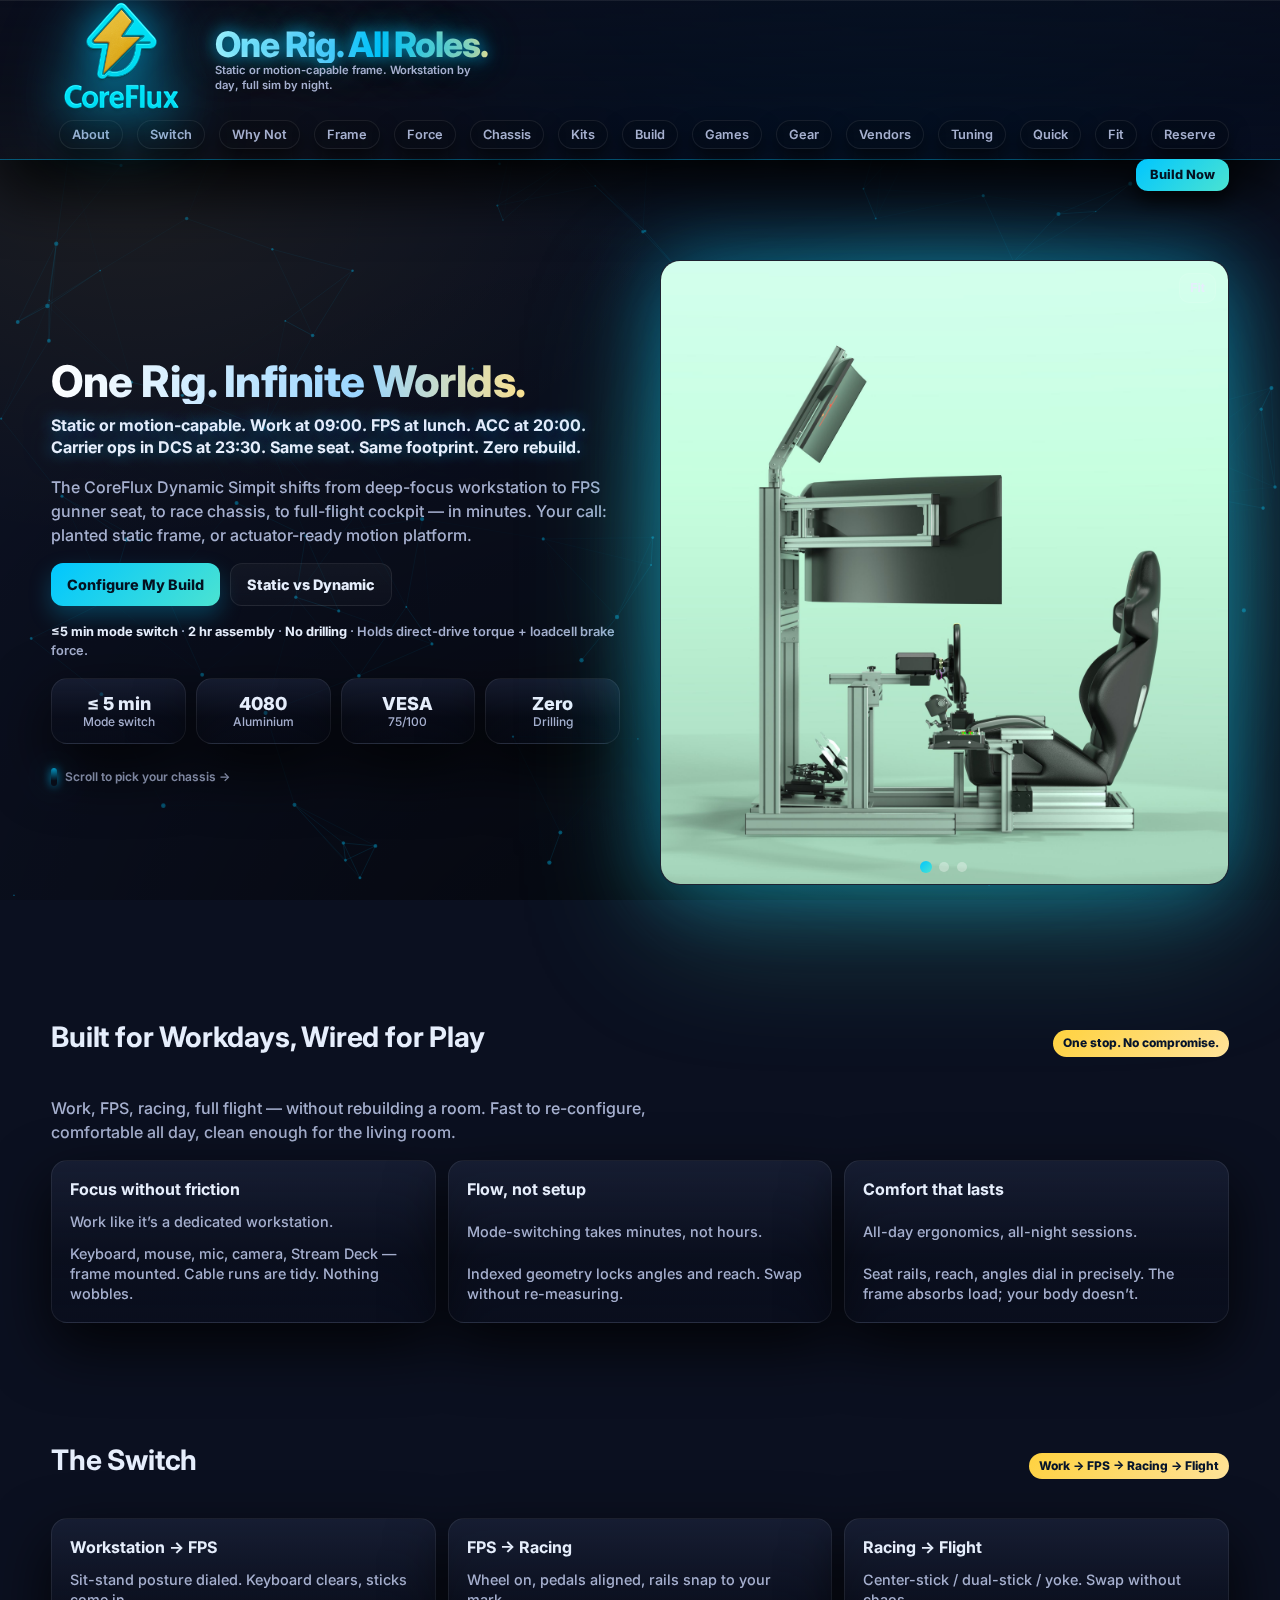
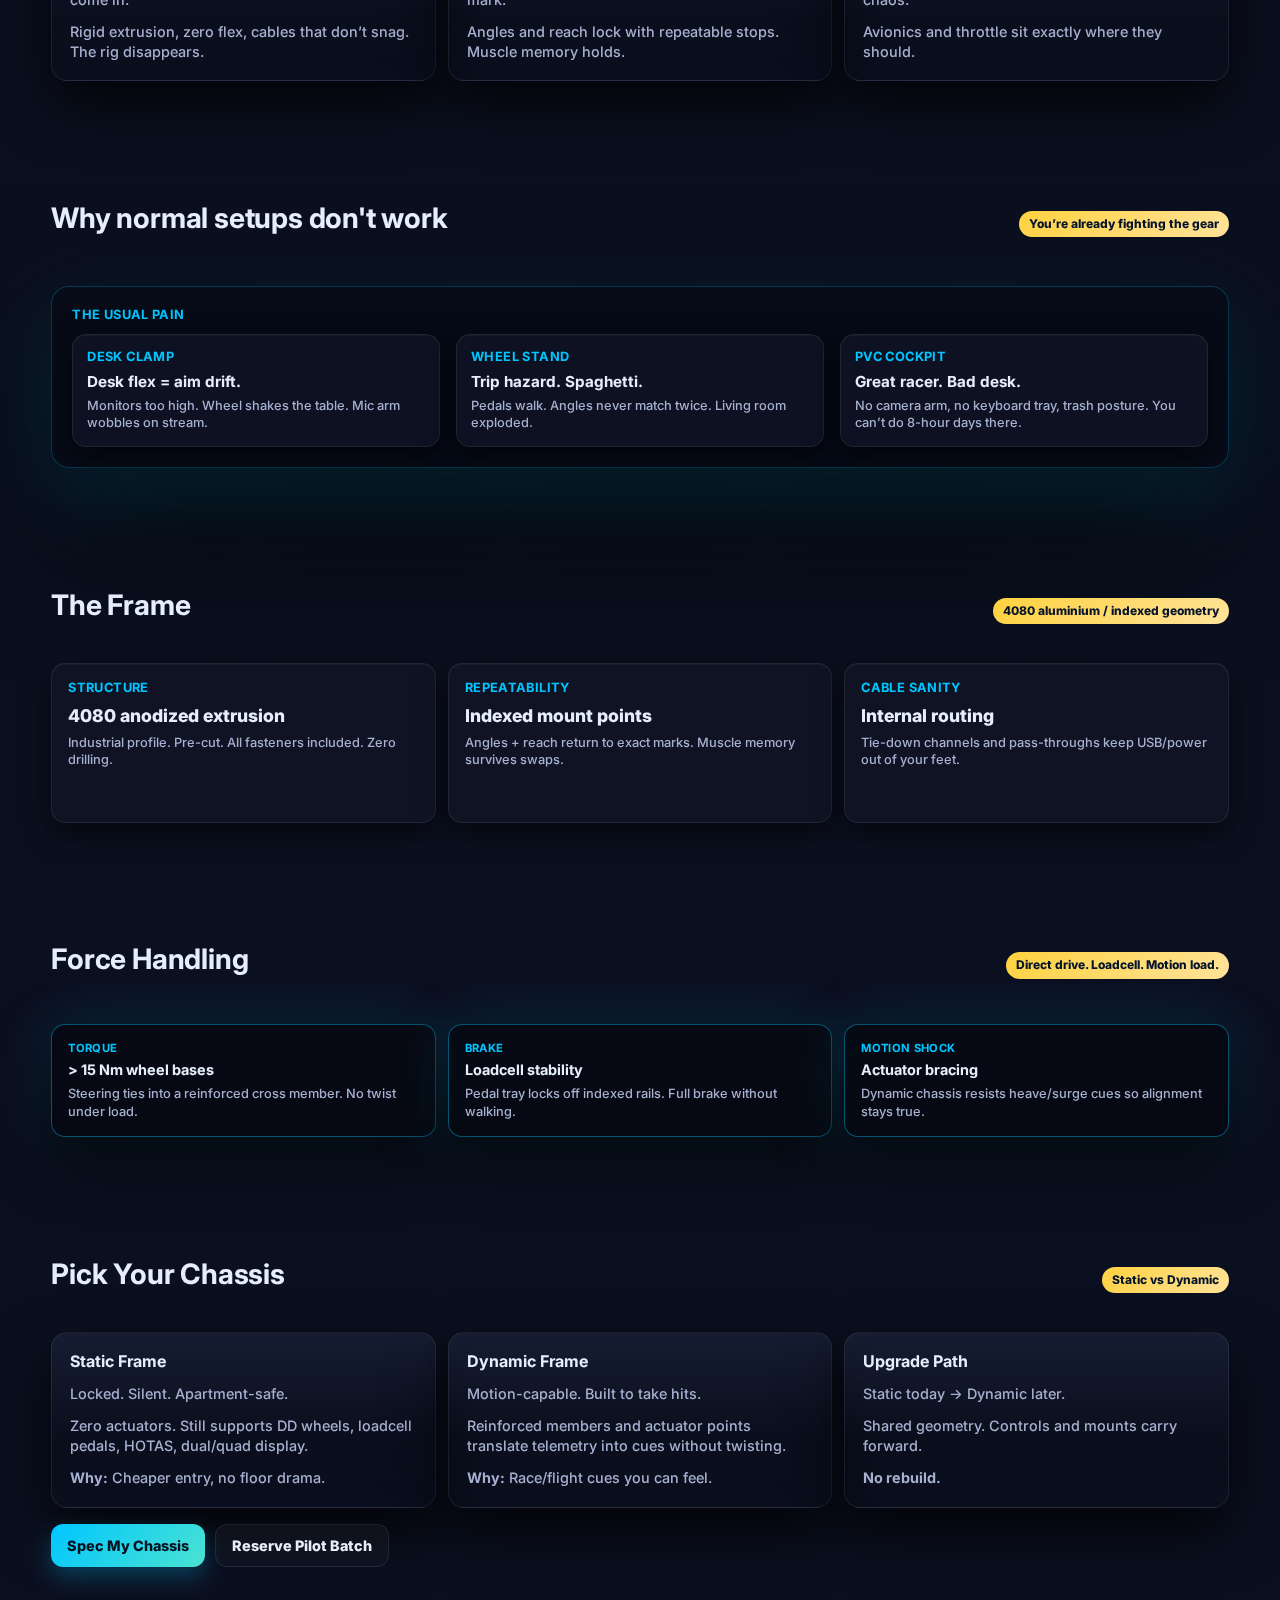
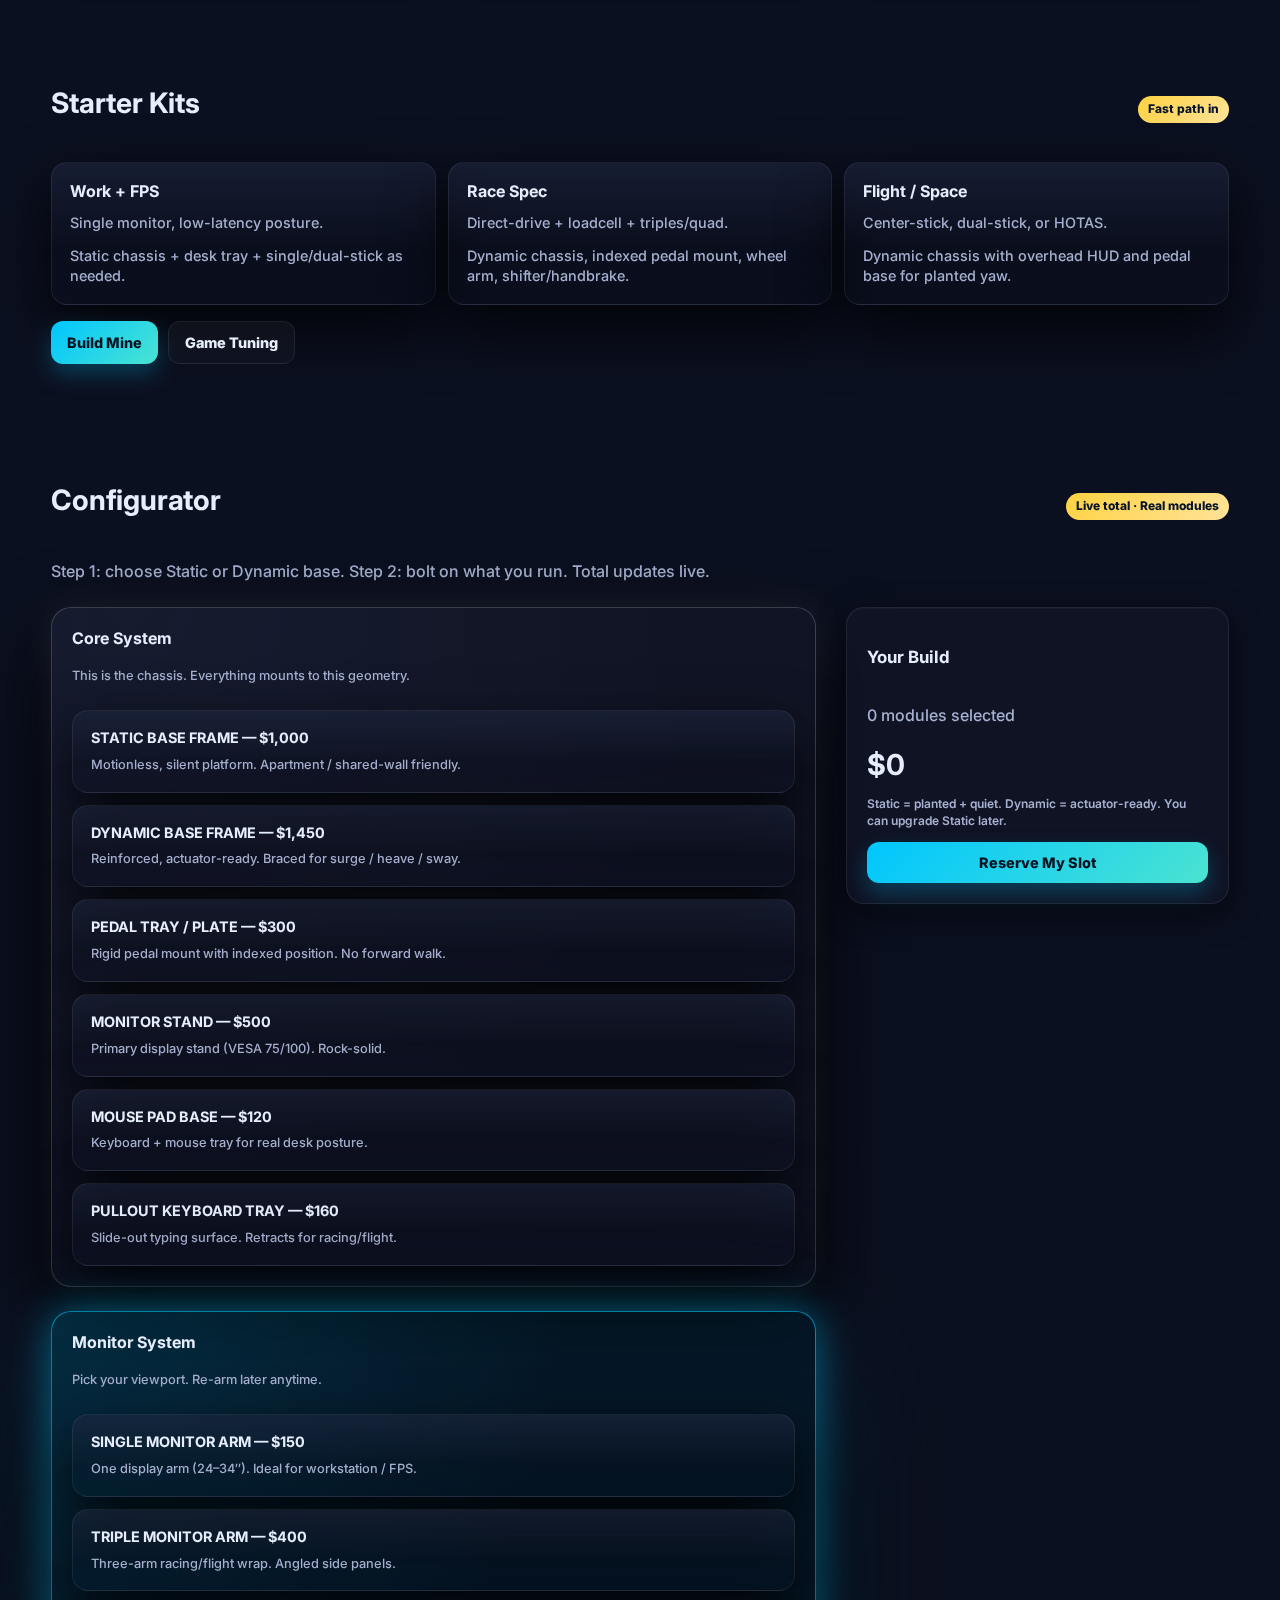
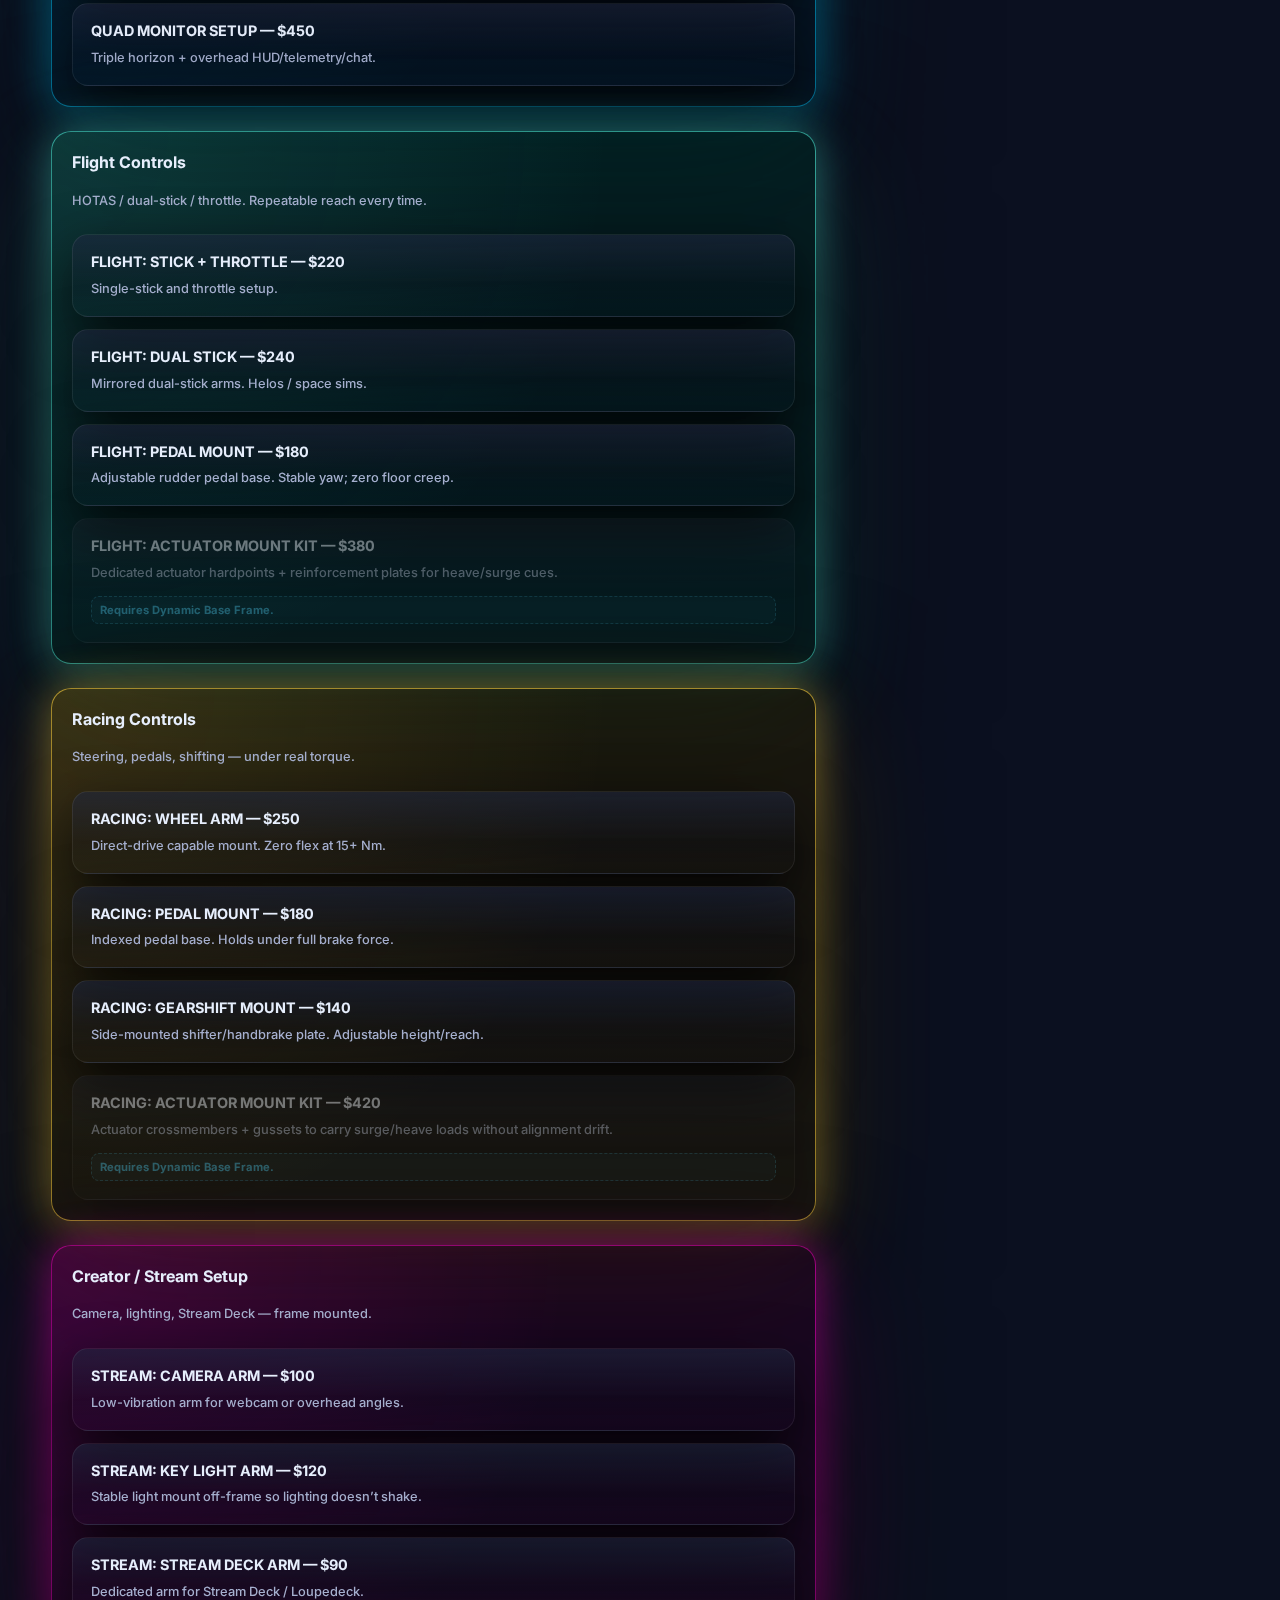
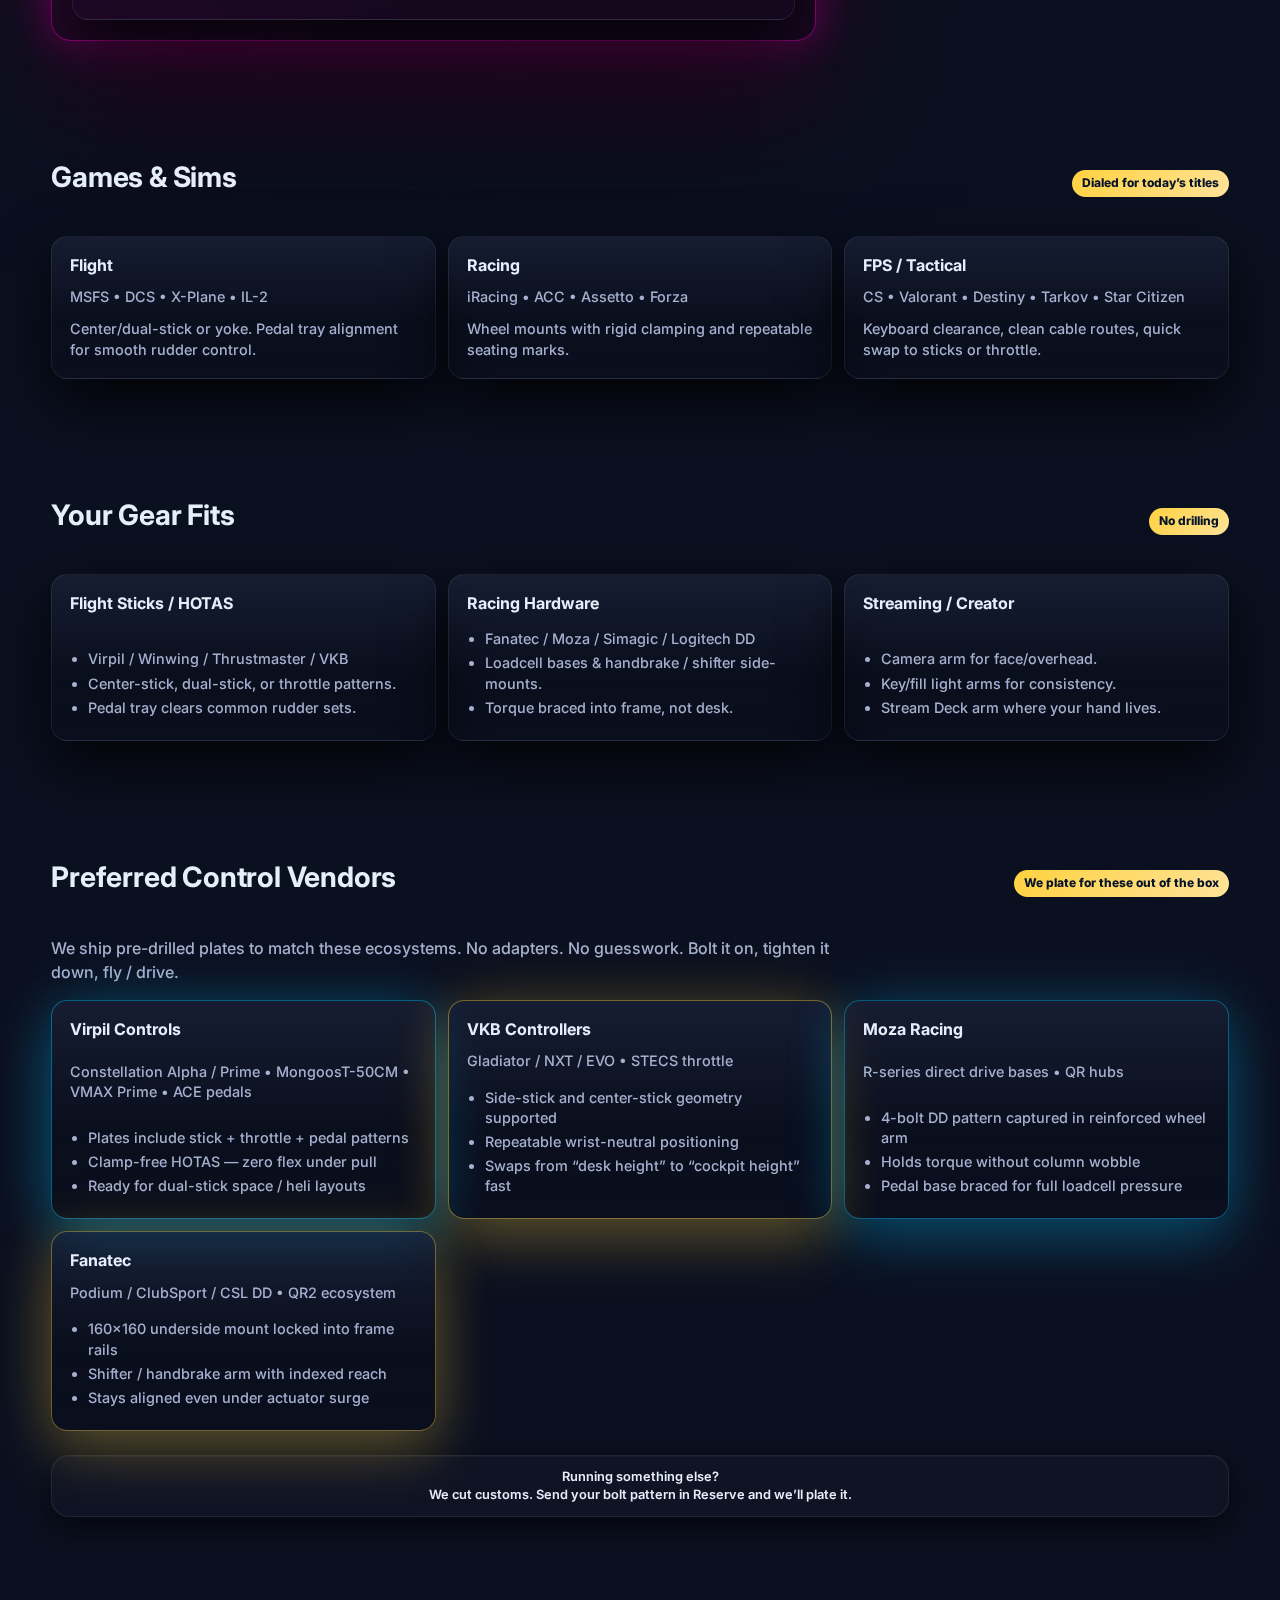
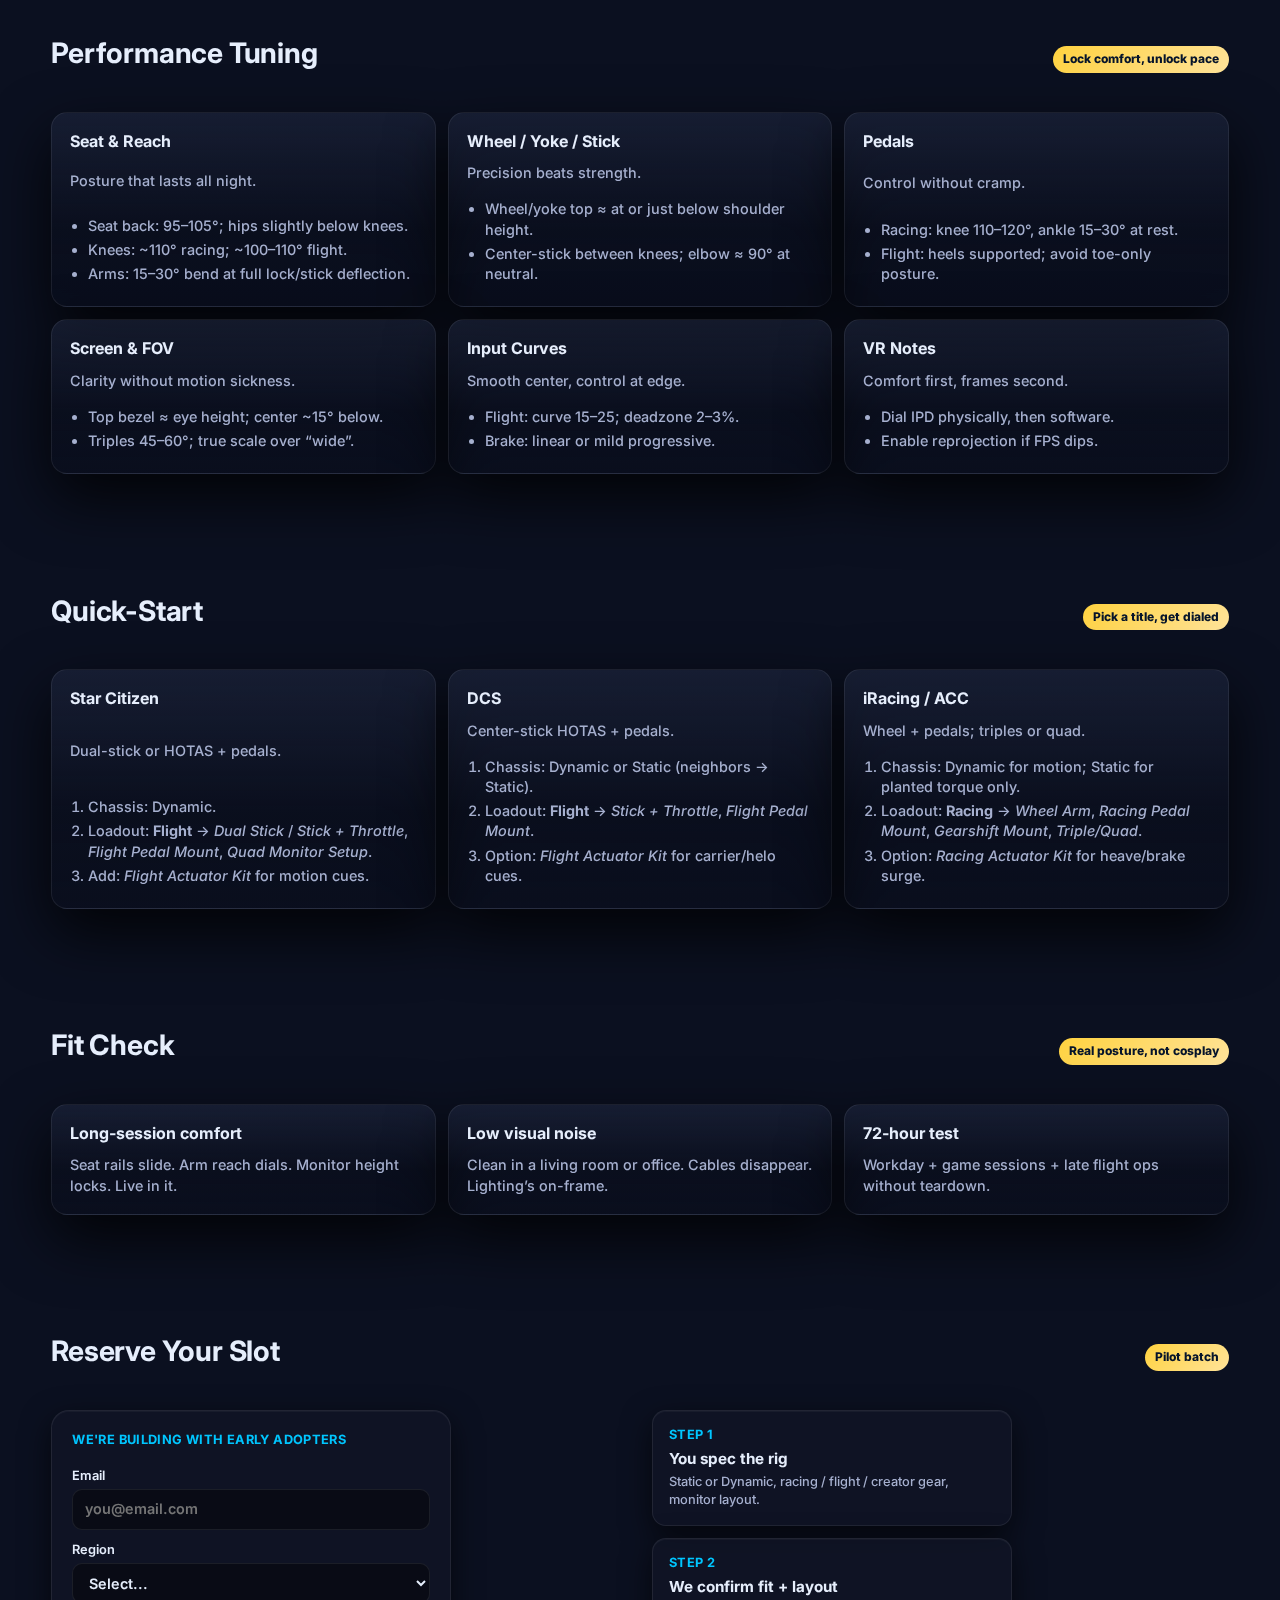
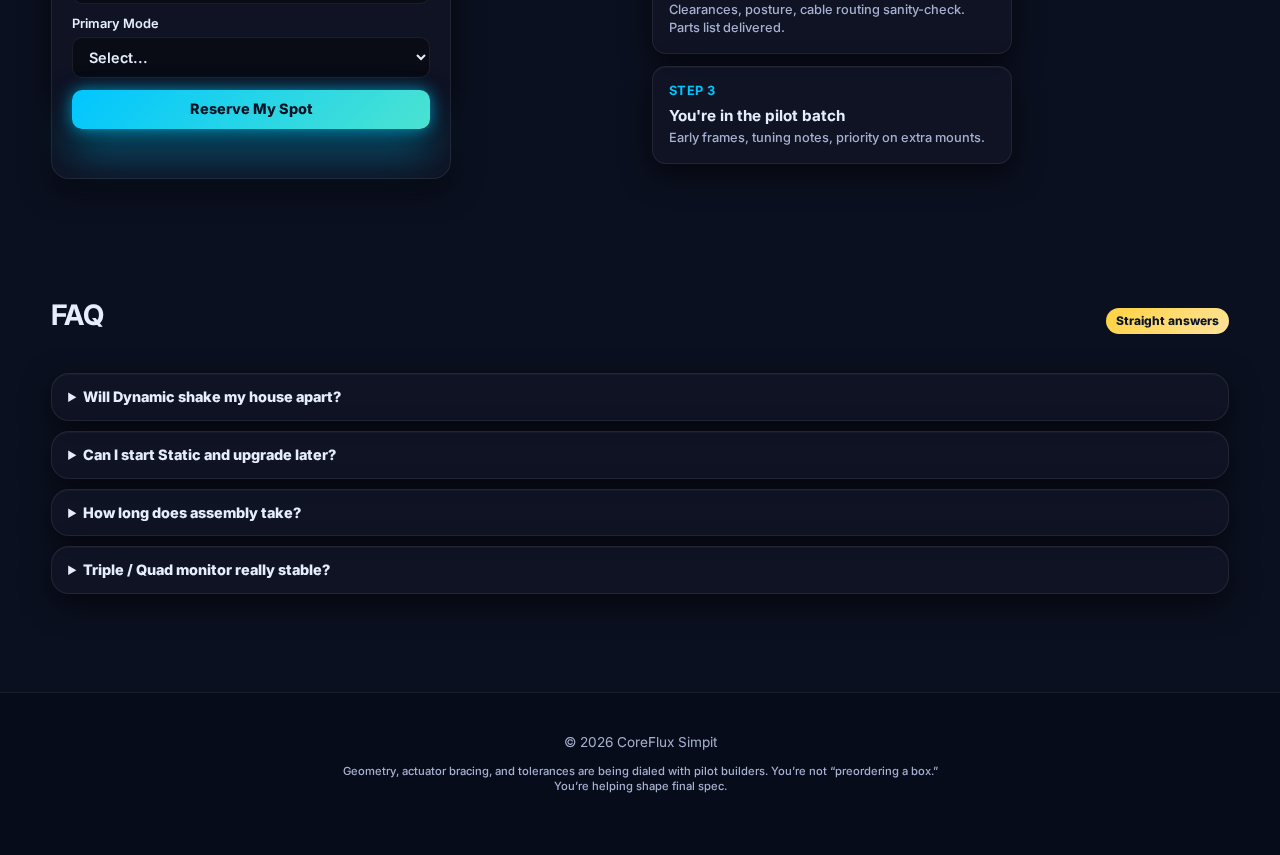
<file: index-best.html>
<!DOCTYPE html>
<html lang="en">
<head>
<meta charset="UTF-8" />
<meta name="viewport" content="width=device-width,initial-scale=1" />
<title>CoreFlux Simpit — One Rig. Infinite Worlds.</title>
<meta name="description" content="One Rig. All Roles. Transform in minutes from workstation to FPS, racing sim, or full-flight cockpit. Motion-capable or silent static. No drilling. Apartment safe." />
<link rel="icon" href="assets/images/coreflux-logo.png" />
<link rel="canonical" href="https://access-mark.github.io/CoreFlux-Simpits/" />
<meta property="og:type" content="website" />
<meta property="og:title" content="CoreFlux Simpit — One Rig. Infinite Worlds." />
<meta property="og:description" content="Transform in minutes from workstation to FPS, racing sim, or full-flight cockpit. Motion-capable or silent static. Precision aluminium. No drilling. Living-room ready." />
<meta property="og:image" content="assets/images/frame-left.png" />
<link href="https://fonts.googleapis.com/css2?family=Inter:wght@400;600;700;900&display=swap" rel="stylesheet">

<style>
/* ===== CoreFlux Simpit — v19 (auto-upgrade to Dynamic) ===== */

/* ---- Tokens ---- */
:root{
  --bg:#0b1020; --bg-2:#0a0f1e; --bg-3:#090e1a;
  --panel:#11131f; --panel-soft:#0f1526;
  --text:#e6eefc; --muted:#a6b0cf;
  --accent:#00c6ff; --accent-2:#ffd23f;
  --border:rgba(255,255,255,.08);

  --blur:14px;
  --shadow:0 10px 30px rgba(0,0,0,.6), inset 0 1px 0 rgba(255,255,255,.04);
  --shadow-soft:0 24px 60px rgba(0,0,0,.8);

  --radius-xl:24px; --radius-lg:18px; --radius-md:14px;
  --logo-h:54px; --nav-h:160px;

  --glow-cyan-main: rgba(0,198,255,.45);
  --glow-cyan-soft: rgba(0,198,255,0);
  --steel-grad:linear-gradient(180deg,rgba(30,38,62,.6) 0%,rgba(9,12,24,.3) 60%,rgba(4,6,16,.15) 100%);
}

/* ---- Base ---- */
*{box-sizing:border-box}
html,body{height:100%}
body{
  margin:0;
  font-family:Inter,system-ui,-apple-system,Segoe UI,Roboto,Helvetica,Arial;
  color:var(--text);
  background-color:var(--bg);
  background-image:
    radial-gradient(1000px 700px at 70% -10%, rgba(0,198,255,.10) 0%, transparent 60%),
    radial-gradient(900px 600px at 10% 20%, rgba(255,210,63,.07) 0%, transparent 60%),
    radial-gradient(circle at 50% 120%, rgba(0,0,0,.6) 0%, rgba(0,0,0,0) 70%);
  background-repeat:no-repeat;
  background-attachment:fixed;
  overflow-x:hidden;
  scroll-behavior:smooth;
}
a{color:inherit;text-decoration:none}
img{max-width:100%;display:block}
.wrap{width:min(1200px,92vw);margin:0 auto}
.lede{color:var(--muted);font-size:clamp(15px,1.25vw,18px);line-height:1.5;font-weight:500;max-width:680px}
section{padding:48px 0;position:relative;z-index:1}

/* Global AI particles canvas – fixed brightness */
#aiCanvas{
  position:fixed;inset:0;z-index:-1;pointer-events:none;
  opacity:.55;transition:none
}

/* NAV */
.nav{
  position:sticky; top:0; z-index:40; height:var(--nav-h);
  background:linear-gradient(to bottom, rgba(8,12,26,.8) 0%, rgba(5,8,20,.6) 60%, rgba(4,6,16,.4) 100%);
  backdrop-filter:saturate(140%) blur(var(--blur));
  border-bottom:1px solid rgba(0,198,255,.4);
  box-shadow:0 1px 0 rgba(255,255,255,.08) inset, 0 30px 60px rgba(0,0,0,.9);
}
.nav__inner{
  display:grid;
  grid-template-rows:1fr auto;
  height:100%;
  padding:0 0 14px
}
.nav__top{
  display:flex;
  align-items:center;
  min-height:120px;
  padding:8px 0;
  justify-content:space-between;
  gap:20px
}
.brand{
  display:flex;
  align-items:center;
  gap:24px;
  min-width:0
}
.brand__logo-img{
  height:140px;
  width:auto;
  max-height:140px;
  object-fit:contain;
  flex-shrink:0;
  display:block;
  image-rendering:auto;
  filter:drop-shadow(0 20px 40px rgba(0,198,255,.4))
         drop-shadow(0 0 20px rgba(0,198,255,.6))
}
.brand__text{
  display:flex;
  flex-direction:column;
  line-height:1.05
}
.brand__tagline{
  font-weight:800;
  font-size:2.2rem;
  line-height:1.05;
  letter-spacing:-.03em;
  white-space:nowrap;
  background:linear-gradient(90deg,#cfffff 0%,#7fd3ff 40%,#00c6ff 60%,#ffe189 100%);
  -webkit-background-clip:text;
  background-clip:text;
  color:transparent;
  text-shadow:0 0 16px rgba(0,198,255,.7),
              0 0 36px rgba(0,198,255,.45),
              0 0 60px rgba(255,210,63,.28)
}
.brand__sub{
  font-size:.7rem;
  line-height:1.4;
  font-weight:600;
  color:var(--muted);
  max-width:260px
}

/* nav links */
.nav__links-row{
  display:flex;
  justify-content:flex-end;
  flex-wrap:wrap;
  row-gap:10px;
  column-gap:14px;
  font-size:.8rem;
  line-height:1.2;
  padding:0 0 14px;
  margin-top:0
}
.chip{
  padding:6px 12px;
  border:1px solid var(--border);
  border-radius:999px;
  color:var(--muted);
  background:rgba(0,0,0,.2);
  font-weight:600;
  font-size:.8rem;
  line-height:1.2;
  transition:120ms ease;
  box-shadow:0 10px 20px rgba(0,0,0,.6)
}
.chip:hover{
  color:var(--text);
  border-color:rgba(0,198,255,.6);
  box-shadow:
    0 0 16px rgba(0,198,255,.8),
    0 0 48px rgba(0,198,255,.45),
    0 12px 24px rgba(0,198,255,.35);
  text-shadow:0 0 8px rgba(0,198,255,.8)
}
.cta{
  padding:8px 14px;
  border-radius:12px;
  background:linear-gradient(135deg,var(--accent),#4be3d1);
  color:#041221;
  font-weight:800;
  font-size:.8rem;
  line-height:1.2;
  border:none;
  cursor:pointer;
  box-shadow:0 10px 20px rgba(0,0,0,.8);
  transition:120ms ease
}
.cta:hover{
  box-shadow:
    0 0 16px rgba(0,198,255,.9),
    0 0 60px rgba(0,198,255,.55),
    0 24px 40px rgba(0,198,255,.4),
    0 10px 30px rgba(0,0,0,.9);
  text-shadow:0 0 8px rgba(0,0,0,.8)
}

/* sticky bottom CTA */
#stickyCTA{
  position:fixed;
  right:16px;
  bottom:16px;
  z-index:50;
  display:none;
  background:linear-gradient(135deg,var(--accent),#4be3d1);
  color:#041221;
  font-weight:800;
  font-size:.8rem;
  line-height:1.2;
  padding:12px 16px;
  border-radius:12px;
  box-shadow:
    0 0 16px rgba(0,198,255,.7),
    0 24px 40px rgba(0,198,255,.4),
    0 10px 30px rgba(0,0,0,.9);
  border:none;
  cursor:pointer
}

/* HERO */
.hero{
  position:relative;
  padding:100px 0 64px;
  display:grid;
  grid-template-columns:1fr 1fr;
  gap:40px;
  align-items:center
}
.h1{
  font-size:clamp(32px,3.4vw,56px);
  line-height:1.04;
  margin:0 0 10px;
  letter-spacing:-.5px;
  background:linear-gradient(90deg,#fff,#9ad6ff 55%,#ffe189 85%);
  -webkit-background-clip:text;
  color:transparent;
  font-weight:800
}
.hero__claim{
  font-size:1rem;
  font-weight:700;
  line-height:1.4;
  color:var(--text);
  text-shadow:0 0 16px rgba(0,198,255,.6),
              0 0 42px rgba(0,198,255,.35);
  max-width:640px;
  margin:0 0 16px
}
.hero__trustline{
  margin-top:16px;
  font-size:.8rem;
  line-height:1.5;
  font-weight:600;
  color:var(--muted);
  max-width:640px
}
.hero__trustline b{
  color:var(--text);
  font-weight:700
}

/* scroll hint */
.scrollhint{
  display:flex;
  align-items:center;
  gap:8px;
  margin-top:24px;
  font-size:.75rem;
  font-weight:600;
  color:var(--muted);
  line-height:1.2;
  user-select:none;
  opacity:.75
}
.scrollhint__dot{
  width:6px;
  height:18px;
  border-radius:3px;
  background:radial-gradient(circle at 50% 0%,rgba(0,198,255,1) 0%,rgba(0,198,255,0) 70%);
  box-shadow:0 0 10px rgba(0,198,255,.9),
             0 0 40px rgba(0,198,255,.5);
  animation:scrollpulse 1.8s infinite
}
@keyframes scrollpulse{
  0%{opacity:1;transform:translateY(0)}
  50%{opacity:.2;transform:translateY(6px)}
  100%{opacity:1;transform:translateY(0)}
}

/* Buttons */
.btn{
  display:inline-flex;
  align-items:center;
  gap:10px;
  padding:12px 16px;
  border-radius:12px;
  border:1px solid var(--border);
  font-weight:800;
  font-size:.9rem;
  line-height:1.2;
  cursor:pointer
}
.btn--primary,.btn.primary{
  background:linear-gradient(135deg,var(--accent),#4be3d1);
  color:#041221;
  border:none;
  box-shadow:0 10px 22px rgba(0,198,255,.25)
}
.btn--ghost,.btn.ghost{
  background:linear-gradient(180deg,rgba(255,255,255,.04),rgba(255,255,255,.02));
  color:var(--text)
}

/* Stats */
.statbar{
  display:grid;
  grid-template-columns:repeat(4,1fr);
  gap:10px;
  margin-top:18px
}
.stat{
  background:var(--steel-grad);
  border:1px solid var(--border);
  border-radius:16px;
  padding:14px;
  text-align:center;
  box-shadow:0 24px 60px rgba(0,0,0,.8)
}
.stat .v{
  font-weight:800;
  font-size:18px;
  line-height:1.2;
  color:var(--text)
}
.stat .k{
  color:var(--muted);
  font-size:12px;
  line-height:1.2;
  font-weight:500
}

/* HERO MOCK */
.mock-wrap{position:relative}
#mockGlow.mock-glow{
  position:absolute;
  inset:-60px;
  z-index:0;
  pointer-events:none;
  filter:blur(40px);
  background:radial-gradient(circle at var(--gx,50%) var(--gy,50%), var(--glow-cyan-main) 0%, rgba(75,227,209,.22) 35%, var(--glow-cyan-soft) 70%)
}
.mock{
  position:relative;
  border:1px solid var(--border);
  border-radius:20px;
  overflow:hidden;
  background:#0b1020;
  height:625px;
  max-height:640px;
  box-shadow:0 0 80px rgba(0,198,255,.45),
             0 40px 140px rgba(75,227,209,.28);
  z-index:1
}
.mock__slide{
  position:absolute;
  inset:0;
  width:100%;
  height:100%;
  object-fit:cover;
  opacity:0;
  transform:scale(1.03);
  transition:opacity 1s ease, transform 9s ease
}
.mock__slide.active{
  opacity:1;
  transform:scale(1.08)
}
.mock__nav{
  position:absolute;
  bottom:12px;
  left:50%;
  transform:translateX(-50%);
  display:flex;
  gap:8px;
  z-index:2
}
.dot{
  width:10px;
  height:10px;
  border-radius:50%;
  background:rgba(255,255,255,.32);
  cursor:pointer;
  transition:transform .2s,background .2s
}
.dot.active{
  background:linear-gradient(135deg,var(--accent),#4be3d1);
  transform:scale(1.2)
}
.mock__toggle{
  position:absolute;
  top:12px;
  right:12px;
  z-index:2;
  padding:7px 10px;
  border-radius:10px;
  border:1px solid var(--border);
  background:rgba(255,255,255,.06);
  backdrop-filter:blur(8px);
  font-weight:900;
  font-size:12px;
  line-height:1.2;
  color:var(--text);
  cursor:pointer
}
.mock.fit .mock__slide{
  object-fit:contain;
  transform:scale(1)!important;
  background:#0b1020
}

/* Sections / Panels */
.section__head{
  display:flex;
  align-items:baseline;
  justify-content:space-between;
  flex-wrap:wrap;
  gap:12px;
  margin-bottom:18px
}
.section__title{
  font-size:clamp(22px,2.2vw,34px);
  letter-spacing:-.2px;
  font-weight:700;
  color:var(--text)
}
.pill{
  font-size:12px;
  color:#06142b;
  background:linear-gradient(135deg,var(--accent-2),#ffe39a);
  border-radius:999px;
  padding:6px 10px;
  font-weight:800;
  line-height:1.2
}
.panel{
  background:rgba(17,22,38,.7);
  border:1px solid var(--border);
  border-radius:var(--radius-lg);
  box-shadow:var(--shadow);
  padding:12px 16px;
  line-height:1.5;
  color:var(--text);
  font-size:.9rem;
  font-weight:500
}

/* Cards / blocks */
.cards{
  display:grid;
  grid-template-columns:repeat(3,1fr);
  gap:12px
}
.card{
  padding:18px;
  border-radius:16px;
  border:1px solid var(--border);
  background:var(--steel-grad);
  box-shadow:var(--shadow-soft);
  display:flex;
  flex-direction:column;
  gap:12px;
  align-items:flex-start;
  justify-content:space-between;
  min-height:100%;
  color:var(--text)
}
.card h3{
  margin:0;
  font-weight:700;
  color:var(--text);
  line-height:1.3;
  font-size:1rem
}
.card p{
  margin:0;
  color:var(--muted);
  font-size:.9rem;
  line-height:1.4;
  font-weight:500
}
.card ul,.card ol{
  margin:0 0 0 18px;
  padding:0;
  color:var(--muted);
  font-size:.9rem;
  line-height:1.4;
  font-weight:500
}
.card li{margin:4px 0}

/* band / timeline */
.band{
  background:rgba(4,8,18,.6);
  border:1px solid rgba(0,198,255,.25);
  box-shadow:0 30px 80px rgba(0,198,255,.15),
             0 60px 160px rgba(0,0,0,.9);
  border-radius:var(--radius-lg);
  padding:20px;
  margin-top:28px
}
.band__title{
  font-size:.8rem;
  font-weight:700;
  color:var(--accent);
  text-transform:uppercase;
  letter-spacing:.03em;
  line-height:1.3;
  margin-bottom:10px
}
.timeline-row{
  display:grid;
  grid-template-columns:repeat(auto-fit,minmax(220px,1fr));
  gap:16px
}
.timeline-col{
  background:rgba(17,22,38,.7);
  border:1px solid var(--border);
  border-radius:14px;
  padding:14px;
  box-shadow:var(--shadow)
}
.timeline-time{
  font-size:.8rem;
  font-weight:700;
  color:var(--accent);
  text-transform:uppercase;
  letter-spacing:.03em;
  margin-bottom:6px;
  line-height:1.3
}
.timeline-headline{
  color:var(--text);
  font-weight:700;
  font-size:.95rem;
  line-height:1.4;
  margin-bottom:4px
}
.timeline-copy{
  color:var(--muted);
  font-size:.8rem;
  line-height:1.4;
  font-weight:500
}

/* spec grid */
.specgrid{
  display:grid;
  grid-template-columns:repeat(auto-fit,minmax(260px,1fr));
  gap:12px
}
.specbox{
  background:rgba(17,22,38,.7);
  border:1px solid var(--border);
  border-radius:14px;
  box-shadow:var(--shadow);
  padding:16px;
  min-height:160px;
  display:flex;
  flex-direction:column;
  justify-content:space-between
}
.specbox__head{
  font-size:.8rem;
  font-weight:700;
  color:var(--accent);
  text-transform:uppercase;
  letter-spacing:.03em;
  line-height:1.3;
  margin-bottom:8px
}
.specbox__metric{
  font-size:1.1rem;
  font-weight:800;
  line-height:1.3;
  color:var(--text);
  margin-bottom:6px
}
.specbox__desc{
  font-size:.8rem;
  line-height:1.4;
  font-weight:500;
  color:var(--muted)
}

/* proof strip */
.proof-strip{
  margin-top:24px;
  display:grid;
  grid-template-columns:repeat(auto-fit,minmax(240px,1fr));
  gap:12px
}
.proof-cell{
  background:rgba(0,0,0,.4);
  border:1px solid rgba(0,198,255,.4);
  border-radius:14px;
  box-shadow:0 24px 60px rgba(0,0,0,.8),
             0 0 60px rgba(0,198,255,.18);
  padding:16px;
  font-size:.8rem;
  line-height:1.4;
  font-weight:500;
  color:var(--text)
}
.proof-head{
  font-size:.7rem;
  font-weight:700;
  text-transform:uppercase;
  letter-spacing:.03em;
  color:var(--accent);
  margin-bottom:4px
}
.proof-metric{
  font-size:.9rem;
  font-weight:700;
  color:var(--text);
  margin-bottom:4px
}
.proof-desc{
  color:var(--muted);
  font-size:.8rem;
  line-height:1.4;
  font-weight:500
}

/* Reserve */
.reserve-card{
  display:grid;
  gap:12px;
  background:rgba(17,22,38,.7);
  border:1px solid var(--border);
  border-radius:var(--radius-lg);
  box-shadow:var(--shadow);
  padding:20px;
  max-width:400px
}
.reserve-introline{
  font-size:.8rem;
  font-weight:700;
  line-height:1.4;
  color:var(--accent);
  text-transform:uppercase;
  letter-spacing:.03em;
  margin-bottom:8px
}
.reserve-card label{
  font-size:.8rem;
  font-weight:600;
  color:var(--text);
  display:flex;
  flex-direction:column;
  gap:6px
}
.reserve-card input,
.reserve-card select,
.reserve-card button{
  border-radius:10px;
  border:1px solid var(--border);
  background:rgba(0,0,0,.4);
  color:var(--text);
  font-family:inherit;
  font-size:.9rem;
  line-height:1.3;
  padding:10px 12px;
  font-weight:600;
  outline:none
}
.reserve-card button{
  background:linear-gradient(135deg,var(--accent),#4be3d1);
  color:#041221;
  font-weight:800;
  cursor:pointer;
  border:none;
  box-shadow:
    0 0 16px rgba(0,198,255,.7),
    0 24px 40px rgba(0,198,255,.4),
    0 10px 30px rgba(0,0,0,.9)
}
.reserve-steps{
  display:grid;
  gap:12px;
  max-width:360px
}
.stepbox{
  background:rgba(17,22,38,.7);
  border:1px solid var(--border);
  border-radius:14px;
  box-shadow:var(--shadow);
  padding:16px
}
.stepbox__num{
  font-size:.8rem;
  font-weight:700;
  color:var(--accent);
  text-transform:uppercase;
  letter-spacing:.03em;
  line-height:1.3;
  margin-bottom:6px
}
.stepbox__title{
  font-size:.95rem;
  line-height:1.3;
  font-weight:700;
  color:var(--text);
  margin-bottom:4px
}
.stepbox__copy{
  font-size:.8rem;
  line-height:1.4;
  color:var(--muted);
  font-weight:500
}

/* proof list */
.proof-list{
  list-style:none;
  padding:0;
  margin:24px auto 0;
  max-width:700px;
  display:grid;
  gap:12px
}
.proof-item{
  background:rgba(17,22,38,.7);
  border:1px solid var(--border);
  border-radius:12px;
  box-shadow:var(--shadow);
  padding:14px 16px;
  text-align:left;
  font-size:.9rem;
  line-height:1.4;
  color:var(--text);
  font-weight:500
}
.proof-item strong{
  display:block;
  font-size:.8rem;
  font-weight:700;
  color:var(--accent);
  margin-bottom:4px;
  text-transform:uppercase;
  letter-spacing:.03em
}

/* ================= CONFIGURATOR ================= */

#moduleList{
  display:grid;
  gap:24px;
  align-content:start
}

/* section labels */
.group-head{
  display:flex;
  flex-direction:column;
  gap:6px
}
.group-head h3{
  margin:0;
  font-size:1rem;
  font-weight:700;
  line-height:1.3;
  color:var(--text)
}
.group-head .lede{
  font-size:.8rem;
  line-height:1.4;
  max-width:none
}

/* group shells */
.config-group{
  border-radius:20px;
  padding:20px;
  background:rgba(10,14,30,.6);
  box-shadow:0 30px 80px rgba(0,0,0,.8);
  border:1px solid var(--border);
  display:grid;
  gap:12px;
  position:relative
}
.config-group--core{
  background:
    radial-gradient(circle at 10% 0%,rgba(90,110,170,.08) 0%,rgba(0,0,0,0) 60%),
    rgba(20,24,40,.6);
  border:1px solid rgba(255,255,255,.18);
  box-shadow:
    0 0 30px rgba(255,255,255,.08),
    0 30px 80px rgba(0,0,0,.9)
}
.config-group--monitor{
  background:
    radial-gradient(circle at 0% 0%,rgba(0,198,255,.12) 0%,rgba(0,0,0,0) 60%),
    rgba(0,30,45,.55);
  border:1px solid rgba(0,198,255,.6);
  box-shadow:
    0 0 40px rgba(0,198,255,.45),
    0 40px 120px rgba(0,198,255,.16),
    0 60px 160px rgba(0,0,0,.9)
}
.config-group--flight{
  background:
    radial-gradient(circle at 0% 0%,rgba(75,227,209,.14) 0%,rgba(0,0,0,0) 60%),
    rgba(0,40,35,.55);
  border:1px solid rgba(75,227,209,.6);
  box-shadow:
    0 0 40px rgba(75,227,209,.4),
    0 40px 120px rgba(75,227,209,.18),
    0 60px 160px rgba(0,0,0,.9)
}
.config-group--racing{
  background:
    radial-gradient(circle at 0% 0%,rgba(255,210,63,.14) 0%,rgba(0,0,0,0) 60%),
    rgba(40,30,0,.5);
  border:1px solid rgba(255,210,63,.6);
  box-shadow:
    0 0 40px rgba(255,210,63,.4),
    0 40px 120px rgba(255,210,63,.16),
    0 60px 160px rgba(0,0,0,.9)
}
.config-group--stream{
  background:
    radial-gradient(circle at 0% 0%,rgba(255,0,200,.16) 0%,rgba(0,0,0,0) 60%),
    rgba(40,0,35,.5);
  border:1px solid rgba(255,0,200,.5);
  box-shadow:
    0 0 40px rgba(255,0,200,.4),
    0 40px 120px rgba(255,0,200,.18),
    0 60px 160px rgba(0,0,0,.9)
}

/* choice cards */
.config-card{
  padding:18px;
  border-radius:16px;
  border:1px solid var(--border);
  background:var(--steel-grad);
  box-shadow:var(--shadow-soft);
  cursor:pointer;
  display:flex;
  flex-direction:column;
  gap:8px;
  color:var(--text);
  position:relative
}
.config-card strong{
  font-size:.9rem;
  font-weight:700;
  line-height:1.3;
  color:var(--text);
  display:block
}
.config-card p{
  margin:0;
  color:var(--muted);
  font-size:.8rem;
  line-height:1.4;
  font-weight:500
}
.config-card input{display:none}

/* motion requirement lock */
.requires-dynamic.locked{
  opacity:.45;
  filter:saturate(70%) grayscale(20%)
}
.req-note{
  display:none;
  margin-top:6px;
  font-size:.7rem;
  font-weight:700;
  color:var(--accent);
  background:rgba(0,198,255,.08);
  border:1px dashed rgba(0,198,255,.4);
  padding:6px 8px;
  border-radius:8px
}
.requires-dynamic.locked .req-note{display:block}

/* summary */
aside.panel{
  position:sticky;
  top:100px;
  padding:20px
}

/* Footer */
footer{
  padding:40px 0 60px;
  color:var(--muted);
  border-top:1px solid var(--border);
  background:rgba(6,10,24,.55);
  margin-top:40px;
  font-size:.85rem;
  line-height:1.4;
  text-align:center
}
.footer-note{
  font-size:.7rem;
  line-height:1.4;
  color:var(--muted);
  max-width:600px;
  margin:12px auto 0;
  font-weight:500
}

/* Responsive */
@media (max-width:1080px){
  .hero{grid-template-columns:1fr}
  .mock{height:480px}
}
@media (max-width:980px){
  .statbar{grid-template-columns:repeat(2,1fr)}
  .cards{grid-template-columns:1fr}
  .timeline-row{grid-template-columns:1fr 1fr}
  :root{--logo-h:46px}
  .brand{gap:16px}
  .brand__logo-img{height:110px;max-height:110px}
  .brand__tagline{font-size:1.8rem;line-height:1.1;white-space:nowrap}
  .brand__sub{font-size:.7rem;max-width:240px}
  .nav__links-row{justify-content:flex-start;column-gap:10px;font-size:.75rem}
  .chip{padding:6px 10px;font-size:.75rem}
  .cta{padding:8px 12px;font-size:.75rem}
}
@media (max-width:520px){
  .brand{flex-direction:column;align-items:flex-start;gap:8px}
  .brand__logo-img{height:90px;max-height:90px}
  .brand__tagline{font-size:1.4rem;line-height:1.15;white-space:normal}
  .brand__sub{font-size:.7rem;max-width:260px}
  .nav__links-row{justify-content:flex-start;column-gap:8px}
  :root{--logo-h:40px}
}
</style>
</head>

<body>
<canvas id="aiCanvas"></canvas>

<button id="stickyCTA" onclick="document.querySelector('#configurator').scrollIntoView({behavior:'smooth'})">Build Now</button>

<nav class="nav" aria-label="Primary">
  <div class="wrap nav__inner">
    <div class="nav__top">
      <div class="brand" aria-label="CoreFlux">
        <img class="brand__logo-img" src="assets/images/coreflux-logo.png" alt="CoreFlux logo">
        <div class="brand__text">
          <span class="brand__tagline">One Rig. All Roles.</span>
          <span class="brand__sub">Static or motion-capable frame. Workstation by day, full sim by night.</span>
        </div>
      </div>
    </div>

    <div class="nav__links-row">
      <a class="chip" href="#prologue">About</a>
      <a class="chip" href="#story">Switch</a>
      <a class="chip" href="#frame-pre">Why&nbsp;Not</a>
      <a class="chip" href="#frame">Frame</a>
      <a class="chip" href="#force">Force</a>
      <a class="chip" href="#chassis">Chassis</a>
      <a class="chip" href="#kits">Kits</a>
      <a class="chip" href="#configurator">Build</a>
      <a class="chip" href="#games">Games</a>
      <a class="chip" href="#compat">Gear</a>
      <a class="chip" href="#vendors">Vendors</a>
      <a class="chip" href="#tuning">Tuning</a>
      <a class="chip" href="#quickstart">Quick</a>
      <a class="chip" href="#fit">Fit</a>
      <a class="chip" href="#reserve">Reserve</a>
      <a class="cta"  href="#configurator">Build Now</a>
    </div>
  </div>
</nav>

<!-- HERO -->
<section class="hero wrap">
  <div>
    <h1 class="h1">One Rig. Infinite Worlds.</h1>
    <p class="hero__claim">Static or motion-capable. Work at 09:00. FPS at lunch. ACC at 20:00. Carrier ops in DCS at 23:30. Same seat. Same footprint. Zero rebuild.</p>
    <p class="lede">The CoreFlux Dynamic Simpit shifts from deep-focus workstation to FPS gunner seat, to race chassis, to full-flight cockpit — in minutes. Your call: planted static frame, or actuator-ready motion platform.</p>
    <div style="display:flex;gap:10px;flex-wrap:wrap;margin-top:10px">
      <a href="#configurator" class="btn btn--primary">Configure My Build</a>
      <a href="#chassis" class="btn btn--ghost">Static vs Dynamic</a>
    </div>
    <div class="hero__trustline"><b>≤5 min mode switch</b> · <b>2 hr assembly</b> · <b>No drilling</b> · Holds direct-drive torque + loadcell brake force.</div>
    <div class="statbar">
      <div class="stat"><div class="v">≤ 5 min</div><div class="k">Mode switch</div></div>
      <div class="stat"><div class="v">4080</div><div class="k">Aluminium</div></div>
      <div class="stat"><div class="v">VESA</div><div class="k">75/100</div></div>
      <div class="stat"><div class="v">Zero</div><div class="k">Drilling</div></div>
    </div>
    <div class="scrollhint"><div class="scrollhint__dot"></div><div>Scroll to pick your chassis →</div></div>
  </div>

  <div class="mock-wrap">
    <div class="mock-glow" id="mockGlow"></div>
    <div class="mock" id="mock" aria-label="Rig views">
      <button class="mock__toggle" id="fitToggle" type="button" aria-pressed="false">Fit</button>
      <img class="mock__slide active" src="assets/images/frame-left.png"  alt="Rig — left view">
      <img class="mock__slide" src="assets/images/frame-right.png" alt="Rig — right view">
      <img class="mock__slide" src="assets/images/top-view.png" alt="Rig — top view">
      <div class="mock__nav" role="tablist" aria-label="Rig images">
        <span class="dot active" role="tab" aria-selected="true" aria-label="Left view"></span>
        <span class="dot" role="tab" aria-selected="false" aria-label="Right view"></span>
        <span class="dot" role="tab" aria-selected="false" aria-label="Top view"></span>
      </div>
    </div>
  </div>
</section>

<!-- PROLOGUE -->
<section id="prologue" class="wrap">
  <div class="section__head">
    <h2 class="section__title">Built for Workdays, Wired for Play</h2>
    <span class="pill">One stop. No compromise.</span>
  </div>
  <p class="lede">
    Work, FPS, racing, full flight — without rebuilding a room. Fast to re-configure, comfortable all day, clean enough for the living room.
  </p>
  <div class="cards" style="margin-top:16px">
    <article class="card">
      <h3>Focus without friction</h3>
      <p class="lede">Work like it’s a dedicated workstation.</p>
      <p>Keyboard, mouse, mic, camera, Stream Deck — frame mounted. Cable runs are tidy. Nothing wobbles.</p>
    </article>
    <article class="card">
      <h3>Flow, not setup</h3>
      <p class="lede">Mode-switching takes minutes, not hours.</p>
      <p>Indexed geometry locks angles and reach. Swap without re-measuring.</p>
    </article>
    <article class="card">
      <h3>Comfort that lasts</h3>
      <p class="lede">All-day ergonomics, all-night sessions.</p>
      <p>Seat rails, reach, angles dial in precisely. The frame absorbs load; your body doesn’t.</p>
    </article>
  </div>
</section>

<!-- SWITCH STORY -->
<section id="story" class="wrap">
  <div class="section__head">
    <h2 class="section__title">The Switch</h2>
    <span class="pill">Work → FPS → Racing → Flight</span>
  </div>
  <div class="cards">
    <article class="card">
      <h3>Workstation → FPS</h3>
      <p class="lede">Sit-stand posture dialed. Keyboard clears, sticks come in.</p>
      <p>Rigid extrusion, zero flex, cables that don’t snag. The rig disappears.</p>
    </article>
    <article class="card">
      <h3>FPS → Racing</h3>
      <p class="lede">Wheel on, pedals aligned, rails snap to your mark.</p>
      <p>Angles and reach lock with repeatable stops. Muscle memory holds.</p>
    </article>
    <article class="card">
      <h3>Racing → Flight</h3>
      <p class="lede">Center-stick / dual-stick / yoke. Swap without chaos.</p>
      <p>Avionics and throttle sit exactly where they should.</p>
    </article>
  </div>
</section>

<!-- WHY NOT -->
<section id="frame-pre" class="wrap">
  <div class="section__head">
    <h2 class="section__title">Why normal setups don't work</h2>
    <span class="pill">You’re already fighting the gear</span>
  </div>
  <div class="band">
    <div class="band__title">The usual pain</div>
    <div class="timeline-row">
      <div class="timeline-col">
        <div class="timeline-time">Desk Clamp</div>
        <div class="timeline-headline">Desk flex = aim drift.</div>
        <div class="timeline-copy">Monitors too high. Wheel shakes the table. Mic arm wobbles on stream.</div>
      </div>
      <div class="timeline-col">
        <div class="timeline-time">Wheel Stand</div>
        <div class="timeline-headline">Trip hazard. Spaghetti.</div>
        <div class="timeline-copy">Pedals walk. Angles never match twice. Living room exploded.</div>
      </div>
      <div class="timeline-col">
        <div class="timeline-time">PVC Cockpit</div>
        <div class="timeline-headline">Great racer. Bad desk.</div>
        <div class="timeline-copy">No camera arm, no keyboard tray, trash posture. You can’t do 8-hour days there.</div>
      </div>
    </div>
  </div>
</section>

<!-- FRAME -->
<section id="frame" class="wrap">
  <div class="section__head">
    <h2 class="section__title">The Frame</h2>
    <span class="pill">4080 aluminium / indexed geometry</span>
  </div>
  <div class="specgrid">
    <div class="specbox">
      <div>
        <div class="specbox__head">Structure</div>
        <div class="specbox__metric">4080 anodized extrusion</div>
        <div class="specbox__desc">Industrial profile. Pre-cut. All fasteners included. Zero drilling.</div>
      </div>
    </div>
    <div class="specbox">
      <div>
        <div class="specbox__head">Repeatability</div>
        <div class="specbox__metric">Indexed mount points</div>
        <div class="specbox__desc">Angles + reach return to exact marks. Muscle memory survives swaps.</div>
      </div>
    </div>
    <div class="specbox">
      <div>
        <div class="specbox__head">Cable sanity</div>
        <div class="specbox__metric">Internal routing</div>
        <div class="specbox__desc">Tie-down channels and pass-throughs keep USB/power out of your feet.</div>
      </div>
    </div>
  </div>
</section>

<!-- FORCE -->
<section id="force" class="wrap">
  <div class="section__head">
    <h2 class="section__title">Force Handling</h2>
    <span class="pill">Direct drive. Loadcell. Motion load.</span>
  </div>
  <div class="proof-strip">
    <div class="proof-cell">
      <div class="proof-head">Torque</div>
      <div class="proof-metric">> 15 Nm wheel bases</div>
      <div class="proof-desc">Steering ties into a reinforced cross member. No twist under load.</div>
    </div>
    <div class="proof-cell">
      <div class="proof-head">Brake</div>
      <div class="proof-metric">Loadcell stability</div>
      <div class="proof-desc">Pedal tray locks off indexed rails. Full brake without walking.</div>
    </div>
    <div class="proof-cell">
      <div class="proof-head">Motion Shock</div>
      <div class="proof-metric">Actuator bracing</div>
      <div class="proof-desc">Dynamic chassis resists heave/surge cues so alignment stays true.</div>
    </div>
  </div>
</section>

<!-- CHASSIS -->
<section id="chassis" class="wrap">
  <div class="section__head">
    <h2 class="section__title">Pick Your Chassis</h2>
    <span class="pill">Static vs Dynamic</span>
  </div>
  <div class="cards" style="margin-top:14px">
    <article class="card">
      <h3>Static Frame</h3>
      <p class="lede">Locked. Silent. Apartment-safe.</p>
      <p>Zero actuators. Still supports DD wheels, loadcell pedals, HOTAS, dual/quad display.</p>
      <p><strong>Why:</strong> Cheaper entry, no floor drama.</p>
    </article>
    <article class="card">
      <h3>Dynamic Frame</h3>
      <p class="lede">Motion-capable. Built to take hits.</p>
      <p>Reinforced members and actuator points translate telemetry into cues without twisting.</p>
      <p><strong>Why:</strong> Race/flight cues you can feel.</p>
    </article>
    <article class="card">
      <h3>Upgrade Path</h3>
      <p class="lede">Static today → Dynamic later.</p>
      <p>Shared geometry. Controls and mounts carry forward.</p>
      <p><strong>No rebuild.</strong></p>
    </article>
  </div>
  <div style="display:flex;gap:10px;flex-wrap:wrap;margin-top:16px">
    <a href="#configurator" class="btn btn--primary">Spec My Chassis</a>
    <a href="#reserve" class="btn btn--ghost">Reserve Pilot Batch</a>
  </div>
</section>

<!-- KITS -->
<section id="kits" class="wrap">
  <div class="section__head">
    <h2 class="section__title">Starter Kits</h2>
    <span class="pill">Fast path in</span>
  </div>
  <div class="cards">
    <article class="card">
      <h3>Work + FPS</h3>
      <p class="lede">Single monitor, low-latency posture.</p>
      <p>Static chassis + desk tray + single/dual-stick as needed.</p>
    </article>
    <article class="card">
      <h3>Race Spec</h3>
      <p class="lede">Direct-drive + loadcell + triples/quad.</p>
      <p>Dynamic chassis, indexed pedal mount, wheel arm, shifter/handbrake.</p>
    </article>
    <article class="card">
      <h3>Flight / Space</h3>
      <p class="lede">Center-stick, dual-stick, or HOTAS.</p>
      <p>Dynamic chassis with overhead HUD and pedal base for planted yaw.</p>
    </article>
  </div>
  <div style="display:flex;gap:10px;flex-wrap:wrap;margin-top:16px">
    <a href="#configurator" class="btn btn--primary">Build Mine</a>
    <a href="#quickstart" class="btn btn--ghost">Game Tuning</a>
  </div>
</section>

<!-- CONFIGURATOR -->
<section id="configurator" class="wrap">
  <div class="section__head">
    <h2 class="section__title">Configurator</h2>
    <span class="pill">Live total · Real modules</span>
  </div>
  <p class="lede">Step 1: choose Static or Dynamic base. Step 2: bolt on what you run. Total updates live.</p>

  <div style="display:grid;grid-template-columns:2fr 1fr;gap:30px;align-items:start;margin-top:24px">
    <!-- LEFT -->
    <div id="moduleList">

      <!-- CORE SYSTEM -->
      <div class="config-group config-group--core">
        <div class="group-head" style="grid-column:1/-1">
          <h3>Core System</h3>
          <p class="lede">This is the chassis. Everything mounts to this geometry.</p>
        </div>

        <label class="config-card" data-group="baseframe" data-key="base-static">
          <input type="radio" name="baseframe" data-price="1000" data-label="STATIC BASE FRAME">
          <strong>STATIC BASE FRAME — $1,000</strong>
          <p>Motionless, silent platform. Apartment / shared-wall friendly.</p>
        </label>

        <label class="config-card" data-group="baseframe" data-key="base-dynamic">
          <input type="radio" name="baseframe" data-price="1450" data-label="DYNAMIC BASE FRAME">
          <strong>DYNAMIC BASE FRAME — $1,450</strong>
          <p>Reinforced, actuator-ready. Braced for surge / heave / sway.</p>
        </label>

        <label class="config-card" data-key="pedaltray">
          <input type="checkbox" data-price="300" data-label="PEDAL TRAY / PLATE">
          <strong>PEDAL TRAY / PLATE — $300</strong>
          <p>Rigid pedal mount with indexed position. No forward walk.</p>
        </label>

        <label class="config-card" data-key="stand">
          <input type="checkbox" data-price="500" data-label="MONITOR STAND">
          <strong>MONITOR STAND — $500</strong>
          <p>Primary display stand (VESA 75/100). Rock-solid.</p>
        </label>

        <label class="config-card" data-key="deskpad">
          <input type="checkbox" data-price="120" data-label="MOUSE PAD BASE">
          <strong>MOUSE PAD BASE — $120</strong>
          <p>Keyboard + mouse tray for real desk posture.</p>
        </label>

        <label class="config-card" data-key="pulloutkb">
          <input type="checkbox" data-price="160" data-label="PULLOUT KEYBOARD TRAY">
          <strong>PULLOUT KEYBOARD TRAY — $160</strong>
          <p>Slide-out typing surface. Retracts for racing/flight.</p>
        </label>
      </div>

      <!-- MONITOR SYSTEM -->
      <div class="config-group config-group--monitor">
        <div class="group-head" style="grid-column:1/-1">
          <h3>Monitor System</h3>
          <p class="lede">Pick your viewport. Re-arm later anytime.</p>
        </div>

        <label class="config-card" data-group="monitor" data-key="single">
          <input type="radio" name="monitor" data-price="150" data-label="SINGLE MONITOR ARM">
          <strong>SINGLE MONITOR ARM — $150</strong>
          <p>One display arm (24–34″). Ideal for workstation / FPS.</p>
        </label>

        <label class="config-card" data-group="monitor" data-key="triple">
          <input type="radio" name="monitor" data-price="400" data-label="TRIPLE MONITOR ARM">
          <strong>TRIPLE MONITOR ARM — $400</strong>
          <p>Three-arm racing/flight wrap. Angled side panels.</p>
        </label>

        <label class="config-card" data-group="monitor" data-key="quad">
          <input type="radio" name="monitor" data-price="450" data-label="QUAD MONITOR SETUP">
          <strong>QUAD MONITOR SETUP — $450</strong>
          <p>Triple horizon + overhead HUD/telemetry/chat.</p>
        </label>
      </div>

      <!-- FLIGHT CONTROLS -->
      <div class="config-group config-group--flight">
        <div class="group-head" style="grid-column:1/-1">
          <h3>Flight Controls</h3>
          <p class="lede">HOTAS / dual-stick / throttle. Repeatable reach every time.</p>
        </div>

        <label class="config-card" data-key="flight-single">
          <input type="checkbox" data-price="220" data-label="FLIGHT: STICK + THROTTLE">
          <strong>FLIGHT: STICK + THROTTLE — $220</strong>
          <p>Single-stick and throttle setup.</p>
        </label>

        <label class="config-card" data-key="flight-dual">
          <input type="checkbox" data-price="240" data-label="FLIGHT: DUAL STICK">
          <strong>FLIGHT: DUAL STICK — $240</strong>
          <p>Mirrored dual-stick arms. Helos / space sims.</p>
        </label>

        <label class="config-card" data-key="flight-pedal">
          <input type="checkbox" data-price="180" data-label="FLIGHT: PEDAL MOUNT">
          <strong>FLIGHT: PEDAL MOUNT — $180</strong>
          <p>Adjustable rudder pedal base. Stable yaw; zero floor creep.</p>
        </label>

        <label class="config-card requires-dynamic" data-key="flight-actuator">
          <input type="checkbox" data-price="380" data-label="FLIGHT: ACTUATOR MOUNT KIT" data-requires="dynamic">
          <strong>FLIGHT: ACTUATOR MOUNT KIT — $380</strong>
          <p>Dedicated actuator hardpoints + reinforcement plates for heave/surge cues.</p>
          <div class="req-note">Requires Dynamic Base Frame.</div>
        </label>
      </div>

      <!-- RACING CONTROLS -->
      <div class="config-group config-group--racing">
        <div class="group-head" style="grid-column:1/-1">
          <h3>Racing Controls</h3>
          <p class="lede">Steering, pedals, shifting — under real torque.</p>
        </div>

        <label class="config-card" data-key="race-wheel">
          <input type="checkbox" data-price="250" data-label="RACING: WHEEL ARM">
          <strong>RACING: WHEEL ARM — $250</strong>
          <p>Direct-drive capable mount. Zero flex at 15+ Nm.</p>
        </label>

        <label class="config-card" data-key="race-pedal">
          <input type="checkbox" data-price="180" data-label="RACING: PEDAL MOUNT">
          <strong>RACING: PEDAL MOUNT — $180</strong>
          <p>Indexed pedal base. Holds under full brake force.</p>
        </label>

        <label class="config-card" data-key="race-shifter">
          <input type="checkbox" data-price="140" data-label="RACING: GEARSHIFT MOUNT">
          <strong>RACING: GEARSHIFT MOUNT — $140</strong>
          <p>Side-mounted shifter/handbrake plate. Adjustable height/reach.</p>
        </label>

        <label class="config-card requires-dynamic" data-key="race-actuator">
          <input type="checkbox" data-price="420" data-label="RACING: ACTUATOR MOUNT KIT" data-requires="dynamic">
          <strong>RACING: ACTUATOR MOUNT KIT — $420</strong>
          <p>Actuator crossmembers + gussets to carry surge/heave loads without alignment drift.</p>
          <div class="req-note">Requires Dynamic Base Frame.</div>
        </label>
      </div>

      <!-- CREATOR / STREAM -->
      <div class="config-group config-group--stream">
        <div class="group-head" style="grid-column:1/-1">
          <h3>Creator / Stream Setup</h3>
          <p class="lede">Camera, lighting, Stream Deck — frame mounted.</p>
        </div>

        <label class="config-card" data-key="stream-cam">
          <input type="checkbox" data-price="100" data-label="STREAM: CAMERA ARM">
          <strong>STREAM: CAMERA ARM — $100</strong>
          <p>Low-vibration arm for webcam or overhead angles.</p>
        </label>

        <label class="config-card" data-key="stream-light">
          <input type="checkbox" data-price="120" data-label="STREAM: KEY LIGHT ARM">
          <strong>STREAM: KEY LIGHT ARM — $120</strong>
          <p>Stable light mount off-frame so lighting doesn’t shake.</p>
        </label>

        <label class="config-card" data-key="stream-deck">
          <input type="checkbox" data-price="90" data-label="STREAM: STREAM DECK ARM">
          <strong>STREAM: STREAM DECK ARM — $90</strong>
          <p>Dedicated arm for Stream Deck / Loupedeck.</p>
        </label>
      </div>

    </div>

    <!-- RIGHT: SUMMARY -->
    <aside class="panel">
      <h3>Your Build</h3>
      <ul id="buildLines" style="list-style:none;margin:10px 0 12px;padding:0;max-height:240px;overflow:auto"></ul>
      <p id="selectedCount" class="lede">0 modules selected</p>
      <h2 id="totalPrice" style="margin:10px 0;font-size:1.8rem">$0</h2>
      <div style="font-size:.75rem;line-height:1.4;font-weight:600;color:var(--muted);margin-bottom:12px">
        Static = planted + quiet. Dynamic = actuator-ready. You can upgrade Static later.
      </div>
      <a href="#reserve" class="btn btn--primary" style="width:100%;justify-content:center">Reserve My Slot</a>
    </aside>
  </div>
</section>

<!-- GAMES -->
<section id="games" class="wrap">
  <div class="section__head">
    <h2 class="section__title">Games & Sims</h2>
    <span class="pill">Dialed for today’s titles</span>
  </div>
  <div class="cards" style="margin-top:14px">
    <article class="card">
      <h3>Flight</h3>
      <p class="lede">MSFS • DCS • X-Plane • IL-2</p>
      <p>Center/dual-stick or yoke. Pedal tray alignment for smooth rudder control.</p>
    </article>
    <article class="card">
      <h3>Racing</h3>
      <p class="lede">iRacing • ACC • Assetto • Forza</p>
      <p>Wheel mounts with rigid clamping and repeatable seating marks.</p>
    </article>
    <article class="card">
      <h3>FPS / Tactical</h3>
      <p class="lede">CS • Valorant • Destiny • Tarkov • Star Citizen</p>
      <p>Keyboard clearance, clean cable routes, quick swap to sticks or throttle.</p>
    </article>
  </div>
</section>

<!-- COMPAT -->
<section id="compat" class="wrap">
  <div class="section__head">
    <h2 class="section__title">Your Gear Fits</h2>
    <span class="pill">No drilling</span>
  </div>
  <div class="cards" style="margin-top:14px">
    <article class="card">
      <h3>Flight Sticks / HOTAS</h3>
      <ul>
        <li>Virpil / Winwing / Thrustmaster / VKB</li>
        <li>Center-stick, dual-stick, or throttle patterns.</li>
        <li>Pedal tray clears common rudder sets.</li>
      </ul>
    </article>
    <article class="card">
      <h3>Racing Hardware</h3>
      <ul>
        <li>Fanatec / Moza / Simagic / Logitech DD</li>
        <li>Loadcell bases & handbrake / shifter side-mounts.</li>
        <li>Torque braced into frame, not desk.</li>
      </ul>
    </article>
    <article class="card">
      <h3>Streaming / Creator</h3>
      <ul>
        <li>Camera arm for face/overhead.</li>
        <li>Key/fill light arms for consistency.</li>
        <li>Stream Deck arm where your hand lives.</li>
      </ul>
    </article>
  </div>
</section>

<!-- VENDORS -->
<section id="vendors" class="wrap">
  <div class="section__head">
    <h2 class="section__title">Preferred Control Vendors</h2>
    <span class="pill">We plate for these out of the box</span>
  </div>

  <p class="lede" style="max-width:800px">
    We ship pre-drilled plates to match these ecosystems. No adapters. No guesswork. Bolt it on, tighten it down, fly / drive.
  </p>

  <div class="cards" style="margin-top:14px">
    <article class="card" style="border:1px solid rgba(0,198,255,.45);box-shadow:0 24px 60px rgba(0,198,255,.25),0 0 60px rgba(0,198,255,.2)">
      <h3>Virpil Controls</h3>
      <p class="lede">Constellation Alpha / Prime • MongoosT-50CM • VMAX Prime • ACE pedals</p>
      <ul>
        <li>Plates include stick + throttle + pedal patterns</li>
        <li>Clamp-free HOTAS — zero flex under pull</li>
        <li>Ready for dual-stick space / heli layouts</li>
      </ul>
    </article>

    <article class="card" style="border:1px solid rgba(255,210,63,.45);box-shadow:0 24px 60px rgba(255,210,63,.22),0 0 60px rgba(255,210,63,.18)">
      <h3>VKB Controllers</h3>
      <p class="lede">Gladiator / NXT / EVO • STECS throttle</p>
      <ul>
        <li>Side-stick and center-stick geometry supported</li>
        <li>Repeatable wrist-neutral positioning</li>
        <li>Swaps from “desk height” to “cockpit height” fast</li>
      </ul>
    </article>

    <article class="card" style="border:1px solid rgba(0,198,255,.4);box-shadow:0 24px 60px rgba(0,198,255,.22),0 0 60px rgba(0,198,255,.18)">
      <h3>Moza Racing</h3>
      <p class="lede">R-series direct drive bases • QR hubs</p>
      <ul>
        <li>4-bolt DD pattern captured in reinforced wheel arm</li>
        <li>Holds torque without column wobble</li>
        <li>Pedal base braced for full loadcell pressure</li>
      </ul>
    </article>

    <article class="card" style="border:1px solid rgba(255,210,63,.4);box-shadow:0 24px 60px rgba(255,210,63,.22),0 0 60px rgba(255,210,63,.18)">
      <h3>Fanatec</h3>
      <p class="lede">Podium / ClubSport / CSL DD • QR2 ecosystem</p>
      <ul>
        <li>160×160 underside mount locked into frame rails</li>
        <li>Shifter / handbrake arm with indexed reach</li>
        <li>Stays aligned even under actuator surge</li>
      </ul>
    </article>
  </div>

  <div class="panel" style="margin-top:24px;text-align:center">
    <div style="font-size:.8rem;line-height:1.4;font-weight:600;color:var(--text)">
      Running something else?<br>
      We cut customs. Send your bolt pattern in Reserve and we’ll plate it.
    </div>
  </div>
</section>

<!-- TUNING -->
<section id="tuning" class="wrap">
  <div class="section__head">
    <h2 class="section__title">Performance Tuning</h2>
    <span class="pill">Lock comfort, unlock pace</span>
  </div>
  <div class="cards" style="margin-top:14px">
    <article class="card">
      <h3>Seat & Reach</h3>
      <p class="lede">Posture that lasts all night.</p>
      <ul>
        <li>Seat back: 95–105°; hips slightly below knees.</li>
        <li>Knees: ~110° racing; ~100–110° flight.</li>
        <li>Arms: 15–30° bend at full lock/stick deflection.</li>
      </ul>
    </article>
    <article class="card">
      <h3>Wheel / Yoke / Stick</h3>
      <p class="lede">Precision beats strength.</p>
      <ul>
        <li>Wheel/yoke top ≈ at or just below shoulder height.</li>
        <li>Center-stick between knees; elbow ≈ 90° at neutral.</li>
      </ul>
    </article>
    <article class="card">
      <h3>Pedals</h3>
      <p class="lede">Control without cramp.</p>
      <ul>
        <li>Racing: knee 110–120°, ankle 15–30° at rest.</li>
        <li>Flight: heels supported; avoid toe-only posture.</li>
      </ul>
    </article>
    <article class="card">
      <h3>Screen & FOV</h3>
      <p class="lede">Clarity without motion sickness.</p>
      <ul>
        <li>Top bezel ≈ eye height; center ~15° below.</li>
        <li>Triples 45–60°; true scale over “wide”.</li>
      </ul>
    </article>
    <article class="card">
      <h3>Input Curves</h3>
      <p class="lede">Smooth center, control at edge.</p>
      <ul>
        <li>Flight: curve 15–25; deadzone 2–3%.</li>
        <li>Brake: linear or mild progressive.</li>
      </ul>
    </article>
    <article class="card">
      <h3>VR Notes</h3>
      <p class="lede">Comfort first, frames second.</p>
      <ul>
        <li>Dial IPD physically, then software.</li>
        <li>Enable reprojection if FPS dips.</li>
      </ul>
    </article>
  </div>
</section>

<!-- QUICK-START -->
<section id="quickstart" class="wrap">
  <div class="section__head">
    <h2 class="section__title">Quick-Start</h2>
    <span class="pill">Pick a title, get dialed</span>
  </div>
  <div class="cards" style="margin-top:14px">
    <article class="card">
      <h3>Star Citizen</h3>
      <p class="lede">Dual-stick or HOTAS + pedals.</p>
      <ol>
        <li>Chassis: Dynamic.</li>
        <li>Loadout: <strong>Flight</strong> → <em>Dual Stick</em> / <em>Stick + Throttle</em>, <em>Flight Pedal Mount</em>, <em>Quad Monitor Setup</em>.</li>
        <li>Add: <em>Flight Actuator Kit</em> for motion cues.</li>
      </ol>
    </article>
    <article class="card">
      <h3>DCS</h3>
      <p class="lede">Center-stick HOTAS + pedals.</p>
      <ol>
        <li>Chassis: Dynamic or Static (neighbors → Static).</li>
        <li>Loadout: <strong>Flight</strong> → <em>Stick + Throttle</em>, <em>Flight Pedal Mount</em>.</li>
        <li>Option: <em>Flight Actuator Kit</em> for carrier/helo cues.</li>
      </ol>
    </article>
    <article class="card">
      <h3>iRacing / ACC</h3>
      <p class="lede">Wheel + pedals; triples or quad.</p>
      <ol>
        <li>Chassis: Dynamic for motion; Static for planted torque only.</li>
        <li>Loadout: <strong>Racing</strong> → <em>Wheel Arm</em>, <em>Racing Pedal Mount</em>, <em>Gearshift Mount</em>, <em>Triple/Quad</em>.</li>
        <li>Option: <em>Racing Actuator Kit</em> for heave/brake surge.</li>
      </ol>
    </article>
  </div>
</section>

<!-- FIT -->
<section id="fit" class="wrap">
  <div class="section__head">
    <h2 class="section__title">Fit Check</h2>
    <span class="pill">Real posture, not cosplay</span>
  </div>
  <div class="cards" style="margin-top:14px">
    <article class="card">
      <h3>Long-session comfort</h3>
      <p>Seat rails slide. Arm reach dials. Monitor height locks. Live in it.</p>
    </article>
    <article class="card">
      <h3>Low visual noise</h3>
      <p>Clean in a living room or office. Cables disappear. Lighting’s on-frame.</p>
    </article>
    <article class="card">
      <h3>72-hour test</h3>
      <p>Workday + game sessions + late flight ops without teardown.</p>
    </article>
  </div>
</section>

<!-- RESERVE -->
<section id="reserve" class="wrap">
  <div class="section__head">
    <h2 class="section__title">Reserve Your Slot</h2>
    <span class="pill">Pilot batch</span>
  </div>
  <div style="display:grid;grid-template-columns:1fr 1fr;gap:24px;align-items:start">
    <div class="reserve-card">
      <div class="reserve-introline">We're building with early adopters</div>
      <label>Email
        <input id="rEmail" type="email" placeholder="you@email.com">
      </label>
      <label>Region
        <select id="rRegion">
          <option value="">Select...</option>
          <option>US / Canada</option>
          <option>EU / UK</option>
          <option>AU / NZ</option>
          <option>South Africa</option>
          <option>Other</option>
        </select>
      </label>
      <label>Primary Mode
        <select id="rMode">
          <option value="">Select...</option>
          <option>Racing / ACC / iRacing</option>
          <option>Flight / DCS / MSFS</option>
          <option>FPS / Space Sim / Star Citizen</option>
          <option>Creator / Stream Desk + Simpit</option>
        </select>
      </label>
      <button id="reserveBtn" type="button">Reserve My Spot</button>
      <div id="reserveNote" style="font-size:.75rem;line-height:1.4;font-weight:600;color:var(--muted);min-height:1.4em"></div>
    </div>
    <div class="reserve-steps">
      <div class="stepbox">
        <div class="stepbox__num">Step 1</div>
        <div class="stepbox__title">You spec the rig</div>
        <div class="stepbox__copy">Static or Dynamic, racing / flight / creator gear, monitor layout.</div>
      </div>
      <div class="stepbox">
        <div class="stepbox__num">Step 2</div>
        <div class="stepbox__title">We confirm fit + layout</div>
        <div class="stepbox__copy">Clearances, posture, cable routing sanity-check. Parts list delivered.</div>
      </div>
      <div class="stepbox">
        <div class="stepbox__num">Step 3</div>
        <div class="stepbox__title">You're in the pilot batch</div>
        <div class="stepbox__copy">Early frames, tuning notes, priority on extra mounts.</div>
      </div>
    </div>
  </div>
</section>

<!-- FAQ -->
<section id="faq" class="wrap">
  <div class="section__head">
    <h2 class="section__title">FAQ</h2>
    <span class="pill">Straight answers</span>
  </div>
  <details class="panel" style="margin:10px 0;">
    <summary style="font-weight:800;cursor:pointer;">Will Dynamic shake my house apart?</summary>
    <p>Dynamic is actuator-ready; travel is tuned for cues — heave, surge, yaw onset — not theme-park throw.</p>
  </details>
  <details class="panel" style="margin:10px 0;">
    <summary style="font-weight:800;cursor:pointer;">Can I start Static and upgrade later?</summary>
    <p>Yes. Static → Dynamic is supported. Controls, screens, mounts, Stream Deck arm all carry forward.</p>
  </details>
  <details class="panel" style="margin:10px 0;">
    <summary style="font-weight:800;cursor:pointer;">How long does assembly take?</summary>
    <p>About 2 hours with a hex set. Modules click in — no drilling.</p>
  </details>
  <details class="panel" style="margin:10px 0;">
    <summary style="font-weight:800;cursor:pointer;">Triple / Quad monitor really stable?</summary>
    <p>Yes — arms mount into frame structure, not a wobbly desk post.</p>
  </details>
</section>

<footer>
  © <span id="year"></span> CoreFlux Simpit
  <div class="footer-note">
    Geometry, actuator bracing, and tolerances are being dialed with pilot builders. You’re not “preordering a box.” You’re helping shape final spec.
  </div>
</footer>

<script>
// Footer year
document.getElementById('year').textContent = new Date().getFullYear();

/* Hero carousel */
document.addEventListener('DOMContentLoaded', ()=>{
  const slides=[...document.querySelectorAll('.mock__slide')];
  const dots=[...document.querySelectorAll('.dot')];
  const mock=document.getElementById('mock');
  const fitBtn=document.getElementById('fitToggle');
  let i=0,timer;
  function show(n){
    i=(n+slides.length)%slides.length;
    slides.forEach((s,k)=>s.classList.toggle('active',k===i));
    dots.forEach((d,k)=>d.classList.toggle('active',k===i));
  }
  function play(){ timer=setInterval(()=>show(i+1), 5200); }
  function stop(){ clearInterval(timer); }
  dots.forEach((d,idx)=>d.addEventListener('click',()=>{ stop(); show(idx); play(); }));
  if (mock){
    mock.addEventListener('mouseenter',stop);
    mock.addEventListener('mouseleave',play);
  }
  if (fitBtn && mock){
    fitBtn.addEventListener('click',()=>{
      mock.classList.toggle('fit');
      const pressed = mock.classList.contains('fit');
      fitBtn.textContent = pressed ? 'Fill' : 'Fit';
      fitBtn.setAttribute('aria-pressed', String(pressed));
    });
  }
  show(0); play();
});

/* Mock glow parallax */
(function(){
  const glow = document.getElementById('mockGlow');
  if(!glow) return;
  window.addEventListener('pointermove', e=>{
    const rect = glow.getBoundingClientRect();
    const cx = rect.left + rect.width/2, cy = rect.top + rect.height/2;
    const dx = (e.clientX - cx) / rect.width;
    const dy = (e.clientY - cy) / rect.height;
    glow.style.setProperty('--gx', (50 + dx*10)+'%');
    glow.style.setProperty('--gy', (50 + dy*10)+'%');
  });
})();

/* Configurator logic (auto-upgrade to Dynamic for motion kits) */
(function(){
  const root = document.getElementById('moduleList');
  if(!root) return;

  const totalEl = document.getElementById('totalPrice');
  const countEl = document.getElementById('selectedCount');
  const linesEl = document.getElementById('buildLines');

  const radioGroups = Array.from(new Set(
    [...root.querySelectorAll('input[type="radio"][name]')].map(i=>i.name)
  ));

  const $ = (sel, ctx=document) => ctx.querySelector(sel);
  const $$ = (sel, ctx=document) => Array.from(ctx.querySelectorAll(sel));

  const baseStatic  = $('input[name="baseframe"][data-label="STATIC BASE FRAME"]');
  const baseDynamic = $('input[name="baseframe"][data-label="DYNAMIC BASE FRAME"]');

  function isDynamic(){
    return baseDynamic && baseDynamic.checked;
  }

  function parsePrice(input){
    const card = input.closest('label') || input.closest('.config-card') || input.parentElement;
    if(!card) return 0;
    const strong = card.querySelector('strong');
    const src = (strong ? strong.textContent : card.textContent) || '';
    const matches = [...src.matchAll(/\$\s*([\d][\d,\s]*(?:\.\d+)?)/g)];
    if(!matches.length) return 0;
    const raw = matches[matches.length - 1][1].replace(/[,\s]/g,'');
    const n = Number(raw);
    return isNaN(n) ? 0 : n;
  }

  function labelFor(input){
    if (input.dataset.label) return input.dataset.label;
    const card = input.closest('label') || input.closest('.config-card') || input.parentElement;
    const strong = card ? card.querySelector('strong') : null;
    if (strong) return strong.textContent.replace(/\s*[–—-]\s*\$.*$/,'').trim();
    return input.name || 'Item';
  }

  function selectedRadios(){
    const sel=[];
    for(const g of radioGroups){
      const r = root.querySelector(`input[type="radio"][name="${g}"]:checked`);
      if(r) sel.push(r);
    }
    return sel;
  }

  function updateDynamicLocks(){
    const reqCards = $$('.requires-dynamic', root);
    const dynamic = isDynamic();
    reqCards.forEach(card=>{
      const input = $('input', card);
      if(!input) return;
      if(dynamic){
        card.classList.remove('locked');
        card.setAttribute('aria-disabled','false');
        input.disabled = false;
      }else{
        // uncheck and lock
        input.checked = false;
        input.disabled = true;
        card.classList.add('locked');
        card.setAttribute('aria-disabled','true');
      }
    });
  }

  function recalc(){
    let total = 0;
    const picked = [];

    // checkboxes
    $$('input[type="checkbox"]', root).forEach(ch=>{
      if(ch.disabled) return;
      if(ch.checked){
        const price = parsePrice(ch);
        total += price;
        picked.push(`${labelFor(ch)} — $${price}`);
      }
    });

    // radios
    selectedRadios().forEach(r=>{
      const price = parsePrice(r);
      total += price;
      picked.push(`${labelFor(r)} — $${price}`);
    });

    if(linesEl){
      linesEl.innerHTML = picked.map(t=>`<li style="padding:6px 0;border-bottom:1px solid var(--border)">${t}</li>`).join('');
    }
    if(countEl){
      countEl.textContent = `${picked.length} module${picked.length===1?'':'s'} selected`;
    }
    if(totalEl){
      totalEl.textContent = `$${total}`;
    }
  }

  // card click behavior w/ auto-upgrade
  $$('.config-card', root).forEach(card=>{
    card.addEventListener('click',(e)=>{
      const input = card.querySelector('input');
      if(!input) return;

      // if this card requires dynamic and we're not dynamic yet:
      if(card.classList.contains('requires-dynamic') && !isDynamic()){
        if(baseDynamic){
          // flip base to Dynamic
          baseDynamic.checked = true;
          baseDynamic.dispatchEvent(new Event('change',{bubbles:true}));
          // after flip, now it's unlocked, so continue and select it
        }
      }

      // after potential flip, re-eval lock state
      updateDynamicLocks();

      // now normal toggle logic
      if(input.disabled) {
        // still disabled? then do nothing.
        return;
      }

      if(e.target !== input){
        if(input.type==='checkbox'){
          input.checked = !input.checked;
          input.dispatchEvent(new Event('change',{bubbles:true}));
        }
        if(input.type==='radio'){
          input.checked = true;
          input.dispatchEvent(new Event('change',{bubbles:true}));
        }
      }
    });
  });

  // dataset sync once
  (function syncOnce(){
    $$('input', root).forEach(i=>{
      const p = parsePrice(i);
      if(p>0) i.dataset.price = String(p);
      if(!i.dataset.label) i.dataset.label = labelFor(i);
    });
  })();

  // listen for changes
  $$('input', root).forEach(i=> i.addEventListener('change', ()=>{
    updateDynamicLocks();
    recalc();
  }));

  // init
  updateDynamicLocks();
  recalc();
})();

/* Sticky CTA show/hide */
(function(){
  const cta = document.getElementById('stickyCTA');
  const hero = document.querySelector('.hero');
  if(!cta || !hero) return;
  const io = new IntersectionObserver((entries)=>{
    entries.forEach(entry=>{
      cta.style.display = entry.isIntersecting ? 'none' : 'block';
    });
  }, {threshold:0.2});
  io.observe(hero);
})();

/* Reserve form handling */
(function(){
  const email = document.getElementById('rEmail');
  const region = document.getElementById('rRegion');
  const mode = document.getElementById('rMode');
  const btn = document.getElementById('reserveBtn');
  const note = document.getElementById('reserveNote');
  if(!btn) return;

  btn.addEventListener('click',()=>{
    const e=email.value.trim(), rg=region.value.trim(), md=mode.value.trim();
    if(!e){
      note.textContent="Add an email so we can reach you.";
      note.style.color="var(--accent)";
      return;
    }
    if(!rg||!md){
      note.textContent="Tell us where you are and what you fly/drive.";
      note.style.color="var(--accent)";
      return;
    }
    note.textContent="Locked. We'll reach out with pilot batch details.";
    note.style.color="var(--text)";
    console.log("[RESERVE]", {email:e,region:rg,mode:md});
  });
})();

/* Background particles */
(function(){
  const c = document.getElementById('aiCanvas');
  if(!c) return;
  const ctx = c.getContext('2d');

  let w, h, pts = [];
  const DENSITY = 0.00012;
  const LINK_DIST = 140;
  const MAX_LINKS = 3;

  function resize(){
    w = c.width = window.innerWidth;
    h = c.height = window.innerHeight;
    const count = Math.max(90, Math.floor(w*h*DENSITY));
    pts = Array.from({length:count},()=>({
      x: Math.random()*w,
      y: Math.random()*h,
      vx: (Math.random()-.5)*0.35,
      vy: (Math.random()-.5)*0.35,
      r: Math.random()*1.6 + 0.7
    }));
  }
  resize();
  window.addEventListener('resize', resize);

  let pmx = 0, pmy = 0;
  window.addEventListener('pointermove', e=>{
    pmx = (e.clientX - w/2) * 0.02;
    pmy = (e.clientY - h/2) * 0.02;
    const glow = document.getElementById('mockGlow');
    if(glow){
      glow.style.setProperty('--gx', (50 + pmx*0.5)+'%');
      glow.style.setProperty('--gy', (50 + pmy*0.5)+'%');
    }
  });

  function tick(){
    ctx.clearRect(0,0,w,h);

    // fixed brightness
    c.style.opacity = '0.55';

    // move
    for(const p of pts){
      p.x += p.vx; p.y += p.vy;
      if(p.x<0||p.x>w) p.vx*=-1;
      if(p.y<0||p.y>h) p.vy*=-1;
    }

    // links
    for(let i=0;i<pts.length;i++){
      const a = pts[i]; let links = 0;
      for(let j=i+1;j<pts.length;j++){
        const b = pts[j];
        const dx = a.x - b.x, dy = a.y - b.y, d2 = dx*dx + dy*dy;
        if(d2 < LINK_DIST*LINK_DIST){
          const d = Math.sqrt(d2);
          const alpha = 1 - d / LINK_DIST;
          ctx.globalAlpha = alpha * 0.25;
          ctx.beginPath();
          ctx.moveTo(a.x+pmx*alpha, a.y+pmy*alpha);
          ctx.lineTo(b.x+pmx*alpha, b.y+pmy*alpha);
          ctx.strokeStyle = 'rgba(0,198,255,1)';
          ctx.lineWidth = 1;
          ctx.stroke();
          if(++links >= MAX_LINKS) break;
        }
      }
    }
    ctx.globalAlpha = 1;

    // dots (glow)
    for(const p of pts){
      const gx = p.x + pmx*0.3, gy = p.y + pmy*0.3;
      const g = ctx.createRadialGradient(gx,gy,0, gx,gy, p.r*6);
      g.addColorStop(0,'rgba(0,198,255,.75)');
      g.addColorStop(0.7,'rgba(0,198,255,.12)');
      g.addColorStop(1,'rgba(255,210,63,0)');
      ctx.fillStyle = g;
      ctx.beginPath();
      ctx.arc(p.x,p.y,p.r,0,Math.PI*2);
      ctx.fill();
    }
    requestAnimationFrame(tick);
  }
  requestAnimationFrame(tick);
})();
</script>

</body>
</html>
</file>
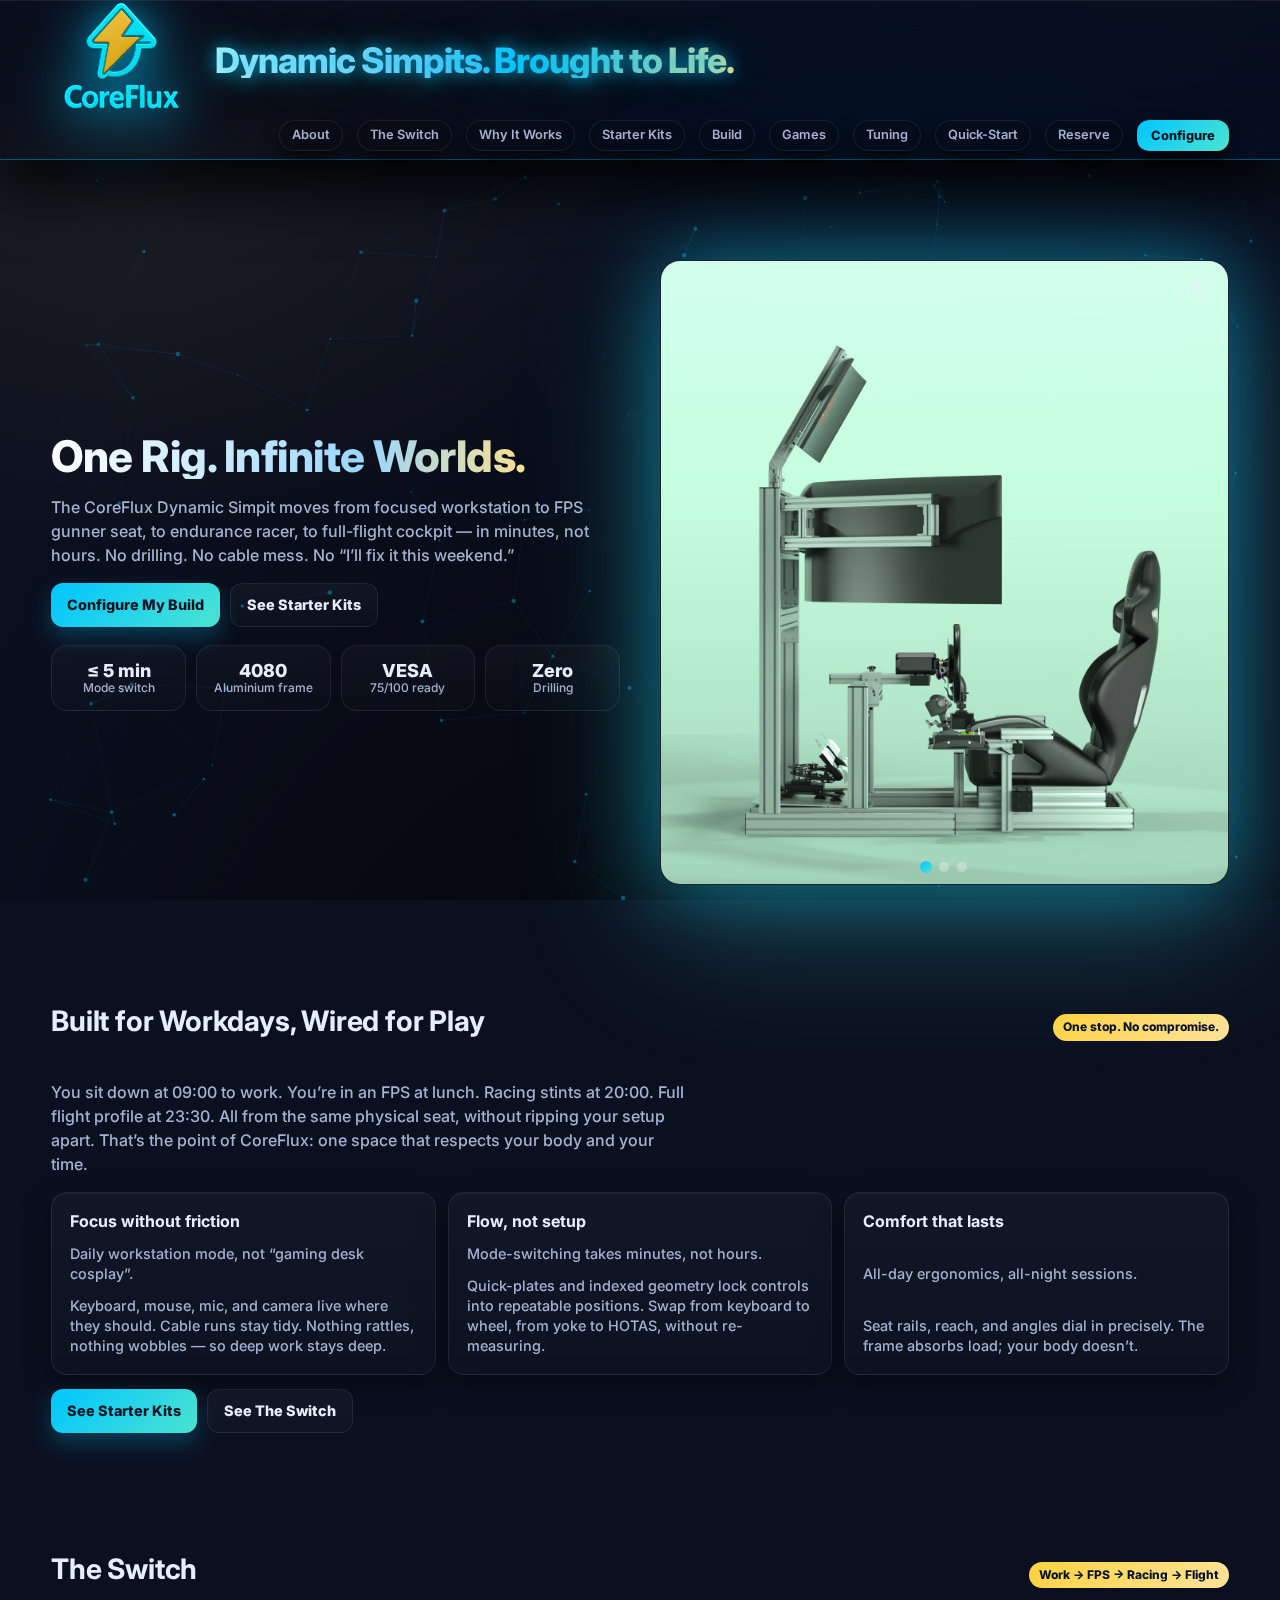
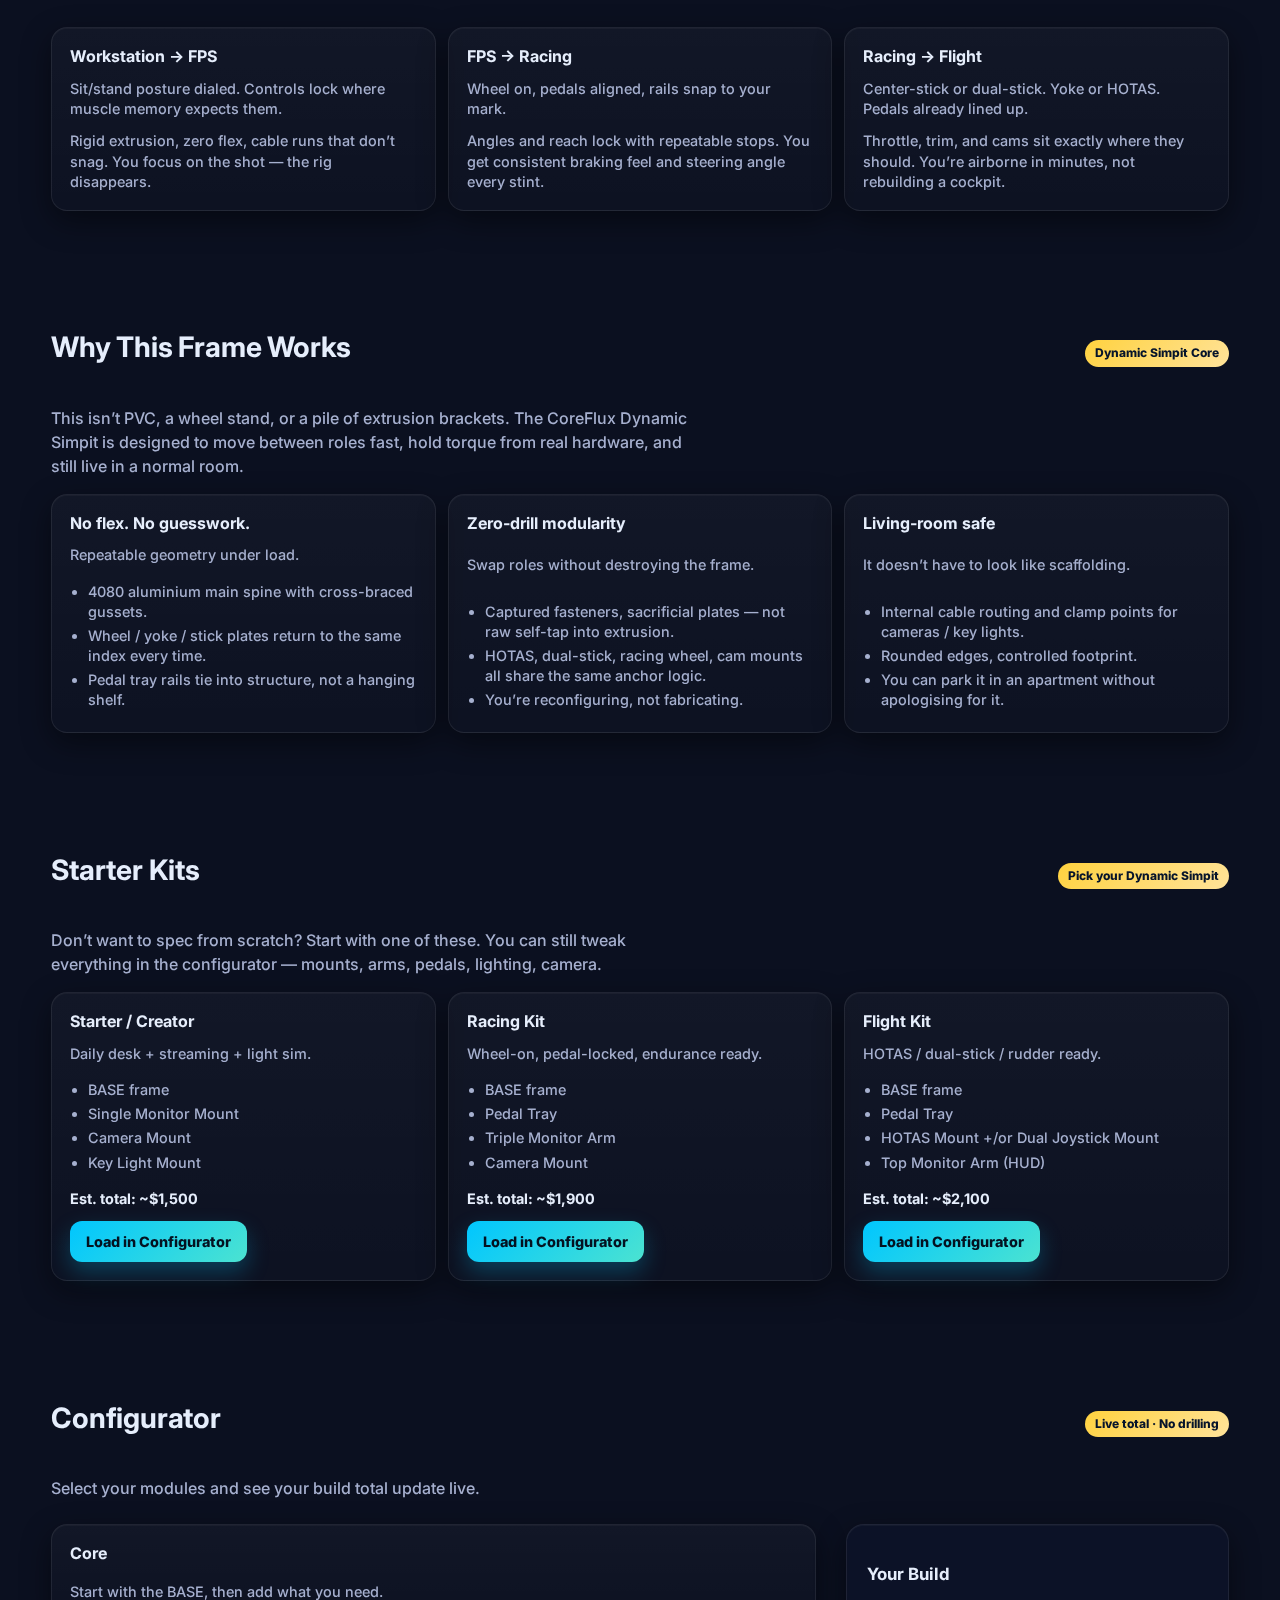
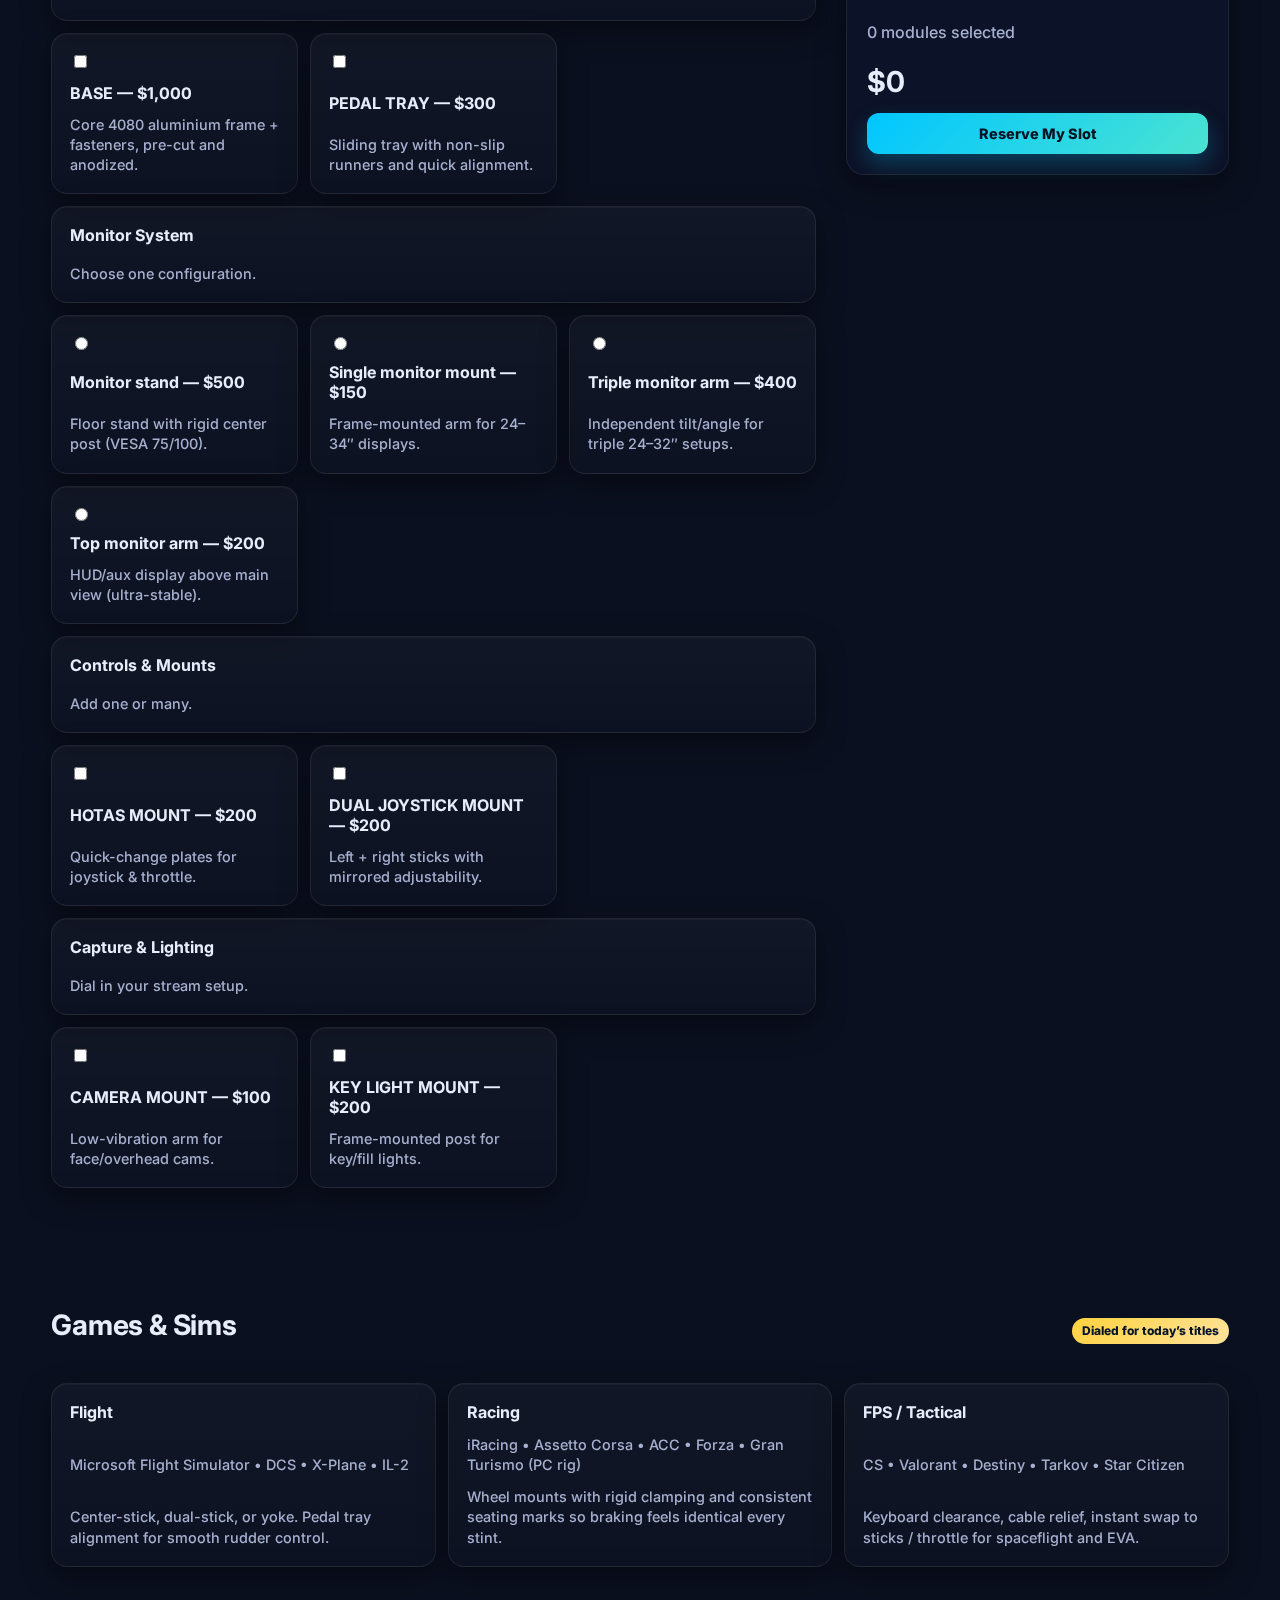
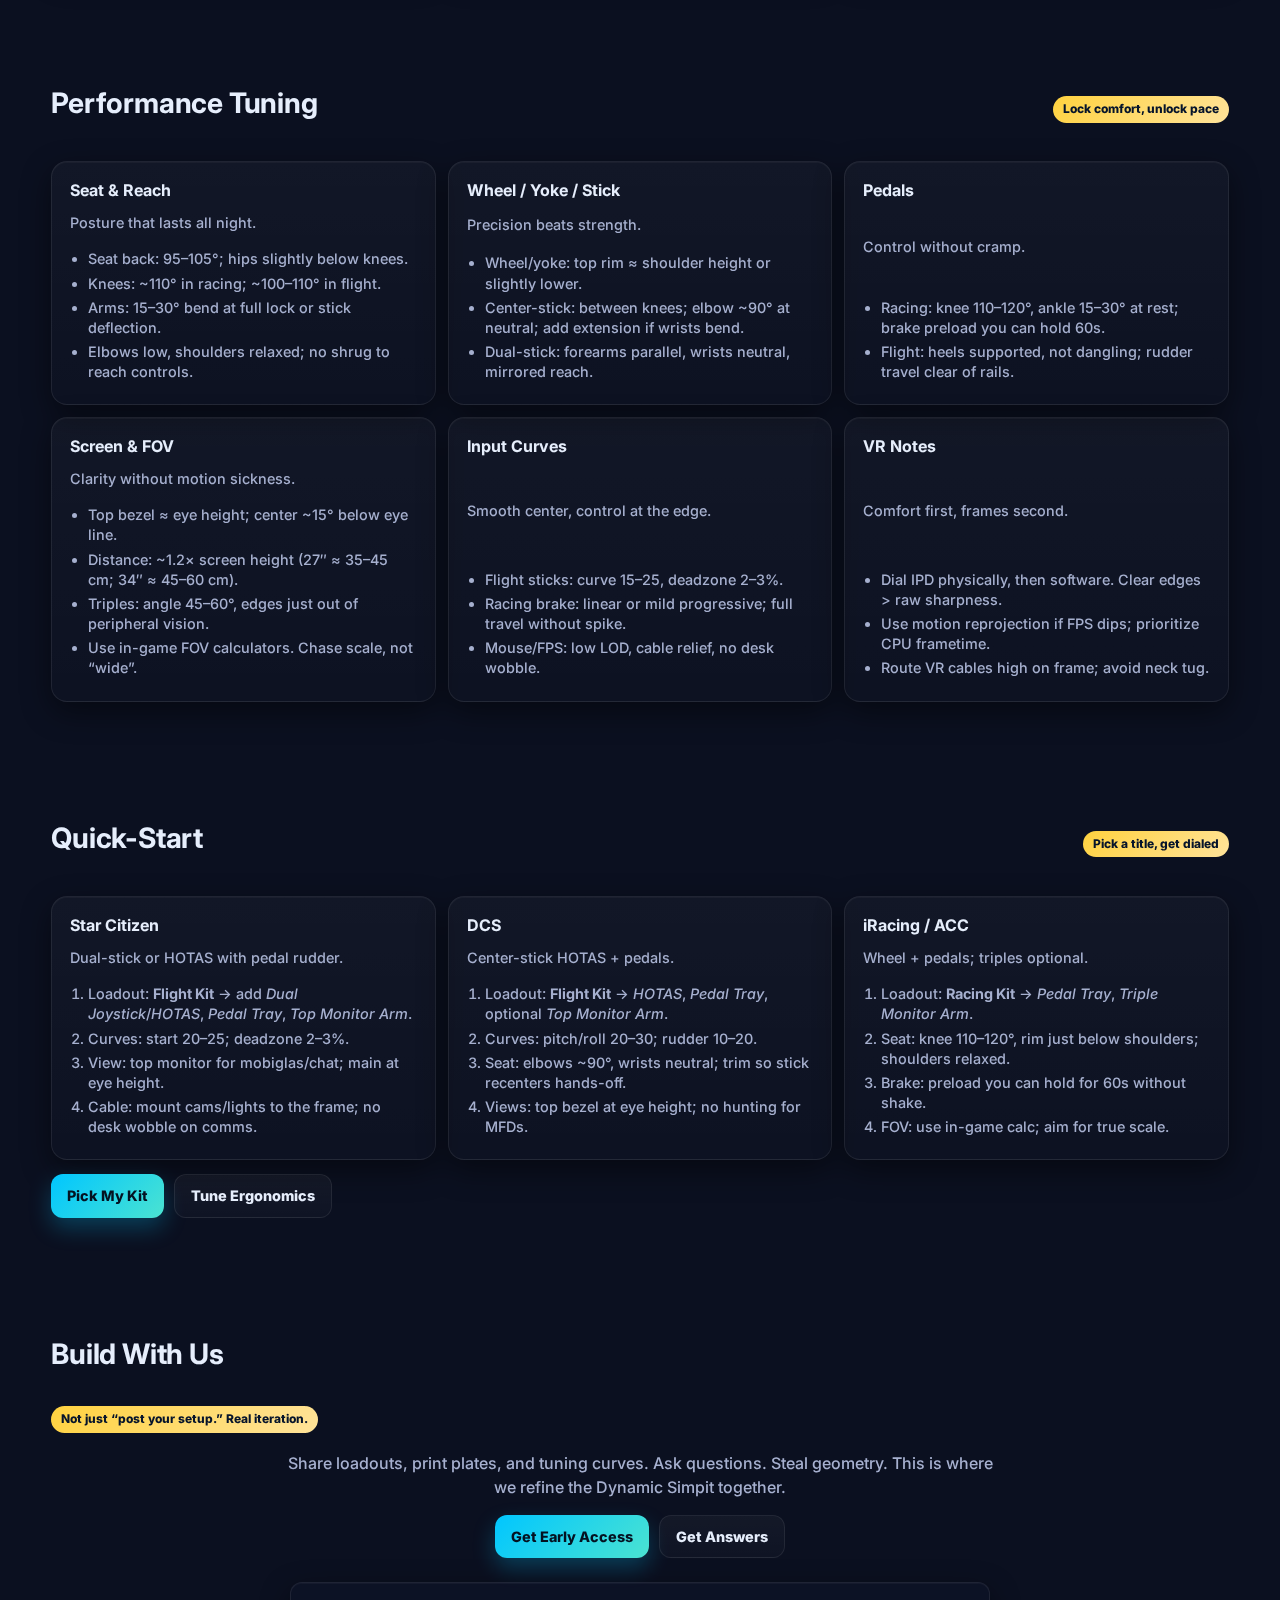
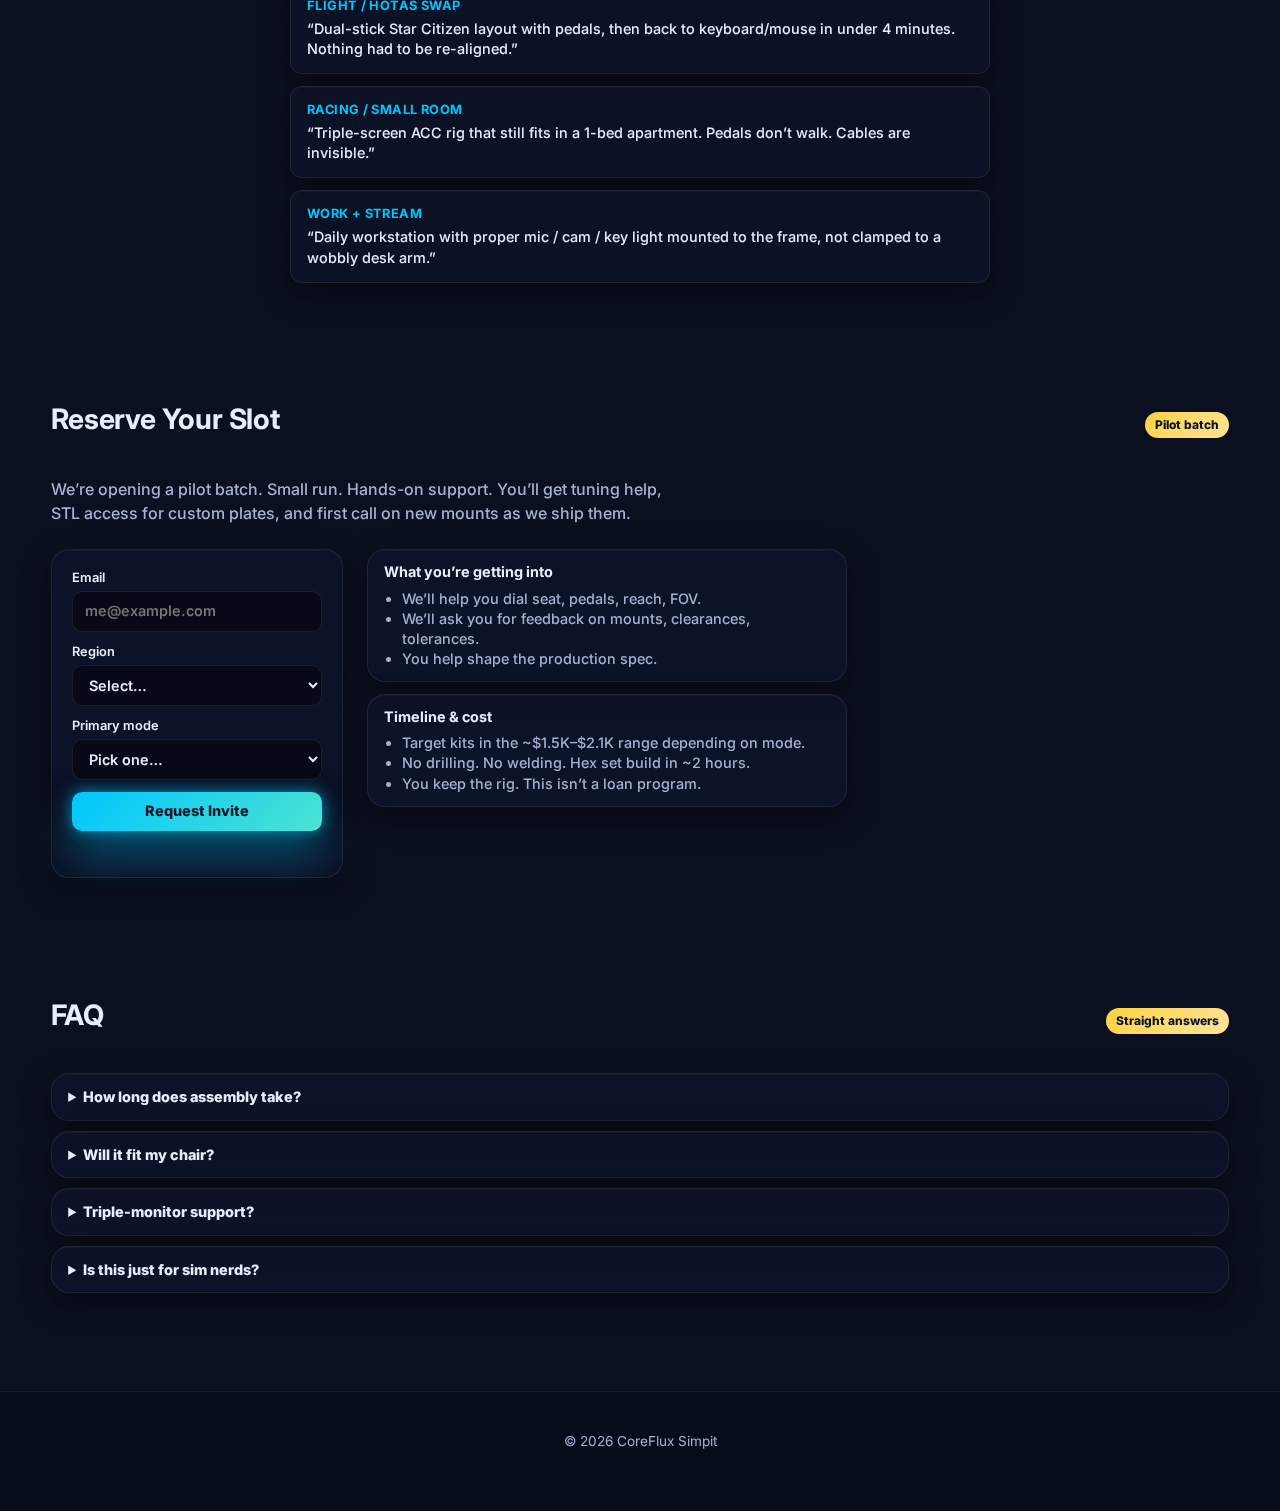
<file: index-epic.html>
<!DOCTYPE html>
<html lang="en">
<head>
<meta charset="UTF-8" />
<meta name="viewport" content="width=device-width,initial-scale=1" />
<title>CoreFlux Simpit — One Rig. Infinite Worlds.</title>
<meta name="description" content="Dynamic Simpit. Transform in minutes from workstation to FPS, racing sim, or full-flight cockpit. Living-room ready. No drilling." />
<link rel="icon" href="assets/images/coreflux-logo.png" />
<link rel="canonical" href="https://access-mark.github.io/CoreFlux-Simpits/" />
<meta property="og:type" content="website" />
<meta property="og:title" content="CoreFlux Simpit — One Rig. Infinite Worlds." />
<meta property="og:description" content="Transform in minutes from workstation to FPS, racing sim, or flight cockpit. Precision aluminium. No drilling. Living-room ready." />
<meta property="og:image" content="assets/images/frame-left.png" />
<link href="https://fonts.googleapis.com/css2?family=Inter:wght@400;600;700;900&display=swap" rel="stylesheet">

<style>
/* ===== CoreFlux Simpit — v9 Conversion Build ===== */

/* ---- Tokens ---- */
:root{
  --bg:#0b1020; --bg-2:#0a0f1e; --bg-3:#090e1a;
  --panel:#111831; --panel-2:#0f152b;
  --text:#e6eefc; --muted:#a6b0cf;
  --accent:#00c6ff;
  --accent-2:#ffd23f;
  --border:rgba(255,255,255,.08);
  --blur:14px;
  --shadow:0 10px 30px rgba(0,0,0,.45), inset 0 1px 0 rgba(255,255,255,.04);
  --radius-xl:24px; --radius-lg:18px; --radius-md:14px;
  --logo-h:54px;
  --nav-h:160px;

  --glow-cyan-main: rgba(0,198,255,.45);
  --glow-cyan-soft: rgba(0,198,255,0);
  --glow-teal-halo: rgba(75,227,209,.28);
}

/* ---- Base ---- */
*{box-sizing:border-box}
html,body{height:100%}
body{
  margin:0;
  font-family:Inter,system-ui,-apple-system,Segoe UI,Roboto,Helvetica,Arial;
  color:var(--text);

  background-color:var(--bg);
  background-image:
    radial-gradient(1000px 700px at 70% -10%, rgba(0,198,255,.10) 0%, transparent 60%),
    radial-gradient(900px 600px at 10% 20%, rgba(255,210,63,.07) 0%, transparent 60%),
    radial-gradient(circle at 50% 120%, rgba(0,0,0,.6) 0%, rgba(0,0,0,0) 70%);
  background-repeat:no-repeat;
  background-attachment:fixed;

  overflow-x:hidden;
  scroll-behavior:smooth;
}
a{color:inherit;text-decoration:none}
img{max-width:100%;display:block}
.wrap{width:min(1200px,92vw);margin:0 auto}
.lede{
  color:var(--muted);
  font-size:clamp(15px,1.25vw,18px);
  line-height:1.5;
  font-weight:500;
  max-width:640px
}
section{
  padding:48px 0;
  position:relative;
  z-index:1
}

/* Global AI particles canvas – fixed brightness */
#aiCanvas{
  position:fixed;
  inset:0;
  z-index:-1;
  pointer-events:none;
  opacity:.55;
  transition:none;
}

/* =========================================================
   NAV (flat banner, hover glow only)
   ========================================================= */
.nav{
  position:sticky;
  top:0;
  z-index:40;
  height:var(--nav-h);

  background:
    linear-gradient(
      to bottom,
      rgba(8,12,26,.8) 0%,
      rgba(5,8,20,.6) 60%,
      rgba(4,6,16,.4) 100%
    );
  backdrop-filter:saturate(140%) blur(var(--blur));

  border-bottom:1px solid rgba(0,198,255,.4);
  box-shadow:
    0 1px 0 rgba(255,255,255,.08) inset,
    0 30px 60px rgba(0,0,0,.9);
}

/* 2-row grid so we can center row 1 vertically */
.nav__inner{
  display:grid;
  grid-template-rows:1fr auto;
  height:100%;
  padding:0 0 14px;
}

.nav__top{
  display:flex;
  align-items:center;
  min-height:120px;
  padding-top:8px;
  padding-bottom:8px;
  justify-content:space-between;
  gap:20px;
}

/* brand */
.brand{
  display:flex;
  align-items:center;
  gap:24px;
  min-width:0;
}
.brand__logo-img{
  height:140px;
  width:auto;
  max-height:140px;
  object-fit:contain;
  flex-shrink:0;
  display:block;
  image-rendering:auto;
  filter:
    drop-shadow(0 20px 40px rgba(0,198,255,.4))
    drop-shadow(0 0 20px rgba(0,198,255,.6));
}
.brand__text{
  display:flex;
  flex-direction:column;
  line-height:1.05;
}
.brand__tagline{
  font-weight:800;
  font-size:2.2rem;
  line-height:1.05;
  letter-spacing:-.03em;
  white-space:nowrap;
  background:linear-gradient(
    90deg,
    #cfffff 0%,
    #7fd3ff 40%,
    #00c6ff 60%,
    #ffe189 100%
  );
  -webkit-background-clip:text;
  background-clip:text;
  color:transparent;
  text-shadow:
    0 0 16px rgba(0,198,255,.7),
    0 0 36px rgba(0,198,255,.45),
    0 0 60px rgba(255,210,63,.28);
}

/* nav link rail */
.nav__links-row{
  display:flex;
  justify-content:flex-end;
  flex-wrap:wrap;
  row-gap:10px;
  column-gap:14px;
  font-size:.8rem;
  line-height:1.2;
  padding:0 0 14px;
  margin-top:0;
}
.chip{
  padding:6px 12px;
  border:1px solid var(--border);
  border-radius:999px;
  color:var(--muted);
  background:rgba(0,0,0,.2);
  font-weight:600;
  font-size:.8rem;
  line-height:1.2;
  transition:120ms ease;
  box-shadow:0 10px 20px rgba(0,0,0,.6);
}
.chip:hover{
  color:var(--text);
  border-color:rgba(0,198,255,.6);
  box-shadow:
    0 0 16px rgba(0,198,255,.8),
    0 0 48px rgba(0,198,255,.45),
    0 12px 24px rgba(0,198,255,.35);
  text-shadow:0 0 8px rgba(0,198,255,.8);
}
.cta{
  padding:8px 14px;
  border-radius:12px;
  background:linear-gradient(135deg,var(--accent),#4be3d1);
  color:#041221;
  font-weight:800;
  font-size:.8rem;
  line-height:1.2;
  border:none;
  cursor:pointer;
  box-shadow:
    0 10px 20px rgba(0,0,0,.8);
  transition:120ms ease;
}
.cta:hover{
  box-shadow:
    0 0 16px rgba(0,198,255,.9),
    0 0 60px rgba(0,198,255,.55),
    0 24px 40px rgba(0,198,255,.4);
  text-shadow:0 0 8px rgba(0,0,0,.8);
}

/* sticky bottom CTA (mobile conversion driver) */
#stickyCTA{
  position:fixed;
  right:16px;
  bottom:16px;
  z-index:50;
  display:none;
  background:linear-gradient(135deg,var(--accent),#4be3d1);
  color:#041221;
  font-weight:800;
  font-size:.8rem;
  line-height:1.2;
  padding:12px 16px;
  border-radius:12px;
  box-shadow:
    0 0 16px rgba(0,198,255,.7),
    0 24px 40px rgba(0,198,255,.4),
    0 10px 30px rgba(0,0,0,.9);
  border:none;
  cursor:pointer;
}

/* =========================================================
   HERO
   ========================================================= */
.hero{
  position:relative;
  padding:100px 0 48px;
  display:grid;
  grid-template-columns:1fr 1fr;
  gap:40px;
  align-items:center;
}
.h1{
  font-size:clamp(32px,3.4vw,56px);
  line-height:1.04;
  margin:0 0 14px;
  letter-spacing:-.5px;
  background:linear-gradient(90deg,#fff,#9ad6ff 55%,#ffe189 85%);
  -webkit-background-clip:text;
  color:transparent;
  font-weight:800;
}

/* Buttons */
.btn{
  display:inline-flex;align-items:center;gap:10px;
  padding:12px 16px;border-radius:12px;
  border:1px solid var(--border);
  font-weight:800;font-size:.9rem;line-height:1.2;
  cursor:pointer
}
.btn--primary,.btn.primary{
  background:linear-gradient(135deg,var(--accent),#4be3d1);
  color:#041221;border:none;
  box-shadow:0 10px 22px rgba(0,198,255,.25)
}
.btn--ghost,.btn.ghost{
  background:linear-gradient(180deg,rgba(255,255,255,.04),rgba(255,255,255,.02));
  color:var(--text)
}

/* Stats */
.statbar{
  display:grid;grid-template-columns:repeat(4,1fr);
  gap:10px;margin-top:18px
}
.stat{
  background:linear-gradient(180deg,rgba(255,255,255,.03),rgba(255,255,255,.01));
  border:1px solid var(--border);border-radius:16px;
  padding:14px;text-align:center
}
.stat .v{font-weight:800;font-size:18px;line-height:1.2;color:var(--text)}
.stat .k{color:var(--muted);font-size:12px;line-height:1.2;font-weight:500}

/* ---- HERO MOCK ---- */
.mock{
  position:relative;
  border:1px solid var(--border);
  border-radius:20px;
  overflow:hidden;
  background:#0b1020;
  height:625px;
  max-height:640px;
  box-shadow:
    0 0 80px rgba(0,198,255,.45),
    0 40px 140px rgba(75,227,209,.28);
}
.mock::before{
  content:"";
  position:absolute;
  inset:-40px;
  z-index:-1;
  background:
    radial-gradient(
      circle at 50% 50%,
      var(--glow-cyan-main) 0%,
      rgba(75,227,209,.22) 35%,
      var(--glow-cyan-soft) 70%
    );
  filter:blur(40px);
  pointer-events:none;
}
.mock__slide{
  position:absolute; inset:0; width:100%; height:100%;
  object-fit:cover; opacity:0; transform:scale(1.03);
  transition:opacity 1s ease, transform 9s ease;
}
.mock__slide.active{opacity:1; transform:scale(1.08)}
.mock__nav{
  position:absolute;bottom:12px;left:50%;transform:translateX(-50%);
  display:flex;gap:8px;z-index:2
}
.dot{
  width:10px;height:10px;border-radius:50%;
  background:rgba(255,255,255,.32);
  cursor:pointer;transition:transform .2s,background .2s
}
.dot.active{
  background:linear-gradient(135deg,var(--accent),#4be3d1);
  transform:scale(1.2)
}
.mock__toggle{
  position:absolute;top:12px;right:12px;z-index:2;
  padding:7px 10px;border-radius:10px;
  border:1px solid var(--border);
  background:rgba(255,255,255,.06);backdrop-filter:blur(8px);
  font-weight:900;font-size:12px;line-height:1.2;
  color:var(--text);cursor:pointer;
}
.mock.fit .mock__slide{
  object-fit:contain;transform:scale(1)!important;background:#0b1020
}

/* ---- Sections / Panels ---- */
.section__head{
  display:flex;align-items:baseline;justify-content:space-between;
  flex-wrap:wrap;gap:12px;
  margin-bottom:18px
}
.section__title{
  font-size:clamp(22px,2.2vw,34px);
  letter-spacing:-.2px;
  font-weight:700;
  color:var(--text)
}
.pill{
  font-size:12px;
  color:#06142b;
  background:linear-gradient(135deg,var(--accent-2),#ffe39a);
  border-radius:999px;
  padding:6px 10px;
  font-weight:800;
  line-height:1.2;
}
.panel{
  background:rgba(14,20,42,.66);
  border:1px solid var(--border);
  border-radius:var(--radius-lg);
  box-shadow:var(--shadow);
  padding:12px 16px;
  line-height:1.5;
  color:var(--text);
  font-size:.9rem;
  font-weight:500;
}

/* ---- Cards ---- */
.cards{
  display:grid;grid-template-columns:repeat(3,1fr);gap:12px
}
.card{
  padding:18px;border-radius:16px;border:1px solid var(--border);
  background:linear-gradient(180deg,rgba(255,255,255,.03),rgba(255,255,255,.01));
  display:flex;flex-direction:column;gap:12px;
  align-items:flex-start;justify-content:space-between;
  box-shadow:var(--shadow);
  min-height:100%;
  color:var(--text);
}
.card h4,.card h3{
  margin:0;
  font-weight:700;
  color:var(--text);
  line-height:1.3;
  font-size:1rem;
}
.card p{
  margin:0;
  color:var(--muted);
  font-size:.9rem;
  line-height:1.4;
  font-weight:500;
}
.card ul,.card ol{margin:0 0 0 18px;padding:0;color:var(--muted);font-size:.9rem;line-height:1.4;font-weight:500}
.card li{margin:4px 0}

/* Reserve form card */
.reserve-card{
  display:grid;
  gap:12px;
  background:rgba(14,20,42,.66);
  border:1px solid var(--border);
  border-radius:var(--radius-lg);
  box-shadow:var(--shadow);
  padding:20px;
  max-width:400px;
}
.reserve-card label{
  font-size:.8rem;
  font-weight:600;
  color:var(--text);
  display:flex;
  flex-direction:column;
  gap:6px;
}
.reserve-card input,
.reserve-card select,
.reserve-card button{
  border-radius:10px;
  border:1px solid var(--border);
  background:rgba(0,0,0,.4);
  color:var(--text);
  font-family:inherit;
  font-size:.9rem;
  line-height:1.3;
  padding:10px 12px;
  font-weight:600;
  outline:none;
}
.reserve-card button{
  background:linear-gradient(135deg,var(--accent),#4be3d1);
  color:#041221;
  font-weight:800;
  cursor:pointer;
  border:none;
  box-shadow:
    0 0 16px rgba(0,198,255,.7),
    0 24px 40px rgba(0,198,255,.4),
    0 10px 30px rgba(0,0,0,.9);
}

/* Community proof list */
.proof-list{
  list-style:none;
  padding:0;
  margin:24px auto 0;
  max-width:700px;
  display:grid;
  gap:12px;
}
.proof-item{
  background:rgba(14,20,42,.5);
  border:1px solid var(--border);
  border-radius:12px;
  box-shadow:var(--shadow);
  padding:14px 16px;
  text-align:left;
  font-size:.9rem;
  line-height:1.4;
  color:var(--text);
  font-weight:500;
}
.proof-item strong{
  display:block;
  font-size:.8rem;
  font-weight:700;
  color:var(--accent);
  margin-bottom:4px;
  text-transform:uppercase;
  letter-spacing:.03em;
}

/* ---- Footer ---- */
footer{
  padding:40px 0 60px;color:var(--muted);
  border-top:1px solid var(--border);background:rgba(6,10,24,.55);
  margin-top:40px;
  font-size:.85rem;
  line-height:1.4;
  text-align:center;
}

/* ---- Responsive ---- */
@media (max-width:1080px){
  .hero{grid-template-columns:1fr}
  .mock{height:480px}
}
@media (max-width:980px){
  .statbar{grid-template-columns:repeat(2,1fr)}
  .cards{grid-template-columns:1fr}
  :root{ --logo-h:46px; }

  .brand{
    gap:16px;
  }
  .brand__logo-img{
    height:110px;
    max-height:110px;
  }
  .brand__tagline{
    font-size:1.8rem;
    line-height:1.1;
    white-space:nowrap;
  }

  .nav__links-row{
    justify-content:flex-start;
    column-gap:10px;
    font-size:.75rem;
  }
  .chip{
    padding:6px 10px;
    font-size:.75rem;
  }
  .cta{
    padding:8px 12px;
    font-size:.75rem;
  }
}
@media (max-width:520px){
  .brand{
    flex-direction:column;
    align-items:flex-start;
    gap:8px;
  }
  .brand__logo-img{
    height:90px;
    max-height:90px;
  }
  .brand__tagline{
    font-size:1.4rem;
    line-height:1.15;
    white-space:normal;
  }

  .nav__links-row{
    justify-content:flex-start;
    column-gap:8px;
  }

  :root{ --logo-h:40px; }
}
</style>
</head>

<body>
<canvas id="aiCanvas"></canvas>

<!-- STICKY CTA -->
<button id="stickyCTA" onclick="document.querySelector('#configurator').scrollIntoView({behavior:'smooth'})">
  Configure My Build
</button>

<!-- NAV -->
<nav class="nav" aria-label="Primary">
  <div class="wrap nav__inner">

    <div class="nav__top">
      <div class="brand" aria-label="CoreFlux">
        <img class="brand__logo-img" src="assets/images/coreflux-logo.png" alt="CoreFlux logo">
        <div class="brand__text">
          <span class="brand__tagline">Dynamic Simpits. Brought to Life.</span>
        </div>
      </div>
    </div>

    <div class="nav__links-row">
      <a class="chip" href="#prologue">About</a>
      <a class="chip" href="#story">The Switch</a>
      <a class="chip" href="#frame">Why It Works</a>
      <a class="chip" href="#kits">Starter Kits</a>
      <a class="chip" href="#configurator">Build</a>
      <a class="chip" href="#games">Games</a>
      <a class="chip" href="#tuning">Tuning</a>
      <a class="chip" href="#quickstart">Quick-Start</a>
      <a class="chip" href="#reserve">Reserve</a>
      <a class="cta"  href="#configurator">Configure</a>
    </div>

  </div>
</nav>

<!-- HERO -->
<section class="hero wrap">
  <div>
    <h1 class="h1">One Rig. Infinite Worlds.</h1>
    <p class="lede">
      The CoreFlux Dynamic Simpit moves from focused workstation to FPS gunner seat,
      to endurance racer, to full-flight cockpit — in minutes, not hours.
      No drilling. No cable mess. No “I’ll fix it this weekend.”
    </p>

    <div style="display:flex;gap:10px;flex-wrap:wrap;margin-top:10px">
      <a href="#configurator" class="btn btn--primary">Configure My Build</a>
      <a href="#kits" class="btn btn--ghost">See Starter Kits</a>
    </div>

    <div class="statbar">
      <div class="stat"><div class="v">≤ 5 min</div><div class="k">Mode switch</div></div>
      <div class="stat"><div class="v">4080</div><div class="k">Aluminium frame</div></div>
      <div class="stat"><div class="v">VESA</div><div class="k">75/100 ready</div></div>
      <div class="stat"><div class="v">Zero</div><div class="k">Drilling</div></div>
    </div>
  </div>

  <div class="mock" id="mock" aria-label="Rig views">
    <button class="mock__toggle" id="fitToggle" type="button" aria-pressed="false">Fit</button>
    <img class="mock__slide active" src="assets/images/frame-left.png"  alt="Rig — left view">
    <img class="mock__slide" src="assets/images/frame-right.png" alt="Rig — right view">
    <img class="mock__slide" src="assets/images/top-view.png" alt="Rig — top view">
    <div class="mock__nav" role="tablist" aria-label="Rig images">
      <span class="dot active" role="tab" aria-selected="true" aria-label="Left view"></span>
      <span class="dot" role="tab" aria-selected="false" aria-label="Right view"></span>
      <span class="dot" role="tab" aria-selected="false" aria-label="Top view"></span>
    </div>
  </div>
</section>

<!-- PROLOGUE -->
<section id="prologue" class="wrap">
  <div class="section__head">
    <h2 class="section__title">Built for Workdays, Wired for Play</h2>
    <span class="pill">One stop. No compromise.</span>
  </div>
  <p class="lede">
    You sit down at 09:00 to work. You’re in an FPS at lunch. Racing stints at 20:00.
    Full flight profile at 23:30. All from the same physical seat, without ripping your setup apart.
    That’s the point of CoreFlux: one space that respects your body and your time.
  </p>

  <div class="cards" style="margin-top:16px">
    <article class="card">
      <h3>Focus without friction</h3>
      <p class="lede">Daily workstation mode, not “gaming desk cosplay”.</p>
      <p>Keyboard, mouse, mic, and camera live where they should. Cable runs stay tidy.
      Nothing rattles, nothing wobbles — so deep work stays deep.</p>
    </article>
    <article class="card">
      <h3>Flow, not setup</h3>
      <p class="lede">Mode-switching takes minutes, not hours.</p>
      <p>Quick-plates and indexed geometry lock controls into repeatable positions.
      Swap from keyboard to wheel, from yoke to HOTAS, without re-measuring.</p>
    </article>
    <article class="card">
      <h3>Comfort that lasts</h3>
      <p class="lede">All-day ergonomics, all-night sessions.</p>
      <p>Seat rails, reach, and angles dial in precisely. The frame absorbs load; your body doesn’t.</p>
    </article>
  </div>

  <div style="display:flex;gap:10px;flex-wrap:wrap;margin-top:14px">
    <a href="#kits" class="btn btn--primary">See Starter Kits</a>
    <a href="#story" class="btn btn--ghost">See The Switch</a>
  </div>
</section>

<!-- STORY -->
<section id="story" class="wrap">
  <div class="section__head">
    <h2 class="section__title">The Switch</h2>
    <span class="pill">Work → FPS → Racing → Flight</span>
  </div>
  <div class="cards">
    <article class="card">
      <h3>Workstation → FPS</h3>
      <p class="lede">Sit/stand posture dialed. Controls lock where muscle memory expects them.</p>
      <p>Rigid extrusion, zero flex, cable runs that don’t snag. You focus on the shot — the rig disappears.</p>
    </article>
    <article class="card">
      <h3>FPS → Racing</h3>
      <p class="lede">Wheel on, pedals aligned, rails snap to your mark.</p>
      <p>Angles and reach lock with repeatable stops. You get consistent braking feel and steering angle every stint.</p>
    </article>
    <article class="card">
      <h3>Racing → Flight</h3>
      <p class="lede">Center-stick or dual-stick. Yoke or HOTAS. Pedals already lined up.</p>
      <p>Throttle, trim, and cams sit exactly where they should. You’re airborne in minutes, not rebuilding a cockpit.</p>
    </article>
  </div>
</section>

<!-- FRAME ENGINEERING / TRUST -->
<section id="frame" class="wrap">
  <div class="section__head">
    <h2 class="section__title">Why This Frame Works</h2>
    <span class="pill">Dynamic Simpit Core</span>
  </div>
  <p class="lede">
    This isn’t PVC, a wheel stand, or a pile of extrusion brackets. The CoreFlux Dynamic Simpit
    is designed to move between roles fast, hold torque from real hardware, and still live in a normal room.
  </p>

  <div class="cards" style="margin-top:16px">
    <article class="card">
      <h3>No flex. No guesswork.</h3>
      <p class="lede">Repeatable geometry under load.</p>
      <ul>
        <li>4080 aluminium main spine with cross-braced gussets.</li>
        <li>Wheel / yoke / stick plates return to the same index every time.</li>
        <li>Pedal tray rails tie into structure, not a hanging shelf.</li>
      </ul>
    </article>

    <article class="card">
      <h3>Zero-drill modularity</h3>
      <p class="lede">Swap roles without destroying the frame.</p>
      <ul>
        <li>Captured fasteners, sacrificial plates — not raw self-tap into extrusion.</li>
        <li>HOTAS, dual-stick, racing wheel, cam mounts all share the same anchor logic.</li>
        <li>You’re reconfiguring, not fabricating.</li>
      </ul>
    </article>

    <article class="card">
      <h3>Living-room safe</h3>
      <p class="lede">It doesn’t have to look like scaffolding.</p>
      <ul>
        <li>Internal cable routing and clamp points for cameras / key lights.</li>
        <li>Rounded edges, controlled footprint.</li>
        <li>You can park it in an apartment without apologising for it.</li>
      </ul>
    </article>
  </div>
</section>

<!-- STARTER KITS -->
<section id="kits" class="wrap">
  <div class="section__head">
    <h2 class="section__title">Starter Kits</h2>
    <span class="pill">Pick your Dynamic Simpit</span>
  </div>
  <p class="lede">
    Don’t want to spec from scratch? Start with one of these. You can still tweak everything
    in the configurator — mounts, arms, pedals, lighting, camera.
  </p>

  <div class="cards" style="margin-top:16px">
    <article class="card">
      <h3>Starter / Creator</h3>
      <p class="lede">Daily desk + streaming + light sim.</p>
      <ul>
        <li>BASE frame</li>
        <li>Single Monitor Mount</li>
        <li>Camera Mount</li>
        <li>Key Light Mount</li>
      </ul>
      <p><strong style="color:var(--text)">Est. total: ~$1,500</strong></p>
      <a href="#configurator" class="btn btn--primary">Load in Configurator</a>
    </article>

    <article class="card">
      <h3>Racing Kit</h3>
      <p class="lede">Wheel-on, pedal-locked, endurance ready.</p>
      <ul>
        <li>BASE frame</li>
        <li>Pedal Tray</li>
        <li>Triple Monitor Arm</li>
        <li>Camera Mount</li>
      </ul>
      <p><strong style="color:var(--text)">Est. total: ~$1,900</strong></p>
      <a href="#configurator" class="btn btn--primary">Load in Configurator</a>
    </article>

    <article class="card">
      <h3>Flight Kit</h3>
      <p class="lede">HOTAS / dual-stick / rudder ready.</p>
      <ul>
        <li>BASE frame</li>
        <li>Pedal Tray</li>
        <li>HOTAS Mount +/or Dual Joystick Mount</li>
        <li>Top Monitor Arm (HUD)</li>
      </ul>
      <p><strong style="color:var(--text)">Est. total: ~$2,100</strong></p>
      <a href="#configurator" class="btn btn--primary">Load in Configurator</a>
    </article>
  </div>
</section>

<!-- CONFIGURATOR -->
<section id="configurator" class="wrap">
  <div class="section__head">
    <h2 class="section__title">Configurator</h2>
    <span class="pill">Live total · No drilling</span>
  </div>
  <p class="lede">Select your modules and see your build total update live.</p>

  <div style="display:grid;grid-template-columns:2fr 1fr;gap:30px;align-items:start;margin-top:24px">
    <!-- LEFT: MODULES -->
    <div id="moduleList" class="cards">

      <!-- Core -->
      <div class="card" style="grid-column:1/-1">
        <h3 style="margin:0 0 6px">Core</h3>
        <p class="lede" style="margin:0">Start with the BASE, then add what you need.</p>
      </div>

      <label class="card" data-key="base" style="cursor:pointer">
        <input type="checkbox" data-price="1000" data-label="BASE">
        <strong>BASE — $1,000</strong>
        <p>Core 4080 aluminium frame + fasteners, pre-cut and anodized.</p>
      </label>

      <label class="card" data-key="pedal" style="cursor:pointer">
        <input type="checkbox" data-price="300" data-label="PEDAL TRAY">
        <strong>PEDAL TRAY — $300</strong>
        <p>Sliding tray with non-slip runners and quick alignment.</p>
      </label>

      <!-- Monitor System (choose one) -->
      <div class="card" style="grid-column:1/-1">
        <h3 style="margin:0 0 6px">Monitor System</h3>
        <p class="lede" style="margin:0">Choose one configuration.</p>
      </div>

      <label class="card" data-group="monitor" data-key="stand" style="cursor:pointer">
        <input type="radio" name="monitor" data-price="500" data-label="Monitor Stand">
        <strong>Monitor stand — $500</strong>
        <p>Floor stand with rigid center post (VESA 75/100).</p>
      </label>

      <label class="card" data-group="monitor" data-key="single" style="cursor:pointer">
        <input type="radio" name="monitor" data-price="150" data-label="Single Monitor Mount">
        <strong>Single monitor mount — $150</strong>
        <p>Frame-mounted arm for 24–34″ displays.</p>
      </label>

      <label class="card" data-group="monitor" data-key="triple" style="cursor:pointer">
        <input type="radio" name="monitor" data-price="400" data-label="Triple Monitor Arm">
        <strong>Triple monitor arm — $400</strong>
        <p>Independent tilt/angle for triple 24–32″ setups.</p>
      </label>

      <label class="card" data-group="monitor" data-key="top" style="cursor:pointer">
        <input type="radio" name="monitor" data-price="200" data-label="Top Monitor Arm">
        <strong>Top monitor arm — $200</strong>
        <p>HUD/aux display above main view (ultra-stable).</p>
      </label>

      <!-- Controls & Mounts -->
      <div class="card" style="grid-column:1/-1">
        <h3 style="margin:0 0 6px">Controls & Mounts</h3>
        <p class="lede" style="margin:0">Add one or many.</p>
      </div>

      <label class="card" data-key="hotas" style="cursor:pointer">
        <input type="checkbox" data-price="200" data-label="HOTAS MOUNT">
        <strong>HOTAS MOUNT — $200</strong>
        <p>Quick-change plates for joystick & throttle.</p>
      </label>

      <label class="card" data-key="dual" style="cursor:pointer">
        <input type="checkbox" data-price="200" data-label="DUAL JOYSTICK MOUNT">
        <strong>DUAL JOYSTICK MOUNT — $200</strong>
        <p>Left + right sticks with mirrored adjustability.</p>
      </label>

      <!-- Capture & Lighting -->
      <div class="card" style="grid-column:1/-1">
        <h3 style="margin:0 0 6px">Capture & Lighting</h3>
        <p class="lede" style="margin:0">Dial in your stream setup.</p>
      </div>

      <label class="card" data-key="camera" style="cursor:pointer">
        <input type="checkbox" data-price="100" data-label="CAMERA MOUNT">
        <strong>CAMERA MOUNT — $100</strong>
        <p>Low-vibration arm for face/overhead cams.</p>
      </label>

      <label class="card" data-key="light" style="cursor:pointer">
        <input type="checkbox" data-price="200" data-label="KEY LIGHT MOUNT">
        <strong>KEY LIGHT MOUNT — $200</strong>
        <p>Frame-mounted post for key/fill lights.</p>
      </label>
    </div>

    <!-- RIGHT: SUMMARY -->
    <aside class="panel" style="position:sticky;top:100px;padding:20px">
      <h3>Your Build</h3>
      <ul id="buildLines" style="list-style:none;margin:10px 0 12px;padding:0;max-height:240px;overflow:auto"></ul>
      <p id="selectedCount" class="lede">0 modules selected</p>
      <h2 id="totalPrice" style="margin:10px 0;font-size:1.8rem">$0</h2>
      <a href="#reserve" class="btn btn--primary" style="width:100%;justify-content:center">Reserve My Slot</a>
    </aside>
  </div>
</section>

<!-- GAMES & SIMS -->
<section id="games" class="wrap">
  <div class="section__head">
    <h2 class="section__title">Games & Sims</h2>
    <span class="pill">Dialed for today’s titles</span>
  </div>
  <div class="cards" style="margin-top:14px">
    <article class="card">
      <h3>Flight</h3>
      <p class="lede">Microsoft Flight Simulator • DCS • X-Plane • IL-2</p>
      <p>Center-stick, dual-stick, or yoke. Pedal tray alignment for smooth rudder control.</p>
    </article>
    <article class="card">
      <h3>Racing</h3>
      <p class="lede">iRacing • Assetto Corsa • ACC • Forza • Gran Turismo (PC rig)</p>
      <p>Wheel mounts with rigid clamping and consistent seating marks so braking feels identical every stint.</p>
    </article>
    <article class="card">
      <h3>FPS / Tactical</h3>
      <p class="lede">CS • Valorant • Destiny • Tarkov • Star Citizen</p>
      <p>Keyboard clearance, cable relief, instant swap to sticks / throttle for spaceflight and EVA.</p>
    </article>
  </div>
</section>

<!-- PERFORMANCE TUNING -->
<section id="tuning" class="wrap">
  <div class="section__head">
    <h2 class="section__title">Performance Tuning</h2>
    <span class="pill">Lock comfort, unlock pace</span>
  </div>
  <div class="cards" style="margin-top:14px">
    <article class="card">
      <h3>Seat & Reach</h3>
      <p class="lede">Posture that lasts all night.</p>
      <ul>
        <li>Seat back: 95–105°; hips slightly below knees.</li>
        <li>Knees: ~110° in racing; ~100–110° in flight.</li>
        <li>Arms: 15–30° bend at full lock or stick deflection.</li>
        <li>Elbows low, shoulders relaxed; no shrug to reach controls.</li>
      </ul>
    </article>
    <article class="card">
      <h3>Wheel / Yoke / Stick</h3>
      <p class="lede">Precision beats strength.</p>
      <ul>
        <li>Wheel/yoke: top rim ≈ shoulder height or slightly lower.</li>
        <li>Center-stick: between knees; elbow ~90° at neutral; add extension if wrists bend.</li>
        <li>Dual-stick: forearms parallel, wrists neutral, mirrored reach.</li>
      </ul>
    </article>
    <article class="card">
      <h3>Pedals</h3>
      <p class="lede">Control without cramp.</p>
      <ul>
        <li>Racing: knee 110–120°, ankle 15–30° at rest; brake preload you can hold 60s.</li>
        <li>Flight: heels supported, not dangling; rudder travel clear of rails.</li>
      </ul>
    </article>
    <article class="card">
      <h3>Screen & FOV</h3>
      <p class="lede">Clarity without motion sickness.</p>
      <ul>
        <li>Top bezel ≈ eye height; center ~15° below eye line.</li>
        <li>Distance: ~1.2× screen height (27″ ≈ 35–45 cm; 34″ ≈ 45–60 cm).</li>
        <li>Triples: angle 45–60°, edges just out of peripheral vision.</li>
        <li>Use in-game FOV calculators. Chase scale, not “wide”.</li>
      </ul>
    </article>
    <article class="card">
      <h3>Input Curves</h3>
      <p class="lede">Smooth center, control at the edge.</p>
      <ul>
        <li>Flight sticks: curve 15–25, deadzone 2–3%.</li>
        <li>Racing brake: linear or mild progressive; full travel without spike.</li>
        <li>Mouse/FPS: low LOD, cable relief, no desk wobble.</li>
      </ul>
    </article>
    <article class="card">
      <h3>VR Notes</h3>
      <p class="lede">Comfort first, frames second.</p>
      <ul>
        <li>Dial IPD physically, then software. Clear edges > raw sharpness.</li>
        <li>Use motion reprojection if FPS dips; prioritize CPU frametime.</li>
        <li>Route VR cables high on frame; avoid neck tug.</li>
      </ul>
    </article>
  </div>
</section>

<!-- QUICK-START -->
<section id="quickstart" class="wrap">
  <div class="section__head">
    <h2 class="section__title">Quick-Start</h2>
    <span class="pill">Pick a title, get dialed</span>
  </div>

  <div class="cards" style="margin-top:14px">
    <article class="card">
      <h3>Star Citizen</h3>
      <p class="lede">Dual-stick or HOTAS with pedal rudder.</p>
      <ol>
        <li>Loadout: <strong>Flight Kit</strong> → add <em>Dual Joystick</em>/<em>HOTAS</em>, <em>Pedal Tray</em>, <em>Top Monitor Arm</em>.</li>
        <li>Curves: start 20–25; deadzone 2–3%.</li>
        <li>View: top monitor for mobiglas/chat; main at eye height.</li>
        <li>Cable: mount cams/lights to the frame; no desk wobble on comms.</li>
      </ol>
    </article>

    <article class="card">
      <h3>DCS</h3>
      <p class="lede">Center-stick HOTAS + pedals.</p>
      <ol>
        <li>Loadout: <strong>Flight Kit</strong> → <em>HOTAS</em>, <em>Pedal Tray</em>, optional <em>Top Monitor Arm</em>.</li>
        <li>Curves: pitch/roll 20–30; rudder 10–20.</li>
        <li>Seat: elbows ~90°, wrists neutral; trim so stick recenters hands-off.</li>
        <li>Views: top bezel at eye height; no hunting for MFDs.</li>
      </ol>
    </article>

    <article class="card">
      <h3>iRacing / ACC</h3>
      <p class="lede">Wheel + pedals; triples optional.</p>
      <ol>
        <li>Loadout: <strong>Racing Kit</strong> → <em>Pedal Tray</em>, <em>Triple Monitor Arm</em>.</li>
        <li>Seat: knee 110–120°, rim just below shoulders; shoulders relaxed.</li>
        <li>Brake: preload you can hold for 60s without shake.</li>
        <li>FOV: use in-game calc; aim for true scale.</li>
      </ol>
    </article>
  </div>

  <div style="display:flex;gap:10px;flex-wrap:wrap;margin-top:14px">
    <a href="#kits" class="btn btn--primary">Pick My Kit</a>
    <a href="#tuning" class="btn btn--ghost">Tune Ergonomics</a>
  </div>
</section>

<!-- COMMUNITY -->
<section id="community" class="wrap" style="text-align:center">
  <div class="section__head" style="justify-content:center;flex-direction:column;text-align:center">
    <h2 class="section__title" style="text-align:center">Build With Us</h2>
    <span class="pill">Not just “post your setup.” Real iteration.</span>
  </div>

  <p class="lede" style="margin-left:auto;margin-right:auto;text-align:center;max-width:720px">
    Share loadouts, print plates, and tuning curves. Ask questions. Steal geometry.
    This is where we refine the Dynamic Simpit together.
  </p>

  <div style="display:flex;gap:10px;justify-content:center;margin-top:12px;flex-wrap:wrap">
    <a href="#reserve" class="btn btn--primary">Get Early Access</a>
    <a href="#faq" class="btn btn--ghost">Get Answers</a>
  </div>

  <ul class="proof-list">
    <li class="proof-item">
      <strong>FLIGHT / HOTAS SWAP</strong>
      “Dual-stick Star Citizen layout with pedals, then back to keyboard/mouse in under 4 minutes.
       Nothing had to be re-aligned.”
    </li>
    <li class="proof-item">
      <strong>RACING / SMALL ROOM</strong>
      “Triple-screen ACC rig that still fits in a 1-bed apartment. Pedals don’t walk. Cables are invisible.”
    </li>
    <li class="proof-item">
      <strong>WORK + STREAM</strong>
      “Daily workstation with proper mic / cam / key light mounted to the frame,
       not clamped to a wobbly desk arm.”
    </li>
  </ul>
</section>

<!-- RESERVE / LEAD CAPTURE -->
<section id="reserve" class="wrap">
  <div class="section__head">
    <h2 class="section__title">Reserve Your Slot</h2>
    <span class="pill">Pilot batch</span>
  </div>

  <p class="lede">
    We’re opening a pilot batch. Small run. Hands-on support.
    You’ll get tuning help, STL access for custom plates,
    and first call on new mounts as we ship them.
  </p>

  <div style="display:flex;flex-wrap:wrap;gap:24px;margin-top:24px;align-items:flex-start">
    <div class="reserve-card">
      <label>
        Email
        <input id="rEmail" type="email" placeholder="me@example.com" required>
      </label>

      <label>
        Region
        <select id="rRegion">
          <option value="">Select…</option>
          <option value="na">North America</option>
          <option value="eu">Europe / UK</option>
          <option value="za">South Africa</option>
          <option value="au">AU / NZ</option>
          <option value="other">Other</option>
        </select>
      </label>

      <label>
        Primary mode
        <select id="rMode">
          <option value="">Pick one…</option>
          <option value="flight">Flight / Space</option>
          <option value="racing">Racing</option>
          <option value="fps">FPS / Dual-stick</option>
          <option value="creator">Creator / Streamer Desk</option>
        </select>
      </label>

      <button id="reserveBtn" type="button">Request Invite</button>
      <div id="reserveNote" style="font-size:.75rem;line-height:1.4;color:var(--muted);min-height:1.2em;"></div>
    </div>

    <div style="flex:1;min-width:220px;max-width:480px">
      <div class="panel" style="margin-bottom:12px">
        <strong style="color:var(--text);font-weight:700;font-size:.9rem;line-height:1.4;display:block;margin-bottom:6px;">
          What you’re getting into
        </strong>
        <ul style="margin:0 0 0 18px;padding:0;font-size:.9rem;line-height:1.4;color:var(--muted);font-weight:500">
          <li>We’ll help you dial seat, pedals, reach, FOV.</li>
          <li>We’ll ask you for feedback on mounts, clearances, tolerances.</li>
          <li>You help shape the production spec.</li>
        </ul>
      </div>

      <div class="panel">
        <strong style="color:var(--text);font-weight:700;font-size:.9rem;line-height:1.4;display:block;margin-bottom:6px;">
          Timeline & cost
        </strong>
        <ul style="margin:0 0 0 18px;padding:0;font-size:.9rem;line-height:1.4;color:var(--muted);font-weight:500">
          <li>Target kits in the ~$1.5K–$2.1K range depending on mode.</li>
          <li>No drilling. No welding. Hex set build in ~2 hours.</li>
          <li>You keep the rig. This isn’t a loan program.</li>
        </ul>
      </div>
    </div>
  </div>
</section>

<!-- FAQ -->
<section id="faq" class="wrap">
  <div class="section__head">
    <h2 class="section__title">FAQ</h2>
    <span class="pill">Straight answers</span>
  </div>

  <details class="panel" style="margin:10px 0;">
    <summary style="font-weight:800;cursor:pointer;">How long does assembly take?</summary>
    <p>About 2 hours with a hex set. Modules click in — no drilling.</p>
  </details>

  <details class="panel" style="margin:10px 0;">
    <summary style="font-weight:800;cursor:pointer;">Will it fit my chair?</summary>
    <p>Standard office/recliner shells fit the rails; bucket seats need side mounts.</p>
  </details>

  <details class="panel" style="margin:10px 0;">
    <summary style="font-weight:800;cursor:pointer;">Triple-monitor support?</summary>
    <p>Yes. Use the display module with the triple-arm kit. VESA 75/100.</p>
  </details>

  <details class="panel" style="margin:10px 0;">
    <summary style="font-weight:800;cursor:pointer;">Is this just for sim nerds?</summary>
    <p>No. It’s also just a clean, rigid, ergonomic desk that doesn’t shake when you type or go live.</p>
  </details>
</section>

<footer>© <span id="year"></span> CoreFlux Simpit</footer>

<!-- ======================= SCRIPTS ======================= -->
<script>
// Footer year
document.getElementById('year').textContent = new Date().getFullYear();

/* ---------- Hero Carousel (auto-rotate + dots + fit/fill) ---------- */
document.addEventListener('DOMContentLoaded', ()=>{
  const slides=[...document.querySelectorAll('.mock__slide')];
  const dots=[...document.querySelectorAll('.dot')];
  const mock=document.getElementById('mock');
  const fitBtn=document.getElementById('fitToggle');
  let i=0,timer;

  function show(n){
    i=(n+slides.length)%slides.length;
    slides.forEach((s,k)=>s.classList.toggle('active',k===i));
    dots.forEach((d,k)=>d.classList.toggle('active',k===i));
  }
  function play(){ timer=setInterval(()=>show(i+1), 5200); }
  function stop(){ clearInterval(timer); }

  dots.forEach((d,idx)=>d.addEventListener('click',()=>{ stop(); show(idx); play(); }));
  if (mock) {
    mock.addEventListener('mouseenter',stop);
    mock.addEventListener('mouseleave',play);
  }
  if (fitBtn && mock){
    fitBtn.addEventListener('click',()=>{
      mock.classList.toggle('fit');
      const pressed = mock.classList.contains('fit');
      fitBtn.textContent = pressed ? 'Fill' : 'Fit';
      fitBtn.setAttribute('aria-pressed', String(pressed));
    });
  }

  show(0); play();
});

/* ---------- Configurator (price / build list) ---------- */
(function(){
  const root = document.getElementById('moduleList');
  if(!root) return;

  const totalEl = document.getElementById('totalPrice');
  const countEl = document.getElementById('selectedCount');
  const linesEl = document.getElementById('buildLines');

  const radioGroups = Array.from(
    new Set([...root.querySelectorAll('input[type="radio"][name]')].map(i=>i.name))
  );

  function parsePriceFromCard(input){
    const card = input.closest('.card') || input.parentElement;
    if(!card) return 0;
    const strong = card.querySelector('strong');
    const src = (strong ? strong.textContent : card.textContent) || '';
    const matches = [...src.matchAll(/\$\s*([\d][\d,\s]*(?:\.\d+)?)/g)];
    if(!matches.length) return 0;
    const raw = matches[matches.length - 1][1].replace(/[,\s]/g,'');
    const n = Number(raw);
    return isNaN(n) ? 0 : n;
  }

  function resolveLabel(input){
    if (input.dataset.label) return input.dataset.label;
    const card = input.closest('.card') || input.parentElement;
    const strong = card ? card.querySelector('strong') : null;
    if (strong) return strong.textContent.replace(/\s*[–—-]\s*\$.*$/,'').trim();
    return input.name || 'Item';
  }

  function getSelectedRadios(){
    const sel=[];
    for(const g of radioGroups){
      const r = root.querySelector(`input[type="radio"][name="${g}"]:checked`);
      if(r) sel.push(r);
    }
    return sel;
  }

  function update(){
    let total = 0;
    const picked = [];

    root.querySelectorAll('input[type="checkbox"]').forEach(ch=>{
      if(ch.checked){
        const price = parsePriceFromCard(ch);
        total += price;
        picked.push(`${resolveLabel(ch)} — $${price}`);
      }
    });

    getSelectedRadios().forEach(r=>{
      const price = parsePriceFromCard(r);
      total += price;
      picked.push(`${resolveLabel(r)} — $${price}`);
    });

    if(linesEl) linesEl.innerHTML = picked.map(t=>`<li style="padding:6px 0;border-bottom:1px solid var(--border)">${t}</li>`).join('');
    if(countEl) countEl.textContent = `${picked.length} module${picked.length===1?'':'s'} selected`;
    if(totalEl) totalEl.textContent = `$${total}`;
  }

  // card-wide click
  root.querySelectorAll('.card').forEach(card=>{
    const input = card.querySelector('input');
    if(!input) return;
    card.addEventListener('click',(e)=>{
      if(e.target === input) return;
      if(input.type==='checkbox'){ input.checked = !input.checked; input.dispatchEvent(new Event('change',{bubbles:true})); }
      if(input.type==='radio'){ input.checked = true; input.dispatchEvent(new Event('change',{bubbles:true})); }
    });
  });

  // changes
  root.querySelectorAll('input').forEach(i=> i.addEventListener('change', update));

  // sync data-* once to what's visible
  (function syncOnce(){
    root.querySelectorAll('input').forEach(i=>{
      const p = parsePriceFromCard(i);
      if(p>0) i.dataset.price = String(p);
      if(!i.dataset.label) i.dataset.label = resolveLabel(i);
    });
  })();

  update();
})();  /* CLOSES Configurator IIFE */

/* ---------- Presets: one-click loadouts ---------- */
(function(){
  const presetBtns = document.querySelectorAll('[data-preset]');
  const root = document.getElementById('moduleList');
  if(!presetBtns.length || !root) return;

  const byKey = k => root.querySelector(`[data-key="${k}"] input`);
  const check = (inp, v=true) => { if(inp){ inp.checked = v; inp.dispatchEvent(new Event('change',{bubbles:true})); } };
  const chooseRadio = k => { const i = byKey(k); if(i && i.type==='radio'){ i.checked = true; i.dispatchEvent(new Event('change',{bubbles:true})); } };

  function clearAll(){
    root.querySelectorAll('input[type="checkbox"]').forEach(i=>{ i.checked=false; i.dispatchEvent(new Event('change',{bubbles:true})); });
    root.querySelectorAll('input[type="radio"]').forEach(i=>{ i.checked=false; i.dispatchEvent(new Event('change',{bubbles:true})); });
  }

  const apply = (name)=>{
    clearAll();
    check(byKey('base'), true); // base always on

    if(name==='fps'){
      chooseRadio('single');
      check(byKey('dual'), true);
      check(byKey('camera'), true);
    }
    if(name==='racing'){
      chooseRadio('triple');
      check(byKey('pedal'), true);
      check(byKey('camera'), true);
    }
    if(name==='flight'){
      chooseRadio('top');
      check(byKey('pedal'), true);
      check(byKey('hotas'), true);
      check(byKey('camera'), true);
      check(byKey('light'), true);
    }
    document.querySelector('#configurator').scrollIntoView({behavior:'smooth', block:'start'});
  };

  presetBtns.forEach(btn=> btn.addEventListener('click',()=> apply(btn.dataset.preset)));
})();

/* ---------- Reserve form (no backend yet, local echo) ---------- */
(function(){
  const email = document.getElementById('rEmail');
  const region = document.getElementById('rRegion');
  const mode = document.getElementById('rMode');
  const btn = document.getElementById('reserveBtn');
  const note = document.getElementById('reserveNote');
  if(!btn) return;

  btn.addEventListener('click',()=>{
    const e=email.value.trim();
    const rg=region.value.trim();
    const md=mode.value.trim();

    if(!e){
      note.textContent="Add an email so we can reach you.";
      note.style.color="var(--accent)";
      return;
    }
    if(!rg||!md){
      note.textContent="Tell us where you are and what you fly / drive.";
      note.style.color="var(--accent)";
      return;
    }

    // right now we just confirm visually
    note.textContent="Locked. We'll reach out with pilot batch details.";
    note.style.color="var(--text)";

    // this is where you'd POST to backend later
    console.log("[RESERVE]", {email:e,region:rg,mode:md});
  });
})();

/* ---------- Sticky CTA show/hide on scroll ---------- */
(function(){
  const cta = document.getElementById('stickyCTA');
  if(!cta) return;

  const hero = document.querySelector('.hero');
  const observer = new IntersectionObserver((entries)=>{
    entries.forEach(entry=>{
      // if hero fully visible, hide sticky; once hero is out, show sticky
      if(entry.isIntersecting){
        cta.style.display='none';
      } else {
        cta.style.display='block';
      }
    });
  }, {threshold:0.2});

  if(hero) observer.observe(hero);
})();

/* ---------- AI Particle Background (fixed brightness) ---------- */
(function(){
  const c = document.getElementById('aiCanvas');
  if(!c) return;
  const ctx = c.getContext('2d');

  let w, h, pts = [];
  const DENSITY = 0.00012;
  const LINK_DIST = 140;
  const MAX_LINKS = 3;

  function resize(){
    w = c.width = window.innerWidth;
    h = c.height = window.innerHeight;
    const count = Math.max(90, Math.floor(w*h*DENSITY));
    pts = Array.from({length:count},()=>({
      x: Math.random()*w,
      y: Math.random()*h,
      vx: (Math.random()-.5)*0.35,
      vy: (Math.random()-.5)*0.35,
      r: Math.random()*1.6 + 0.7
    }));
  }
  resize();
  window.addEventListener('resize', resize);

  let pmx = 0, pmy = 0;
  window.addEventListener('pointermove', e=>{
    pmx = (e.clientX - w/2) * 0.02;
    pmy = (e.clientY - h/2) * 0.02;
  });

  function tick(){
    ctx.clearRect(0,0,w,h);

    // lock brightness
    c.style.opacity = '0.55';

    // move
    for(const p of pts){
      p.x += p.vx; p.y += p.vy;
      if(p.x<0||p.x>w) p.vx*=-1;
      if(p.y<0||p.y>h) p.vy*=-1;
    }

    // links
    for(let i=0;i<pts.length;i++){
      const a = pts[i]; let links = 0;
      for(let j=i+1;j<pts.length;j++){
        const b = pts[j];
        const dx = a.x - b.x, dy = a.y - b.y, d2 = dx*dx + dy*dy;
        if(d2 < LINK_DIST*LINK_DIST){
          const d = Math.sqrt(d2);
          const alpha = 1 - d / LINK_DIST;
          ctx.globalAlpha = alpha * 0.25;
          ctx.beginPath();
          ctx.moveTo(a.x+pmx*alpha, a.y+pmy*alpha);
          ctx.lineTo(b.x+pmx*alpha, b.y+pmy*alpha);
          ctx.strokeStyle = 'rgba(0,198,255,1)';
          ctx.lineWidth = 1;
          ctx.stroke();
          if(++links >= MAX_LINKS) break;
        }
      }
    }
    ctx.globalAlpha = 1;

    // dots glow
    for(const p of pts){
      const gx = p.x + pmx*0.3, gy = p.y + pmy*0.3;
      const g = ctx.createRadialGradient(gx,gy,0, gx,gy, p.r*6);
      g.addColorStop(0,'rgba(0,198,255,.75)');
      g.addColorStop(0.7,'rgba(0,198,255,.12)');
      g.addColorStop(1,'rgba(255,210,63,0)');
      ctx.fillStyle = g;
      ctx.beginPath();
      ctx.arc(p.x,p.y,p.r,0,Math.PI*2);
      ctx.fill();
    }
    requestAnimationFrame(tick);
  }
  requestAnimationFrame(tick);
})();
</script>

</body>
</html>
</file>
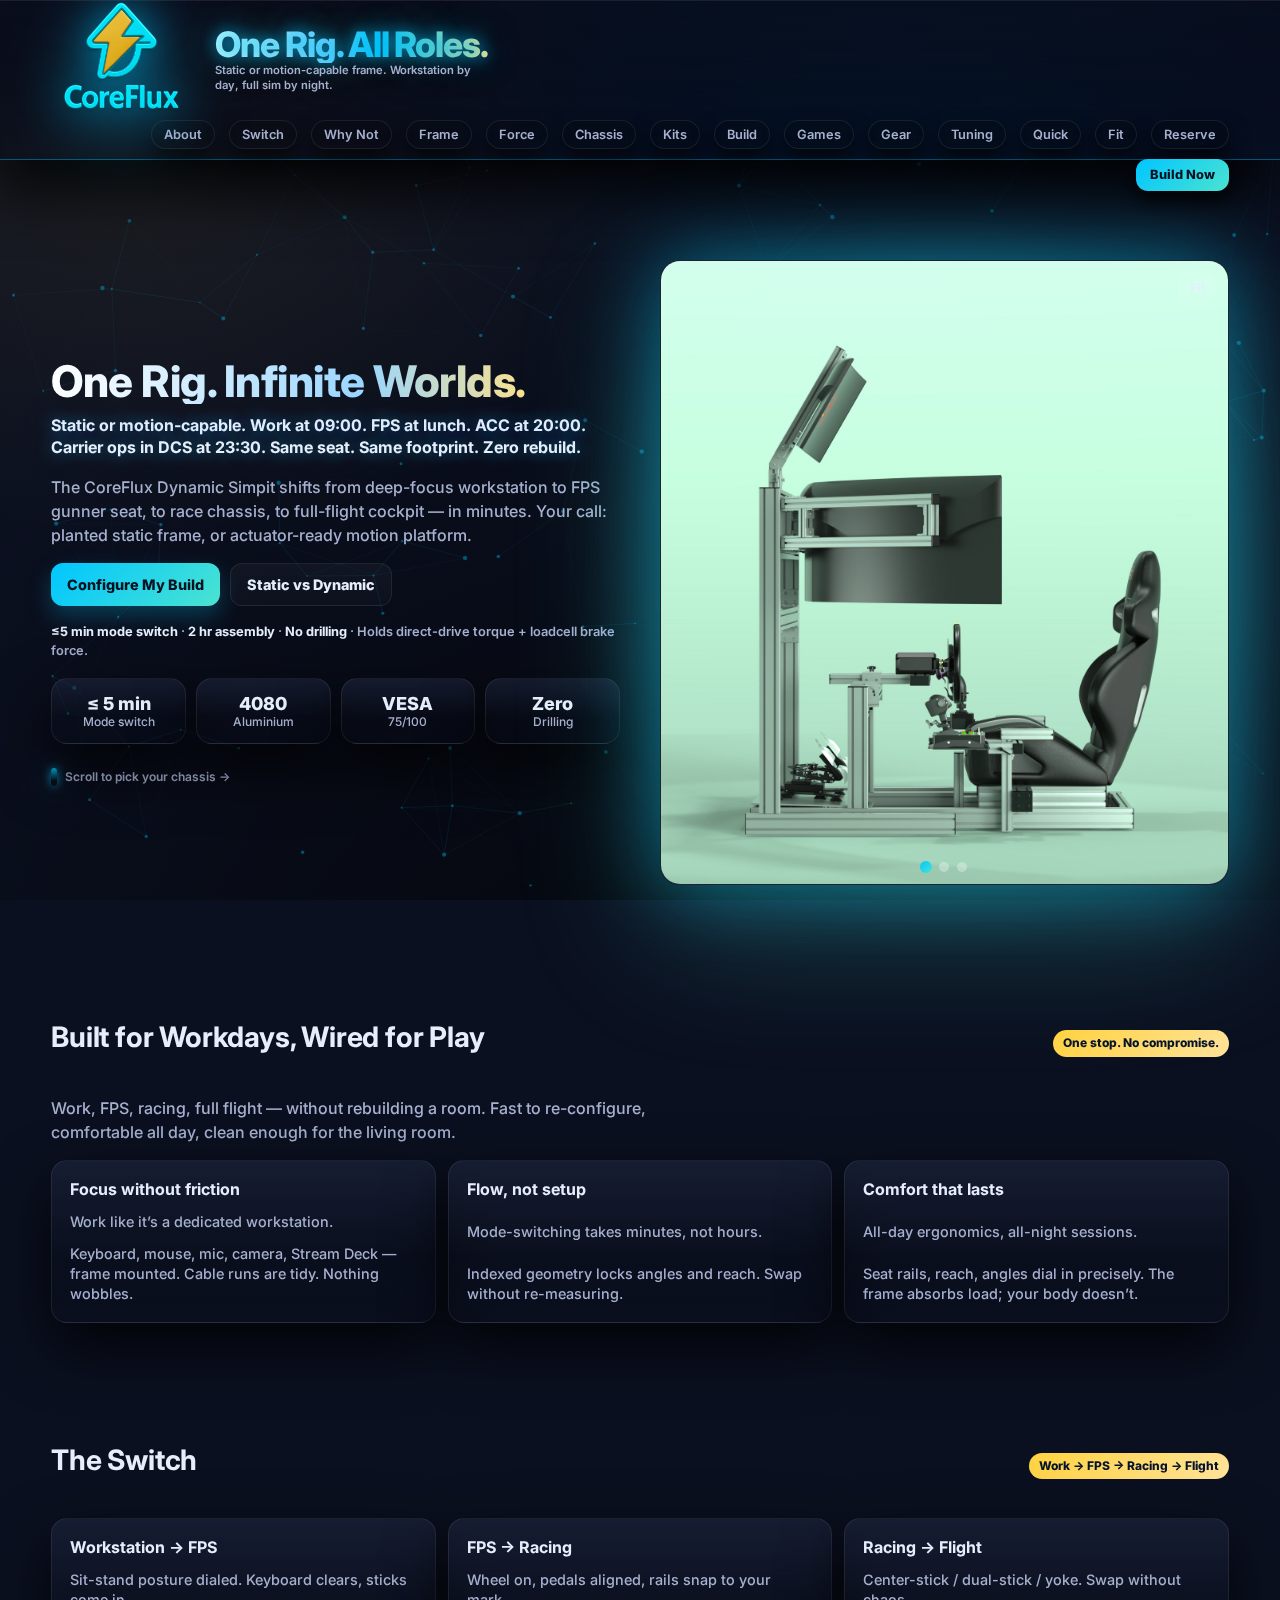
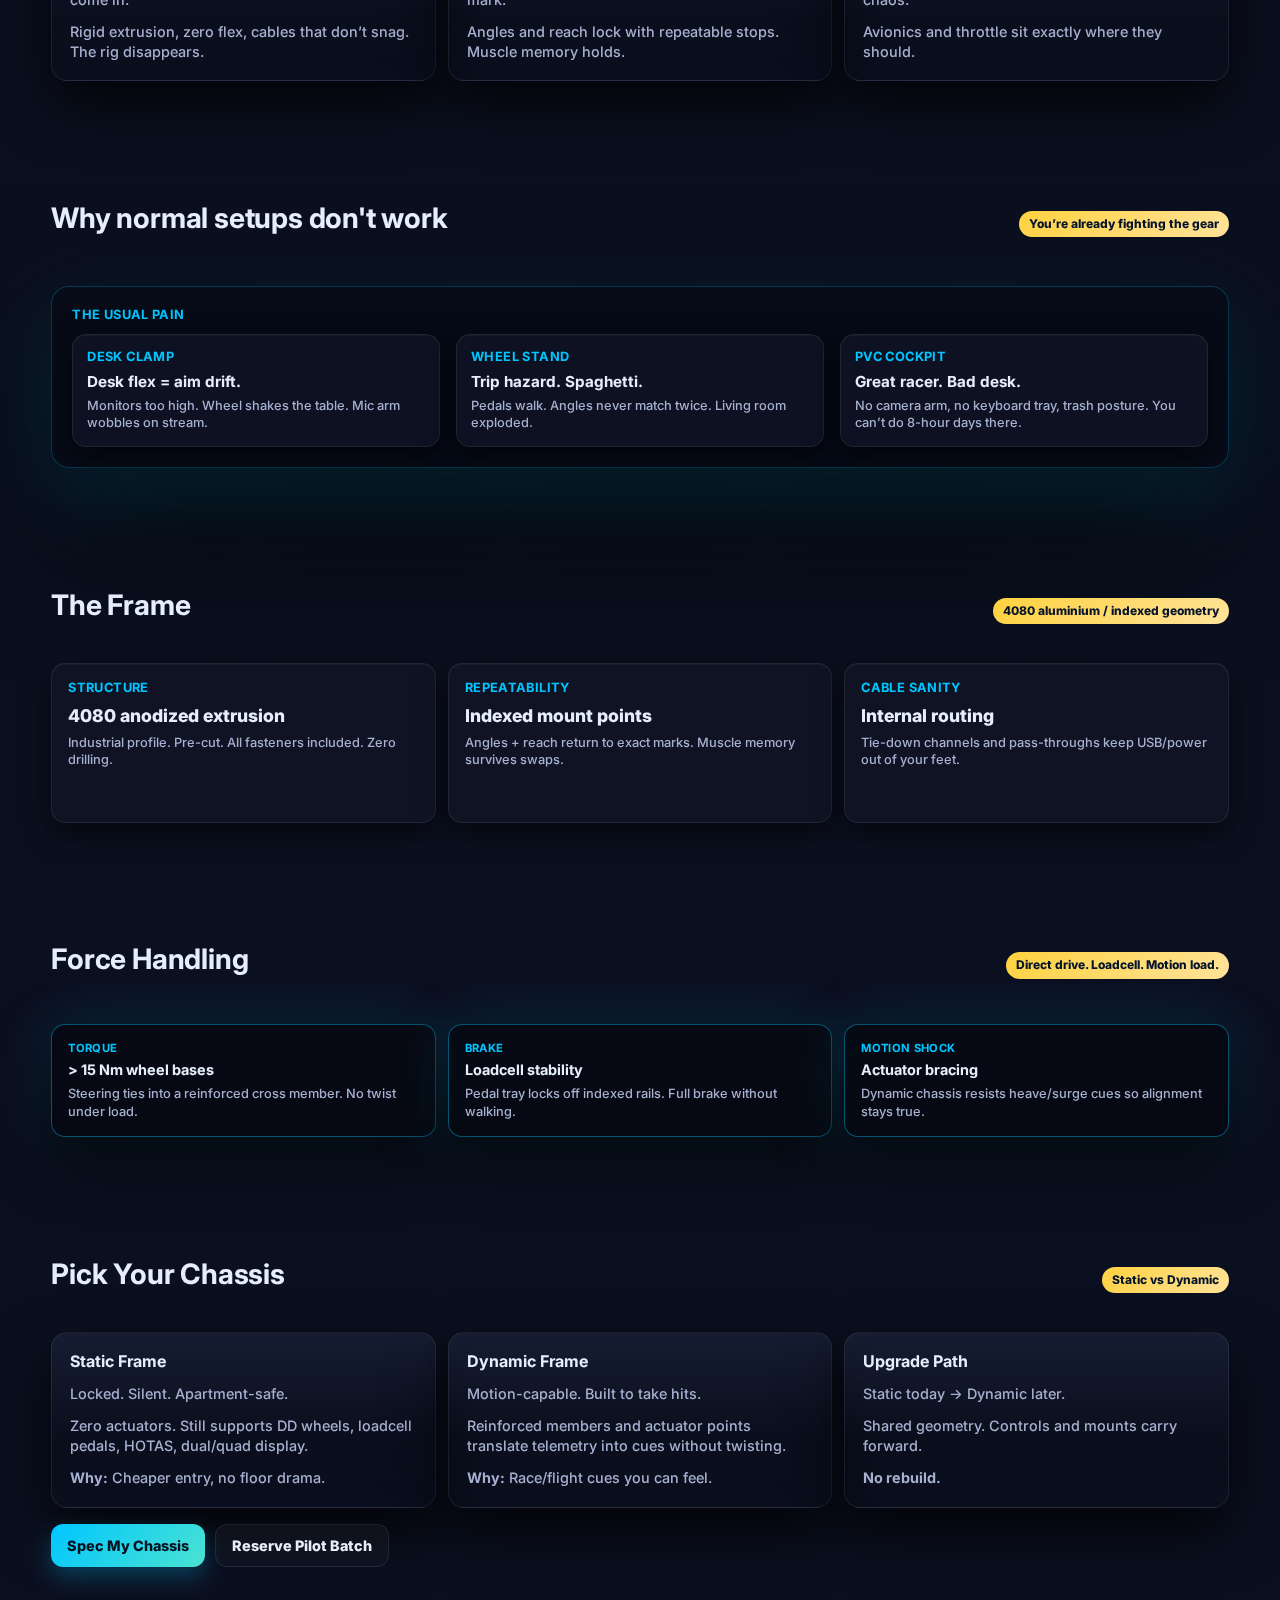
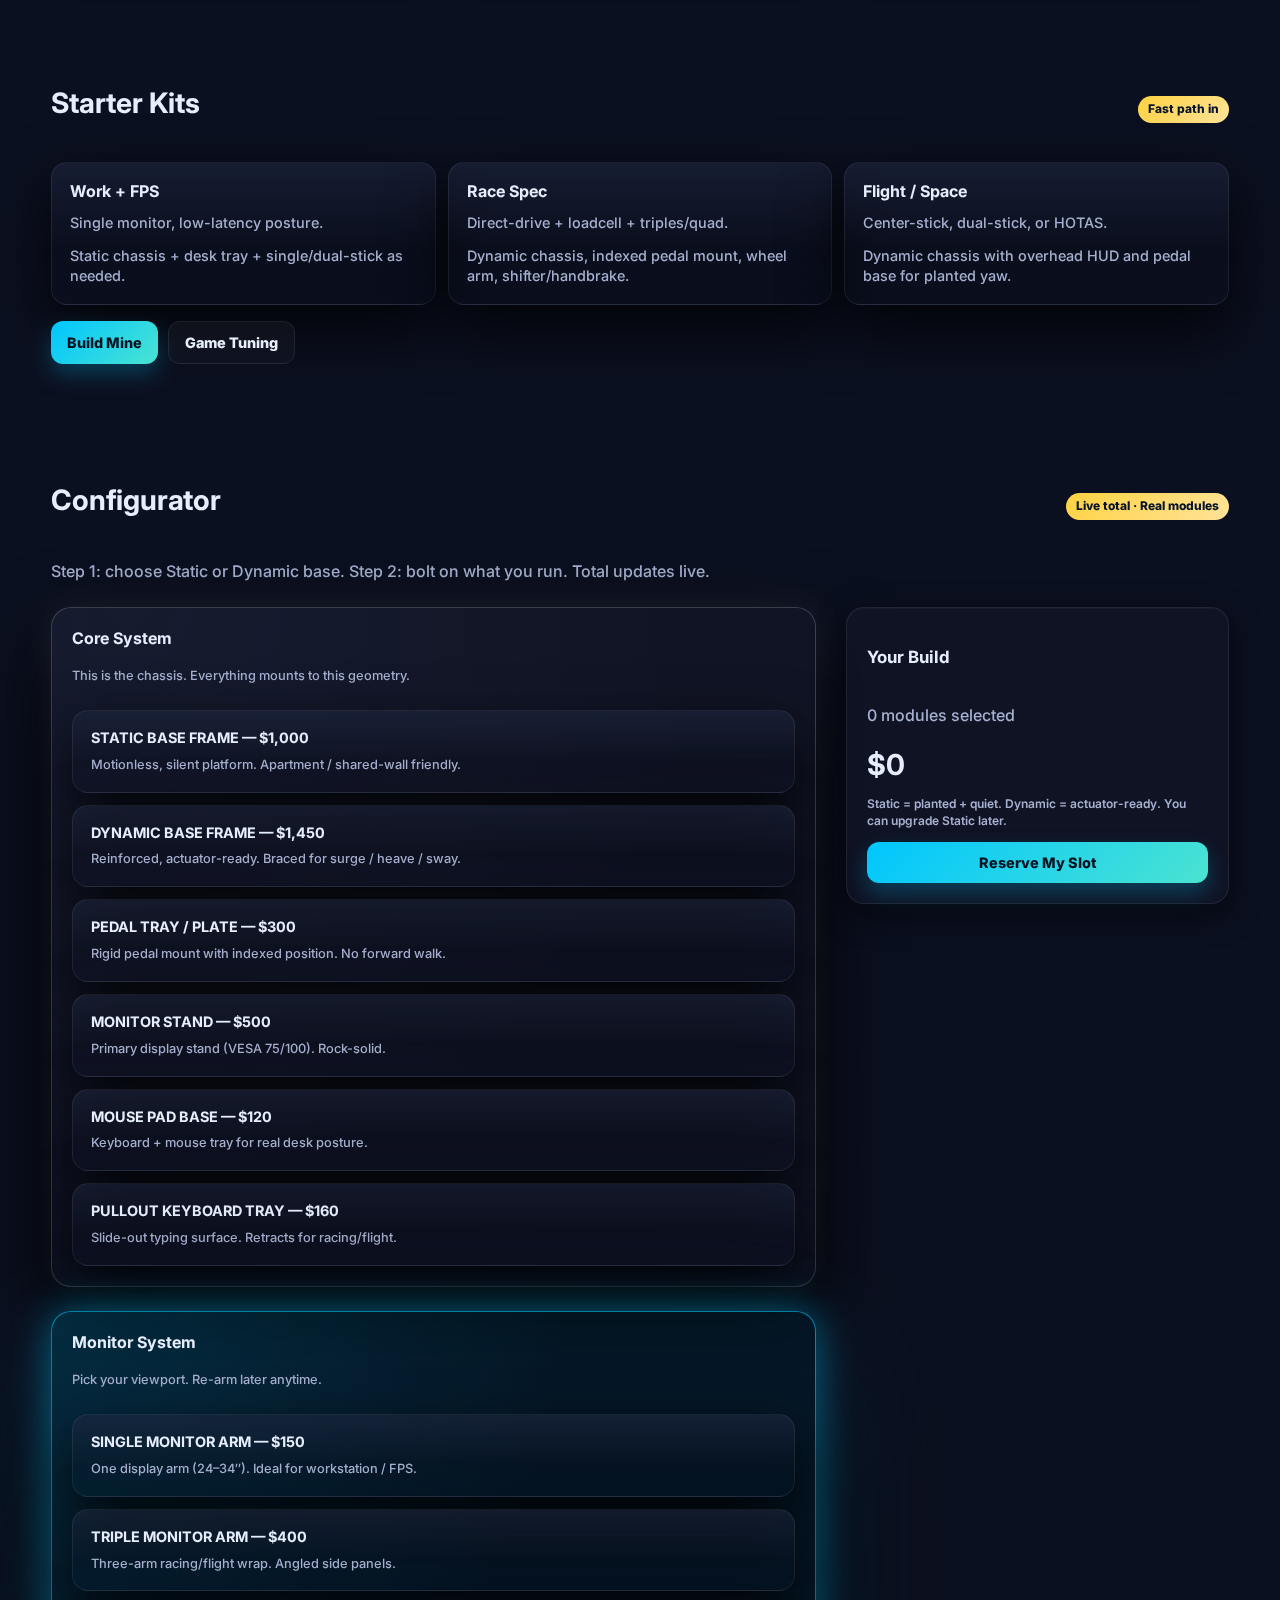
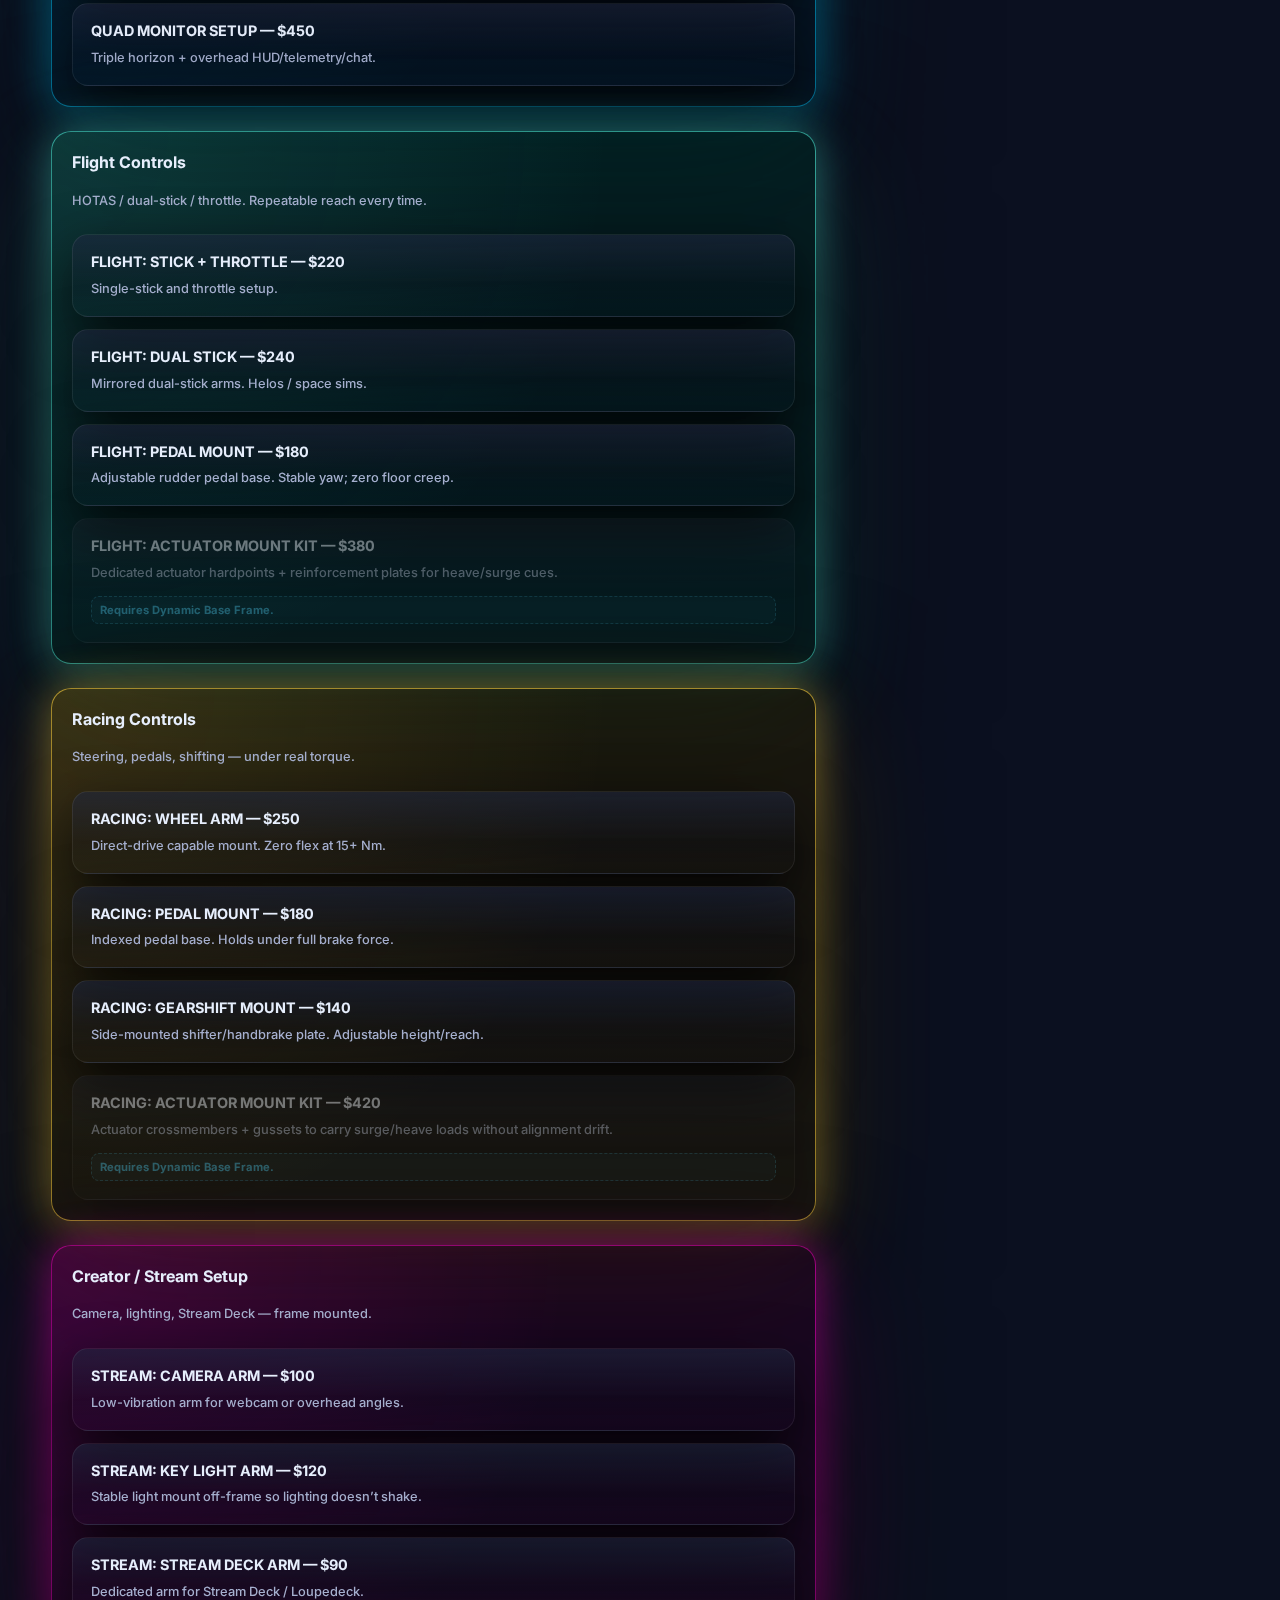
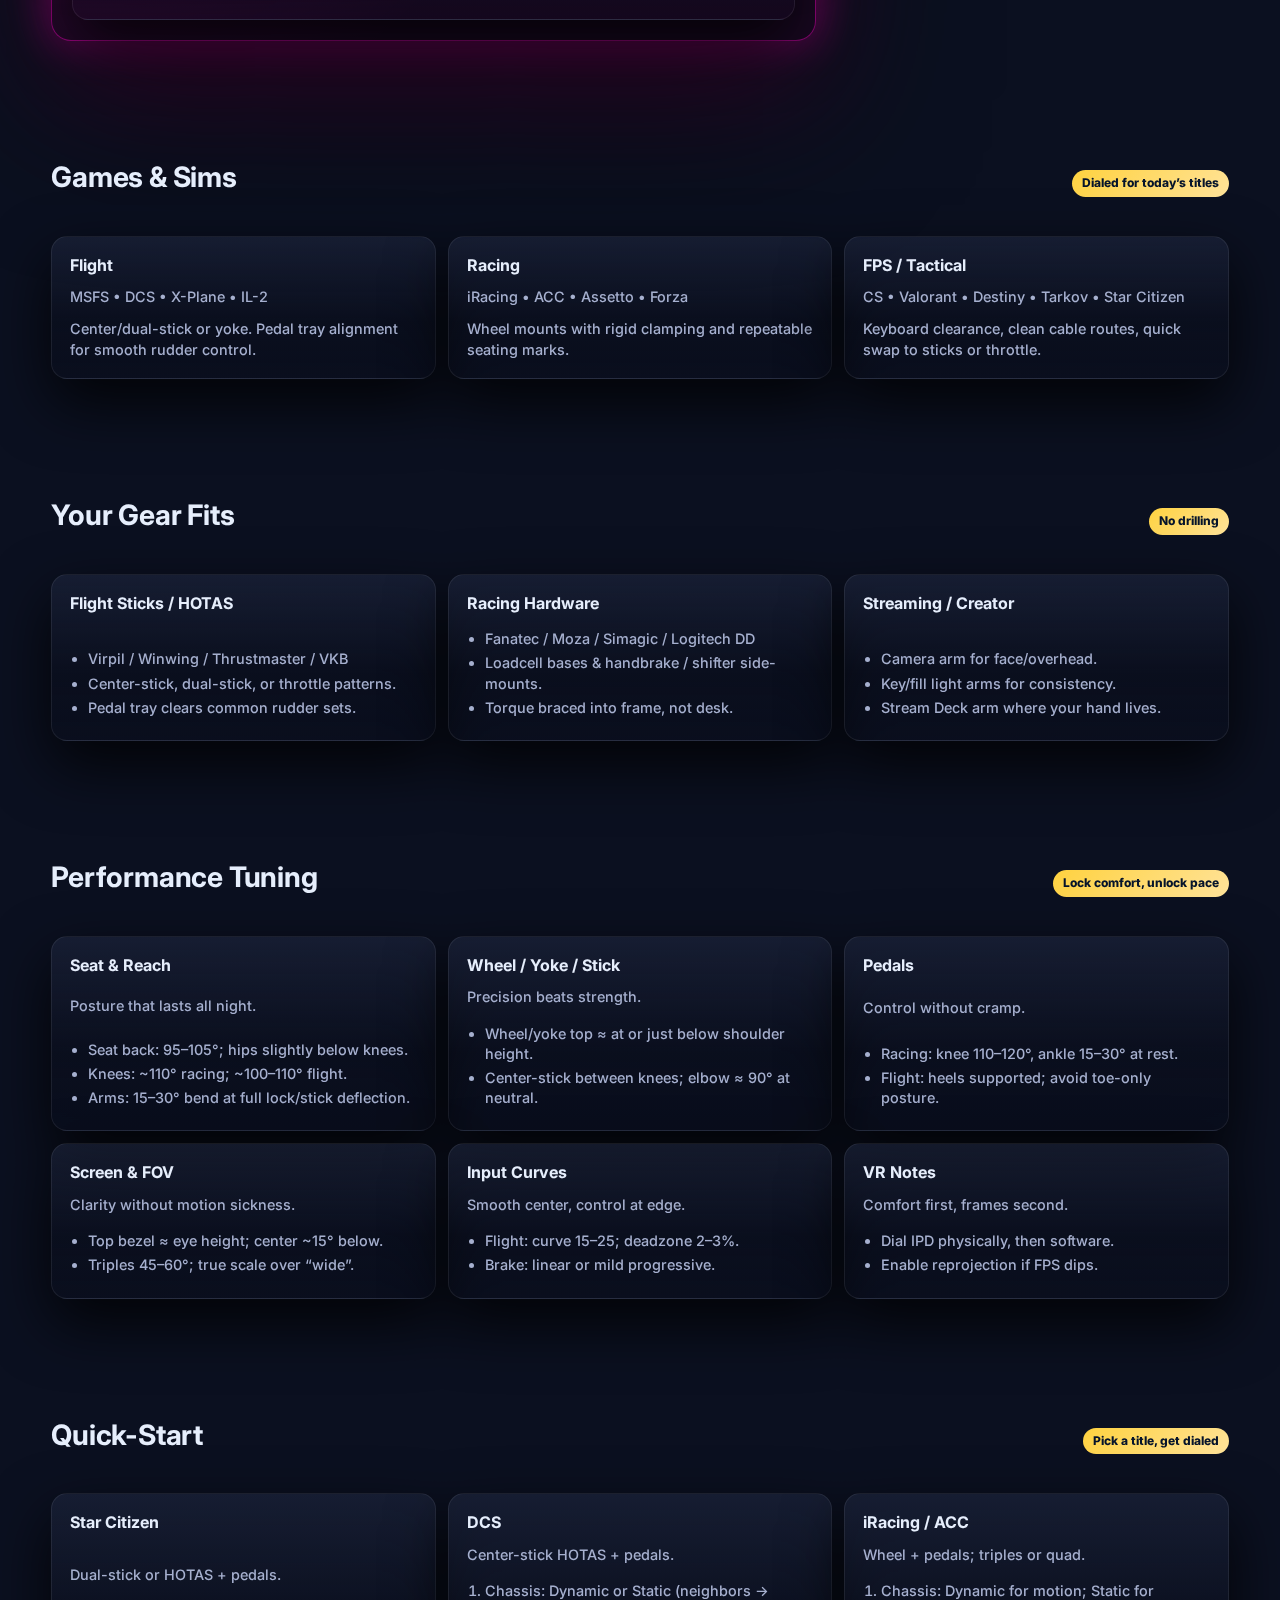
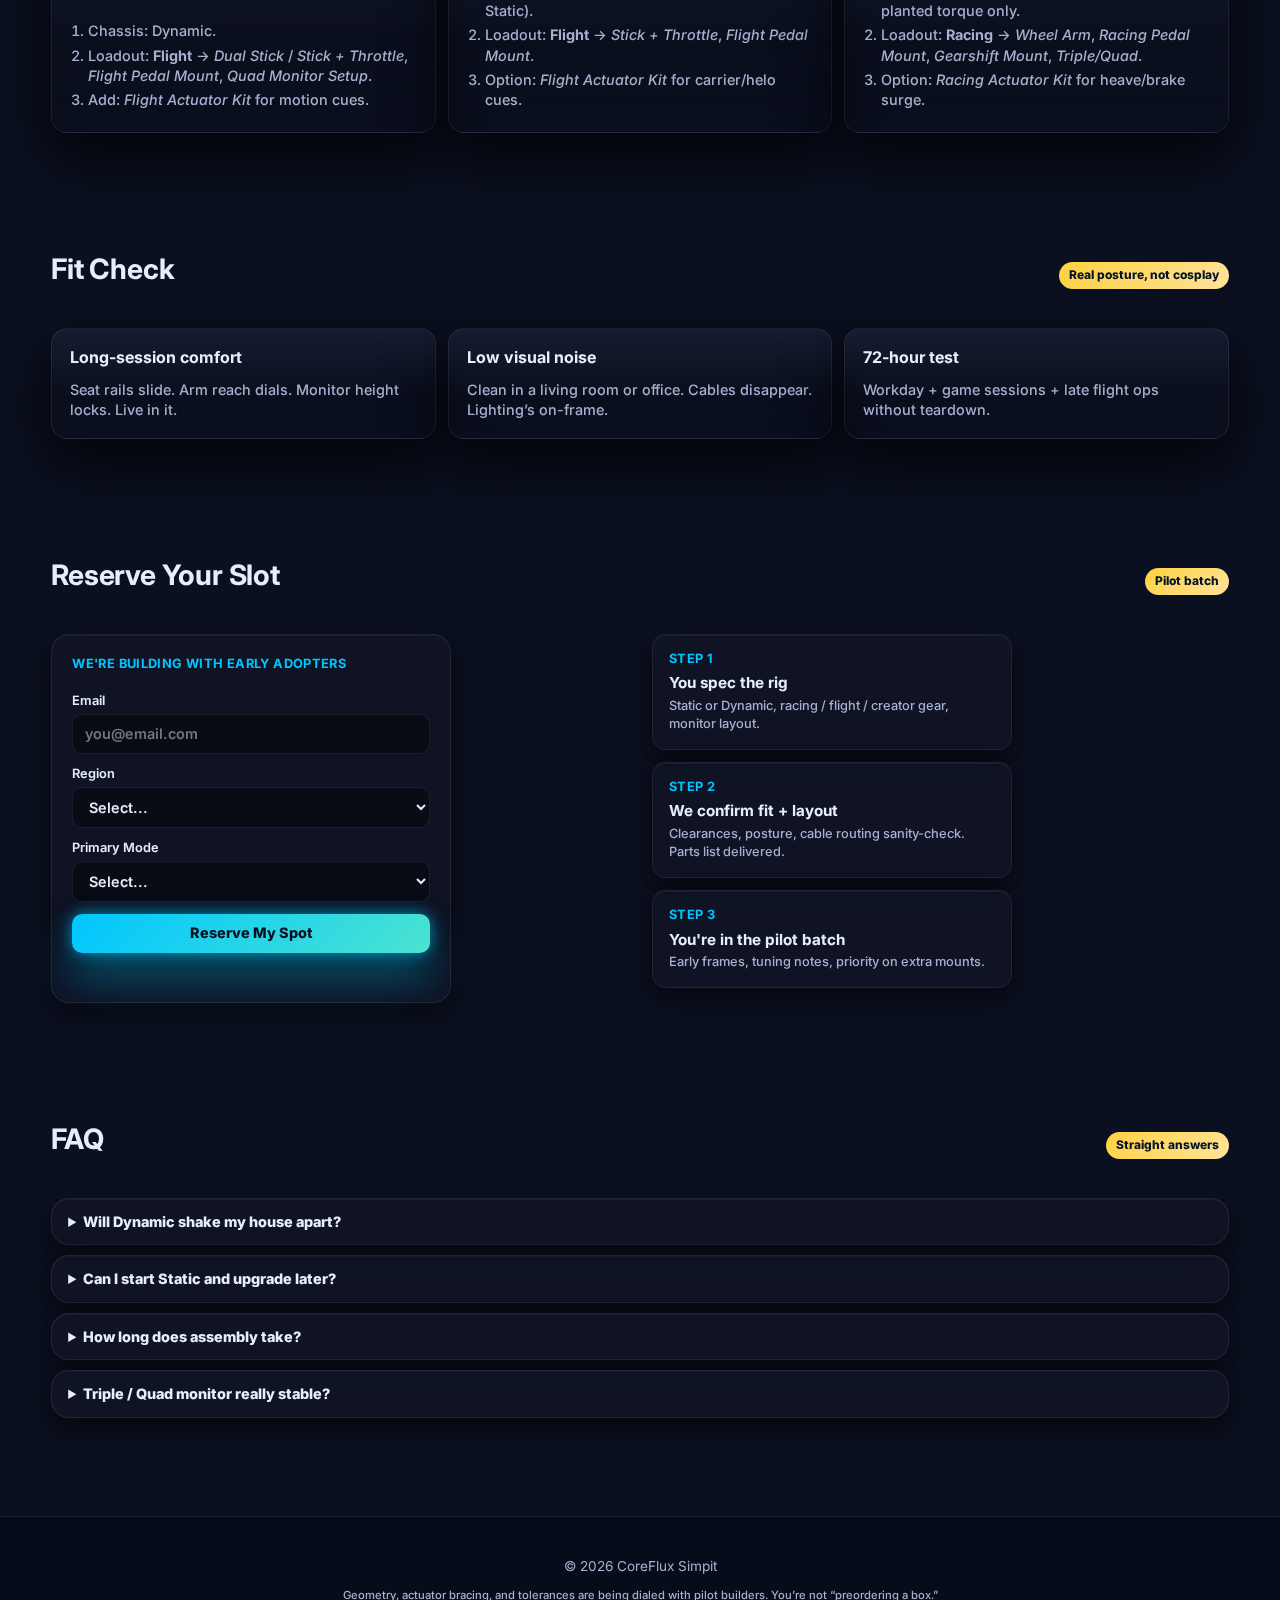
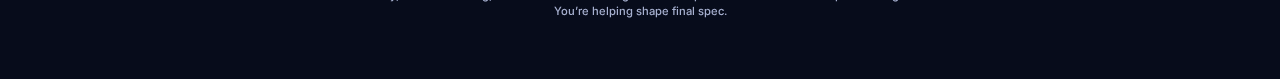
<file: index-one.html>
<!DOCTYPE html>
<html lang="en">
<head>
<meta charset="UTF-8" />
<meta name="viewport" content="width=device-width,initial-scale=1" />
<title>CoreFlux Simpit — One Rig. Infinite Worlds.</title>
<meta name="description" content="One Rig. All Roles. Transform in minutes from workstation to FPS, racing sim, or full-flight cockpit. Motion-capable or silent static. No drilling. Apartment safe." />
<link rel="icon" href="assets/images/coreflux-logo.png" />
<link rel="canonical" href="https://access-mark.github.io/CoreFlux-Simpits/" />
<meta property="og:type" content="website" />
<meta property="og:title" content="CoreFlux Simpit — One Rig. Infinite Worlds." />
<meta property="og:description" content="Transform in minutes from workstation to FPS, racing sim, or full-flight cockpit. Motion-capable or silent static. Precision aluminium. No drilling. Living-room ready." />
<meta property="og:image" content="assets/images/frame-left.png" />
<link href="https://fonts.googleapis.com/css2?family=Inter:wght@400;600;700;900&display=swap" rel="stylesheet">

<style>
/* ===== CoreFlux Simpit — v19 (auto-upgrade to Dynamic) ===== */

/* ---- Tokens ---- */
:root{
  --bg:#0b1020; --bg-2:#0a0f1e; --bg-3:#090e1a;
  --panel:#11131f; --panel-soft:#0f1526;
  --text:#e6eefc; --muted:#a6b0cf;
  --accent:#00c6ff; --accent-2:#ffd23f;
  --border:rgba(255,255,255,.08);

  --blur:14px;
  --shadow:0 10px 30px rgba(0,0,0,.6), inset 0 1px 0 rgba(255,255,255,.04);
  --shadow-soft:0 24px 60px rgba(0,0,0,.8);

  --radius-xl:24px; --radius-lg:18px; --radius-md:14px;
  --logo-h:54px; --nav-h:160px;

  --glow-cyan-main: rgba(0,198,255,.45);
  --glow-cyan-soft: rgba(0,198,255,0);
  --steel-grad:linear-gradient(180deg,rgba(30,38,62,.6) 0%,rgba(9,12,24,.3) 60%,rgba(4,6,16,.15) 100%);
}

/* ---- Base ---- */
*{box-sizing:border-box}
html,body{height:100%}
body{
  margin:0;
  font-family:Inter,system-ui,-apple-system,Segoe UI,Roboto,Helvetica,Arial;
  color:var(--text);
  background-color:var(--bg);
  background-image:
    radial-gradient(1000px 700px at 70% -10%, rgba(0,198,255,.10) 0%, transparent 60%),
    radial-gradient(900px 600px at 10% 20%, rgba(255,210,63,.07) 0%, transparent 60%),
    radial-gradient(circle at 50% 120%, rgba(0,0,0,.6) 0%, rgba(0,0,0,0) 70%);
  background-repeat:no-repeat;
  background-attachment:fixed;
  overflow-x:hidden;
  scroll-behavior:smooth;
}
a{color:inherit;text-decoration:none}
img{max-width:100%;display:block}
.wrap{width:min(1200px,92vw);margin:0 auto}
.lede{color:var(--muted);font-size:clamp(15px,1.25vw,18px);line-height:1.5;font-weight:500;max-width:680px}
section{padding:48px 0;position:relative;z-index:1}

/* Global AI particles canvas – fixed brightness */
#aiCanvas{
  position:fixed;inset:0;z-index:-1;pointer-events:none;
  opacity:.55;transition:none
}

/* NAV */
.nav{
  position:sticky; top:0; z-index:40; height:var(--nav-h);
  background:linear-gradient(to bottom, rgba(8,12,26,.8) 0%, rgba(5,8,20,.6) 60%, rgba(4,6,16,.4) 100%);
  backdrop-filter:saturate(140%) blur(var(--blur));
  border-bottom:1px solid rgba(0,198,255,.4);
  box-shadow:0 1px 0 rgba(255,255,255,.08) inset, 0 30px 60px rgba(0,0,0,.9);
}
.nav__inner{
  display:grid;
  grid-template-rows:1fr auto;
  height:100%;
  padding:0 0 14px
}
.nav__top{
  display:flex;
  align-items:center;
  min-height:120px;
  padding:8px 0;
  justify-content:space-between;
  gap:20px
}
.brand{
  display:flex;
  align-items:center;
  gap:24px;
  min-width:0
}
.brand__logo-img{
  height:140px;
  width:auto;
  max-height:140px;
  object-fit:contain;
  flex-shrink:0;
  display:block;
  image-rendering:auto;
  filter:drop-shadow(0 20px 40px rgba(0,198,255,.4))
         drop-shadow(0 0 20px rgba(0,198,255,.6))
}
.brand__text{
  display:flex;
  flex-direction:column;
  line-height:1.05
}
.brand__tagline{
  font-weight:800;
  font-size:2.2rem;
  line-height:1.05;
  letter-spacing:-.03em;
  white-space:nowrap;
  background:linear-gradient(90deg,#cfffff 0%,#7fd3ff 40%,#00c6ff 60%,#ffe189 100%);
  -webkit-background-clip:text;
  background-clip:text;
  color:transparent;
  text-shadow:0 0 16px rgba(0,198,255,.7),
              0 0 36px rgba(0,198,255,.45),
              0 0 60px rgba(255,210,63,.28)
}
.brand__sub{
  font-size:.7rem;
  line-height:1.4;
  font-weight:600;
  color:var(--muted);
  max-width:260px
}

/* nav links */
.nav__links-row{
  display:flex;
  justify-content:flex-end;
  flex-wrap:wrap;
  row-gap:10px;
  column-gap:14px;
  font-size:.8rem;
  line-height:1.2;
  padding:0 0 14px;
  margin-top:0
}
.chip{
  padding:6px 12px;
  border:1px solid var(--border);
  border-radius:999px;
  color:var(--muted);
  background:rgba(0,0,0,.2);
  font-weight:600;
  font-size:.8rem;
  line-height:1.2;
  transition:120ms ease;
  box-shadow:0 10px 20px rgba(0,0,0,.6)
}
.chip:hover{
  color:var(--text);
  border-color:rgba(0,198,255,.6);
  box-shadow:
    0 0 16px rgba(0,198,255,.8),
    0 0 48px rgba(0,198,255,.45),
    0 12px 24px rgba(0,198,255,.35);
  text-shadow:0 0 8px rgba(0,198,255,.8)
}
.cta{
  padding:8px 14px;
  border-radius:12px;
  background:linear-gradient(135deg,var(--accent),#4be3d1);
  color:#041221;
  font-weight:800;
  font-size:.8rem;
  line-height:1.2;
  border:none;
  cursor:pointer;
  box-shadow:0 10px 20px rgba(0,0,0,.8);
  transition:120ms ease
}
.cta:hover{
  box-shadow:
    0 0 16px rgba(0,198,255,.9),
    0 0 60px rgba(0,198,255,.55),
    0 24px 40px rgba(0,198,255,.4),
    0 10px 30px rgba(0,0,0,.9);
  text-shadow:0 0 8px rgba(0,0,0,.8)
}

/* sticky bottom CTA */
#stickyCTA{
  position:fixed;
  right:16px;
  bottom:16px;
  z-index:50;
  display:none;
  background:linear-gradient(135deg,var(--accent),#4be3d1);
  color:#041221;
  font-weight:800;
  font-size:.8rem;
  line-height:1.2;
  padding:12px 16px;
  border-radius:12px;
  box-shadow:
    0 0 16px rgba(0,198,255,.7),
    0 24px 40px rgba(0,198,255,.4),
    0 10px 30px rgba(0,0,0,.9);
  border:none;
  cursor:pointer
}

/* HERO */
.hero{
  position:relative;
  padding:100px 0 64px;
  display:grid;
  grid-template-columns:1fr 1fr;
  gap:40px;
  align-items:center
}
.h1{
  font-size:clamp(32px,3.4vw,56px);
  line-height:1.04;
  margin:0 0 10px;
  letter-spacing:-.5px;
  background:linear-gradient(90deg,#fff,#9ad6ff 55%,#ffe189 85%);
  -webkit-background-clip:text;
  color:transparent;
  font-weight:800
}
.hero__claim{
  font-size:1rem;
  font-weight:700;
  line-height:1.4;
  color:var(--text);
  text-shadow:0 0 16px rgba(0,198,255,.6),
              0 0 42px rgba(0,198,255,.35);
  max-width:640px;
  margin:0 0 16px
}
.hero__trustline{
  margin-top:16px;
  font-size:.8rem;
  line-height:1.5;
  font-weight:600;
  color:var(--muted);
  max-width:640px
}
.hero__trustline b{
  color:var(--text);
  font-weight:700
}

/* scroll hint */
.scrollhint{
  display:flex;
  align-items:center;
  gap:8px;
  margin-top:24px;
  font-size:.75rem;
  font-weight:600;
  color:var(--muted);
  line-height:1.2;
  user-select:none;
  opacity:.75
}
.scrollhint__dot{
  width:6px;
  height:18px;
  border-radius:3px;
  background:radial-gradient(circle at 50% 0%,rgba(0,198,255,1) 0%,rgba(0,198,255,0) 70%);
  box-shadow:0 0 10px rgba(0,198,255,.9),
             0 0 40px rgba(0,198,255,.5);
  animation:scrollpulse 1.8s infinite
}
@keyframes scrollpulse{
  0%{opacity:1;transform:translateY(0)}
  50%{opacity:.2;transform:translateY(6px)}
  100%{opacity:1;transform:translateY(0)}
}

/* Buttons */
.btn{
  display:inline-flex;
  align-items:center;
  gap:10px;
  padding:12px 16px;
  border-radius:12px;
  border:1px solid var(--border);
  font-weight:800;
  font-size:.9rem;
  line-height:1.2;
  cursor:pointer
}
.btn--primary,.btn.primary{
  background:linear-gradient(135deg,var(--accent),#4be3d1);
  color:#041221;
  border:none;
  box-shadow:0 10px 22px rgba(0,198,255,.25)
}
.btn--ghost,.btn.ghost{
  background:linear-gradient(180deg,rgba(255,255,255,.04),rgba(255,255,255,.02));
  color:var(--text)
}

/* Stats */
.statbar{
  display:grid;
  grid-template-columns:repeat(4,1fr);
  gap:10px;
  margin-top:18px
}
.stat{
  background:var(--steel-grad);
  border:1px solid var(--border);
  border-radius:16px;
  padding:14px;
  text-align:center;
  box-shadow:0 24px 60px rgba(0,0,0,.8)
}
.stat .v{
  font-weight:800;
  font-size:18px;
  line-height:1.2;
  color:var(--text)
}
.stat .k{
  color:var(--muted);
  font-size:12px;
  line-height:1.2;
  font-weight:500
}

/* HERO MOCK */
.mock-wrap{position:relative}
#mockGlow.mock-glow{
  position:absolute;
  inset:-60px;
  z-index:0;
  pointer-events:none;
  filter:blur(40px);
  background:radial-gradient(circle at var(--gx,50%) var(--gy,50%), var(--glow-cyan-main) 0%, rgba(75,227,209,.22) 35%, var(--glow-cyan-soft) 70%)
}
.mock{
  position:relative;
  border:1px solid var(--border);
  border-radius:20px;
  overflow:hidden;
  background:#0b1020;
  height:625px;
  max-height:640px;
  box-shadow:0 0 80px rgba(0,198,255,.45),
             0 40px 140px rgba(75,227,209,.28);
  z-index:1
}
.mock__slide{
  position:absolute;
  inset:0;
  width:100%;
  height:100%;
  object-fit:cover;
  opacity:0;
  transform:scale(1.03);
  transition:opacity 1s ease, transform 9s ease
}
.mock__slide.active{
  opacity:1;
  transform:scale(1.08)
}
.mock__nav{
  position:absolute;
  bottom:12px;
  left:50%;
  transform:translateX(-50%);
  display:flex;
  gap:8px;
  z-index:2
}
.dot{
  width:10px;
  height:10px;
  border-radius:50%;
  background:rgba(255,255,255,.32);
  cursor:pointer;
  transition:transform .2s,background .2s
}
.dot.active{
  background:linear-gradient(135deg,var(--accent),#4be3d1);
  transform:scale(1.2)
}
.mock__toggle{
  position:absolute;
  top:12px;
  right:12px;
  z-index:2;
  padding:7px 10px;
  border-radius:10px;
  border:1px solid var(--border);
  background:rgba(255,255,255,.06);
  backdrop-filter:blur(8px);
  font-weight:900;
  font-size:12px;
  line-height:1.2;
  color:var(--text);
  cursor:pointer
}
.mock.fit .mock__slide{
  object-fit:contain;
  transform:scale(1)!important;
  background:#0b1020
}

/* Sections / Panels */
.section__head{
  display:flex;
  align-items:baseline;
  justify-content:space-between;
  flex-wrap:wrap;
  gap:12px;
  margin-bottom:18px
}
.section__title{
  font-size:clamp(22px,2.2vw,34px);
  letter-spacing:-.2px;
  font-weight:700;
  color:var(--text)
}
.pill{
  font-size:12px;
  color:#06142b;
  background:linear-gradient(135deg,var(--accent-2),#ffe39a);
  border-radius:999px;
  padding:6px 10px;
  font-weight:800;
  line-height:1.2
}
.panel{
  background:rgba(17,22,38,.7);
  border:1px solid var(--border);
  border-radius:var(--radius-lg);
  box-shadow:var(--shadow);
  padding:12px 16px;
  line-height:1.5;
  color:var(--text);
  font-size:.9rem;
  font-weight:500
}

/* Cards / blocks */
.cards{
  display:grid;
  grid-template-columns:repeat(3,1fr);
  gap:12px
}
.card{
  padding:18px;
  border-radius:16px;
  border:1px solid var(--border);
  background:var(--steel-grad);
  box-shadow:var(--shadow-soft);
  display:flex;
  flex-direction:column;
  gap:12px;
  align-items:flex-start;
  justify-content:space-between;
  min-height:100%;
  color:var(--text)
}
.card h3{
  margin:0;
  font-weight:700;
  color:var(--text);
  line-height:1.3;
  font-size:1rem
}
.card p{
  margin:0;
  color:var(--muted);
  font-size:.9rem;
  line-height:1.4;
  font-weight:500
}
.card ul,.card ol{
  margin:0 0 0 18px;
  padding:0;
  color:var(--muted);
  font-size:.9rem;
  line-height:1.4;
  font-weight:500
}
.card li{margin:4px 0}

/* band / timeline */
.band{
  background:rgba(4,8,18,.6);
  border:1px solid rgba(0,198,255,.25);
  box-shadow:0 30px 80px rgba(0,198,255,.15),
             0 60px 160px rgba(0,0,0,.9);
  border-radius:var(--radius-lg);
  padding:20px;
  margin-top:28px
}
.band__title{
  font-size:.8rem;
  font-weight:700;
  color:var(--accent);
  text-transform:uppercase;
  letter-spacing:.03em;
  line-height:1.3;
  margin-bottom:10px
}
.timeline-row{
  display:grid;
  grid-template-columns:repeat(auto-fit,minmax(220px,1fr));
  gap:16px
}
.timeline-col{
  background:rgba(17,22,38,.7);
  border:1px solid var(--border);
  border-radius:14px;
  padding:14px;
  box-shadow:var(--shadow)
}
.timeline-time{
  font-size:.8rem;
  font-weight:700;
  color:var(--accent);
  text-transform:uppercase;
  letter-spacing:.03em;
  margin-bottom:6px;
  line-height:1.3
}
.timeline-headline{
  color:var(--text);
  font-weight:700;
  font-size:.95rem;
  line-height:1.4;
  margin-bottom:4px
}
.timeline-copy{
  color:var(--muted);
  font-size:.8rem;
  line-height:1.4;
  font-weight:500
}

/* spec grid */
.specgrid{
  display:grid;
  grid-template-columns:repeat(auto-fit,minmax(260px,1fr));
  gap:12px
}
.specbox{
  background:rgba(17,22,38,.7);
  border:1px solid var(--border);
  border-radius:14px;
  box-shadow:var(--shadow);
  padding:16px;
  min-height:160px;
  display:flex;
  flex-direction:column;
  justify-content:space-between
}
.specbox__head{
  font-size:.8rem;
  font-weight:700;
  color:var(--accent);
  text-transform:uppercase;
  letter-spacing:.03em;
  line-height:1.3;
  margin-bottom:8px
}
.specbox__metric{
  font-size:1.1rem;
  font-weight:800;
  line-height:1.3;
  color:var(--text);
  margin-bottom:6px
}
.specbox__desc{
  font-size:.8rem;
  line-height:1.4;
  font-weight:500;
  color:var(--muted)
}

/* proof strip */
.proof-strip{
  margin-top:24px;
  display:grid;
  grid-template-columns:repeat(auto-fit,minmax(240px,1fr));
  gap:12px
}
.proof-cell{
  background:rgba(0,0,0,.4);
  border:1px solid rgba(0,198,255,.4);
  border-radius:14px;
  box-shadow:0 24px 60px rgba(0,0,0,.8),
             0 0 60px rgba(0,198,255,.18);
  padding:16px;
  font-size:.8rem;
  line-height:1.4;
  font-weight:500;
  color:var(--text)
}
.proof-head{
  font-size:.7rem;
  font-weight:700;
  text-transform:uppercase;
  letter-spacing:.03em;
  color:var(--accent);
  margin-bottom:4px
}
.proof-metric{
  font-size:.9rem;
  font-weight:700;
  color:var(--text);
  margin-bottom:4px
}
.proof-desc{
  color:var(--muted);
  font-size:.8rem;
  line-height:1.4;
  font-weight:500
}

/* Reserve */
.reserve-card{
  display:grid;
  gap:12px;
  background:rgba(17,22,38,.7);
  border:1px solid var(--border);
  border-radius:var(--radius-lg);
  box-shadow:var(--shadow);
  padding:20px;
  max-width:400px
}
.reserve-introline{
  font-size:.8rem;
  font-weight:700;
  line-height:1.4;
  color:var(--accent);
  text-transform:uppercase;
  letter-spacing:.03em;
  margin-bottom:8px
}
.reserve-card label{
  font-size:.8rem;
  font-weight:600;
  color:var(--text);
  display:flex;
  flex-direction:column;
  gap:6px
}
.reserve-card input,
.reserve-card select,
.reserve-card button{
  border-radius:10px;
  border:1px solid var(--border);
  background:rgba(0,0,0,.4);
  color:var(--text);
  font-family:inherit;
  font-size:.9rem;
  line-height:1.3;
  padding:10px 12px;
  font-weight:600;
  outline:none
}
.reserve-card button{
  background:linear-gradient(135deg,var(--accent),#4be3d1);
  color:#041221;
  font-weight:800;
  cursor:pointer;
  border:none;
  box-shadow:
    0 0 16px rgba(0,198,255,.7),
    0 24px 40px rgba(0,198,255,.4),
    0 10px 30px rgba(0,0,0,.9)
}
.reserve-steps{
  display:grid;
  gap:12px;
  max-width:360px
}
.stepbox{
  background:rgba(17,22,38,.7);
  border:1px solid var(--border);
  border-radius:14px;
  box-shadow:var(--shadow);
  padding:16px
}
.stepbox__num{
  font-size:.8rem;
  font-weight:700;
  color:var(--accent);
  text-transform:uppercase;
  letter-spacing:.03em;
  line-height:1.3;
  margin-bottom:6px
}
.stepbox__title{
  font-size:.95rem;
  line-height:1.3;
  font-weight:700;
  color:var(--text);
  margin-bottom:4px
}
.stepbox__copy{
  font-size:.8rem;
  line-height:1.4;
  color:var(--muted);
  font-weight:500
}

/* proof list */
.proof-list{
  list-style:none;
  padding:0;
  margin:24px auto 0;
  max-width:700px;
  display:grid;
  gap:12px
}
.proof-item{
  background:rgba(17,22,38,.7);
  border:1px solid var(--border);
  border-radius:12px;
  box-shadow:var(--shadow);
  padding:14px 16px;
  text-align:left;
  font-size:.9rem;
  line-height:1.4;
  color:var(--text);
  font-weight:500
}
.proof-item strong{
  display:block;
  font-size:.8rem;
  font-weight:700;
  color:var(--accent);
  margin-bottom:4px;
  text-transform:uppercase;
  letter-spacing:.03em
}

/* ================= CONFIGURATOR ================= */

#moduleList{
  display:grid;
  gap:24px;
  align-content:start
}

/* section labels */
.group-head{
  display:flex;
  flex-direction:column;
  gap:6px
}
.group-head h3{
  margin:0;
  font-size:1rem;
  font-weight:700;
  line-height:1.3;
  color:var(--text)
}
.group-head .lede{
  font-size:.8rem;
  line-height:1.4;
  max-width:none
}

/* group shells */
.config-group{
  border-radius:20px;
  padding:20px;
  background:rgba(10,14,30,.6);
  box-shadow:0 30px 80px rgba(0,0,0,.8);
  border:1px solid var(--border);
  display:grid;
  gap:12px;
  position:relative
}
.config-group--core{
  background:
    radial-gradient(circle at 10% 0%,rgba(90,110,170,.08) 0%,rgba(0,0,0,0) 60%),
    rgba(20,24,40,.6);
  border:1px solid rgba(255,255,255,.18);
  box-shadow:
    0 0 30px rgba(255,255,255,.08),
    0 30px 80px rgba(0,0,0,.9)
}
.config-group--monitor{
  background:
    radial-gradient(circle at 0% 0%,rgba(0,198,255,.12) 0%,rgba(0,0,0,0) 60%),
    rgba(0,30,45,.55);
  border:1px solid rgba(0,198,255,.6);
  box-shadow:
    0 0 40px rgba(0,198,255,.45),
    0 40px 120px rgba(0,198,255,.16),
    0 60px 160px rgba(0,0,0,.9)
}
.config-group--flight{
  background:
    radial-gradient(circle at 0% 0%,rgba(75,227,209,.14) 0%,rgba(0,0,0,0) 60%),
    rgba(0,40,35,.55);
  border:1px solid rgba(75,227,209,.6);
  box-shadow:
    0 0 40px rgba(75,227,209,.4),
    0 40px 120px rgba(75,227,209,.18),
    0 60px 160px rgba(0,0,0,.9)
}
.config-group--racing{
  background:
    radial-gradient(circle at 0% 0%,rgba(255,210,63,.14) 0%,rgba(0,0,0,0) 60%),
    rgba(40,30,0,.5);
  border:1px solid rgba(255,210,63,.6);
  box-shadow:
    0 0 40px rgba(255,210,63,.4),
    0 40px 120px rgba(255,210,63,.16),
    0 60px 160px rgba(0,0,0,.9)
}
.config-group--stream{
  background:
    radial-gradient(circle at 0% 0%,rgba(255,0,200,.16) 0%,rgba(0,0,0,0) 60%),
    rgba(40,0,35,.5);
  border:1px solid rgba(255,0,200,.5);
  box-shadow:
    0 0 40px rgba(255,0,200,.4),
    0 40px 120px rgba(255,0,200,.18),
    0 60px 160px rgba(0,0,0,.9)
}

/* choice cards */
.config-card{
  padding:18px;
  border-radius:16px;
  border:1px solid var(--border);
  background:var(--steel-grad);
  box-shadow:var(--shadow-soft);
  cursor:pointer;
  display:flex;
  flex-direction:column;
  gap:8px;
  color:var(--text);
  position:relative
}
.config-card strong{
  font-size:.9rem;
  font-weight:700;
  line-height:1.3;
  color:var(--text);
  display:block
}
.config-card p{
  margin:0;
  color:var(--muted);
  font-size:.8rem;
  line-height:1.4;
  font-weight:500
}
.config-card input{display:none}

/* motion requirement lock */
.requires-dynamic.locked{
  opacity:.45;
  filter:saturate(70%) grayscale(20%)
}
.req-note{
  display:none;
  margin-top:6px;
  font-size:.7rem;
  font-weight:700;
  color:var(--accent);
  background:rgba(0,198,255,.08);
  border:1px dashed rgba(0,198,255,.4);
  padding:6px 8px;
  border-radius:8px
}
.requires-dynamic.locked .req-note{display:block}

/* summary */
aside.panel{
  position:sticky;
  top:100px;
  padding:20px
}

/* Footer */
footer{
  padding:40px 0 60px;
  color:var(--muted);
  border-top:1px solid var(--border);
  background:rgba(6,10,24,.55);
  margin-top:40px;
  font-size:.85rem;
  line-height:1.4;
  text-align:center
}
.footer-note{
  font-size:.7rem;
  line-height:1.4;
  color:var(--muted);
  max-width:600px;
  margin:12px auto 0;
  font-weight:500
}

/* Responsive */
@media (max-width:1080px){
  .hero{grid-template-columns:1fr}
  .mock{height:480px}
}
@media (max-width:980px){
  .statbar{grid-template-columns:repeat(2,1fr)}
  .cards{grid-template-columns:1fr}
  .timeline-row{grid-template-columns:1fr 1fr}
  :root{--logo-h:46px}
  .brand{gap:16px}
  .brand__logo-img{height:110px;max-height:110px}
  .brand__tagline{font-size:1.8rem;line-height:1.1;white-space:nowrap}
  .brand__sub{font-size:.7rem;max-width:240px}
  .nav__links-row{justify-content:flex-start;column-gap:10px;font-size:.75rem}
  .chip{padding:6px 10px;font-size:.75rem}
  .cta{padding:8px 12px;font-size:.75rem}
}
@media (max-width:520px){
  .brand{flex-direction:column;align-items:flex-start;gap:8px}
  .brand__logo-img{height:90px;max-height:90px}
  .brand__tagline{font-size:1.4rem;line-height:1.15;white-space:normal}
  .brand__sub{font-size:.7rem;max-width:260px}
  .nav__links-row{justify-content:flex-start;column-gap:8px}
  :root{--logo-h:40px}
}
</style>
</head>

<body>
<canvas id="aiCanvas"></canvas>

<button id="stickyCTA" onclick="document.querySelector('#configurator').scrollIntoView({behavior:'smooth'})">Build Now</button>

<nav class="nav" aria-label="Primary">
  <div class="wrap nav__inner">
    <div class="nav__top">
      <div class="brand" aria-label="CoreFlux">
        <img class="brand__logo-img" src="assets/images/coreflux-logo.png" alt="CoreFlux logo">
        <div class="brand__text">
          <span class="brand__tagline">One Rig. All Roles.</span>
          <span class="brand__sub">Static or motion-capable frame. Workstation by day, full sim by night.</span>
        </div>
      </div>
    </div>

    <div class="nav__links-row">
      <a class="chip" href="#prologue">About</a>
      <a class="chip" href="#story">Switch</a>
      <a class="chip" href="#frame-pre">Why&nbsp;Not</a>
      <a class="chip" href="#frame">Frame</a>
      <a class="chip" href="#force">Force</a>
      <a class="chip" href="#chassis">Chassis</a>
      <a class="chip" href="#kits">Kits</a>
      <a class="chip" href="#configurator">Build</a>
      <a class="chip" href="#games">Games</a>
      <a class="chip" href="#compat">Gear</a>
      <a class="chip" href="#tuning">Tuning</a>
      <a class="chip" href="#quickstart">Quick</a>
      <a class="chip" href="#fit">Fit</a>
      <a class="chip" href="#reserve">Reserve</a>
      <a class="cta"  href="#configurator">Build Now</a>
    </div>
  </div>
</nav>

<!-- HERO -->
<section class="hero wrap">
  <div>
    <h1 class="h1">One Rig. Infinite Worlds.</h1>
    <p class="hero__claim">Static or motion-capable. Work at 09:00. FPS at lunch. ACC at 20:00. Carrier ops in DCS at 23:30. Same seat. Same footprint. Zero rebuild.</p>
    <p class="lede">The CoreFlux Dynamic Simpit shifts from deep-focus workstation to FPS gunner seat, to race chassis, to full-flight cockpit — in minutes. Your call: planted static frame, or actuator-ready motion platform.</p>
    <div style="display:flex;gap:10px;flex-wrap:wrap;margin-top:10px">
      <a href="#configurator" class="btn btn--primary">Configure My Build</a>
      <a href="#chassis" class="btn btn--ghost">Static vs Dynamic</a>
    </div>
    <div class="hero__trustline"><b>≤5 min mode switch</b> · <b>2 hr assembly</b> · <b>No drilling</b> · Holds direct-drive torque + loadcell brake force.</div>
    <div class="statbar">
      <div class="stat"><div class="v">≤ 5 min</div><div class="k">Mode switch</div></div>
      <div class="stat"><div class="v">4080</div><div class="k">Aluminium</div></div>
      <div class="stat"><div class="v">VESA</div><div class="k">75/100</div></div>
      <div class="stat"><div class="v">Zero</div><div class="k">Drilling</div></div>
    </div>
    <div class="scrollhint"><div class="scrollhint__dot"></div><div>Scroll to pick your chassis →</div></div>
  </div>

  <div class="mock-wrap">
    <div class="mock-glow" id="mockGlow"></div>
    <div class="mock" id="mock" aria-label="Rig views">
      <button class="mock__toggle" id="fitToggle" type="button" aria-pressed="false">Fit</button>
      <img class="mock__slide active" src="assets/images/frame-left.png"  alt="Rig — left view">
      <img class="mock__slide" src="assets/images/frame-right.png" alt="Rig — right view">
      <img class="mock__slide" src="assets/images/top-view.png" alt="Rig — top view">
      <div class="mock__nav" role="tablist" aria-label="Rig images">
        <span class="dot active" role="tab" aria-selected="true" aria-label="Left view"></span>
        <span class="dot" role="tab" aria-selected="false" aria-label="Right view"></span>
        <span class="dot" role="tab" aria-selected="false" aria-label="Top view"></span>
      </div>
    </div>
  </div>
</section>

<!-- PROLOGUE -->
<section id="prologue" class="wrap">
  <div class="section__head">
    <h2 class="section__title">Built for Workdays, Wired for Play</h2>
    <span class="pill">One stop. No compromise.</span>
  </div>
  <p class="lede">
    Work, FPS, racing, full flight — without rebuilding a room. Fast to re-configure, comfortable all day, clean enough for the living room.
  </p>
  <div class="cards" style="margin-top:16px">
    <article class="card">
      <h3>Focus without friction</h3>
      <p class="lede">Work like it’s a dedicated workstation.</p>
      <p>Keyboard, mouse, mic, camera, Stream Deck — frame mounted. Cable runs are tidy. Nothing wobbles.</p>
    </article>
    <article class="card">
      <h3>Flow, not setup</h3>
      <p class="lede">Mode-switching takes minutes, not hours.</p>
      <p>Indexed geometry locks angles and reach. Swap without re-measuring.</p>
    </article>
    <article class="card">
      <h3>Comfort that lasts</h3>
      <p class="lede">All-day ergonomics, all-night sessions.</p>
      <p>Seat rails, reach, angles dial in precisely. The frame absorbs load; your body doesn’t.</p>
    </article>
  </div>
</section>

<!-- SWITCH STORY -->
<section id="story" class="wrap">
  <div class="section__head">
    <h2 class="section__title">The Switch</h2>
    <span class="pill">Work → FPS → Racing → Flight</span>
  </div>
  <div class="cards">
    <article class="card">
      <h3>Workstation → FPS</h3>
      <p class="lede">Sit-stand posture dialed. Keyboard clears, sticks come in.</p>
      <p>Rigid extrusion, zero flex, cables that don’t snag. The rig disappears.</p>
    </article>
    <article class="card">
      <h3>FPS → Racing</h3>
      <p class="lede">Wheel on, pedals aligned, rails snap to your mark.</p>
      <p>Angles and reach lock with repeatable stops. Muscle memory holds.</p>
    </article>
    <article class="card">
      <h3>Racing → Flight</h3>
      <p class="lede">Center-stick / dual-stick / yoke. Swap without chaos.</p>
      <p>Avionics and throttle sit exactly where they should.</p>
    </article>
  </div>
</section>

<!-- WHY NOT -->
<section id="frame-pre" class="wrap">
  <div class="section__head">
    <h2 class="section__title">Why normal setups don't work</h2>
    <span class="pill">You’re already fighting the gear</span>
  </div>
  <div class="band">
    <div class="band__title">The usual pain</div>
    <div class="timeline-row">
      <div class="timeline-col">
        <div class="timeline-time">Desk Clamp</div>
        <div class="timeline-headline">Desk flex = aim drift.</div>
        <div class="timeline-copy">Monitors too high. Wheel shakes the table. Mic arm wobbles on stream.</div>
      </div>
      <div class="timeline-col">
        <div class="timeline-time">Wheel Stand</div>
        <div class="timeline-headline">Trip hazard. Spaghetti.</div>
        <div class="timeline-copy">Pedals walk. Angles never match twice. Living room exploded.</div>
      </div>
      <div class="timeline-col">
        <div class="timeline-time">PVC Cockpit</div>
        <div class="timeline-headline">Great racer. Bad desk.</div>
        <div class="timeline-copy">No camera arm, no keyboard tray, trash posture. You can’t do 8-hour days there.</div>
      </div>
    </div>
  </div>
</section>

<!-- FRAME -->
<section id="frame" class="wrap">
  <div class="section__head">
    <h2 class="section__title">The Frame</h2>
    <span class="pill">4080 aluminium / indexed geometry</span>
  </div>
  <div class="specgrid">
    <div class="specbox">
      <div>
        <div class="specbox__head">Structure</div>
        <div class="specbox__metric">4080 anodized extrusion</div>
        <div class="specbox__desc">Industrial profile. Pre-cut. All fasteners included. Zero drilling.</div>
      </div>
    </div>
    <div class="specbox">
      <div>
        <div class="specbox__head">Repeatability</div>
        <div class="specbox__metric">Indexed mount points</div>
        <div class="specbox__desc">Angles + reach return to exact marks. Muscle memory survives swaps.</div>
      </div>
    </div>
    <div class="specbox">
      <div>
        <div class="specbox__head">Cable sanity</div>
        <div class="specbox__metric">Internal routing</div>
        <div class="specbox__desc">Tie-down channels and pass-throughs keep USB/power out of your feet.</div>
      </div>
    </div>
  </div>
</section>

<!-- FORCE -->
<section id="force" class="wrap">
  <div class="section__head">
    <h2 class="section__title">Force Handling</h2>
    <span class="pill">Direct drive. Loadcell. Motion load.</span>
  </div>
  <div class="proof-strip">
    <div class="proof-cell">
      <div class="proof-head">Torque</div>
      <div class="proof-metric">> 15 Nm wheel bases</div>
      <div class="proof-desc">Steering ties into a reinforced cross member. No twist under load.</div>
    </div>
    <div class="proof-cell">
      <div class="proof-head">Brake</div>
      <div class="proof-metric">Loadcell stability</div>
      <div class="proof-desc">Pedal tray locks off indexed rails. Full brake without walking.</div>
    </div>
    <div class="proof-cell">
      <div class="proof-head">Motion Shock</div>
      <div class="proof-metric">Actuator bracing</div>
      <div class="proof-desc">Dynamic chassis resists heave/surge cues so alignment stays true.</div>
    </div>
  </div>
</section>

<!-- CHASSIS -->
<section id="chassis" class="wrap">
  <div class="section__head">
    <h2 class="section__title">Pick Your Chassis</h2>
    <span class="pill">Static vs Dynamic</span>
  </div>
  <div class="cards" style="margin-top:14px">
    <article class="card">
      <h3>Static Frame</h3>
      <p class="lede">Locked. Silent. Apartment-safe.</p>
      <p>Zero actuators. Still supports DD wheels, loadcell pedals, HOTAS, dual/quad display.</p>
      <p><strong>Why:</strong> Cheaper entry, no floor drama.</p>
    </article>
    <article class="card">
      <h3>Dynamic Frame</h3>
      <p class="lede">Motion-capable. Built to take hits.</p>
      <p>Reinforced members and actuator points translate telemetry into cues without twisting.</p>
      <p><strong>Why:</strong> Race/flight cues you can feel.</p>
    </article>
    <article class="card">
      <h3>Upgrade Path</h3>
      <p class="lede">Static today → Dynamic later.</p>
      <p>Shared geometry. Controls and mounts carry forward.</p>
      <p><strong>No rebuild.</strong></p>
    </article>
  </div>
  <div style="display:flex;gap:10px;flex-wrap:wrap;margin-top:16px">
    <a href="#configurator" class="btn btn--primary">Spec My Chassis</a>
    <a href="#reserve" class="btn btn--ghost">Reserve Pilot Batch</a>
  </div>
</section>

<!-- KITS -->
<section id="kits" class="wrap">
  <div class="section__head">
    <h2 class="section__title">Starter Kits</h2>
    <span class="pill">Fast path in</span>
  </div>
  <div class="cards">
    <article class="card">
      <h3>Work + FPS</h3>
      <p class="lede">Single monitor, low-latency posture.</p>
      <p>Static chassis + desk tray + single/dual-stick as needed.</p>
    </article>
    <article class="card">
      <h3>Race Spec</h3>
      <p class="lede">Direct-drive + loadcell + triples/quad.</p>
      <p>Dynamic chassis, indexed pedal mount, wheel arm, shifter/handbrake.</p>
    </article>
    <article class="card">
      <h3>Flight / Space</h3>
      <p class="lede">Center-stick, dual-stick, or HOTAS.</p>
      <p>Dynamic chassis with overhead HUD and pedal base for planted yaw.</p>
    </article>
  </div>
  <div style="display:flex;gap:10px;flex-wrap:wrap;margin-top:16px">
    <a href="#configurator" class="btn btn--primary">Build Mine</a>
    <a href="#quickstart" class="btn btn--ghost">Game Tuning</a>
  </div>
</section>

<!-- CONFIGURATOR -->
<section id="configurator" class="wrap">
  <div class="section__head">
    <h2 class="section__title">Configurator</h2>
    <span class="pill">Live total · Real modules</span>
  </div>
  <p class="lede">Step 1: choose Static or Dynamic base. Step 2: bolt on what you run. Total updates live.</p>

  <div style="display:grid;grid-template-columns:2fr 1fr;gap:30px;align-items:start;margin-top:24px">
    <!-- LEFT -->
    <div id="moduleList">

      <!-- CORE SYSTEM -->
      <div class="config-group config-group--core">
        <div class="group-head" style="grid-column:1/-1">
          <h3>Core System</h3>
          <p class="lede">This is the chassis. Everything mounts to this geometry.</p>
        </div>

        <label class="config-card" data-group="baseframe" data-key="base-static">
          <input type="radio" name="baseframe" data-price="1000" data-label="STATIC BASE FRAME">
          <strong>STATIC BASE FRAME — $1,000</strong>
          <p>Motionless, silent platform. Apartment / shared-wall friendly.</p>
        </label>

        <label class="config-card" data-group="baseframe" data-key="base-dynamic">
          <input type="radio" name="baseframe" data-price="1450" data-label="DYNAMIC BASE FRAME">
          <strong>DYNAMIC BASE FRAME — $1,450</strong>
          <p>Reinforced, actuator-ready. Braced for surge / heave / sway.</p>
        </label>

        <label class="config-card" data-key="pedaltray">
          <input type="checkbox" data-price="300" data-label="PEDAL TRAY / PLATE">
          <strong>PEDAL TRAY / PLATE — $300</strong>
          <p>Rigid pedal mount with indexed position. No forward walk.</p>
        </label>

        <label class="config-card" data-key="stand">
          <input type="checkbox" data-price="500" data-label="MONITOR STAND">
          <strong>MONITOR STAND — $500</strong>
          <p>Primary display stand (VESA 75/100). Rock-solid.</p>
        </label>

        <label class="config-card" data-key="deskpad">
          <input type="checkbox" data-price="120" data-label="MOUSE PAD BASE">
          <strong>MOUSE PAD BASE — $120</strong>
          <p>Keyboard + mouse tray for real desk posture.</p>
        </label>

        <label class="config-card" data-key="pulloutkb">
          <input type="checkbox" data-price="160" data-label="PULLOUT KEYBOARD TRAY">
          <strong>PULLOUT KEYBOARD TRAY — $160</strong>
          <p>Slide-out typing surface. Retracts for racing/flight.</p>
        </label>
      </div>

      <!-- MONITOR SYSTEM -->
      <div class="config-group config-group--monitor">
        <div class="group-head" style="grid-column:1/-1">
          <h3>Monitor System</h3>
          <p class="lede">Pick your viewport. Re-arm later anytime.</p>
        </div>

        <label class="config-card" data-group="monitor" data-key="single">
          <input type="radio" name="monitor" data-price="150" data-label="SINGLE MONITOR ARM">
          <strong>SINGLE MONITOR ARM — $150</strong>
          <p>One display arm (24–34″). Ideal for workstation / FPS.</p>
        </label>

        <label class="config-card" data-group="monitor" data-key="triple">
          <input type="radio" name="monitor" data-price="400" data-label="TRIPLE MONITOR ARM">
          <strong>TRIPLE MONITOR ARM — $400</strong>
          <p>Three-arm racing/flight wrap. Angled side panels.</p>
        </label>

        <label class="config-card" data-group="monitor" data-key="quad">
          <input type="radio" name="monitor" data-price="450" data-label="QUAD MONITOR SETUP">
          <strong>QUAD MONITOR SETUP — $450</strong>
          <p>Triple horizon + overhead HUD/telemetry/chat.</p>
        </label>
      </div>

      <!-- FLIGHT CONTROLS -->
      <div class="config-group config-group--flight">
        <div class="group-head" style="grid-column:1/-1">
          <h3>Flight Controls</h3>
          <p class="lede">HOTAS / dual-stick / throttle. Repeatable reach every time.</p>
        </div>

        <label class="config-card" data-key="flight-single">
          <input type="checkbox" data-price="220" data-label="FLIGHT: STICK + THROTTLE">
          <strong>FLIGHT: STICK + THROTTLE — $220</strong>
          <p>Single-stick and throttle setup.</p>
        </label>

        <label class="config-card" data-key="flight-dual">
          <input type="checkbox" data-price="240" data-label="FLIGHT: DUAL STICK">
          <strong>FLIGHT: DUAL STICK — $240</strong>
          <p>Mirrored dual-stick arms. Helos / space sims.</p>
        </label>

        <label class="config-card" data-key="flight-pedal">
          <input type="checkbox" data-price="180" data-label="FLIGHT: PEDAL MOUNT">
          <strong>FLIGHT: PEDAL MOUNT — $180</strong>
          <p>Adjustable rudder pedal base. Stable yaw; zero floor creep.</p>
        </label>

        <label class="config-card requires-dynamic" data-key="flight-actuator">
          <input type="checkbox" data-price="380" data-label="FLIGHT: ACTUATOR MOUNT KIT" data-requires="dynamic">
          <strong>FLIGHT: ACTUATOR MOUNT KIT — $380</strong>
          <p>Dedicated actuator hardpoints + reinforcement plates for heave/surge cues.</p>
          <div class="req-note">Requires Dynamic Base Frame.</div>
        </label>
      </div>

      <!-- RACING CONTROLS -->
      <div class="config-group config-group--racing">
        <div class="group-head" style="grid-column:1/-1">
          <h3>Racing Controls</h3>
          <p class="lede">Steering, pedals, shifting — under real torque.</p>
        </div>

        <label class="config-card" data-key="race-wheel">
          <input type="checkbox" data-price="250" data-label="RACING: WHEEL ARM">
          <strong>RACING: WHEEL ARM — $250</strong>
          <p>Direct-drive capable mount. Zero flex at 15+ Nm.</p>
        </label>

        <label class="config-card" data-key="race-pedal">
          <input type="checkbox" data-price="180" data-label="RACING: PEDAL MOUNT">
          <strong>RACING: PEDAL MOUNT — $180</strong>
          <p>Indexed pedal base. Holds under full brake force.</p>
        </label>

        <label class="config-card" data-key="race-shifter">
          <input type="checkbox" data-price="140" data-label="RACING: GEARSHIFT MOUNT">
          <strong>RACING: GEARSHIFT MOUNT — $140</strong>
          <p>Side-mounted shifter/handbrake plate. Adjustable height/reach.</p>
        </label>

        <label class="config-card requires-dynamic" data-key="race-actuator">
          <input type="checkbox" data-price="420" data-label="RACING: ACTUATOR MOUNT KIT" data-requires="dynamic">
          <strong>RACING: ACTUATOR MOUNT KIT — $420</strong>
          <p>Actuator crossmembers + gussets to carry surge/heave loads without alignment drift.</p>
          <div class="req-note">Requires Dynamic Base Frame.</div>
        </label>
      </div>

      <!-- CREATOR / STREAM -->
      <div class="config-group config-group--stream">
        <div class="group-head" style="grid-column:1/-1">
          <h3>Creator / Stream Setup</h3>
          <p class="lede">Camera, lighting, Stream Deck — frame mounted.</p>
        </div>

        <label class="config-card" data-key="stream-cam">
          <input type="checkbox" data-price="100" data-label="STREAM: CAMERA ARM">
          <strong>STREAM: CAMERA ARM — $100</strong>
          <p>Low-vibration arm for webcam or overhead angles.</p>
        </label>

        <label class="config-card" data-key="stream-light">
          <input type="checkbox" data-price="120" data-label="STREAM: KEY LIGHT ARM">
          <strong>STREAM: KEY LIGHT ARM — $120</strong>
          <p>Stable light mount off-frame so lighting doesn’t shake.</p>
        </label>

        <label class="config-card" data-key="stream-deck">
          <input type="checkbox" data-price="90" data-label="STREAM: STREAM DECK ARM">
          <strong>STREAM: STREAM DECK ARM — $90</strong>
          <p>Dedicated arm for Stream Deck / Loupedeck.</p>
        </label>
      </div>

    </div>

    <!-- RIGHT: SUMMARY -->
    <aside class="panel">
      <h3>Your Build</h3>
      <ul id="buildLines" style="list-style:none;margin:10px 0 12px;padding:0;max-height:240px;overflow:auto"></ul>
      <p id="selectedCount" class="lede">0 modules selected</p>
      <h2 id="totalPrice" style="margin:10px 0;font-size:1.8rem">$0</h2>
      <div style="font-size:.75rem;line-height:1.4;font-weight:600;color:var(--muted);margin-bottom:12px">
        Static = planted + quiet. Dynamic = actuator-ready. You can upgrade Static later.
      </div>
      <a href="#reserve" class="btn btn--primary" style="width:100%;justify-content:center">Reserve My Slot</a>
    </aside>
  </div>
</section>

<!-- GAMES -->
<section id="games" class="wrap">
  <div class="section__head">
    <h2 class="section__title">Games & Sims</h2>
    <span class="pill">Dialed for today’s titles</span>
  </div>
  <div class="cards" style="margin-top:14px">
    <article class="card">
      <h3>Flight</h3>
      <p class="lede">MSFS • DCS • X-Plane • IL-2</p>
      <p>Center/dual-stick or yoke. Pedal tray alignment for smooth rudder control.</p>
    </article>
    <article class="card">
      <h3>Racing</h3>
      <p class="lede">iRacing • ACC • Assetto • Forza</p>
      <p>Wheel mounts with rigid clamping and repeatable seating marks.</p>
    </article>
    <article class="card">
      <h3>FPS / Tactical</h3>
      <p class="lede">CS • Valorant • Destiny • Tarkov • Star Citizen</p>
      <p>Keyboard clearance, clean cable routes, quick swap to sticks or throttle.</p>
    </article>
  </div>
</section>

<!-- COMPAT -->
<section id="compat" class="wrap">
  <div class="section__head">
    <h2 class="section__title">Your Gear Fits</h2>
    <span class="pill">No drilling</span>
  </div>
  <div class="cards" style="margin-top:14px">
    <article class="card">
      <h3>Flight Sticks / HOTAS</h3>
      <ul>
        <li>Virpil / Winwing / Thrustmaster / VKB</li>
        <li>Center-stick, dual-stick, or throttle patterns.</li>
        <li>Pedal tray clears common rudder sets.</li>
      </ul>
    </article>
    <article class="card">
      <h3>Racing Hardware</h3>
      <ul>
        <li>Fanatec / Moza / Simagic / Logitech DD</li>
        <li>Loadcell bases & handbrake / shifter side-mounts.</li>
        <li>Torque braced into frame, not desk.</li>
      </ul>
    </article>
    <article class="card">
      <h3>Streaming / Creator</h3>
      <ul>
        <li>Camera arm for face/overhead.</li>
        <li>Key/fill light arms for consistency.</li>
        <li>Stream Deck arm where your hand lives.</li>
      </ul>
    </article>
  </div>
</section>

<!-- TUNING -->
<section id="tuning" class="wrap">
  <div class="section__head">
    <h2 class="section__title">Performance Tuning</h2>
    <span class="pill">Lock comfort, unlock pace</span>
  </div>
  <div class="cards" style="margin-top:14px">
    <article class="card">
      <h3>Seat & Reach</h3>
      <p class="lede">Posture that lasts all night.</p>
      <ul>
        <li>Seat back: 95–105°; hips slightly below knees.</li>
        <li>Knees: ~110° racing; ~100–110° flight.</li>
        <li>Arms: 15–30° bend at full lock/stick deflection.</li>
      </ul>
    </article>
    <article class="card">
      <h3>Wheel / Yoke / Stick</h3>
      <p class="lede">Precision beats strength.</p>
      <ul>
        <li>Wheel/yoke top ≈ at or just below shoulder height.</li>
        <li>Center-stick between knees; elbow ≈ 90° at neutral.</li>
      </ul>
    </article>
    <article class="card">
      <h3>Pedals</h3>
      <p class="lede">Control without cramp.</p>
      <ul>
        <li>Racing: knee 110–120°, ankle 15–30° at rest.</li>
        <li>Flight: heels supported; avoid toe-only posture.</li>
      </ul>
    </article>
    <article class="card">
      <h3>Screen & FOV</h3>
      <p class="lede">Clarity without motion sickness.</p>
      <ul>
        <li>Top bezel ≈ eye height; center ~15° below.</li>
        <li>Triples 45–60°; true scale over “wide”.</li>
      </ul>
    </article>
    <article class="card">
      <h3>Input Curves</h3>
      <p class="lede">Smooth center, control at edge.</p>
      <ul>
        <li>Flight: curve 15–25; deadzone 2–3%.</li>
        <li>Brake: linear or mild progressive.</li>
      </ul>
    </article>
    <article class="card">
      <h3>VR Notes</h3>
      <p class="lede">Comfort first, frames second.</p>
      <ul>
        <li>Dial IPD physically, then software.</li>
        <li>Enable reprojection if FPS dips.</li>
      </ul>
    </article>
  </div>
</section>

<!-- QUICK-START -->
<section id="quickstart" class="wrap">
  <div class="section__head">
    <h2 class="section__title">Quick-Start</h2>
    <span class="pill">Pick a title, get dialed</span>
  </div>
  <div class="cards" style="margin-top:14px">
    <article class="card">
      <h3>Star Citizen</h3>
      <p class="lede">Dual-stick or HOTAS + pedals.</p>
      <ol>
        <li>Chassis: Dynamic.</li>
        <li>Loadout: <strong>Flight</strong> → <em>Dual Stick</em> / <em>Stick + Throttle</em>, <em>Flight Pedal Mount</em>, <em>Quad Monitor Setup</em>.</li>
        <li>Add: <em>Flight Actuator Kit</em> for motion cues.</li>
      </ol>
    </article>
    <article class="card">
      <h3>DCS</h3>
      <p class="lede">Center-stick HOTAS + pedals.</p>
      <ol>
        <li>Chassis: Dynamic or Static (neighbors → Static).</li>
        <li>Loadout: <strong>Flight</strong> → <em>Stick + Throttle</em>, <em>Flight Pedal Mount</em>.</li>
        <li>Option: <em>Flight Actuator Kit</em> for carrier/helo cues.</li>
      </ol>
    </article>
    <article class="card">
      <h3>iRacing / ACC</h3>
      <p class="lede">Wheel + pedals; triples or quad.</p>
      <ol>
        <li>Chassis: Dynamic for motion; Static for planted torque only.</li>
        <li>Loadout: <strong>Racing</strong> → <em>Wheel Arm</em>, <em>Racing Pedal Mount</em>, <em>Gearshift Mount</em>, <em>Triple/Quad</em>.</li>
        <li>Option: <em>Racing Actuator Kit</em> for heave/brake surge.</li>
      </ol>
    </article>
  </div>
</section>

<!-- FIT -->
<section id="fit" class="wrap">
  <div class="section__head">
    <h2 class="section__title">Fit Check</h2>
    <span class="pill">Real posture, not cosplay</span>
  </div>
  <div class="cards" style="margin-top:14px">
    <article class="card">
      <h3>Long-session comfort</h3>
      <p>Seat rails slide. Arm reach dials. Monitor height locks. Live in it.</p>
    </article>
    <article class="card">
      <h3>Low visual noise</h3>
      <p>Clean in a living room or office. Cables disappear. Lighting’s on-frame.</p>
    </article>
    <article class="card">
      <h3>72-hour test</h3>
      <p>Workday + game sessions + late flight ops without teardown.</p>
    </article>
  </div>
</section>

<!-- RESERVE -->
<section id="reserve" class="wrap">
  <div class="section__head">
    <h2 class="section__title">Reserve Your Slot</h2>
    <span class="pill">Pilot batch</span>
  </div>
  <div style="display:grid;grid-template-columns:1fr 1fr;gap:24px;align-items:start">
    <div class="reserve-card">
      <div class="reserve-introline">We're building with early adopters</div>
      <label>Email
        <input id="rEmail" type="email" placeholder="you@email.com">
      </label>
      <label>Region
        <select id="rRegion">
          <option value="">Select...</option>
          <option>US / Canada</option>
          <option>EU / UK</option>
          <option>AU / NZ</option>
          <option>South Africa</option>
          <option>Other</option>
        </select>
      </label>
      <label>Primary Mode
        <select id="rMode">
          <option value="">Select...</option>
          <option>Racing / ACC / iRacing</option>
          <option>Flight / DCS / MSFS</option>
          <option>FPS / Space Sim / Star Citizen</option>
          <option>Creator / Stream Desk + Simpit</option>
        </select>
      </label>
      <button id="reserveBtn" type="button">Reserve My Spot</button>
      <div id="reserveNote" style="font-size:.75rem;line-height:1.4;font-weight:600;color:var(--muted);min-height:1.4em"></div>
    </div>
    <div class="reserve-steps">
      <div class="stepbox">
        <div class="stepbox__num">Step 1</div>
        <div class="stepbox__title">You spec the rig</div>
        <div class="stepbox__copy">Static or Dynamic, racing / flight / creator gear, monitor layout.</div>
      </div>
      <div class="stepbox">
        <div class="stepbox__num">Step 2</div>
        <div class="stepbox__title">We confirm fit + layout</div>
        <div class="stepbox__copy">Clearances, posture, cable routing sanity-check. Parts list delivered.</div>
      </div>
      <div class="stepbox">
        <div class="stepbox__num">Step 3</div>
        <div class="stepbox__title">You're in the pilot batch</div>
        <div class="stepbox__copy">Early frames, tuning notes, priority on extra mounts.</div>
      </div>
    </div>
  </div>
</section>

<!-- FAQ -->
<section id="faq" class="wrap">
  <div class="section__head">
    <h2 class="section__title">FAQ</h2>
    <span class="pill">Straight answers</span>
  </div>
  <details class="panel" style="margin:10px 0;">
    <summary style="font-weight:800;cursor:pointer;">Will Dynamic shake my house apart?</summary>
    <p>Dynamic is actuator-ready; travel is tuned for cues — heave, surge, yaw onset — not theme-park throw.</p>
  </details>
  <details class="panel" style="margin:10px 0;">
    <summary style="font-weight:800;cursor:pointer;">Can I start Static and upgrade later?</summary>
    <p>Yes. Static → Dynamic is supported. Controls, screens, mounts, Stream Deck arm all carry forward.</p>
  </details>
  <details class="panel" style="margin:10px 0;">
    <summary style="font-weight:800;cursor:pointer;">How long does assembly take?</summary>
    <p>About 2 hours with a hex set. Modules click in — no drilling.</p>
  </details>
  <details class="panel" style="margin:10px 0;">
    <summary style="font-weight:800;cursor:pointer;">Triple / Quad monitor really stable?</summary>
    <p>Yes — arms mount into frame structure, not a wobbly desk post.</p>
  </details>
</section>

<footer>
  © <span id="year"></span> CoreFlux Simpit
  <div class="footer-note">
    Geometry, actuator bracing, and tolerances are being dialed with pilot builders. You’re not “preordering a box.” You’re helping shape final spec.
  </div>
</footer>

<script>
// Footer year
document.getElementById('year').textContent = new Date().getFullYear();

/* Hero carousel */
document.addEventListener('DOMContentLoaded', ()=>{
  const slides=[...document.querySelectorAll('.mock__slide')];
  const dots=[...document.querySelectorAll('.dot')];
  const mock=document.getElementById('mock');
  const fitBtn=document.getElementById('fitToggle');
  let i=0,timer;
  function show(n){
    i=(n+slides.length)%slides.length;
    slides.forEach((s,k)=>s.classList.toggle('active',k===i));
    dots.forEach((d,k)=>d.classList.toggle('active',k===i));
  }
  function play(){ timer=setInterval(()=>show(i+1), 5200); }
  function stop(){ clearInterval(timer); }
  dots.forEach((d,idx)=>d.addEventListener('click',()=>{ stop(); show(idx); play(); }));
  if (mock){
    mock.addEventListener('mouseenter',stop);
    mock.addEventListener('mouseleave',play);
  }
  if (fitBtn && mock){
    fitBtn.addEventListener('click',()=>{
      mock.classList.toggle('fit');
      const pressed = mock.classList.contains('fit');
      fitBtn.textContent = pressed ? 'Fill' : 'Fit';
      fitBtn.setAttribute('aria-pressed', String(pressed));
    });
  }
  show(0); play();
});

/* Mock glow parallax */
(function(){
  const glow = document.getElementById('mockGlow');
  if(!glow) return;
  window.addEventListener('pointermove', e=>{
    const rect = glow.getBoundingClientRect();
    const cx = rect.left + rect.width/2, cy = rect.top + rect.height/2;
    const dx = (e.clientX - cx) / rect.width;
    const dy = (e.clientY - cy) / rect.height;
    glow.style.setProperty('--gx', (50 + dx*10)+'%');
    glow.style.setProperty('--gy', (50 + dy*10)+'%');
  });
})();

/* Configurator logic (auto-upgrade to Dynamic for motion kits) */
(function(){
  const root = document.getElementById('moduleList');
  if(!root) return;

  const totalEl = document.getElementById('totalPrice');
  const countEl = document.getElementById('selectedCount');
  const linesEl = document.getElementById('buildLines');

  const radioGroups = Array.from(new Set(
    [...root.querySelectorAll('input[type="radio"][name]')].map(i=>i.name)
  ));

  const $ = (sel, ctx=document) => ctx.querySelector(sel);
  const $$ = (sel, ctx=document) => Array.from(ctx.querySelectorAll(sel));

  const baseStatic  = $('input[name="baseframe"][data-label="STATIC BASE FRAME"]');
  const baseDynamic = $('input[name="baseframe"][data-label="DYNAMIC BASE FRAME"]');

  function isDynamic(){
    return baseDynamic && baseDynamic.checked;
  }

  function parsePrice(input){
    const card = input.closest('label') || input.closest('.config-card') || input.parentElement;
    if(!card) return 0;
    const strong = card.querySelector('strong');
    const src = (strong ? strong.textContent : card.textContent) || '';
    const matches = [...src.matchAll(/\$\s*([\d][\d,\s]*(?:\.\d+)?)/g)];
    if(!matches.length) return 0;
    const raw = matches[matches.length - 1][1].replace(/[,\s]/g,'');
    const n = Number(raw);
    return isNaN(n) ? 0 : n;
  }

  function labelFor(input){
    if (input.dataset.label) return input.dataset.label;
    const card = input.closest('label') || input.closest('.config-card') || input.parentElement;
    const strong = card ? card.querySelector('strong') : null;
    if (strong) return strong.textContent.replace(/\s*[–—-]\s*\$.*$/,'').trim();
    return input.name || 'Item';
  }

  function selectedRadios(){
    const sel=[];
    for(const g of radioGroups){
      const r = root.querySelector(`input[type="radio"][name="${g}"]:checked`);
      if(r) sel.push(r);
    }
    return sel;
  }

  function updateDynamicLocks(){
    const reqCards = $$('.requires-dynamic', root);
    const dynamic = isDynamic();
    reqCards.forEach(card=>{
      const input = $('input', card);
      if(!input) return;
      if(dynamic){
        card.classList.remove('locked');
        card.setAttribute('aria-disabled','false');
        input.disabled = false;
      }else{
        // uncheck and lock
        input.checked = false;
        input.disabled = true;
        card.classList.add('locked');
        card.setAttribute('aria-disabled','true');
      }
    });
  }

  function recalc(){
    let total = 0;
    const picked = [];

    // checkboxes
    $$('input[type="checkbox"]', root).forEach(ch=>{
      if(ch.disabled) return;
      if(ch.checked){
        const price = parsePrice(ch);
        total += price;
        picked.push(`${labelFor(ch)} — $${price}`);
      }
    });

    // radios
    selectedRadios().forEach(r=>{
      const price = parsePrice(r);
      total += price;
      picked.push(`${labelFor(r)} — $${price}`);
    });

    if(linesEl){
      linesEl.innerHTML = picked.map(t=>`<li style="padding:6px 0;border-bottom:1px solid var(--border)">${t}</li>`).join('');
    }
    if(countEl){
      countEl.textContent = `${picked.length} module${picked.length===1?'':'s'} selected`;
    }
    if(totalEl){
      totalEl.textContent = `$${total}`;
    }
  }

  // card click behavior w/ auto-upgrade
  $$('.config-card', root).forEach(card=>{
    card.addEventListener('click',(e)=>{
      const input = card.querySelector('input');
      if(!input) return;

      // if this card requires dynamic and we're not dynamic yet:
      if(card.classList.contains('requires-dynamic') && !isDynamic()){
        if(baseDynamic){
          // flip base to Dynamic
          baseDynamic.checked = true;
          baseDynamic.dispatchEvent(new Event('change',{bubbles:true}));
          // after flip, now it's unlocked, so continue and select it
        }
      }

      // after potential flip, re-eval lock state
      updateDynamicLocks();

      // now normal toggle logic
      if(input.disabled) {
        // still disabled? then do nothing.
        return;
      }

      if(e.target !== input){
        if(input.type==='checkbox'){
          input.checked = !input.checked;
          input.dispatchEvent(new Event('change',{bubbles:true}));
        }
        if(input.type==='radio'){
          input.checked = true;
          input.dispatchEvent(new Event('change',{bubbles:true}));
        }
      }
    });
  });

  // dataset sync once
  (function syncOnce(){
    $$('input', root).forEach(i=>{
      const p = parsePrice(i);
      if(p>0) i.dataset.price = String(p);
      if(!i.dataset.label) i.dataset.label = labelFor(i);
    });
  })();

  // listen for changes
  $$('input', root).forEach(i=> i.addEventListener('change', ()=>{
    updateDynamicLocks();
    recalc();
  }));

  // init
  updateDynamicLocks();
  recalc();
})();

/* Sticky CTA show/hide */
(function(){
  const cta = document.getElementById('stickyCTA');
  const hero = document.querySelector('.hero');
  if(!cta || !hero) return;
  const io = new IntersectionObserver((entries)=>{
    entries.forEach(entry=>{
      cta.style.display = entry.isIntersecting ? 'none' : 'block';
    });
  }, {threshold:0.2});
  io.observe(hero);
})();

/* Reserve form handling */
(function(){
  const email = document.getElementById('rEmail');
  const region = document.getElementById('rRegion');
  const mode = document.getElementById('rMode');
  const btn = document.getElementById('reserveBtn');
  const note = document.getElementById('reserveNote');
  if(!btn) return;

  btn.addEventListener('click',()=>{
    const e=email.value.trim(), rg=region.value.trim(), md=mode.value.trim();
    if(!e){
      note.textContent="Add an email so we can reach you.";
      note.style.color="var(--accent)";
      return;
    }
    if(!rg||!md){
      note.textContent="Tell us where you are and what you fly/drive.";
      note.style.color="var(--accent)";
      return;
    }
    note.textContent="Locked. We'll reach out with pilot batch details.";
    note.style.color="var(--text)";
    console.log("[RESERVE]", {email:e,region:rg,mode:md});
  });
})();

/* Background particles */
(function(){
  const c = document.getElementById('aiCanvas');
  if(!c) return;
  const ctx = c.getContext('2d');

  let w, h, pts = [];
  const DENSITY = 0.00012;
  const LINK_DIST = 140;
  const MAX_LINKS = 3;

  function resize(){
    w = c.width = window.innerWidth;
    h = c.height = window.innerHeight;
    const count = Math.max(90, Math.floor(w*h*DENSITY));
    pts = Array.from({length:count},()=>({
      x: Math.random()*w,
      y: Math.random()*h,
      vx: (Math.random()-.5)*0.35,
      vy: (Math.random()-.5)*0.35,
      r: Math.random()*1.6 + 0.7
    }));
  }
  resize();
  window.addEventListener('resize', resize);

  let pmx = 0, pmy = 0;
  window.addEventListener('pointermove', e=>{
    pmx = (e.clientX - w/2) * 0.02;
    pmy = (e.clientY - h/2) * 0.02;
    const glow = document.getElementById('mockGlow');
    if(glow){
      glow.style.setProperty('--gx', (50 + pmx*0.5)+'%');
      glow.style.setProperty('--gy', (50 + pmy*0.5)+'%');
    }
  });

  function tick(){
    ctx.clearRect(0,0,w,h);

    // fixed brightness
    c.style.opacity = '0.55';

    // move
    for(const p of pts){
      p.x += p.vx; p.y += p.vy;
      if(p.x<0||p.x>w) p.vx*=-1;
      if(p.y<0||p.y>h) p.vy*=-1;
    }

    // links
    for(let i=0;i<pts.length;i++){
      const a = pts[i]; let links = 0;
      for(let j=i+1;j<pts.length;j++){
        const b = pts[j];
        const dx = a.x - b.x, dy = a.y - b.y, d2 = dx*dx + dy*dy;
        if(d2 < LINK_DIST*LINK_DIST){
          const d = Math.sqrt(d2);
          const alpha = 1 - d / LINK_DIST;
          ctx.globalAlpha = alpha * 0.25;
          ctx.beginPath();
          ctx.moveTo(a.x+pmx*alpha, a.y+pmy*alpha);
          ctx.lineTo(b.x+pmx*alpha, b.y+pmy*alpha);
          ctx.strokeStyle = 'rgba(0,198,255,1)';
          ctx.lineWidth = 1;
          ctx.stroke();
          if(++links >= MAX_LINKS) break;
        }
      }
    }
    ctx.globalAlpha = 1;

    // dots (glow)
    for(const p of pts){
      const gx = p.x + pmx*0.3, gy = p.y + pmy*0.3;
      const g = ctx.createRadialGradient(gx,gy,0, gx,gy, p.r*6);
      g.addColorStop(0,'rgba(0,198,255,.75)');
      g.addColorStop(0.7,'rgba(0,198,255,.12)');
      g.addColorStop(1,'rgba(255,210,63,0)');
      ctx.fillStyle = g;
      ctx.beginPath();
      ctx.arc(p.x,p.y,p.r,0,Math.PI*2);
      ctx.fill();
    }
    requestAnimationFrame(tick);
  }
  requestAnimationFrame(tick);
})();
</script>

</body>
</html>
</file>
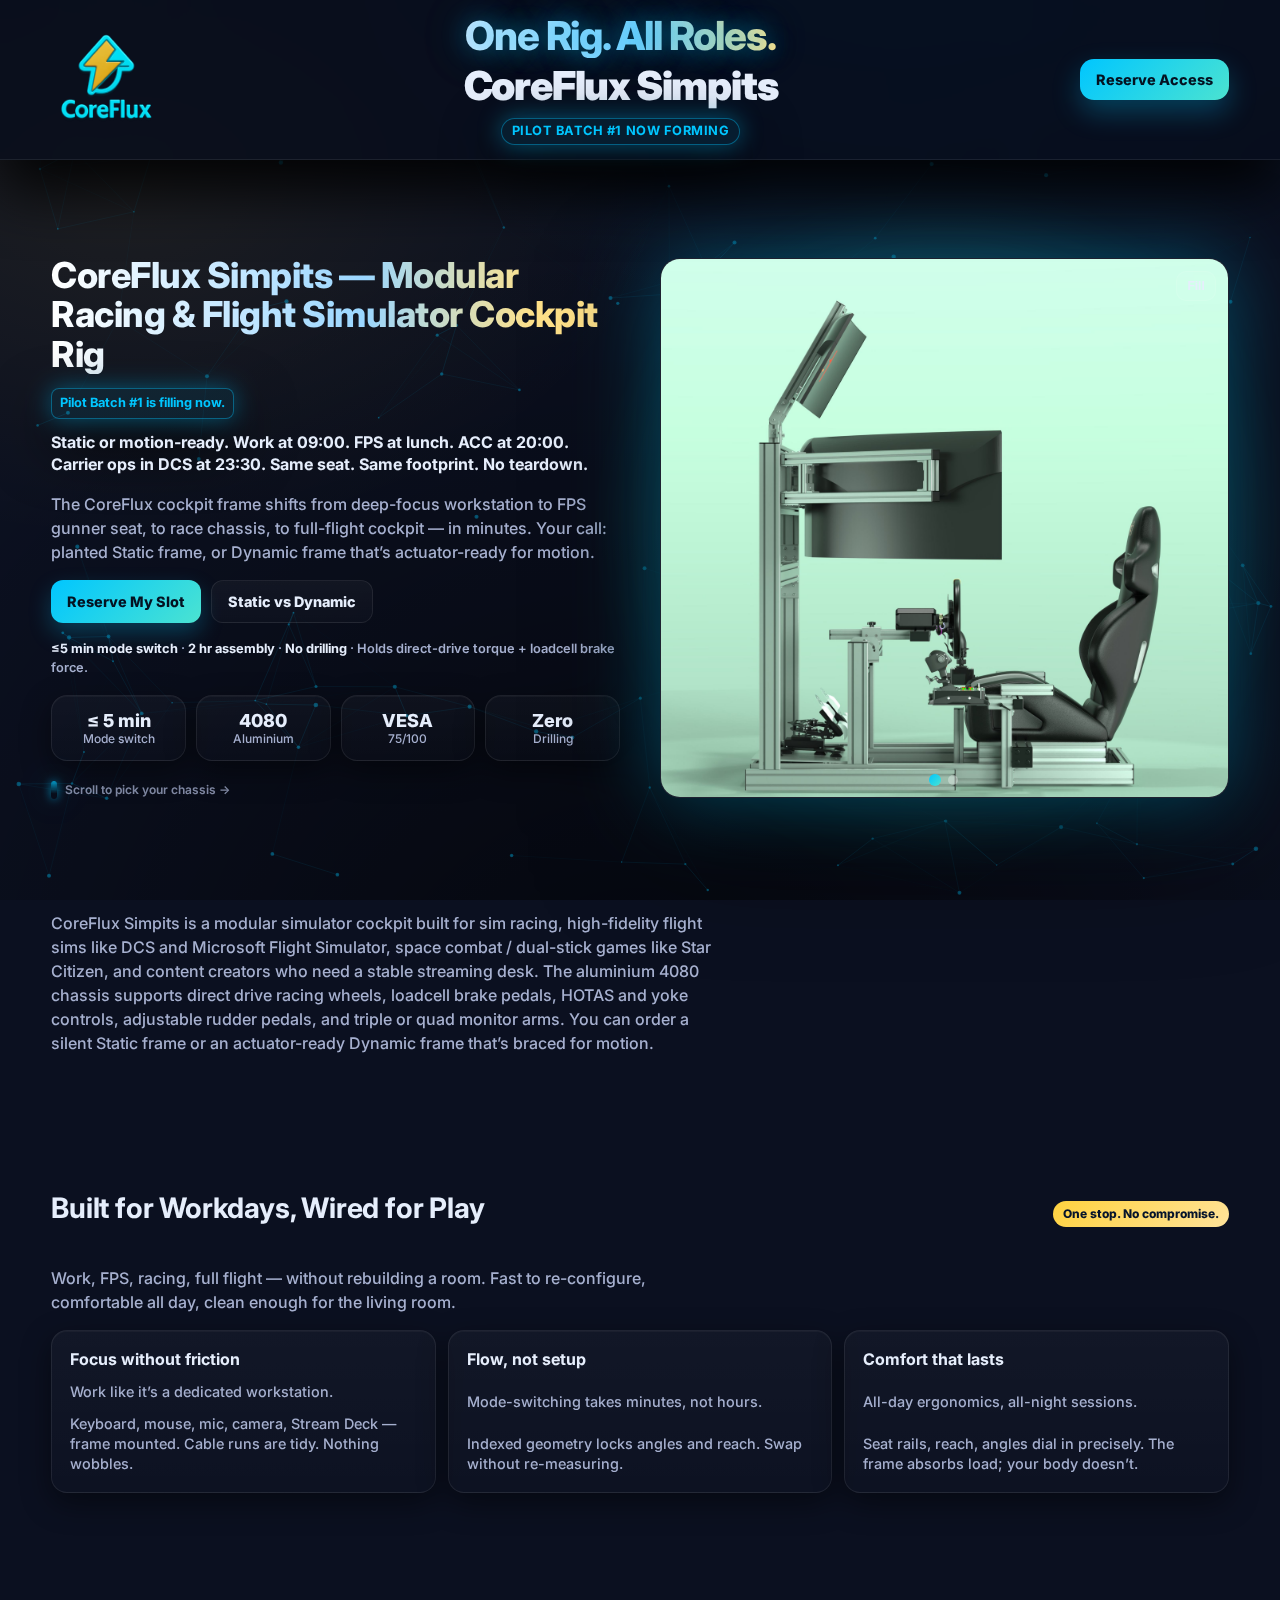
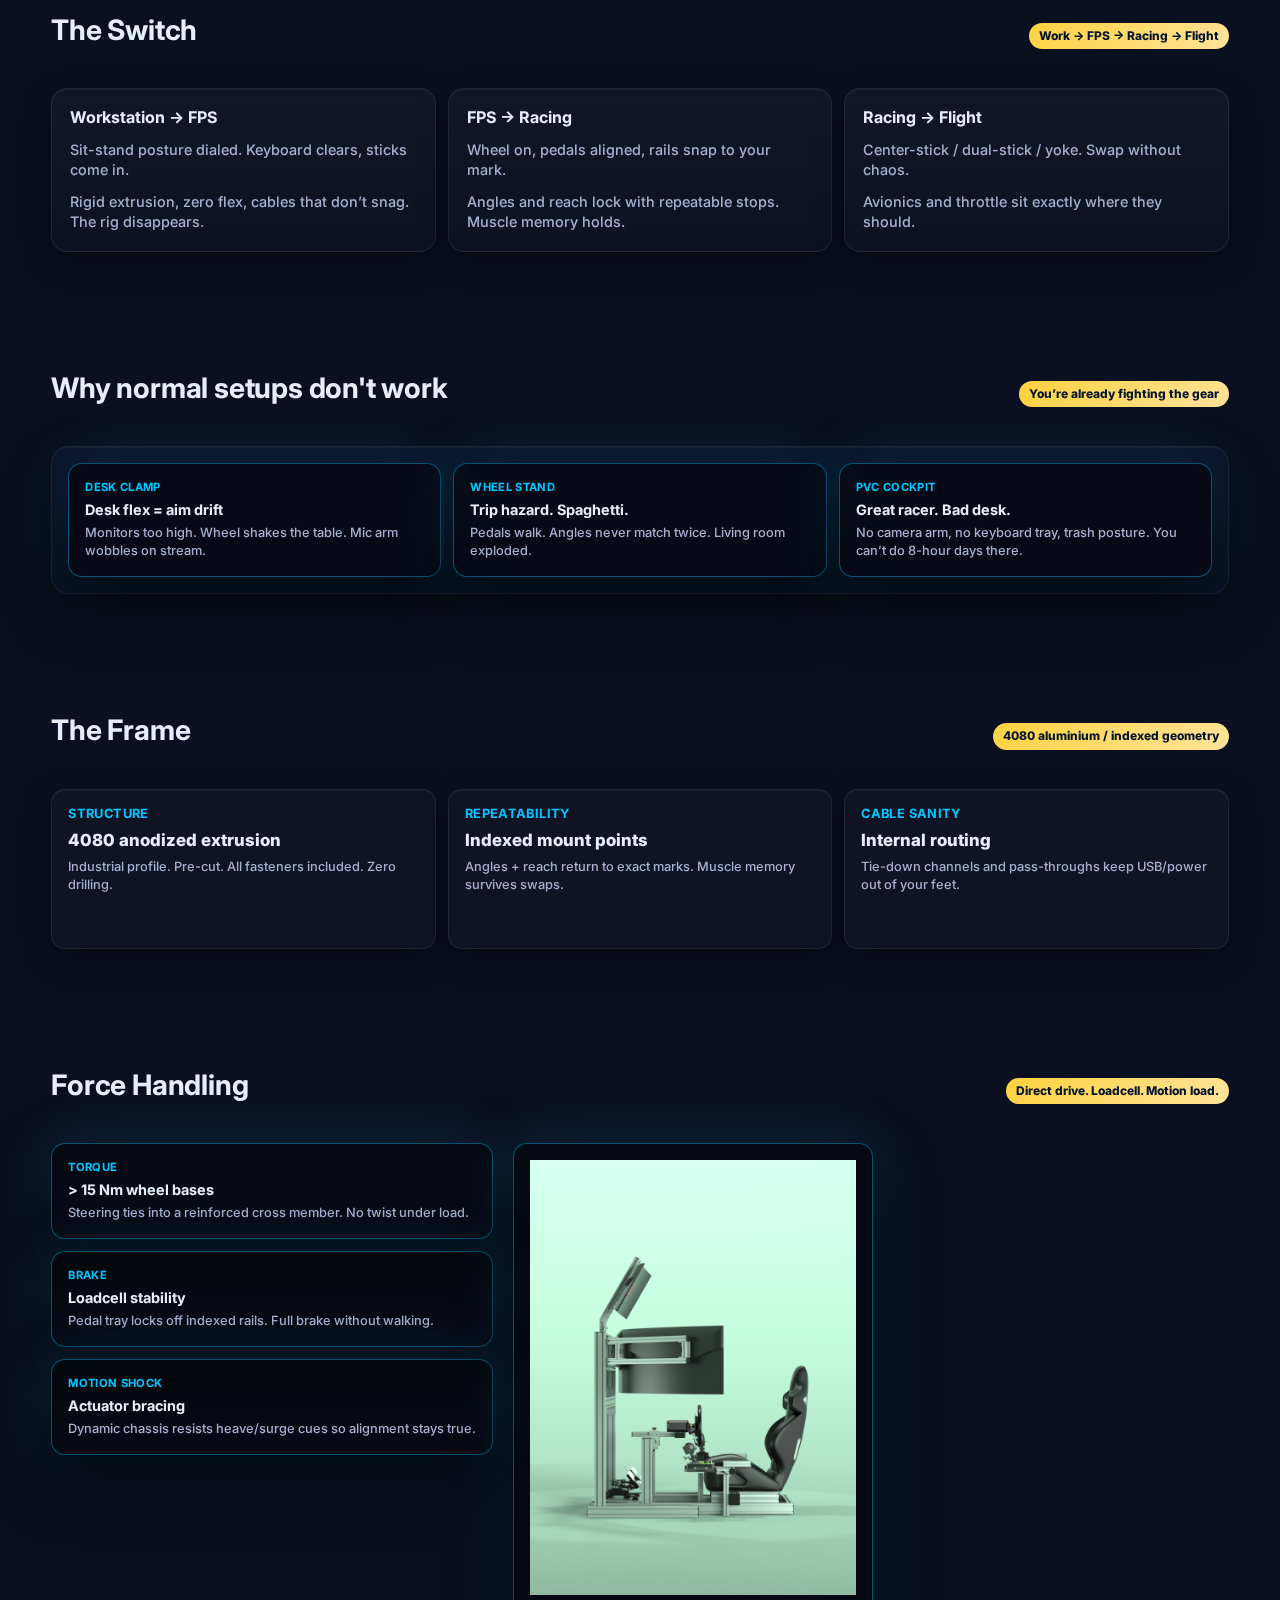
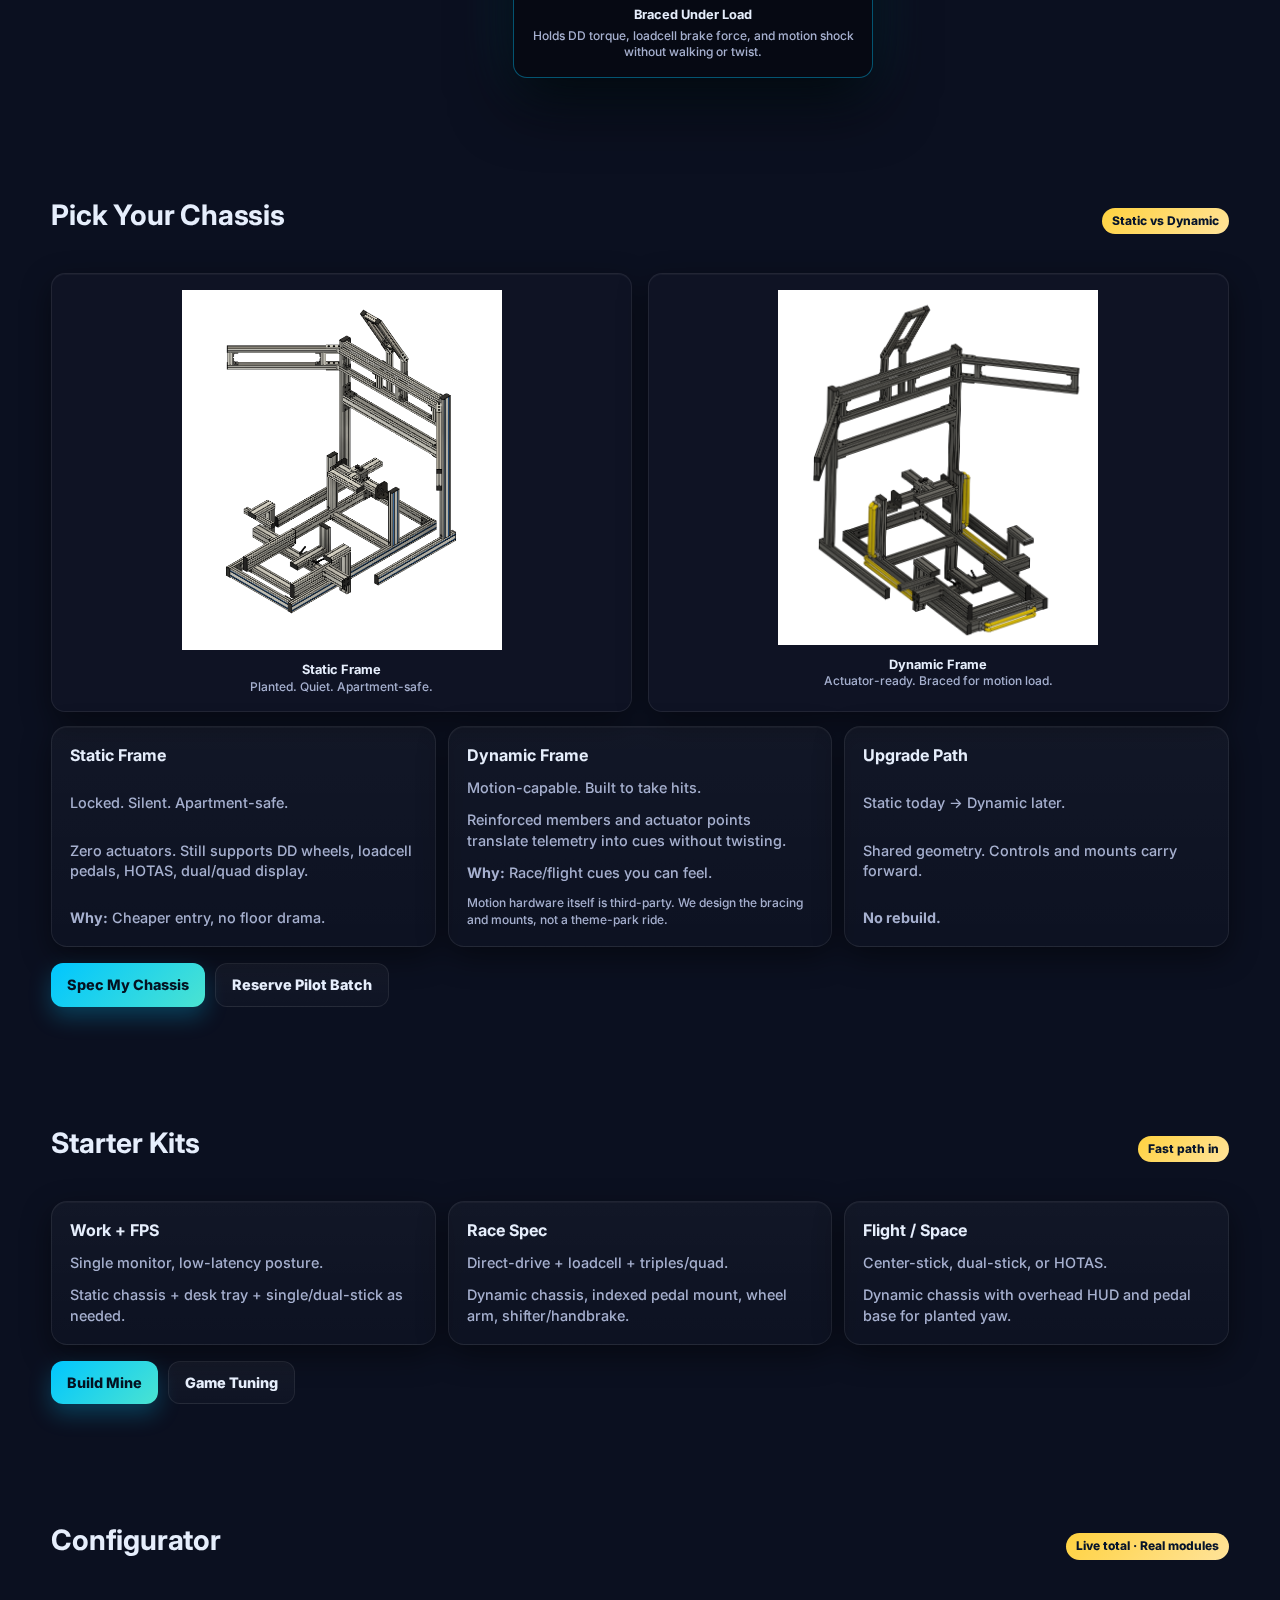
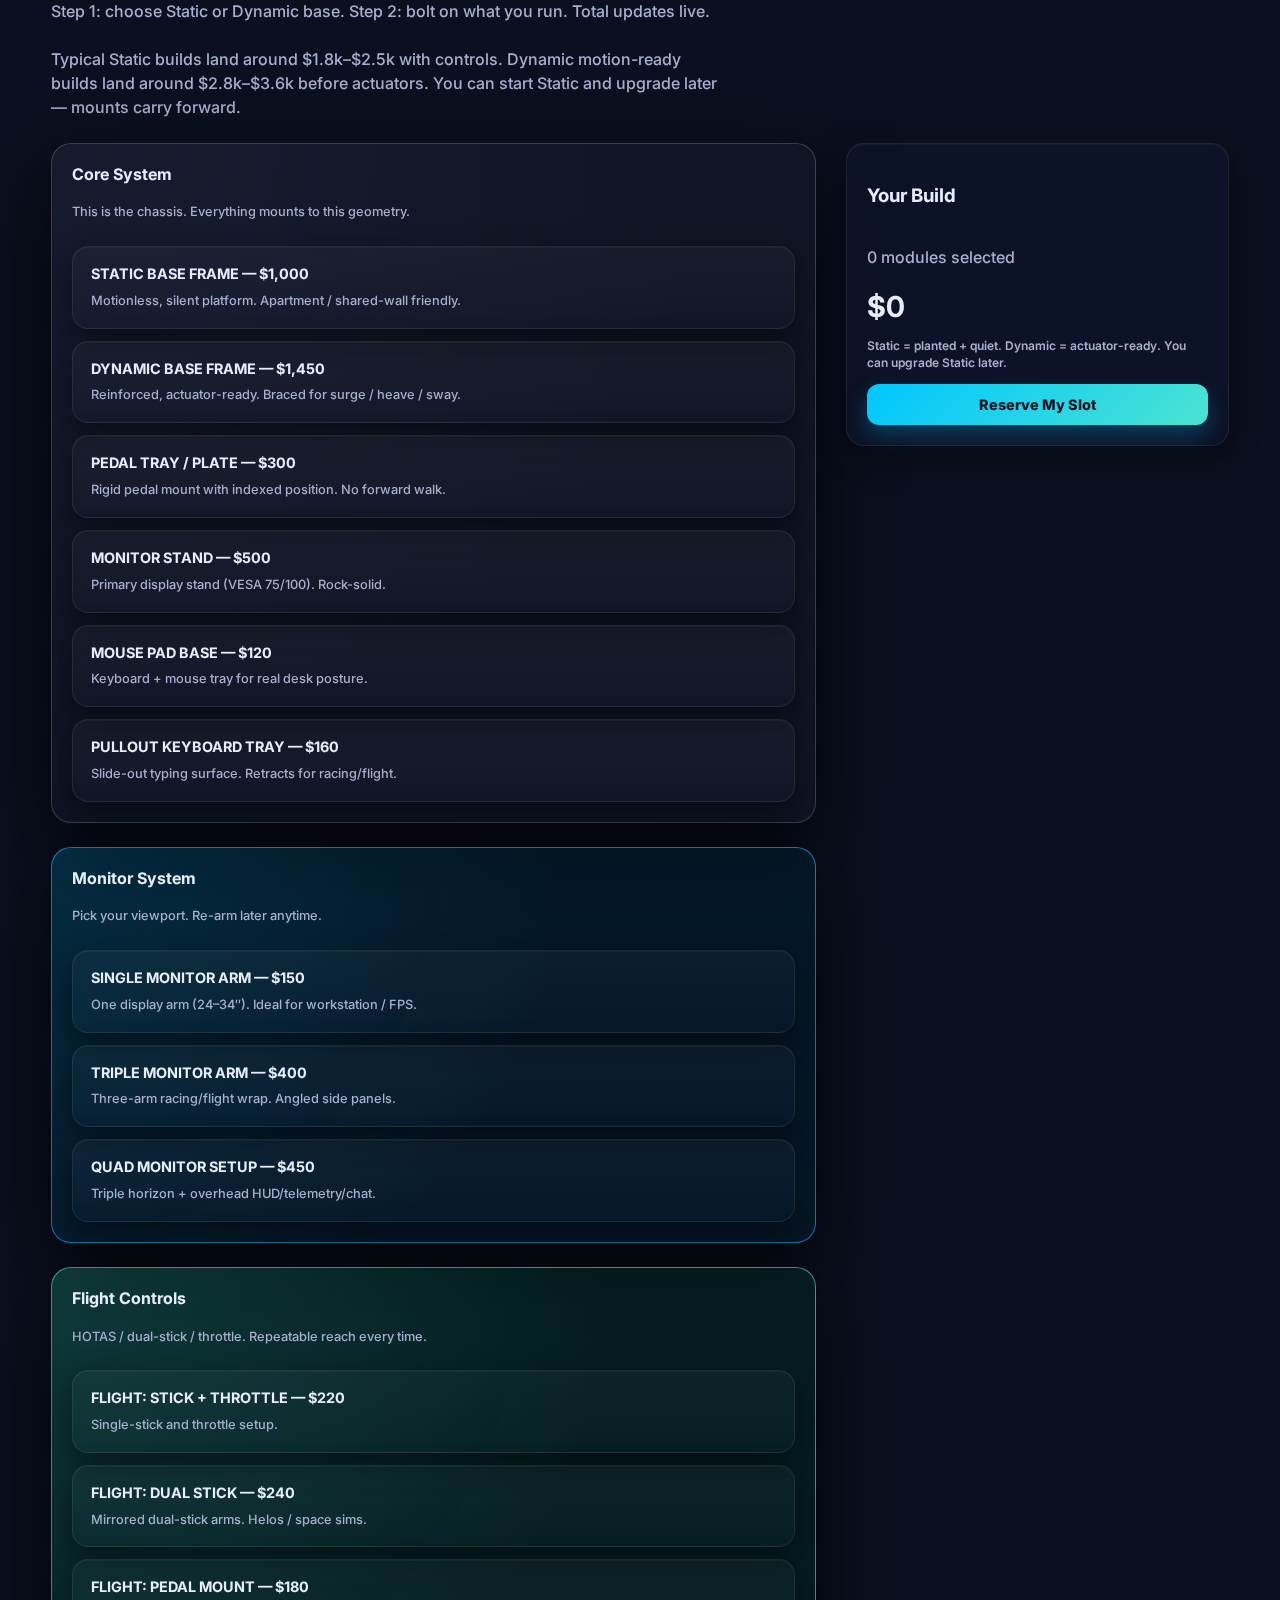
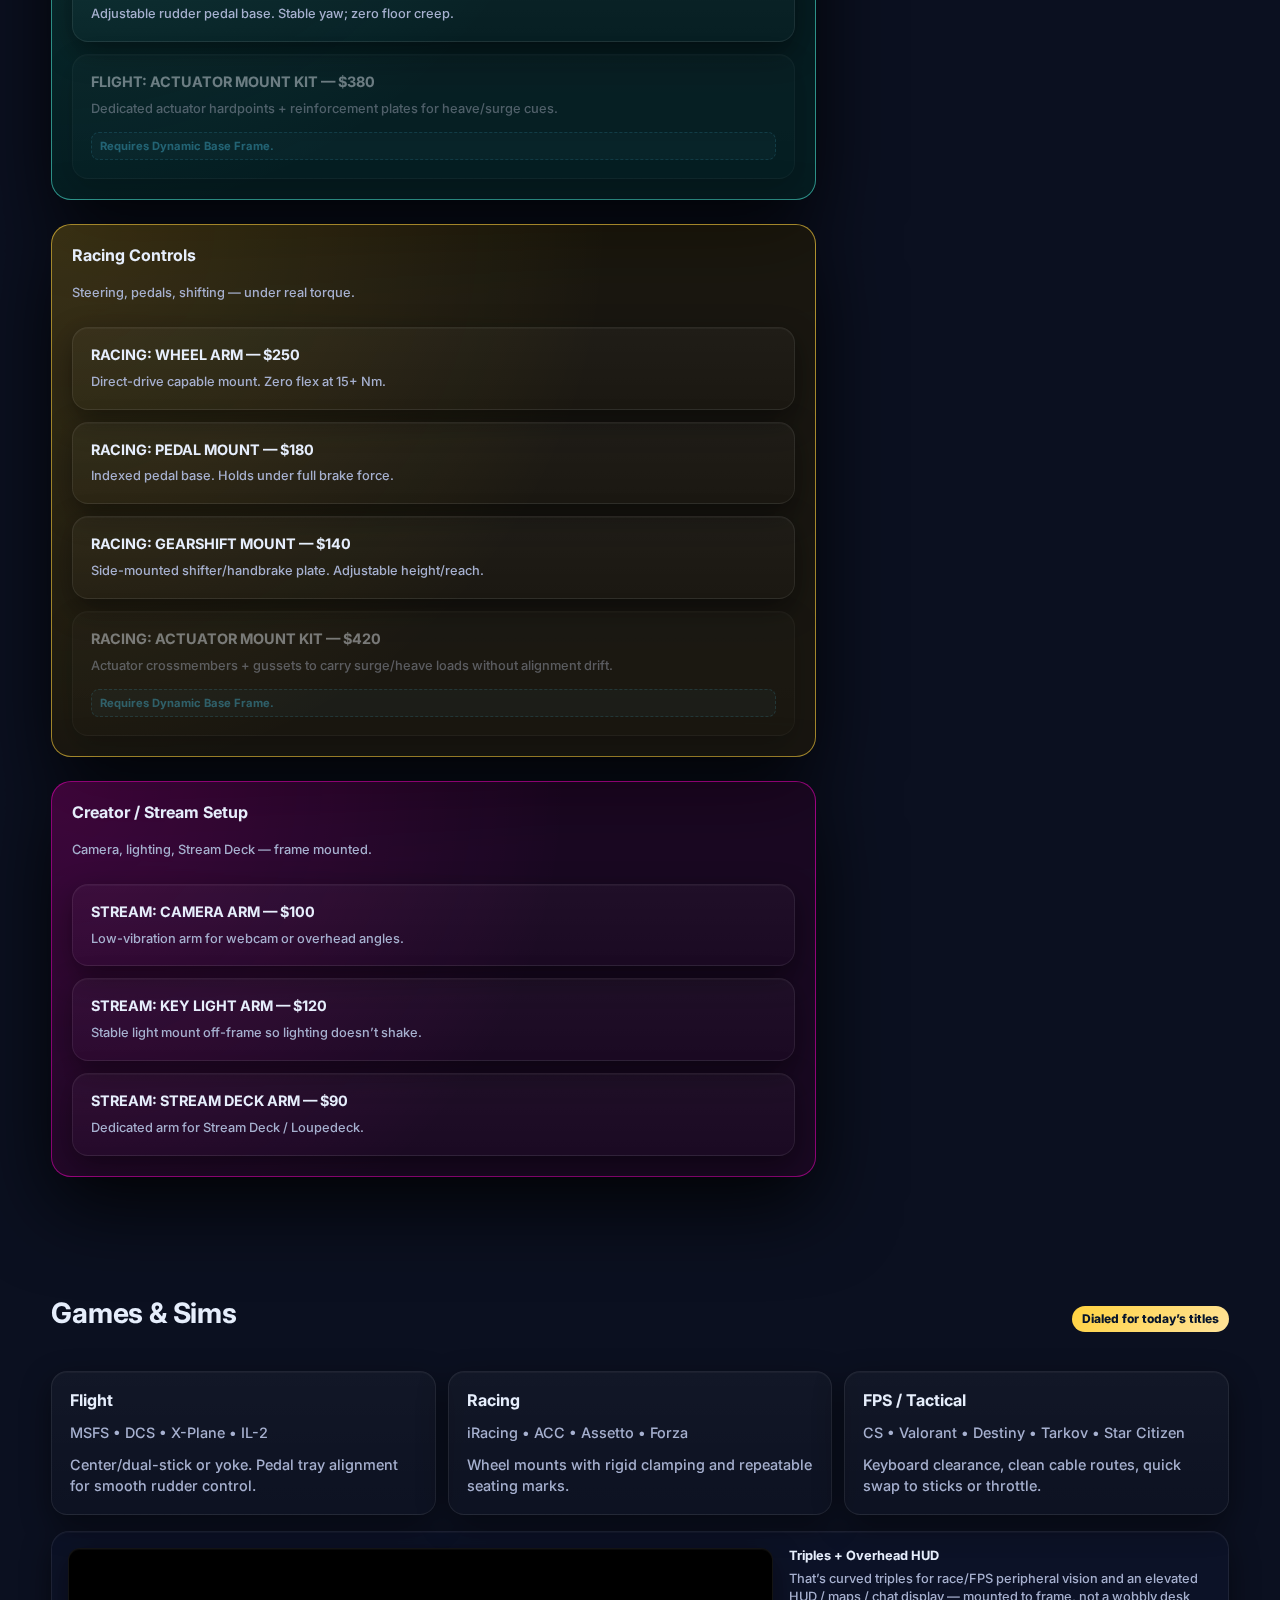
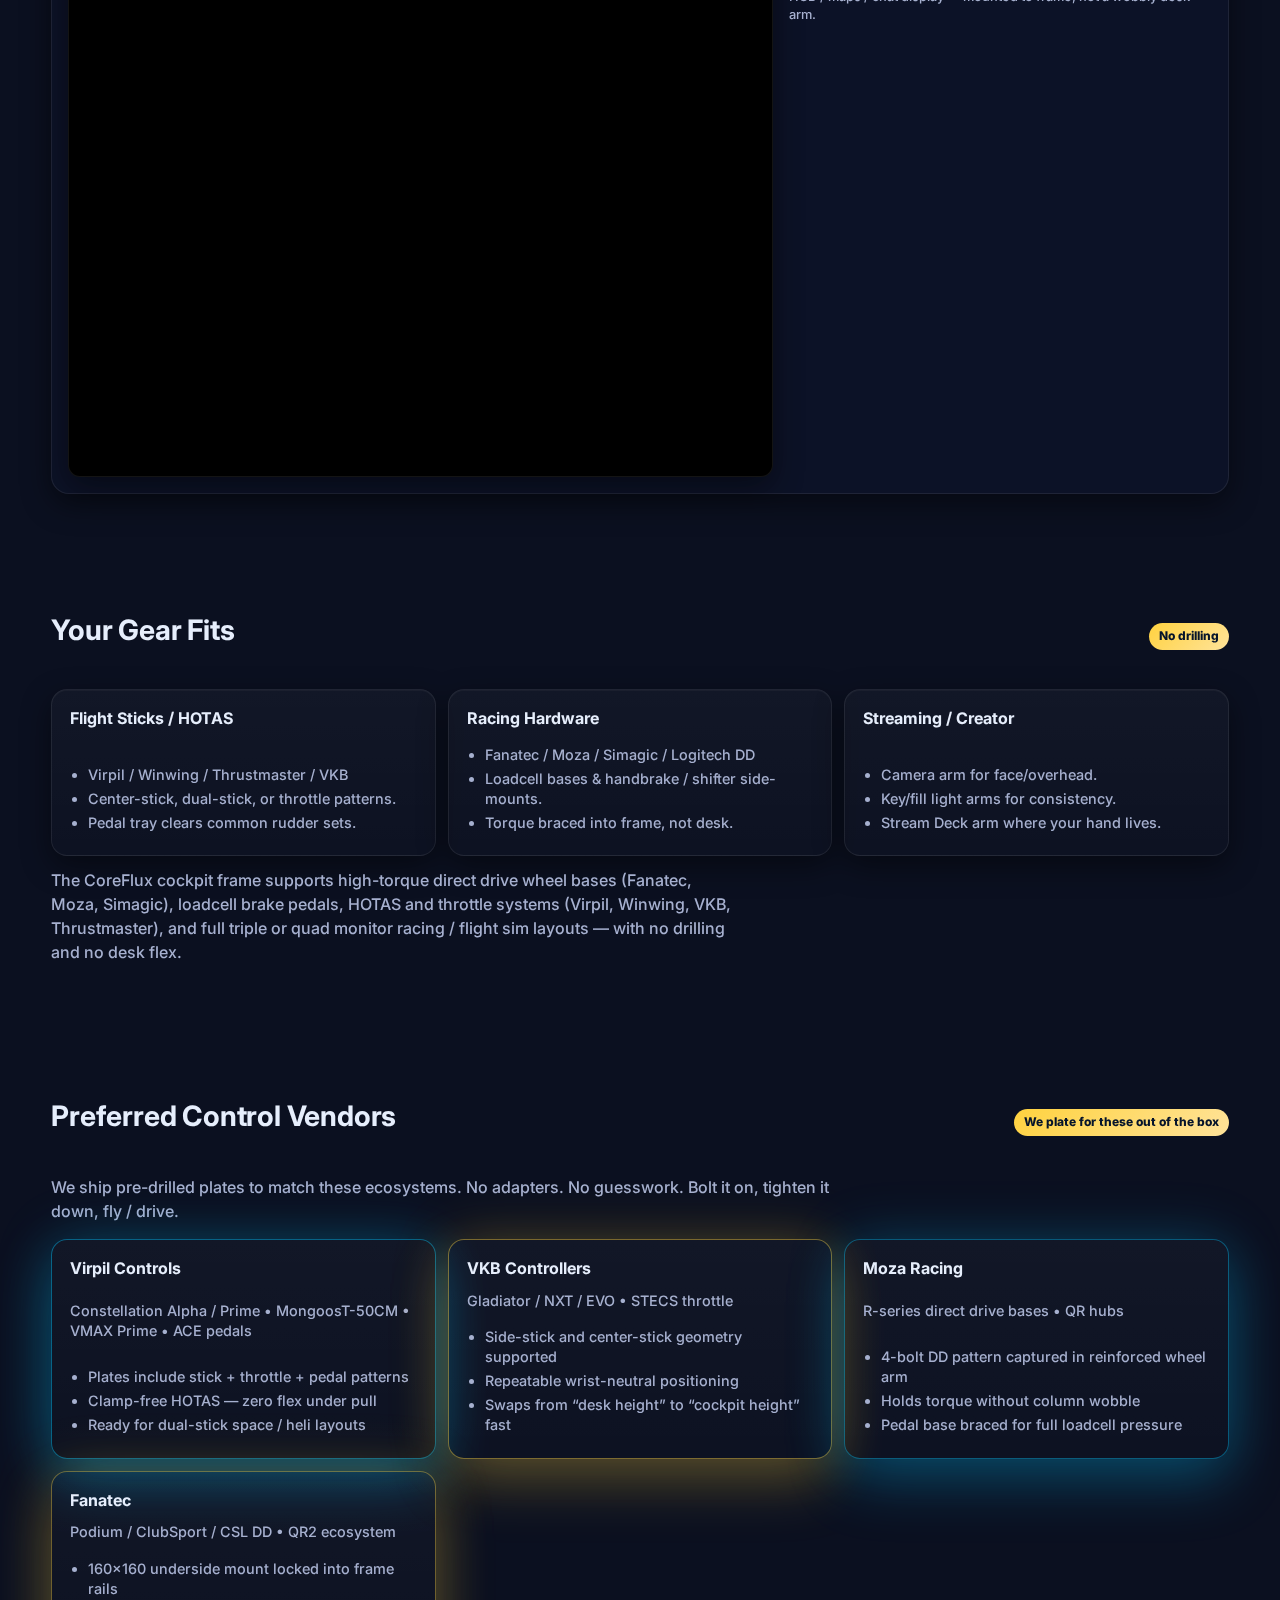
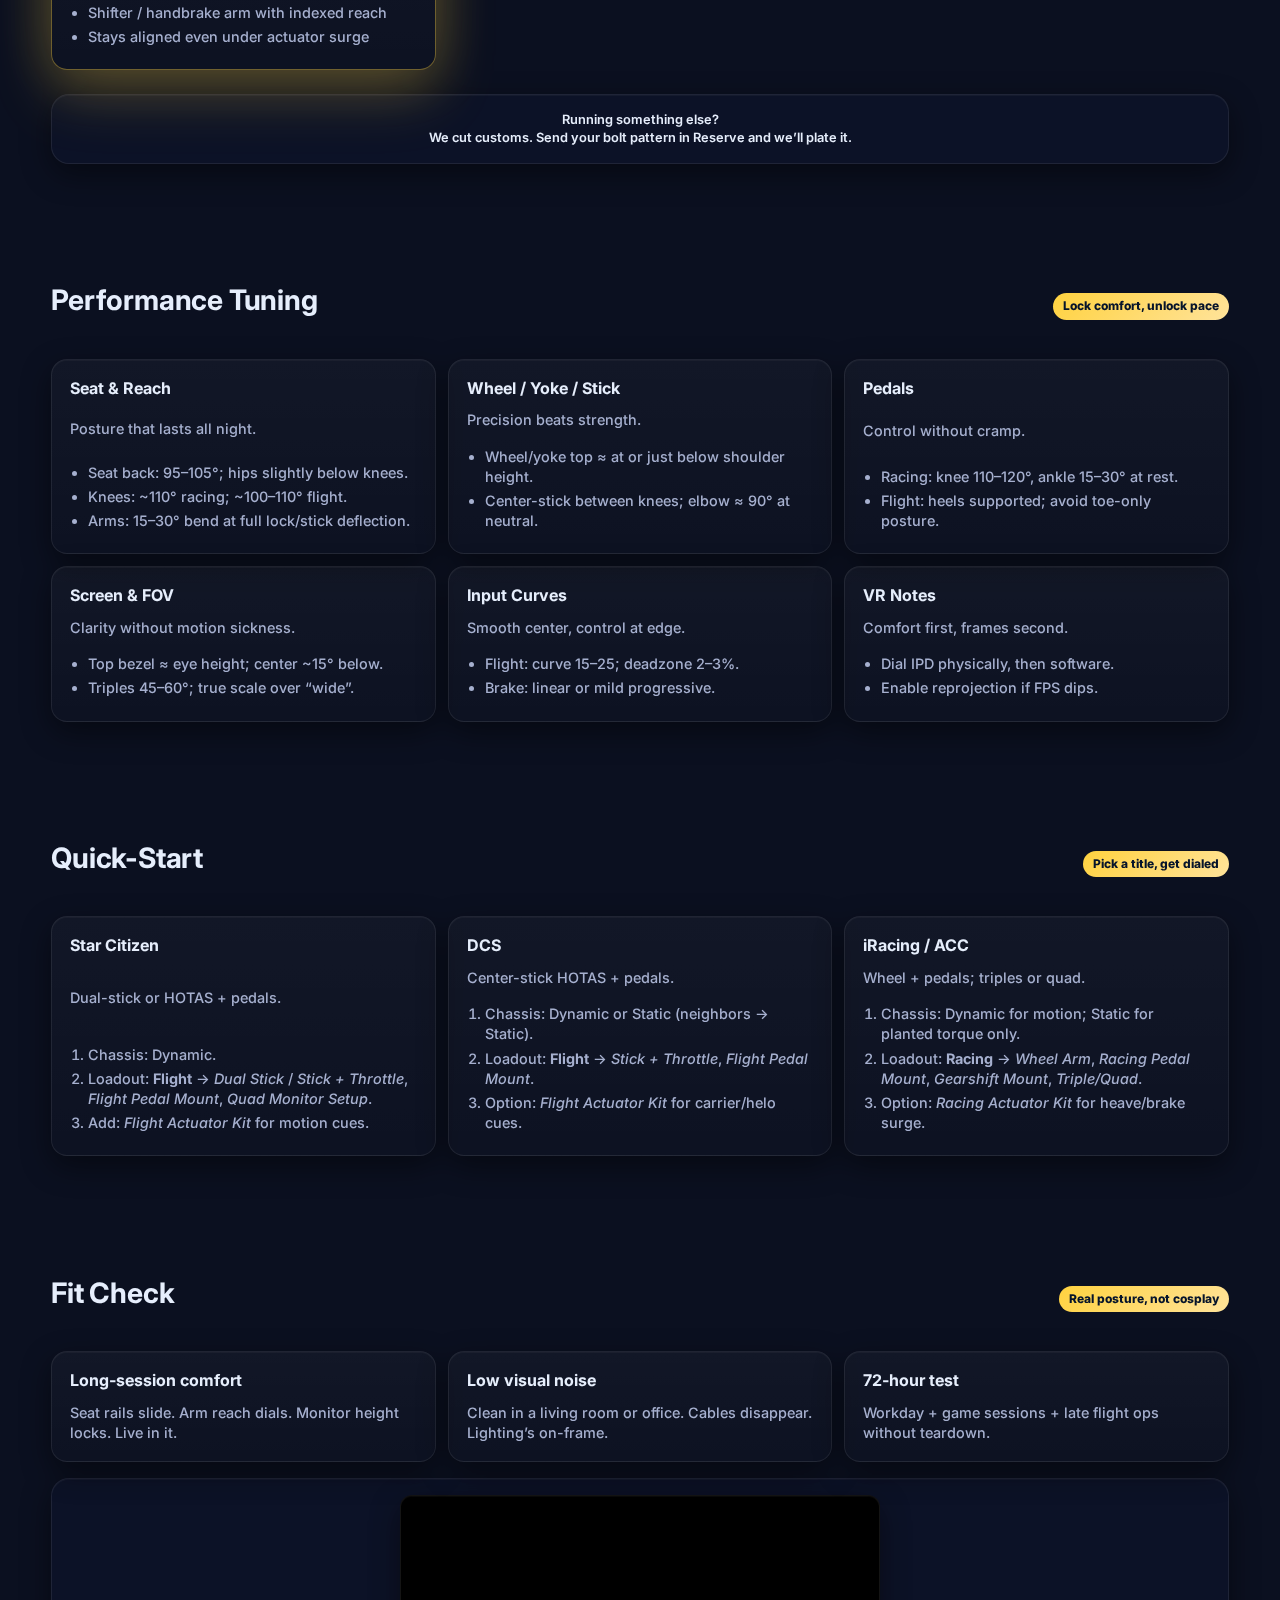
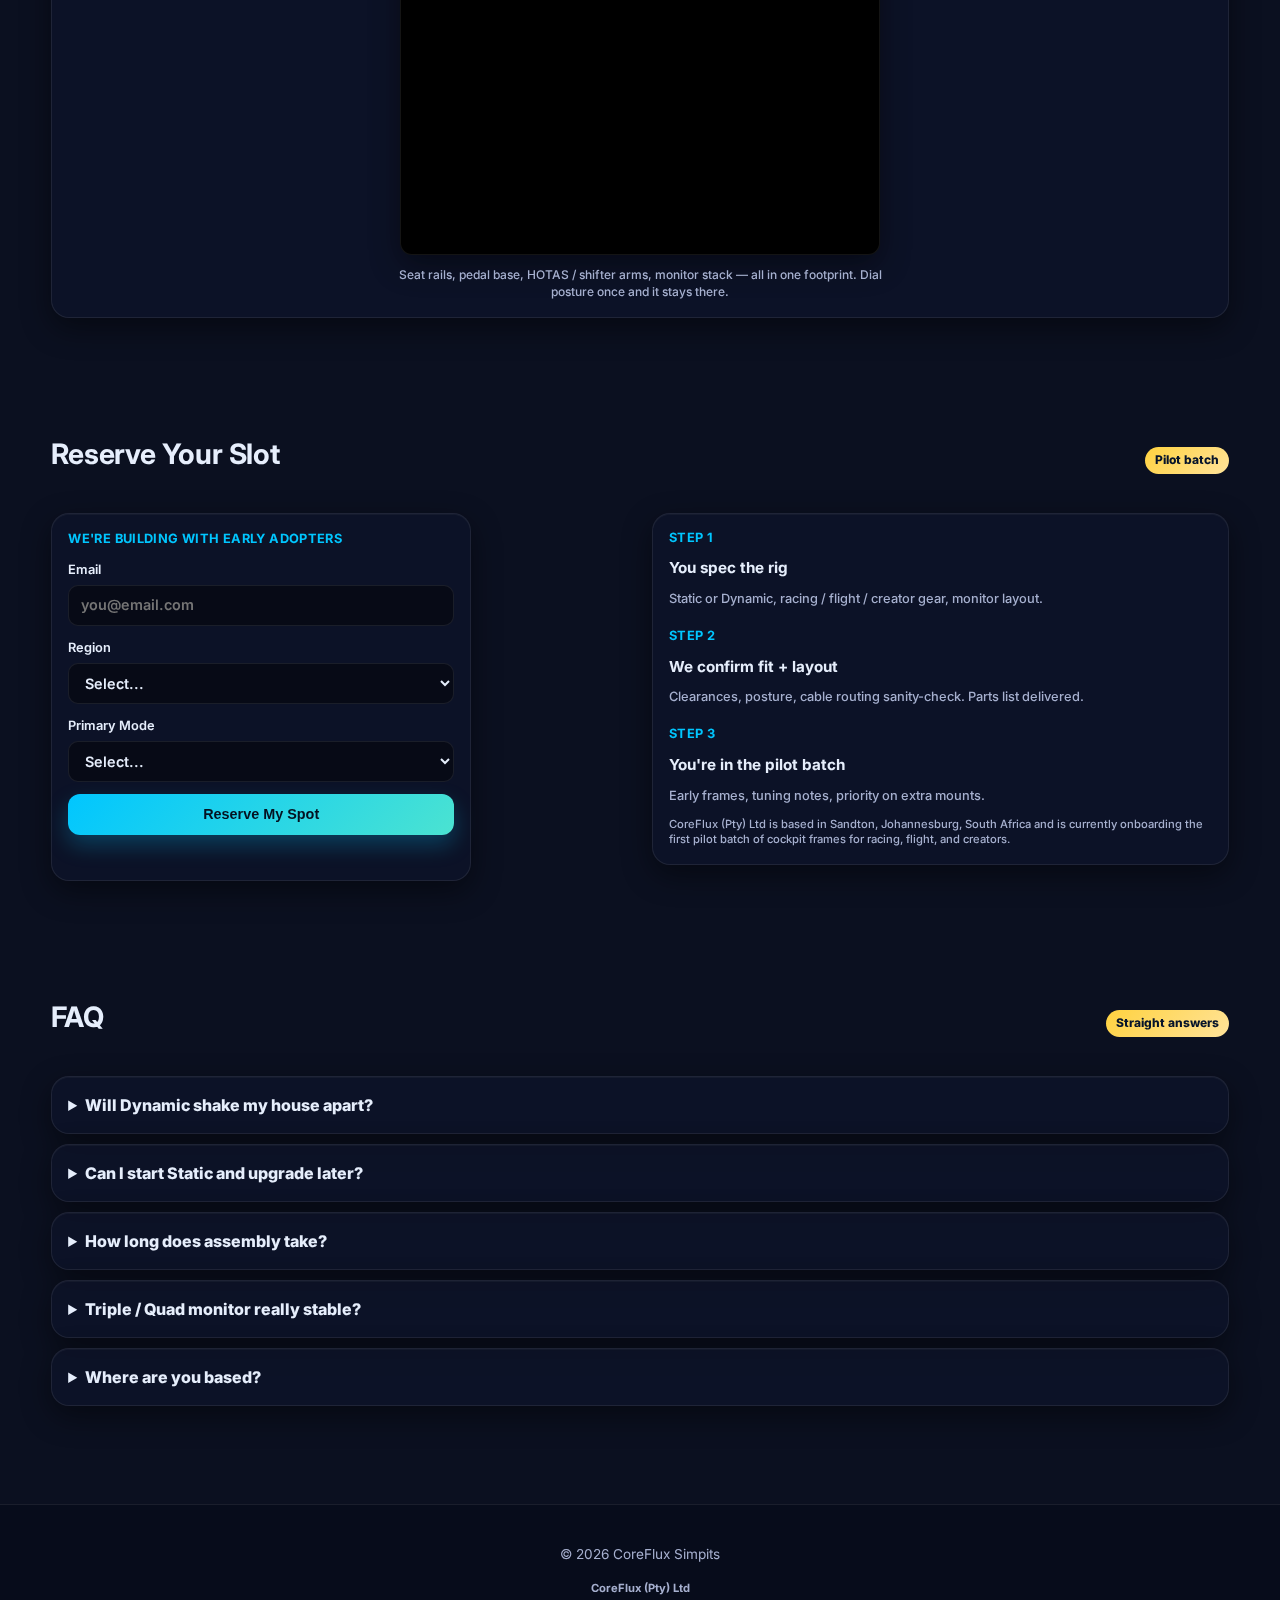
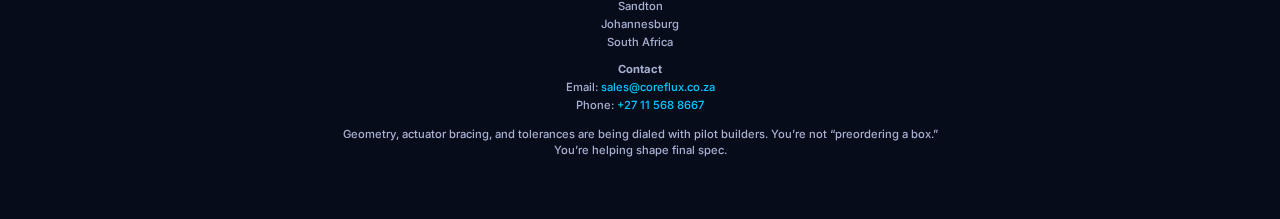
<file: index-v1.html>
<!DOCTYPE html>
<html lang="en">
<head>
<meta charset="UTF-8" />
<meta name="viewport" content="width=device-width,initial-scale=1" />

<title>CoreFlux Simpits | Motion-Ready Racing & Flight Sim Rig | Static & Dynamic Cockpit Frames</title>

<meta name="description" content="CoreFlux Simpits builds modular racing and flight simulator cockpits. Static or motion-ready frames, direct drive wheel support, HOTAS mounts, triple/quad monitor arms, and actuator bracing. Swap from work desk to full sim rig in minutes." />
<meta name="keywords" content="racing simulator cockpit, flight sim rig, simpit frame, motion sim chassis, direct drive wheel mount, HOTAS mount, triple monitor racing rig, quad monitor flight cockpit, actuator-ready simulator frame, sim rig South Africa" />

<link rel="icon" href="assets/images/coreflux-logo.png" />
<link rel="canonical" href="https://access-mark.github.io/CoreFlux-Simpits/" />

<meta property="og:type" content="website" />
<meta property="og:title" content="CoreFlux Simpits — Motion-Ready Racing & Flight Sim Rig" />
<meta property="og:description" content="Static or Dynamic. Direct-drive capable. HOTAS and yoke mounts. Triple / quad monitor support. Actuator-ready motion frame." />
<meta property="og:image" content="assets/images/frame-left.png" />

<link href="https://fonts.googleapis.com/css2?family=Inter:wght@400;600;700;900&display=swap" rel="stylesheet">

<!-- Schema: Product -->
<script type="application/ld+json">
{
  "@context": "https://schema.org",
  "@type": "Product",
  "name": "CoreFlux Simpits Dynamic Frame",
  "brand": "CoreFlux",
  "description": "Actuator-ready racing and flight simulator cockpit frame with reinforced aluminium extrusion, direct drive wheel mount support, loadcell brake stability, HOTAS / yoke / pedal mounts, and triple or quad monitor arms.",
  "category": "Racing Simulator Cockpit / Flight Sim Rig / Simpit",
  "offers": {
    "@type": "Offer",
    "availability": "https://schema.org/PreOrder",
    "priceCurrency": "USD",
    "price": "1450.00"
  }
}
</script>

<!-- Schema: Organization / Local -->
<script type="application/ld+json">
{
  "@context": "https://schema.org",
  "@type": "Organization",
  "name": "CoreFlux (Pty) Ltd",
  "url": "https://access-mark.github.io/CoreFlux-Simpits/",
  "contactPoint": {
    "@type": "ContactPoint",
    "email": "sales@coreflux.co.za",
    "telephone": "+27 11 568 8667",
    "contactType": "sales"
  },
  "address": {
    "@type": "PostalAddress",
    "addressLocality": "Sandton",
    "addressRegion": "Johannesburg",
    "addressCountry": "South Africa"
  }
}
</script>

<style>
/* ======================================================
   CoreFlux Simpits — SEO-boosted / Mobile-tight / Polished
   - Hero lockup pinned in nav across desktop & mobile
   - Hero h1 now SEO rich
   - "What is CoreFlux" section added for crawl
   - Lazy-load ready (below-fold images should have loading="lazy")
   ====================================================== */

/* ---- Tokens ---- */
:root{
  --bg:#0b1020; --bg-2:#0a0f1e; --bg-3:#090e1a;

  --panel:#111831; --panel-2:#0f152b;

  --text:#e6eefc; --muted:#a6b0cf;

  --accent:#00c6ff;
  --accent-2:#ffd23f;

  --border:rgba(255,255,255,.08);
  --blur:14px;
  --shadow:
    0 10px 30px rgba(0,0,0,.45),
    inset 0 1px 0 rgba(255,255,255,.04);

  --radius-xl:24px; --radius-lg:18px; --radius-md:14px;

  --logo-h:54px;

  --nav-h:160px;
  --content-max:1200px;
}

/* ---- Base ---- */
*{box-sizing:border-box}
html,body{height:100%}
body{
  margin:0;
  font-family:Inter,system-ui,-apple-system,Segoe UI,Roboto,Helvetica,Arial;
  color:var(--text);

  /* background energy */
  background-color:var(--bg);
  background-image:
    radial-gradient(1000px 700px at 70% -10%, rgba(0,198,255,.10) 0%, transparent 60%),
    radial-gradient(900px 600px at 10% 20%, rgba(255,210,63,.08) 0%, transparent 60%),
    radial-gradient(circle at 50% 120%, rgba(0,0,0,.6) 0%, rgba(0,0,0,0) 70%);
  background-repeat:no-repeat;
  background-attachment:fixed;

  overflow-x:hidden;
  scroll-behavior:smooth;
}

a{color:inherit;text-decoration:none}
img{max-width:100%;display:block}

/* wrapper */
.wrap{ width:min(var(--content-max),92vw); margin:0 auto; }

.lede{
  color:var(--muted);
  font-size:clamp(15px,1.25vw,18px);
  line-height:1.5;
  font-weight:500;
  max-width:680px;
}

section{ padding:48px 0; position:relative; z-index:1; }

/* ---- Global particles canvas ---- */
#aiCanvas{
  position:fixed; inset:0; z-index:-1; pointer-events:none;
  opacity:.55; transition:none;
}

/* ======================================================
   NAV / BRAND BAR
   ====================================================== */

.nav{
  position:sticky;
  top:0;
  z-index:40;
  height:var(--nav-h);

  backdrop-filter:saturate(140%) blur(var(--blur));
  background:rgba(8,12,26,.8);
  border-bottom:1px solid var(--border);
  box-shadow:0 30px 60px rgba(0,0,0,.9);

  display:flex;
  align-items:center;
}
.nav__inner{
  display:flex;
  align-items:center;
  justify-content:space-between;
  width:min(var(--content-max),92vw);
  margin:0 auto;
  height:100%;
  padding:0;
}

/* LEFT: LOGO */
.brand{
  display:flex;
  align-items:center;
  gap:16px;
  min-width:0;
  flex:0 0 auto;
}
.brand__logo-img{
  height:110px;
  width:auto;
  max-height:110px;
  object-fit:contain;
  image-rendering:auto;
  display:block;
}

/* CENTER: LOCKUP */
.brand__center{
  text-align:center;
  line-height:1.05;
  display:flex;
  flex-direction:column;
  align-items:center;
  justify-content:center;
  min-width:0;
  flex:1 1 auto;
  max-width:60%;
}
.brand__tagline{
  font-weight:800;
  font-size:2.5rem;
  line-height:1.1;
  letter-spacing:-.03em;
  background:linear-gradient(90deg,#cfe9ff 0%, #7fd3ff 55%, #ffe189 100%);
  -webkit-background-clip:text;
  background-clip:text;
  color:transparent;
  text-shadow:
    0 0 24px rgba(0,198,255,.4),
    0 0 48px rgba(0,198,255,.25),
    0 0 80px rgba(255,210,63,.18);
}
.brand__name{
  font-weight:900;
  font-size:2.5rem;
  line-height:1.1;
  color:var(--text);
  letter-spacing:-.03em;
  margin-top:6px;
}
.brand__subline{
  margin-top:10px;
  font-size:.8rem;
  font-weight:700;
  line-height:1.3;
  color:var(--accent);
  text-transform:uppercase;
  letter-spacing:.04em;
  background:rgba(0,198,255,.08);
  border:1px solid rgba(0,198,255,.4);
  border-radius:999px;
  padding:4px 10px;
  box-shadow:0 0 24px rgba(0,198,255,.4),0 24px 60px rgba(0,0,0,.9);
}

/* RIGHT CTA */
.nav__cta-wrap{
  display:flex;
  align-items:center;
  flex:0 0 auto;
}
.cta{
  padding:12px 16px;
  border-radius:14px;
  background:linear-gradient(135deg,var(--accent),#4be3d1);
  color:#041221;
  font-weight:800;
  font-size:.9rem;
  line-height:1.2;
  box-shadow:0 12px 28px rgba(0,198,255,.28);
  border:none;
  cursor:pointer;
  text-decoration:none;
}

/* hide any legacy nav bits */
.nav__links{display:none!important;}
.nav__burger{display:none!important;}

/* ======================================================
   HERO
   ====================================================== */

.hero{
  position:relative;
  padding:96px 0 48px;
  display:grid;
  grid-template-columns:1fr 1fr;
  gap:40px;
  align-items:center;
}

/* SEO-friendly h1 */
.h1{
  font-size:clamp(28px,2.8vw,44px);
  line-height:1.1;
  margin:0 0 14px;
  letter-spacing:-.5px;
  background:linear-gradient(90deg,#fff,#9ad6ff 55%,#ffe189 85%);
  -webkit-background-clip:text;
  color:transparent;
  font-weight:800;
}

.hero__scarcity{
  font-size:.8rem;
  font-weight:700;
  line-height:1.3;
  color:var(--accent);
  background:rgba(0,198,255,.08);
  border:1px solid rgba(0,198,255,.4);
  border-radius:8px;
  display:inline-block;
  padding:6px 8px;
  box-shadow:0 0 24px rgba(0,198,255,.4),0 24px 60px rgba(0,0,0,.9);
  margin-bottom:12px;
}
.hero__claim{
  font-size:1rem;
  font-weight:700;
  line-height:1.4;
  color:var(--text);
  max-width:640px;
  margin:0 0 14px;
}
.hero__trustline{
  margin-top:16px;
  font-size:.8rem;
  line-height:1.5;
  font-weight:600;
  color:var(--muted);
  max-width:640px;
}
.hero__trustline b{
  color:var(--text);
  font-weight:700;
}

/* scroll hint */
.scrollhint{
  display:flex;
  align-items:center;
  gap:8px;
  margin-top:20px;
  font-size:.75rem;
  font-weight:600;
  color:var(--muted);
  line-height:1.2;
  user-select:none;
  opacity:.75
}
.scrollhint__dot{
  width:6px;
  height:18px;
  border-radius:3px;
  background:radial-gradient(circle at 50% 0%,rgba(0,198,255,1) 0%,rgba(0,198,255,0) 70%);
  box-shadow:0 0 10px rgba(0,198,255,.9), 0 0 40px rgba(0,198,255,.5);
  animation:scrollpulse 1.8s infinite
}
@keyframes scrollpulse{
  0%{opacity:1;transform:translateY(0)}
  50%{opacity:.2;transform:translateY(6px)}
  100%{opacity:1;transform:translateY(0)}
}

/* buttons */
.btn{
  display:inline-flex;
  align-items:center;
  gap:10px;
  padding:12px 16px;
  border-radius:12px;
  border:1px solid var(--border);
  font-weight:800;
  font-size:.9rem;
  line-height:1.2;
  cursor:pointer
}
.btn--primary{
  background:linear-gradient(135deg,var(--accent),#4be3d1);
  color:#041221;
  border:none;
  box-shadow:0 10px 22px rgba(0,198,255,.25)
}
.btn--ghost{
  background:linear-gradient(180deg,rgba(255,255,255,.04),rgba(255,255,255,.02));
  color:var(--text)
}

/* stats */
.statbar{
  display:grid;
  grid-template-columns:repeat(4,1fr);
  gap:10px;
  margin-top:18px
}
.stat{
  background:linear-gradient(180deg,rgba(255,255,255,.03),rgba(255,255,255,.01));
  border:1px solid var(--border);
  border-radius:16px;
  padding:14px;
  text-align:center;
  box-shadow:var(--shadow)
}
.stat .v{
  font-weight:800;
  font-size:18px;
  line-height:1.2;
  color:var(--text)
}
.stat .k{
  color:var(--muted);
  font-size:12px;
  line-height:1.2;
  font-weight:500
}

/* ======================================================
   HERO MOCK  (2 slides, always fill)
   ====================================================== */
.mock-wrap{ position:relative }
#mockGlow.mock-glow{
  position:absolute;
  inset:-60px;
  z-index:0;
  pointer-events:none;
  filter:blur(40px);
  background:radial-gradient(circle at var(--gx,50%) var(--gy,50%),
    rgba(0,198,255,.45) 0%,
    rgba(75,227,209,.22) 35%,
    rgba(0,198,255,0) 70%);
}
.mock{
  position:relative;
  border:1px solid var(--border);
  border-radius:20px;
  overflow:hidden;
  background:#0b1020;
  height:540px;
  max-height:540px;
  box-shadow:0 0 80px rgba(0,198,255,.35), 0 40px 120px rgba(0,0,0,.6);
  z-index:1;
}

/* COVER MODE LOCKED */
.mock__slide{
  position:absolute;
  inset:0;
  width:100%;
  height:100%;
  object-fit:cover;
  opacity:0;
  transform:scale(1.03);
  transition:opacity 1s ease, transform 9s ease;
}
.mock__slide.active{
  opacity:1;
  transform:scale(1.08);
}

/* dots + toggle */
.mock__nav{
  position:absolute;
  bottom:12px;
  left:50%;
  transform:translateX(-50%);
  display:flex;
  gap:8px;
  z-index:2;
}
.dot{
  width:10px;
  height:10px;
  border-radius:50%;
  background:rgba(255,255,255,.32);
  cursor:pointer;
  transition:transform .2s,background .2s;
}
.dot.active{
  background:linear-gradient(135deg,var(--accent),#4be3d1);
  transform:scale(1.2);
}

/* cosmetic toggle */
.mock__toggle{
  position:absolute;
  top:12px;
  right:12px;
  z-index:2;
  padding:7px 10px;
  border-radius:10px;
  border:1px solid var(--border);
  background:rgba(255,255,255,.06);
  backdrop-filter:blur(8px);
  font-weight:900;
  font-size:12px;
  line-height:1.2;
  color:var(--text);
  cursor:pointer;
}

/* ======================================================
   SECTION HEAD / PANELS
   ====================================================== */
.section__head{
  display:flex;
  align-items:baseline;
  justify-content:space-between;
  flex-wrap:wrap;
  gap:12px;
  margin-bottom:18px;
}
.section__title{
  font-size:clamp(22px,2.2vw,34px);
  letter-spacing:-.2px;
  font-weight:700;
  color:var(--text)
}
.pill{
  font-size:12px;
  color:#06142b;
  background:linear-gradient(135deg,var(--accent-2),#ffe39a);
  border-radius:999px;
  padding:6px 10px;
  font-weight:800;
  line-height:1.2
}
.panel{
  background:rgba(14,20,42,.66);
  border:1px solid var(--border);
  border-radius:var(--radius-lg);
  box-shadow:var(--shadow);
  padding:16px 16px;
  line-height:1.5;
  color:var(--text)
}

/* ======================================================
   CARDS / GRIDS
   ====================================================== */
.cards{
  display:grid;
  grid-template-columns:repeat(3,1fr);
  gap:12px
}
.card{
  padding:18px;
  border-radius:16px;
  border:1px solid var(--border);
  background:linear-gradient(180deg,rgba(255,255,255,.03),rgba(255,255,255,.01));
  display:flex;
  flex-direction:column;
  gap:12px;
  align-items:flex-start;
  justify-content:space-between;
  box-shadow:var(--shadow);
  min-height:100%;
}
.card h3{
  margin:0;
  font-weight:700;
  color:var(--text);
  line-height:1.3;
  font-size:1rem
}
.card p{
  margin:0;
  color:var(--muted);
  font-size:.9rem;
  line-height:1.4;
  font-weight:500
}
.card ul,.card ol{
  margin:0 0 0 18px;
  padding:0;
  color:var(--muted);
  font-size:.9rem;
  line-height:1.4;
  font-weight:500
}
.card li{
  margin:4px 0
}

/* chassis photo row */
.chassis-vis{
  display:flex;
  flex-wrap:wrap;
  gap:16px;
  margin-top:16px
}
.chassis-vis__item{
  flex:1 1 260px;
  background:rgba(17,22,38,.7);
  border:1px solid var(--border);
  border-radius:14px;
  box-shadow:var(--shadow);
  padding:16px;
  text-align:center;
}
.chassis-vis__img{
  width:100%;
  max-width:320px;
  margin:0 auto 12px;
  height:auto
}
.chassis-vis__label{
  font-size:.8rem;
  font-weight:700;
  line-height:1.3;
  color:var(--text)
}
.chassis-vis__note{
  font-size:.75rem;
  font-weight:500;
  line-height:1.4;
  color:var(--muted)
}

/* proof strip + force sidebar */
.proof-strip{
  display:grid;
  grid-template-columns:repeat(auto-fit,minmax(240px,1fr));
  gap:12px
}
.proof-cell{
  background:rgba(0,0,0,.4);
  border:1px solid rgba(0,198,255,.4);
  border-radius:14px;
  box-shadow:0 24px 60px rgba(0,0,0,.8), 0 0 60px rgba(0,198,255,.18);
  padding:16px;
  font-size:.8rem;
  line-height:1.4;
  font-weight:500;
  color:var(--text)
}
.proof-head{
  font-size:.7rem;
  font-weight:700;
  text-transform:uppercase;
  letter-spacing:.03em;
  color:var(--accent);
  margin-bottom:4px
}
.proof-metric{
  font-size:.9rem;
  font-weight:700;
  color:var(--text);
  margin-bottom:4px
}
.proof-desc{
  color:var(--muted);
  font-size:.8rem;
  line-height:1.4;
  font-weight:500
}

.force-flex{
  display:flex;
  flex-wrap:wrap;
  gap:20px;
  align-items:flex-start
}
.force-vis{
  flex:1 1 260px;
  max-width:360px;
  background:rgba(0,0,0,.4);
  border:1px solid rgba(0,198,255,.4);
  border-radius:14px;
  box-shadow:0 24px 60px rgba(0,0,0,.8), 0 0 60px rgba(0,198,255,.18);
  padding:16px;
  text-align:center;
  font-size:.75rem;
  line-height:1.4;
  font-weight:500;
  color:var(--muted)
}
.force-vis img{
  width:100%;
  height:auto;
  display:block;
  margin:0 auto 12px
}

/* spec grid */
.specgrid{
  display:grid;
  grid-template-columns:repeat(auto-fit,minmax(260px,1fr));
  gap:12px
}
.specbox{
  background:rgba(17,22,38,.7);
  border:1px solid var(--border);
  border-radius:14px;
  box-shadow:var(--shadow);
  padding:16px;
  min-height:160px;
  display:flex;
  flex-direction:column;
  justify-content:space-between
}
.specbox__head{
  font-size:.8rem;
  font-weight:700;
  color:var(--accent);
  text-transform:uppercase;
  letter-spacing:.03em;
  line-height:1.3;
  margin-bottom:8px
}
.specbox__metric{
  font-size:1.05rem;
  font-weight:800;
  line-height:1.3;
  color:var(--text);
  margin-bottom:6px
}
.specbox__desc{
  font-size:.8rem;
  line-height:1.4;
  font-weight:500;
  color:var(--muted)
}

/* config summary */
.config-summary{
  margin-top:16px;
  border:1px solid var(--border);
  border-radius:var(--radius-md);
  background:rgba(14,20,42,.66);
  box-shadow:var(--shadow);
  padding:16px 20px;
  display:flex;
  flex-wrap:wrap;
  justify-content:space-between;
  align-items:center;
  gap:12px;
  font-size:.9rem;
  line-height:1.4;
  color:var(--text);
  font-weight:600;
}
.config-summary .total{
  font-weight:800;
  font-size:1rem;
  color:var(--accent)
}
.config-summary .small{
  color:var(--muted);
  font-weight:500;
  font-size:.8rem;
  line-height:1.3
}

/* sticky CTA */
#stickyCTA{
  position:fixed;
  right:16px;
  bottom:16px;
  z-index:50;
  display:none;
  background:linear-gradient(135deg,var(--accent),#4be3d1);
  color:#041221;
  font-weight:800;
  font-size:.8rem;
  line-height:1.2;
  padding:12px 16px;
  border-radius:12px;
  box-shadow:
    0 0 16px rgba(0,198,255,.7),
    0 24px 40px rgba(0,198,255,.4),
    0 10px 30px rgba(0,0,0,.9);
  border:none;
  cursor:pointer
}

/* footer */
footer{
  padding:40px 0 60px;
  color:var(--muted);
  border-top:1px solid var(--border);
  background:rgba(6,10,24,.55);
  margin-top:40px;
  font-size:.85rem;
  line-height:1.4;
  text-align:center
}
.footer-note{
  font-size:.7rem;
  line-height:1.4;
  color:var(--muted);
  max-width:600px;
  margin:12px auto 0;
  font-weight:500
}

/* ================= CONFIGURATOR basics ================= */
#moduleList{
  display:grid;
  gap:24px;
  align-content:start
}
.group-head{
  display:flex;
  flex-direction:column;
  gap:6px
}
.group-head h3{
  margin:0;
  font-size:1rem;
  font-weight:700;
  line-height:1.3;
  color:var(--text)
}
.group-head .lede{
  font-size:.8rem;
  line-height:1.4;
  max-width:none
}
.config-group{
  border-radius:20px;
  padding:20px;
  background:rgba(10,14,30,.6);
  box-shadow:0 30px 80px rgba(0,0,0,.8);
  border:1px solid var(--border);
  display:grid;
  gap:12px;
  position:relative
}
.config-group--core{
  background:radial-gradient(circle at 10% 0%,rgba(90,110,170,.08) 0%,rgba(0,0,0,0) 60%), rgba(20,24,40,.6);
  border:1px solid rgba(255,255,255,.18)
}
.config-group--monitor{
  background:radial-gradient(circle at 0% 0%,rgba(0,198,255,.12) 0%,rgba(0,0,0,0) 60%), rgba(0,30,45,.55);
  border:1px solid rgba(0,198,255,.6)
}
.config-group--flight{
  background:radial-gradient(circle at 0% 0%,rgba(75,227,209,.14) 0%,rgba(0,0,0,0) 60%), rgba(0,40,35,.55);
  border:1px solid rgba(75,227,209,.6)
}
.config-group--racing{
  background:radial-gradient(circle at 0% 0%,rgba(255,210,63,.14) 0%,rgba(0,0,0,0) 60%), rgba(40,30,0,.5);
  border:1px solid rgba(255,210,63,.6)
}
.config-group--stream{
  background:radial-gradient(circle at 0% 0%,rgba(255,0,200,.16) 0%,rgba(0,0,0,0) 60%), rgba(40,0,35,.5);
  border:1px solid rgba(255,0,200,.5)
}

.config-card{
  padding:18px;
  border-radius:16px;
  border:1px solid var(--border);
  background:linear-gradient(180deg,rgba(255,255,255,.03),rgba(255,255,255,.01));
  box-shadow:var(--shadow);
  cursor:pointer;
  display:flex;
  flex-direction:column;
  gap:8px;
  color:var(--text);
  position:relative
}
.config-card strong{
  font-size:.9rem;
  font-weight:700;
  line-height:1.3;
  color:var(--text);
  display:block
}
.config-card p{
  margin:0;
  color:var(--muted);
  font-size:.8rem;
  line-height:1.4;
  font-weight:500
}
.config-card input{
  display:none
}
.requires-dynamic.locked{
  opacity:.45;
  filter:saturate(70%) grayscale(20%)
}
.req-note{
  display:none;
  margin-top:6px;
  font-size:.7rem;
  font-weight:700;
  color:var(--accent);
  background:rgba(0,198,255,.08);
  border:1px dashed rgba(0,198,255,.4);
  padding:6px 8px;
  border-radius:8px
}
.requires-dynamic.locked .req-note{
  display:block
}

aside.panel{
  position:sticky;
  top:100px;
  padding:20px
}

/* ======================================================
   RESPONSIVE
   ====================================================== */

@media (max-width:1080px){
  .hero{ grid-template-columns:1fr }
  .mock{ height:400px; max-height:400px }
}

@media (max-width:980px){
  .statbar{ grid-template-columns:repeat(2,1fr) }
  .cards{ grid-template-columns:1fr }
  :root{ --logo-h:46px }

  .nav{
    --nav-h:150px;
  }

  .brand__logo-img{
    height:80px;
    max-height:80px;
  }
  .brand__center{
    max-width:100%;
  }
  .brand__tagline,
  .brand__name{
    font-size:1.6rem;
    line-height:1.15;
  }
  .brand__subline{
    font-size:.7rem;
    margin-top:6px;
  }

  .nav__inner{
    flex-wrap:wrap;
    justify-content:center;
    text-align:center;
    padding-top:12px;
  }
  .brand{
    order:1;
    flex-basis:100%;
    justify-content:center;
  }
  .brand__center{
    order:2;
  }
  .nav__cta-wrap{
    order:3;
    flex-basis:100%;
    justify-content:center;
    padding-bottom:12px;
  }
}

@media (max-width:520px){
  .nav{ --nav-h:200px; }

  .h1{
    font-size:1.4rem;
    line-height:1.2;
  }

  .config-summary{
    flex-direction:column;
    align-items:flex-start
  }
}
</style>
</head>

<body>
<canvas id="aiCanvas"></canvas>

<button id="stickyCTA" onclick="document.querySelector('#reserve').scrollIntoView({behavior:'smooth'})">
  Reserve / Ask
</button>

<nav class="nav" aria-label="Primary navigation / product identity">
  <div class="nav__inner">
    <!-- left: logo -->
    <div class="brand" aria-label="CoreFlux">
      <img class="brand__logo-img" src="assets/images/coreflux-logo.png" alt="CoreFlux logo showing CoreFlux Simpits cockpit rig">
    </div>

    <!-- center: lockup -->
    <div class="brand__center">
      <div class="brand__tagline">One Rig. All Roles.</div>
      <div class="brand__name">CoreFlux Simpits</div>
      <div class="brand__subline">Pilot Batch #1 now forming</div>
    </div>

    <!-- right: CTA -->
    <div class="nav__cta-wrap">
      <a class="cta" href="#reserve" aria-label="Reserve access to CoreFlux Simpits">Reserve Access</a>
    </div>
  </div>
</nav>

<!-- HERO -->
<section class="hero wrap" id="hero">
  <div>
    <!-- SEO H1 -->
    <h1 class="h1">
      CoreFlux Simpits — Modular Racing &amp; Flight Simulator Cockpit Rig
    </h1>

    <div class="hero__scarcity">Pilot Batch #1 is filling now.</div>

    <p class="hero__claim">
      Static or motion-ready. Work at 09:00. FPS at lunch. ACC at 20:00. Carrier ops in DCS at 23:30.
      Same seat. Same footprint. No teardown.
    </p>

    <p class="lede">
      The CoreFlux cockpit frame shifts from deep-focus workstation to FPS gunner seat, to race chassis,
      to full-flight cockpit — in minutes. Your call: planted Static frame, or Dynamic frame that’s actuator-ready for motion.
    </p>

    <div style="display:flex;gap:10px;flex-wrap:wrap;margin-top:10px">
      <a href="#reserve" class="btn btn--primary">Reserve My Slot</a>
      <a href="#chassis" class="btn btn--ghost">Static vs Dynamic</a>
    </div>

    <div class="hero__trustline">
      <b>≤5 min mode switch</b> · <b>2 hr assembly</b> · <b>No drilling</b> ·
      Holds direct-drive torque + loadcell brake force.
    </div>

    <div class="statbar">
      <div class="stat"><div class="v">≤ 5 min</div><div class="k">Mode switch</div></div>
      <div class="stat"><div class="v">4080</div><div class="k">Aluminium</div></div>
      <div class="stat"><div class="v">VESA</div><div class="k">75/100</div></div>
      <div class="stat"><div class="v">Zero</div><div class="k">Drilling</div></div>
    </div>

    <div class="scrollhint"><div class="scrollhint__dot"></div><div>Scroll to pick your chassis →</div></div>
  </div>

  <div class="mock-wrap" aria-label="CoreFlux cockpit frame visuals">
    <div class="mock-glow" id="mockGlow"></div>
    <div class="mock" id="mock" aria-label="Rig views carousel">
      <button class="mock__toggle" id="fitToggle" type="button" aria-pressed="true">Fill</button>

      <!-- Hero / above the fold images: no lazy -->
      <img
        class="mock__slide active"
        src="assets/images/frame-left.png"
        alt="CoreFlux Dynamic sim cockpit frame, left angle with actuator-ready bracing"
        width="1600"
        height="1200">

      <img
        class="mock__slide"
        src="assets/images/frame-right.png"
        alt="CoreFlux cockpit rig right-side view showing control mounts, HOTAS, pedal base, monitor stand geometry"
        width="1600"
        height="1200">

      <div class="mock__nav" role="tablist" aria-label="Rig image selector">
        <span class="dot active" role="tab" aria-selected="true" aria-label="Left view"></span>
        <span class="dot" role="tab" aria-selected="false" aria-label="Right view"></span>
      </div>
    </div>
  </div>
</section>

<!-- WHAT IS COREFLUX / SEO EXPLANATION -->
<section class="wrap" id="what-coreflux-is">
  <!-- hidden utility heading for SEO semantics -->
  <h2 style="font-size:1px;line-height:1;color:transparent;margin:0;padding:0;height:0;overflow:hidden;">
    Modular racing simulator cockpit and flight sim rig frame
  </h2>
  <p class="lede">
    CoreFlux Simpits is a modular simulator cockpit built for sim racing, high-fidelity flight sims like DCS and Microsoft Flight Simulator, space combat / dual-stick games like Star Citizen, and content creators who need a stable streaming desk. The aluminium 4080 chassis supports direct drive racing wheels, loadcell brake pedals, HOTAS and yoke controls, adjustable rudder pedals, and triple or quad monitor arms. You can order a silent Static frame or an actuator-ready Dynamic frame that’s braced for motion.
  </p>
</section>

<!-- PROLOGUE -->
<section id="prologue" class="wrap">
  <div class="section__head">
    <h2 class="section__title">Built for Workdays, Wired for Play</h2>
    <span class="pill">One stop. No compromise.</span>
  </div>
  <p class="lede">
    Work, FPS, racing, full flight — without rebuilding a room. Fast to re-configure, comfortable all day, clean enough for the living room.
  </p>
  <div class="cards" style="margin-top:16px">
    <article class="card">
      <h3>Focus without friction</h3>
      <p class="lede">Work like it’s a dedicated workstation.</p>
      <p>Keyboard, mouse, mic, camera, Stream Deck — frame mounted. Cable runs are tidy. Nothing wobbles.</p>
    </article>
    <article class="card">
      <h3>Flow, not setup</h3>
      <p class="lede">Mode-switching takes minutes, not hours.</p>
      <p>Indexed geometry locks angles and reach. Swap without re-measuring.</p>
    </article>
    <article class="card">
      <h3>Comfort that lasts</h3>
      <p class="lede">All-day ergonomics, all-night sessions.</p>
      <p>Seat rails, reach, angles dial in precisely. The frame absorbs load; your body doesn’t.</p>
    </article>
  </div>
</section>

<!-- SWITCH STORY -->
<section id="story" class="wrap">
  <div class="section__head">
    <h2 class="section__title">The Switch</h2>
    <span class="pill">Work → FPS → Racing → Flight</span>
  </div>
  <div class="cards">
    <article class="card">
      <h3>Workstation → FPS</h3>
      <p class="lede">Sit-stand posture dialed. Keyboard clears, sticks come in.</p>
      <p>Rigid extrusion, zero flex, cables that don’t snag. The rig disappears.</p>
    </article>
    <article class="card">
      <h3>FPS → Racing</h3>
      <p class="lede">Wheel on, pedals aligned, rails snap to your mark.</p>
      <p>Angles and reach lock with repeatable stops. Muscle memory holds.</p>
    </article>
    <article class="card">
      <h3>Racing → Flight</h3>
      <p class="lede">Center-stick / dual-stick / yoke. Swap without chaos.</p>
      <p>Avionics and throttle sit exactly where they should.</p>
    </article>
  </div>
</section>

<!-- WHY NOT -->
<section id="frame-pre" class="wrap">
  <div class="section__head">
    <h2 class="section__title">Why normal setups don't work</h2>
    <span class="pill">You’re already fighting the gear</span>
  </div>
  <div class="panel">
    <div class="proof-strip">
      <div class="proof-cell">
        <div class="proof-head">Desk Clamp</div>
        <div class="proof-metric">Desk flex = aim drift</div>
        <div class="proof-desc">Monitors too high. Wheel shakes the table. Mic arm wobbles on stream.</div>
      </div>
      <div class="proof-cell">
        <div class="proof-head">Wheel Stand</div>
        <div class="proof-metric">Trip hazard. Spaghetti.</div>
        <div class="proof-desc">Pedals walk. Angles never match twice. Living room exploded.</div>
      </div>
      <div class="proof-cell">
        <div class="proof-head">PVC Cockpit</div>
        <div class="proof-metric">Great racer. Bad desk.</div>
        <div class="proof-desc">No camera arm, no keyboard tray, trash posture. You can’t do 8-hour days there.</div>
      </div>
    </div>
  </div>
</section>

<!-- FRAME -->
<section id="frame" class="wrap">
  <div class="section__head">
    <h2 class="section__title">The Frame</h2>
    <span class="pill">4080 aluminium / indexed geometry</span>
  </div>
  <div class="specgrid">
    <div class="specbox">
      <div>
        <div class="specbox__head">Structure</div>
        <div class="specbox__metric">4080 anodized extrusion</div>
        <div class="specbox__desc">Industrial profile. Pre-cut. All fasteners included. Zero drilling.</div>
      </div>
    </div>
    <div class="specbox">
      <div>
        <div class="specbox__head">Repeatability</div>
        <div class="specbox__metric">Indexed mount points</div>
        <div class="specbox__desc">Angles + reach return to exact marks. Muscle memory survives swaps.</div>
      </div>
    </div>
    <div class="specbox">
      <div>
        <div class="specbox__head">Cable sanity</div>
        <div class="specbox__metric">Internal routing</div>
        <div class="specbox__desc">Tie-down channels and pass-throughs keep USB/power out of your feet.</div>
      </div>
    </div>
  </div>
</section>

<!-- FORCE -->
<section id="force" class="wrap">
  <div class="section__head">
    <h2 class="section__title">Force Handling</h2>
    <span class="pill">Direct drive. Loadcell. Motion load.</span>
  </div>
  <div class="force-flex">
    <div class="proof-strip">
      <div class="proof-cell">
        <div class="proof-head">Torque</div>
        <div class="proof-metric">&gt; 15 Nm wheel bases</div>
        <div class="proof-desc">Steering ties into a reinforced cross member. No twist under load.</div>
      </div>
      <div class="proof-cell">
        <div class="proof-head">Brake</div>
        <div class="proof-metric">Loadcell stability</div>
        <div class="proof-desc">Pedal tray locks off indexed rails. Full brake without walking.</div>
      </div>
      <div class="proof-cell">
        <div class="proof-head">Motion Shock</div>
        <div class="proof-metric">Actuator bracing</div>
        <div class="proof-desc">Dynamic chassis resists heave/surge cues so alignment stays true.</div>
      </div>
    </div>
    <aside class="force-vis">
      <img
        src="assets/images/frame-left.png"
        alt="CoreFlux cockpit frame with actuator-ready reinforcement and braced cross members"
        width="800"
        height="600"
        loading="lazy">
      <div style="color:var(--text);font-weight:700;font-size:.8rem;line-height:1.3;margin-bottom:4px">Braced Under Load</div>
      Holds DD torque, loadcell brake force, and motion shock without walking or twist.
    </aside>
  </div>
</section>

<!-- CHASSIS -->
<section id="chassis" class="wrap">
  <div class="section__head">
    <h2 class="section__title">Pick Your Chassis</h2>
    <span class="pill">Static vs Dynamic</span>
  </div>

  <!-- Visual comparison -->
  <div class="chassis-vis">
    <div class="chassis-vis__item">
      <img
        class="chassis-vis__img"
        src="assets/images/Iso%20View%202.png"
        alt="Static CoreFlux chassis - silent planted frame for shared walls"
        width="800"
        height="600"
        loading="lazy">
      <div class="chassis-vis__label">Static Frame</div>
      <div class="chassis-vis__note">Planted. Quiet. Apartment-safe.</div>
    </div>
    <div class="chassis-vis__item">
      <img
        class="chassis-vis__img"
        src="assets/images/Iso%20View.png"
        alt="Dynamic CoreFlux simpit chassis with actuator hardpoints and reinforced motion bracing"
        width="800"
        height="600"
        loading="lazy">
      <div class="chassis-vis__label">Dynamic Frame</div>
      <div class="chassis-vis__note">Actuator-ready. Braced for motion load.</div>
    </div>
  </div>

  <div class="cards" style="margin-top:14px">
    <article class="card">
      <h3>Static Frame</h3>
      <p class="lede">Locked. Silent. Apartment-safe.</p>
      <p>Zero actuators. Still supports DD wheels, loadcell pedals, HOTAS, dual/quad display.</p>
      <p><strong>Why:</strong> Cheaper entry, no floor drama.</p>
    </article>
    <article class="card">
      <h3>Dynamic Frame</h3>
      <p class="lede">Motion-capable. Built to take hits.</p>
      <p>Reinforced members and actuator points translate telemetry into cues without twisting.</p>
      <p><strong>Why:</strong> Race/flight cues you can feel.</p>
      <p style="font-size:.75rem;line-height:1.4;color:var(--muted);font-weight:500">
        Motion hardware itself is third-party. We design the bracing and mounts, not a theme-park ride.
      </p>
    </article>
    <article class="card">
      <h3>Upgrade Path</h3>
      <p class="lede">Static today → Dynamic later.</p>
      <p>Shared geometry. Controls and mounts carry forward.</p>
      <p><strong>No rebuild.</strong></p>
    </article>
  </div>
  <div style="display:flex;gap:10px;flex-wrap:wrap;margin-top:16px">
    <a href="#reserve" class="btn btn--primary">Spec My Chassis</a>
    <a href="#reserve" class="btn btn--ghost">Reserve Pilot Batch</a>
  </div>
</section>

<!-- KITS -->
<section id="kits" class="wrap">
  <div class="section__head">
    <h2 class="section__title">Starter Kits</h2>
    <span class="pill">Fast path in</span>
  </div>
  <div class="cards">
    <article class="card">
      <h3>Work + FPS</h3>
      <p class="lede">Single monitor, low-latency posture.</p>
      <p>Static chassis + desk tray + single/dual-stick as needed.</p>
    </article>
    <article class="card">
      <h3>Race Spec</h3>
      <p class="lede">Direct-drive + loadcell + triples/quad.</p>
      <p>Dynamic chassis, indexed pedal mount, wheel arm, shifter/handbrake.</p>
    </article>
    <article class="card">
      <h3>Flight / Space</h3>
      <p class="lede">Center-stick, dual-stick, or HOTAS.</p>
      <p>Dynamic chassis with overhead HUD and pedal base for planted yaw.</p>
    </article>
  </div>
  <div style="display:flex;gap:10px;flex-wrap:wrap;margin-top:16px">
    <a href="#reserve" class="btn btn--primary">Build Mine</a>
    <a href="#quickstart" class="btn btn--ghost">Game Tuning</a>
  </div>
</section>

<!-- CONFIGURATOR -->
<section id="configurator" class="wrap">
  <div class="section__head">
    <h2 class="section__title">Configurator</h2>
    <span class="pill">Live total · Real modules</span>
  </div>
  <p class="lede">
    Step 1: choose Static or Dynamic base. Step 2: bolt on what you run. Total updates live.<br><br>
    Typical Static builds land around $1.8k–$2.5k with controls. Dynamic motion-ready builds land around
    $2.8k–$3.6k before actuators. You can start Static and upgrade later — mounts carry forward.
  </p>

  <div style="display:grid;grid-template-columns:2fr 1fr;gap:30px;align-items:start;margin-top:24px">
    <!-- LEFT -->
    <div id="moduleList">

      <!-- CORE SYSTEM -->
      <div class="config-group config-group--core">
        <div class="group-head" style="grid-column:1/-1">
          <h3>Core System</h3>
          <p class="lede">This is the chassis. Everything mounts to this geometry.</p>
        </div>

        <label class="config-card" data-group="baseframe" data-key="base-static">
          <input type="radio" name="baseframe" data-price="1000" data-label="STATIC BASE FRAME">
          <strong>STATIC BASE FRAME — $1,000</strong>
          <p>Motionless, silent platform. Apartment / shared-wall friendly.</p>
        </label>

        <label class="config-card" data-group="baseframe" data-key="base-dynamic">
          <input type="radio" name="baseframe" data-price="1450" data-label="DYNAMIC BASE FRAME">
          <strong>DYNAMIC BASE FRAME — $1,450</strong>
          <p>Reinforced, actuator-ready. Braced for surge / heave / sway.</p>
        </label>

        <label class="config-card" data-key="pedaltray">
          <input type="checkbox" data-price="300" data-label="PEDAL TRAY / PLATE">
          <strong>PEDAL TRAY / PLATE — $300</strong>
          <p>Rigid pedal mount with indexed position. No forward walk.</p>
        </label>

        <label class="config-card" data-key="stand">
          <input type="checkbox" data-price="500" data-label="MONITOR STAND">
          <strong>MONITOR STAND — $500</strong>
          <p>Primary display stand (VESA 75/100). Rock-solid.</p>
        </label>

        <label class="config-card" data-key="deskpad">
          <input type="checkbox" data-price="120" data-label="MOUSE PAD BASE">
          <strong>MOUSE PAD BASE — $120</strong>
          <p>Keyboard + mouse tray for real desk posture.</p>
        </label>

        <label class="config-card" data-key="pulloutkb">
          <input type="checkbox" data-price="160" data-label="PULLOUT KEYBOARD TRAY">
          <strong>PULLOUT KEYBOARD TRAY — $160</strong>
          <p>Slide-out typing surface. Retracts for racing/flight.</p>
        </label>
      </div>

      <!-- MONITOR SYSTEM -->
      <div class="config-group config-group--monitor">
        <div class="group-head" style="grid-column:1/-1">
          <h3>Monitor System</h3>
          <p class="lede">Pick your viewport. Re-arm later anytime.</p>
        </div>

        <label class="config-card" data-group="monitor" data-key="single">
          <input type="radio" name="monitor" data-price="150" data-label="SINGLE MONITOR ARM">
          <strong>SINGLE MONITOR ARM — $150</strong>
          <p>One display arm (24–34″). Ideal for workstation / FPS.</p>
        </label>

        <label class="config-card" data-group="monitor" data-key="triple">
          <input type="radio" name="monitor" data-price="400" data-label="TRIPLE MONITOR ARM">
          <strong>TRIPLE MONITOR ARM — $400</strong>
          <p>Three-arm racing/flight wrap. Angled side panels.</p>
        </label>

        <label class="config-card" data-group="monitor" data-key="quad">
          <input type="radio" name="monitor" data-price="450" data-label="QUAD MONITOR SETUP">
          <strong>QUAD MONITOR SETUP — $450</strong>
          <p>Triple horizon + overhead HUD/telemetry/chat.</p>
        </label>
      </div>

      <!-- FLIGHT CONTROLS -->
      <div class="config-group config-group--flight">
        <div class="group-head" style="grid-column:1/-1">
          <h3>Flight Controls</h3>
          <p class="lede">HOTAS / dual-stick / throttle. Repeatable reach every time.</p>
        </div>

        <label class="config-card" data-key="flight-single">
          <input type="checkbox" data-price="220" data-label="FLIGHT: STICK + THROTTLE">
          <strong>FLIGHT: STICK + THROTTLE — $220</strong>
          <p>Single-stick and throttle setup.</p>
        </label>

        <label class="config-card" data-key="flight-dual">
          <input type="checkbox" data-price="240" data-label="FLIGHT: DUAL STICK">
          <strong>FLIGHT: DUAL STICK — $240</strong>
          <p>Mirrored dual-stick arms. Helos / space sims.</p>
        </label>

        <label class="config-card" data-key="flight-pedal">
          <input type="checkbox" data-price="180" data-label="FLIGHT: PEDAL MOUNT">
          <strong>FLIGHT: PEDAL MOUNT — $180</strong>
          <p>Adjustable rudder pedal base. Stable yaw; zero floor creep.</p>
        </label>

        <label class="config-card requires-dynamic" data-key="flight-actuator">
          <input type="checkbox" data-price="380" data-label="FLIGHT: ACTUATOR MOUNT KIT" data-requires="dynamic">
          <strong>FLIGHT: ACTUATOR MOUNT KIT — $380</strong>
          <p>Dedicated actuator hardpoints + reinforcement plates for heave/surge cues.</p>
          <div class="req-note">Requires Dynamic Base Frame.</div>
        </label>
      </div>

      <!-- RACING CONTROLS -->
      <div class="config-group config-group--racing">
        <div class="group-head" style="grid-column:1/-1">
          <h3>Racing Controls</h3>
          <p class="lede">Steering, pedals, shifting — under real torque.</p>
        </div>

        <label class="config-card" data-key="race-wheel">
          <input type="checkbox" data-price="250" data-label="RACING: WHEEL ARM">
          <strong>RACING: WHEEL ARM — $250</strong>
          <p>Direct-drive capable mount. Zero flex at 15+ Nm.</p>
        </label>

        <label class="config-card" data-key="race-pedal">
          <input type="checkbox" data-price="180" data-label="RACING: PEDAL MOUNT">
          <strong>RACING: PEDAL MOUNT — $180</strong>
          <p>Indexed pedal base. Holds under full brake force.</p>
        </label>

        <label class="config-card" data-key="race-shifter">
          <input type="checkbox" data-price="140" data-label="RACING: GEARSHIFT MOUNT">
          <strong>RACING: GEARSHIFT MOUNT — $140</strong>
          <p>Side-mounted shifter/handbrake plate. Adjustable height/reach.</p>
        </label>

        <label class="config-card requires-dynamic" data-key="race-actuator">
          <input type="checkbox" data-price="420" data-label="RACING: ACTUATOR MOUNT KIT" data-requires="dynamic">
          <strong>RACING: ACTUATOR MOUNT KIT — $420</strong>
          <p>Actuator crossmembers + gussets to carry surge/heave loads without alignment drift.</p>
          <div class="req-note">Requires Dynamic Base Frame.</div>
        </label>
      </div>

      <!-- CREATOR / STREAM -->
      <div class="config-group config-group--stream">
        <div class="group-head" style="grid-column:1/-1">
          <h3>Creator / Stream Setup</h3>
          <p class="lede">Camera, lighting, Stream Deck — frame mounted.</p>
        </div>

        <label class="config-card" data-key="stream-cam">
          <input type="checkbox" data-price="100" data-label="STREAM: CAMERA ARM">
          <strong>STREAM: CAMERA ARM — $100</strong>
          <p>Low-vibration arm for webcam or overhead angles.</p>
        </label>

        <label class="config-card" data-key="stream-light">
          <input type="checkbox" data-price="120" data-label="STREAM: KEY LIGHT ARM">
          <strong>STREAM: KEY LIGHT ARM — $120</strong>
          <p>Stable light mount off-frame so lighting doesn’t shake.</p>
        </label>

        <label class="config-card" data-key="stream-deck">
          <input type="checkbox" data-price="90" data-label="STREAM: STREAM DECK ARM">
          <strong>STREAM: STREAM DECK ARM — $90</strong>
          <p>Dedicated arm for Stream Deck / Loupedeck.</p>
        </label>
      </div>

    </div>

    <!-- RIGHT: SUMMARY -->
    <aside class="panel">
      <h3>Your Build</h3>
      <ul id="buildLines" style="list-style:none;margin:10px 0 12px;padding:0;max-height:240px;overflow:auto"></ul>
      <p id="selectedCount" class="lede">0 modules selected</p>
      <h2 id="totalPrice" style="margin:10px 0;font-size:1.8rem">$0</h2>
      <div style="font-size:.75rem;line-height:1.4;font-weight:600;color:var(--muted);margin-bottom:12px">
        Static = planted + quiet. Dynamic = actuator-ready. You can upgrade Static later.
      </div>
      <a href="#reserve" class="btn btn--primary" style="width:100%;justify-content:center">Reserve My Slot</a>
    </aside>
  </div>
</section>

<!-- GAMES -->
<section id="games" class="wrap">
  <div class="section__head">
    <h2 class="section__title">Games &amp; Sims</h2>
    <span class="pill">Dialed for today’s titles</span>
  </div>
  <div class="cards" style="margin-top:14px">
    <article class="card">
      <h3>Flight</h3>
      <p class="lede">MSFS • DCS • X-Plane • IL-2</p>
      <p>Center/dual-stick or yoke. Pedal tray alignment for smooth rudder control.</p>
    </article>
    <article class="card">
      <h3>Racing</h3>
      <p class="lede">iRacing • ACC • Assetto • Forza</p>
      <p>Wheel mounts with rigid clamping and repeatable seating marks.</p>
    </article>
    <article class="card">
      <h3>FPS / Tactical</h3>
      <p class="lede">CS • Valorant • Destiny • Tarkov • Star Citizen</p>
      <p>Keyboard clearance, clean cable routes, quick swap to sticks or throttle.</p>
    </article>
  </div>

  <!-- proof photo -->
  <div class="panel" style="margin-top:16px;display:flex;flex-wrap:wrap;gap:16px;align-items:flex-start">
    <div style="flex:2 1 260px;min-width:240px">
      <img
        src="assets/images/Quad%20Monitor%20Stand%20(2).jpg"
        alt="CoreFlux sim racing / flight rig with curved triple monitors and overhead HUD"
        style="width:100%;height:auto;border-radius:12px;border:1px solid var(--border);box-shadow:var(--shadow);background:#000;"
        width="1000"
        height="750"
        loading="lazy">
    </div>
    <div style="flex:1 1 200px;min-width:200px;font-size:.8rem;line-height:1.4;font-weight:500;color:var(--muted)">
      <div style="color:var(--text);font-weight:700;font-size:.8rem;line-height:1.3;margin-bottom:6px">Triples + Overhead HUD</div>
      That’s curved triples for race/FPS peripheral vision and an elevated HUD / maps / chat display — mounted to frame, not a wobbly desk arm.
    </div>
  </div>
</section>

<!-- COMPAT -->
<section id="compat" class="wrap">
  <div class="section__head">
    <h2 class="section__title">Your Gear Fits</h2>
    <span class="pill">No drilling</span>
  </div>
  <div class="cards" style="margin-top:14px">
    <article class="card">
      <h3>Flight Sticks / HOTAS</h3>
      <ul>
        <li>Virpil / Winwing / Thrustmaster / VKB</li>
        <li>Center-stick, dual-stick, or throttle patterns.</li>
        <li>Pedal tray clears common rudder sets.</li>
      </ul>
    </article>
    <article class="card">
      <h3>Racing Hardware</h3>
      <ul>
        <li>Fanatec / Moza / Simagic / Logitech DD</li>
        <li>Loadcell bases &amp; handbrake / shifter side-mounts.</li>
        <li>Torque braced into frame, not desk.</li>
      </ul>
    </article>
    <article class="card">
      <h3>Streaming / Creator</h3>
      <ul>
        <li>Camera arm for face/overhead.</li>
        <li>Key/fill light arms for consistency.</li>
        <li>Stream Deck arm where your hand lives.</li>
      </ul>
    </article>
  </div>

  <p class="lede" style="margin-top:12px">
    The CoreFlux cockpit frame supports high-torque direct drive wheel bases (Fanatec, Moza, Simagic), loadcell brake pedals,
    HOTAS and throttle systems (Virpil, Winwing, VKB, Thrustmaster), and full triple or quad monitor racing / flight sim layouts —
    with no drilling and no desk flex.
  </p>
</section>

<!-- VENDORS -->
<section id="vendors" class="wrap">
  <div class="section__head">
    <h2 class="section__title">Preferred Control Vendors</h2>
    <span class="pill">We plate for these out of the box</span>
  </div>
  <p class="lede" style="max-width:800px">
    We ship pre-drilled plates to match these ecosystems. No adapters. No guesswork. Bolt it on, tighten it down, fly / drive.
  </p>
  <div class="cards" style="margin-top:14px">
    <article class="card" style="border:1px solid rgba(0,198,255,.45);box-shadow:0 24px 60px rgba(0,198,255,.25),0 0 60px rgba(0,198,255,.2)">
      <h3>Virpil Controls</h3>
      <p class="lede">Constellation Alpha / Prime • MongoosT-50CM • VMAX Prime • ACE pedals</p>
      <ul>
        <li>Plates include stick + throttle + pedal patterns</li>
        <li>Clamp-free HOTAS — zero flex under pull</li>
        <li>Ready for dual-stick space / heli layouts</li>
      </ul>
    </article>
    <article class="card" style="border:1px solid rgba(255,210,63,.45);box-shadow:0 24px 60px rgba(255,210,63,.22),0 0 60px rgba(255,210,63,.18)">
      <h3>VKB Controllers</h3>
      <p class="lede">Gladiator / NXT / EVO • STECS throttle</p>
      <ul>
        <li>Side-stick and center-stick geometry supported</li>
        <li>Repeatable wrist-neutral positioning</li>
        <li>Swaps from “desk height” to “cockpit height” fast</li>
      </ul>
    </article>
    <article class="card" style="border:1px solid rgba(0,198,255,.4);box-shadow:0 24px 60px rgba(0,198,255,.22),0 0 60px rgba(0,198,255,.18)">
      <h3>Moza Racing</h3>
      <p class="lede">R-series direct drive bases • QR hubs</p>
      <ul>
        <li>4-bolt DD pattern captured in reinforced wheel arm</li>
        <li>Holds torque without column wobble</li>
        <li>Pedal base braced for full loadcell pressure</li>
      </ul>
    </article>
    <article class="card" style="border:1px solid rgba(255,210,63,.4);box-shadow:0 24px 60px rgba(255,210,63,.22),0 0 60px rgba(255,210,63,.18)">
      <h3>Fanatec</h3>
      <p class="lede">Podium / ClubSport / CSL DD • QR2 ecosystem</p>
      <ul>
        <li>160×160 underside mount locked into frame rails</li>
        <li>Shifter / handbrake arm with indexed reach</li>
        <li>Stays aligned even under actuator surge</li>
      </ul>
    </article>
  </div>
  <div class="panel" style="margin-top:24px;text-align:center">
    <div style="font-size:.8rem;line-height:1.4;font-weight:600;color:var(--text)">
      Running something else?<br>We cut customs. Send your bolt pattern in Reserve and we’ll plate it.
    </div>
  </div>
</section>

<!-- TUNING -->
<section id="tuning" class="wrap">
  <div class="section__head">
    <h2 class="section__title">Performance Tuning</h2>
    <span class="pill">Lock comfort, unlock pace</span>
  </div>
  <div class="cards" style="margin-top:14px">
    <article class="card">
      <h3>Seat &amp; Reach</h3>
      <p class="lede">Posture that lasts all night.</p>
      <ul>
        <li>Seat back: 95–105°; hips slightly below knees.</li>
        <li>Knees: ~110° racing; ~100–110° flight.</li>
        <li>Arms: 15–30° bend at full lock/stick deflection.</li>
      </ul>
    </article>
    <article class="card">
      <h3>Wheel / Yoke / Stick</h3>
      <p class="lede">Precision beats strength.</p>
      <ul>
        <li>Wheel/yoke top ≈ at or just below shoulder height.</li>
        <li>Center-stick between knees; elbow ≈ 90° at neutral.</li>
      </ul>
    </article>
    <article class="card">
      <h3>Pedals</h3>
      <p class="lede">Control without cramp.</p>
      <ul>
        <li>Racing: knee 110–120°, ankle 15–30° at rest.</li>
        <li>Flight: heels supported; avoid toe-only posture.</li>
      </ul>
    </article>
    <article class="card">
      <h3>Screen &amp; FOV</h3>
      <p class="lede">Clarity without motion sickness.</p>
      <ul>
        <li>Top bezel ≈ eye height; center ~15° below.</li>
        <li>Triples 45–60°; true scale over “wide”.</li>
      </ul>
    </article>
    <article class="card">
      <h3>Input Curves</h3>
      <p class="lede">Smooth center, control at edge.</p>
      <ul>
        <li>Flight: curve 15–25; deadzone 2–3%.</li>
        <li>Brake: linear or mild progressive.</li>
      </ul>
    </article>
    <article class="card">
      <h3>VR Notes</h3>
      <p class="lede">Comfort first, frames second.</p>
      <ul>
        <li>Dial IPD physically, then software.</li>
        <li>Enable reprojection if FPS dips.</li>
      </ul>
    </article>
  </div>
</section>

<!-- QUICK-START -->
<section id="quickstart" class="wrap">
  <div class="section__head">
    <h2 class="section__title">Quick-Start</h2>
    <span class="pill">Pick a title, get dialed</span>
  </div>
  <div class="cards" style="margin-top:14px">
    <article class="card">
      <h3>Star Citizen</h3>
      <p class="lede">Dual-stick or HOTAS + pedals.</p>
      <ol>
        <li>Chassis: Dynamic.</li>
        <li>Loadout: <strong>Flight</strong> → <em>Dual Stick</em> / <em>Stick + Throttle</em>, <em>Flight Pedal Mount</em>, <em>Quad Monitor Setup</em>.</li>
        <li>Add: <em>Flight Actuator Kit</em> for motion cues.</li>
      </ol>
    </article>
    <article class="card">
      <h3>DCS</h3>
      <p class="lede">Center-stick HOTAS + pedals.</p>
      <ol>
        <li>Chassis: Dynamic or Static (neighbors → Static).</li>
        <li>Loadout: <strong>Flight</strong> → <em>Stick + Throttle</em>, <em>Flight Pedal Mount</em>.</li>
        <li>Option: <em>Flight Actuator Kit</em> for carrier/helo cues.</li>
      </ol>
    </article>
    <article class="card">
      <h3>iRacing / ACC</h3>
      <p class="lede">Wheel + pedals; triples or quad.</p>
      <ol>
        <li>Chassis: Dynamic for motion; Static for planted torque only.</li>
        <li>Loadout: <strong>Racing</strong> → <em>Wheel Arm</em>, <em>Racing Pedal Mount</em>, <em>Gearshift Mount</em>, <em>Triple/Quad</em>.</li>
        <li>Option: <em>Racing Actuator Kit</em> for heave/brake surge.</li>
      </ol>
    </article>
  </div>
</section>

<!-- FIT -->
<section id="fit" class="wrap">
  <div class="section__head">
    <h2 class="section__title">Fit Check</h2>
    <span class="pill">Real posture, not cosplay</span>
  </div>
  <div class="cards" style="margin-top:14px">
    <article class="card">
      <h3>Long-session comfort</h3>
      <p>Seat rails slide. Arm reach dials. Monitor height locks. Live in it.</p>
    </article>
    <article class="card">
      <h3>Low visual noise</h3>
      <p>Clean in a living room or office. Cables disappear. Lighting’s on-frame.</p>
    </article>
    <article class="card">
      <h3>72-hour test</h3>
      <p>Workday + game sessions + late flight ops without teardown.</p>
    </article>
  </div>

  <div class="panel" style="margin-top:16px;text-align:center">
    <img
      src="assets/images/Back%20View.png"
      alt="Rear view of CoreFlux cockpit frame showing seat rails, pedal base, HOTAS mounts, monitor stack"
      style="width:100%;max-width:480px;height:auto;margin:0 auto 12px;border-radius:12px;border:1px solid var(--border);box-shadow:var(--shadow);background:#000;"
      width="800"
      height="600"
      loading="lazy">
    <div style="font-size:.75rem;line-height:1.4;font-weight:500;color:var(--muted);max-width:520px;margin:0 auto">
      Seat rails, pedal base, HOTAS / shifter arms, monitor stack — all in one footprint. Dial posture once and it stays there.
    </div>
  </div>
</section>

<!-- RESERVE -->
<section id="reserve" class="wrap">
  <div class="section__head">
    <h2 class="section__title">Reserve Your Slot</h2>
    <span class="pill">Pilot batch</span>
  </div>
  <div style="display:grid;grid-template-columns:1fr 1fr;gap:24px;align-items:start">
    <div class="panel" style="display:grid;gap:12px;max-width:420px">
      <div class="reserve-introline" style="font-size:.8rem;font-weight:700;line-height:1.4;color:var(--accent);text-transform:uppercase;letter-spacing:.03em">We're building with early adopters</div>
      <label style="font-size:.8rem;font-weight:600;color:var(--text);display:flex;flex-direction:column;gap:6px">Email
        <input id="rEmail" type="email" placeholder="you@email.com" style="border-radius:10px;border:1px solid var(--border);background:rgba(0,0,0,.4);color:var(--text);font-family:inherit;font-size:.9rem;line-height:1.3;padding:10px 12px;font-weight:600;outline:none">
      </label>
      <label style="font-size:.8rem;font-weight:600;color:var(--text);display:flex;flex-direction:column;gap:6px">Region
        <select id="rRegion" style="border-radius:10px;border:1px solid var(--border);background:rgba(0,0,0,.4);color:var(--text);font-family:inherit;font-size:.9rem;line-height:1.3;padding:10px 12px;font-weight:600;outline:none">
          <option value="">Select...</option>
          <option>US / Canada</option>
          <option>EU / UK</option>
          <option>AU / NZ</option>
          <option>South Africa</option>
          <option>Other</option>
        </select>
      </label>
      <label style="font-size:.8rem;font-weight:600;color:var(--text);display:flex;flex-direction:column;gap:6px">Primary Mode
        <select id="rMode" style="border-radius:10px;border:1px solid var(--border);background:rgba(0,0,0,.4);color:var(--text);font-family:inherit;font-size:.9rem;line-height:1.3;padding:10px 12px;font-weight:600;outline:none">
          <option value="">Select...</option>
          <option>Racing / ACC / iRacing</option>
          <option>Flight / DCS / MSFS</option>
          <option>FPS / Space Sim / Star Citizen</option>
          <option>Creator / Stream Desk + Simpit</option>
        </select>
      </label>
      <button id="reserveBtn" type="button" class="btn btn--primary" style="justify-content:center">Reserve My Spot</button>
      <div id="reserveNote" style="font-size:.75rem;line-height:1.4;font-weight:600;color:var(--muted);min-height:1.4em"></div>
    </div>
    <div class="panel" style="display:grid;gap:12px">
      <div class="stepbox__num" style="font-size:.8rem;font-weight:700;color:var(--accent);text-transform:uppercase;letter-spacing:.03em;line-height:1.3">Step 1</div>
      <div class="stepbox__title" style="font-size:.95rem;line-height:1.3;font-weight:700;color:var(--text)">You spec the rig</div>
      <div class="stepbox__copy" style="font-size:.8rem;line-height:1.4;color:var(--muted);font-weight:500;margin-bottom:8px">Static or Dynamic, racing / flight / creator gear, monitor layout.</div>
      <div class="stepbox__num" style="font-size:.8rem;font-weight:700;color:var(--accent);text-transform:uppercase;letter-spacing:.03em;line-height:1.3">Step 2</div>
      <div class="stepbox__title" style="font-size:.95rem;line-height:1.3;font-weight:700;color:var(--text)">We confirm fit + layout</div>
      <div class="stepbox__copy" style="font-size:.8rem;line-height:1.4;color:var(--muted);font-weight:500;margin-bottom:8px">Clearances, posture, cable routing sanity-check. Parts list delivered.</div>
      <div class="stepbox__num" style="font-size:.8rem;font-weight:700;color:var(--accent);text-transform:uppercase;letter-spacing:.03em;line-height:1.3">Step 3</div>
      <div class="stepbox__title" style="font-size:.95rem;line-height:1.3;font-weight:700;color:var(--text)">You're in the pilot batch</div>
      <div class="stepbox__copy" style="font-size:.8rem;line-height:1.4;color:var(--muted);font-weight:500">Early frames, tuning notes, priority on extra mounts.</div>

      <div style="font-size:.7rem;line-height:1.4;color:var(--muted);font-weight:500;">
        CoreFlux (Pty) Ltd is based in Sandton, Johannesburg, South Africa and is currently onboarding the first pilot batch of cockpit frames for racing, flight, and creators.
      </div>
    </div>
  </div>
</section>

<!-- FAQ -->
<section id="faq" class="wrap">
  <div class="section__head">
    <h2 class="section__title">FAQ</h2>
    <span class="pill">Straight answers</span>
  </div>
  <details class="panel" style="margin:10px 0;">
    <summary style="font-weight:800;cursor:pointer;">Will Dynamic shake my house apart?</summary>
    <p>Dynamic is actuator-ready; travel is tuned for cues — heave, surge, yaw onset — not theme-park throw.</p>
  </details>
  <details class="panel" style="margin:10px 0;">
    <summary style="font-weight:800;cursor:pointer;">Can I start Static and upgrade later?</summary>
    <p>Yes. Static → Dynamic is supported. Controls, screens, mounts, Stream Deck arm all carry forward.</p>
  </details>
  <details class="panel" style="margin:10px 0;">
    <summary style="font-weight:800;cursor:pointer;">How long does assembly take?</summary>
    <p>About 2 hours with a hex set. Modules click in — no drilling.</p>
  </details>
  <details class="panel" style="margin:10px 0;">
    <summary style="font-weight:800;cursor:pointer;">Triple / Quad monitor really stable?</summary>
    <p>Yes — arms mount into frame structure, not a wobbly desk post.</p>
  </details>
  <details class="panel" style="margin:10px 0;">
    <summary style="font-weight:800;cursor:pointer;">Where are you based?</summary>
    <p>CoreFlux (Pty) Ltd operates from Sandton, Johannesburg, South Africa. Frames are engineered in-house around 4080 aluminium extrusion and reinforced actuator mounting geometry, then shipped to early pilot customers for tuning and fit validation.</p>
  </details>
</section>

<footer>
  © <span id="year"></span> CoreFlux Simpits
  <div class="footer-note" style="margin-top:16px; line-height:1.6;">
    <strong>CoreFlux (Pty) Ltd</strong><br>
    Sandton<br>
    Johannesburg<br>
    South Africa
  </div>
  <div class="footer-note" style="margin-top:10px; line-height:1.6;">
    <strong>Contact</strong><br>
    Email: <a href="mailto:sales@coreflux.co.za" style="color:var(--accent);text-decoration:none;">sales@coreflux.co.za</a><br>
    Phone: <a href="tel:+27115688667" style="color:var(--accent);text-decoration:none;">+27 11 568 8667</a>
  </div>
  <div class="footer-note" style="margin-top:12px;">
    Geometry, actuator bracing, and tolerances are being dialed with pilot builders. You’re not “preordering a box.” You’re helping shape final spec.
  </div>
</footer>

<script>
/* Footer year */
document.getElementById('year').textContent = new Date().getFullYear();

/* Hero carousel (2-slide, locked Fill/cover mode) */
document.addEventListener('DOMContentLoaded', ()=>{
  const slides=[...document.querySelectorAll('.mock__slide')];
  const dots=[...document.querySelectorAll('.dot')];
  const mock=document.getElementById('mock');
  const fitBtn=document.getElementById('fitToggle');
  let i=0,timer;

  function show(n){
    i=(n+slides.length)%slides.length;
    slides.forEach((s,k)=>s.classList.toggle('active',k===i));
    dots.forEach((d,k)=>d.classList.toggle('active',k===i));
  }

  function play(){ timer=setInterval(()=>show(i+1), 5200); }
  function stop(){ clearInterval(timer); }

  dots.forEach((d,idx)=>d.addEventListener('click',()=>{
    stop();
    show(idx);
    play();
  }));

  if (mock){
    mock.addEventListener('mouseenter',stop);
    mock.addEventListener('mouseleave',play);
  }

  if (fitBtn){
    // purely cosmetic now, always "Fill"
    fitBtn.textContent = "Fill";
    fitBtn.setAttribute('aria-pressed', 'true');
    fitBtn.addEventListener('click',(e)=>{ e.preventDefault(); });
  }

  show(0);
  play();
});

/* Mock glow parallax */
(function(){
  const glow = document.getElementById('mockGlow');
  if(!glow) return;
  window.addEventListener('pointermove', e=>{
    const rect = glow.getBoundingClientRect();
    const cx = rect.left + rect.width/2, cy = rect.top + rect.height/2;
    const dx = (e.clientX - cx) / rect.width;
    const dy = (e.clientY - cy) / rect.height;
    glow.style.setProperty('--gx', (50 + dx*10)+'%');
    glow.style.setProperty('--gy', (50 + dy*10)+'%');
  });
})();

/* Configurator logic (auto-upgrade to Dynamic for motion kits) */
(function(){
  const root = document.getElementById('moduleList');
  if(!root) return;

  const totalEl = document.getElementById('totalPrice');
  const countEl = document.getElementById('selectedCount');
  const linesEl = document.getElementById('buildLines');

  const radioGroups = Array.from(new Set(
    [...root.querySelectorAll('input[type="radio"][name]')].map(i=>i.name)
  ));

  const $ = (sel, ctx=document) => ctx.querySelector(sel);
  const $$ = (sel, ctx=document) => Array.from(ctx.querySelectorAll(sel));

  const baseDynamic = $('input[name="baseframe"][data-label="DYNAMIC BASE FRAME"]');

  function isDynamic(){
    return baseDynamic && baseDynamic.checked;
  }

  function parsePrice(input){
    const card = input.closest('label') || input.closest('.config-card') || input.parentElement;
    if(!card) return 0;
    const strong = card.querySelector('strong');
    const src = (strong ? strong.textContent : card.textContent) || '';
    const matches = [...src.matchAll(/\$\s*([\d][\d,\s]*(?:\.\d+)?)/g)];
    if(!matches.length) return 0;
    const raw = matches[matches.length - 1][1].replace(/[,\s]/g,'');
    const n = Number(raw);
    return isNaN(n) ? 0 : n;
  }

  function labelFor(input){
    if (input.dataset.label) return input.dataset.label;
    const card = input.closest('label') || input.closest('.config-card') || input.parentElement;
    const strong = card ? card.querySelector('strong') : null;
    if (strong) return strong.textContent.replace(/\s*[–—-]\s*\$.*$/,'').trim();
    return input.name || 'Item';
  }

  function selectedRadios(){
    const sel=[];
    for(const g of radioGroups){
      const r = root.querySelector(`input[type="radio"][name="${g}"]:checked`);
      if(r) sel.push(r);
    }
    return sel;
  }

  function updateDynamicLocks(){
    const reqCards = $$('.requires-dynamic', root);
    const dynamic = isDynamic();
    reqCards.forEach(card=>{
      const input = $('input', card);
      if(!input) return;
      if(dynamic){
        card.classList.remove('locked');
        card.setAttribute('aria-disabled','false');
        input.disabled = false;
      }else{
        input.checked = false;
        input.disabled = true;
        card.classList.add('locked');
        card.setAttribute('aria-disabled','true');
      }
    });
  }

  function recalc(){
    let total = 0;
    const picked = [];

    $$('input[type="checkbox"]', root).forEach(ch=>{
      if(ch.disabled) return;
      if(ch.checked){
        const price = parsePrice(ch);
        total += price;
        picked.push(`${labelFor(ch)} — $${price}`);
      }
    });

    selectedRadios().forEach(r=>{
      const price = parsePrice(r);
      total += price;
      picked.push(`${labelFor(r)} — $${price}`);
    });

    if(linesEl){
      linesEl.innerHTML = picked
        .map(t=>`<li style="padding:6px 0;border-bottom:1px solid var(--border)">${t}</li>`)
        .join('');
    }
    if(countEl){
      countEl.textContent = `${picked.length} module${picked.length===1?'':'s'} selected`;
    }
    if(totalEl){
      totalEl.textContent = `$${total}`;
    }
  }

  $$('.config-card', root).forEach(card=>{
    card.addEventListener('click',(e)=>{
      const input = card.querySelector('input');
      if(!input) return;

      // if this requires Dynamic and we're not Dynamic, auto-pick Dynamic
      if(card.classList.contains('requires-dynamic') && !isDynamic()){
        if(baseDynamic){
          baseDynamic.checked = true;
          baseDynamic.dispatchEvent(new Event('change',{bubbles:true}));
        }
      }

      updateDynamicLocks();

      if(input.disabled) return;

      if(e.target !== input){
        if(input.type==='checkbox'){
          input.checked = !input.checked;
          input.dispatchEvent(new Event('change',{bubbles:true}));
        }
        if(input.type==='radio'){
          input.checked = true;
          input.dispatchEvent(new Event('change',{bubbles:true}));
        }
      }
    });
  });

  // sync dataset price/label once
  (function syncOnce(){
    $$('input', root).forEach(i=>{
      const p = parsePrice(i);
      if(p>0) i.dataset.price = String(p);
      if(!i.dataset.label) i.dataset.label = labelFor(i);
    });
  })();

  $$('input', root).forEach(i=> i.addEventListener('change', ()=>{
    updateDynamicLocks();
    recalc();
  }));

  updateDynamicLocks();
  recalc();
})();

/* Sticky CTA show/hide */
(function(){
  const cta = document.getElementById('stickyCTA');
  const hero = document.querySelector('#hero');
  if(!cta || !hero) return;
  const io = new IntersectionObserver((entries)=>{
    entries.forEach(entry=>{
      cta.style.display = entry.isIntersecting ? 'none' : 'block';
    });
  }, {threshold:0.2});
  io.observe(hero);
})();

/* Reserve form handling (mailto capture / static lead capture) */
(function(){
  const email  = document.getElementById('rEmail');
  const region = document.getElementById('rRegion');
  const mode   = document.getElementById('rMode');
  const btn    = document.getElementById('reserveBtn');
  const note   = document.getElementById('reserveNote');
  if(!btn) return;

  btn.addEventListener('click',()=>{
    const e  = email.value.trim();
    const rg = region.value.trim();
    const md = mode.value.trim();

    if(!e){
      note.textContent="Add an email so we can reach you.";
      note.style.color="var(--accent)";
      return;
    }
    if(!rg || !md){
      note.textContent="Tell us where you are and what you fly/drive.";
      note.style.color="var(--accent)";
      return;
    }

    // build a prefilled email so you have the lead, even on static hosting:
    const subject = encodeURIComponent("CoreFlux Simpits Pilot Batch Reservation");
    const body = encodeURIComponent(
`Email: ${e}
Region: ${rg}
Primary Mode: ${md}

Setup notes / hardware (optional, fill in before send):
- Wheel base / HOTAS / pedals:
- Triple / quad / VR:
- Static or Dynamic interest:
- Anything we should know (desk space, neighbors, etc.):`
    );

    // TODO: change to real inbox
    const dest = "sales@coreflux.co.za";

    window.location.href = `mailto:${dest}?subject=${subject}&body=${body}`;

    note.textContent="Locked. We'll reach out with pilot batch details.";
    note.style.color="var(--text)";
  });
})();

/* Background particles */
(function(){
  const c = document.getElementById('aiCanvas');
  if(!c) return;
  const ctx = c.getContext('2d');

  let w, h, pts = [];
  const DENSITY = 0.00012;
  const LINK_DIST = 140;
  const MAX_LINKS = 3;

  function resize(){
    w = c.width = window.innerWidth;
    h = c.height = window.innerHeight;
    const count = Math.max(90, Math.floor(w*h*DENSITY));
    pts = Array.from({length:count},()=>({
      x: Math.random()*w,
      y: Math.random()*h,
      vx: (Math.random()-.5)*0.35,
      vy: (Math.random()-.5)*0.35,
      r: Math.random()*1.6 + 0.7
    }));
  }
  resize();
  window.addEventListener('resize', resize);

  let pmx = 0, pmy = 0;
  window.addEventListener('pointermove', e=>{
    pmx = (e.clientX - w/2) * 0.02;
    pmy = (e.clientY - h/2) * 0.02;
    const glow = document.getElementById('mockGlow');
    if(glow){
      glow.style.setProperty('--gx', (50 + pmx*0.5)+'%');
      glow.style.setProperty('--gy', (50 + pmy*0.5)+'%');
    }
  });

  function tick(){
    ctx.clearRect(0,0,w,h);
    c.style.opacity = '0.55';

    for(const p of pts){
      p.x += p.vx; p.y += p.vy;
      if(p.x<0||p.x>w) p.vx*=-1;
      if(p.y<0||p.y>h) p.vy*=-1;
    }

    for(let i=0;i<pts.length;i++){
      const a = pts[i]; let links = 0;
      for(let j=i+1;j<pts.length;j++){
        const b = pts[j];
        const dx = a.x - b.x, dy = a.y - b.y, d2 = dx*dx + dy*dy;
        if(d2 < LINK_DIST*LINK_DIST){
          const d = Math.sqrt(d2);
          const alpha = 1 - d / LINK_DIST;
          ctx.globalAlpha = alpha * 0.25;
          ctx.beginPath();
          ctx.moveTo(a.x+pmx*alpha, a.y+pmy*alpha);
          ctx.lineTo(b.x+pmx*alpha, b.y+pmy*alpha);
          ctx.strokeStyle = 'rgba(0,198,255,1)';
          ctx.lineWidth = 1;
          ctx.stroke();
          if(++links >= MAX_LINKS) break;
        }
      }
    }
    ctx.globalAlpha = 1;

    for(const p of pts){
      const gx = p.x + pmx*0.3, gy = p.y + pmy*0.3;
      const g = ctx.createRadialGradient(gx,gy,0, gx,gy, p.r*6);
      g.addColorStop(0,'rgba(0,198,255,.75)');
      g.addColorStop(0.7,'rgba(0,198,255,.12)');
      g.addColorStop(1,'rgba(255,210,63,0)');
      ctx.fillStyle = g;
      ctx.beginPath();
      ctx.arc(p.x,p.y,p.r,0,Math.PI*2);
      ctx.fill();
    }
    requestAnimationFrame(tick);
  }
  requestAnimationFrame(tick);
})();
</script>

</body>
</html>
</file>
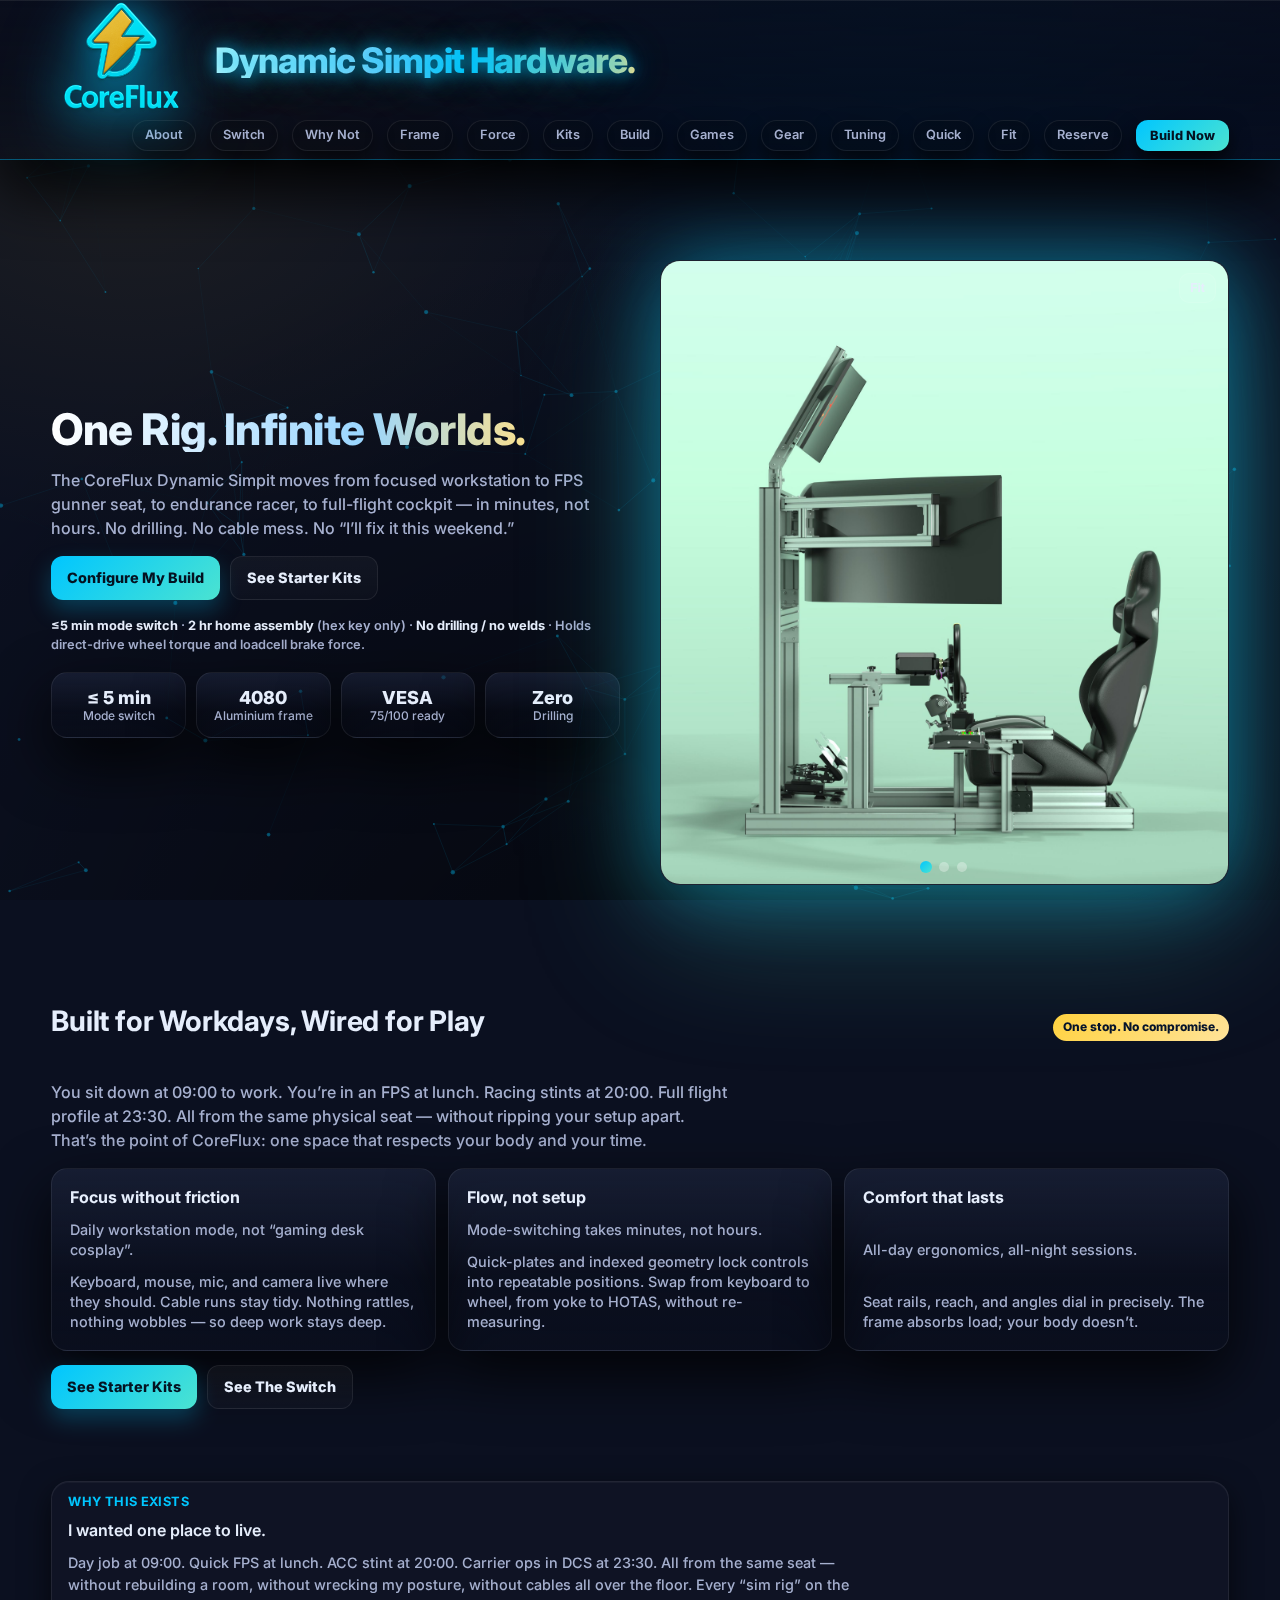
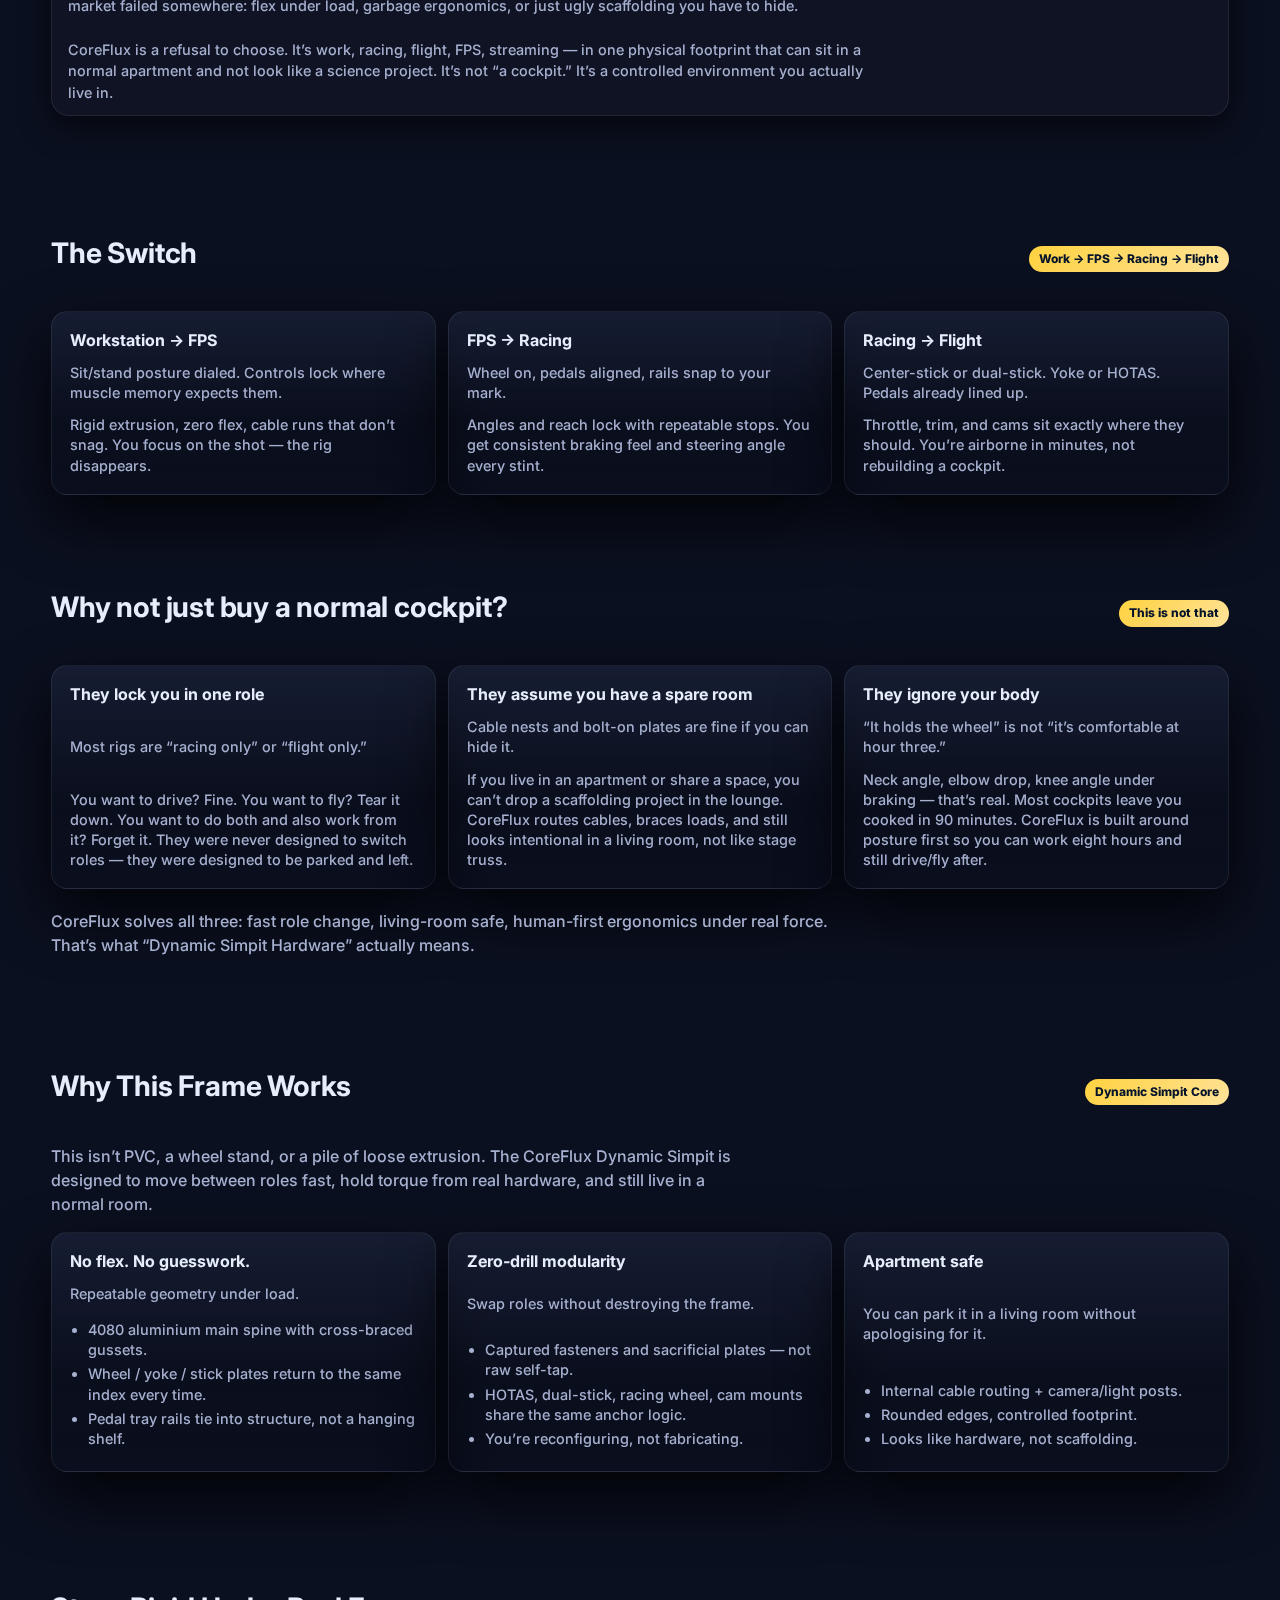
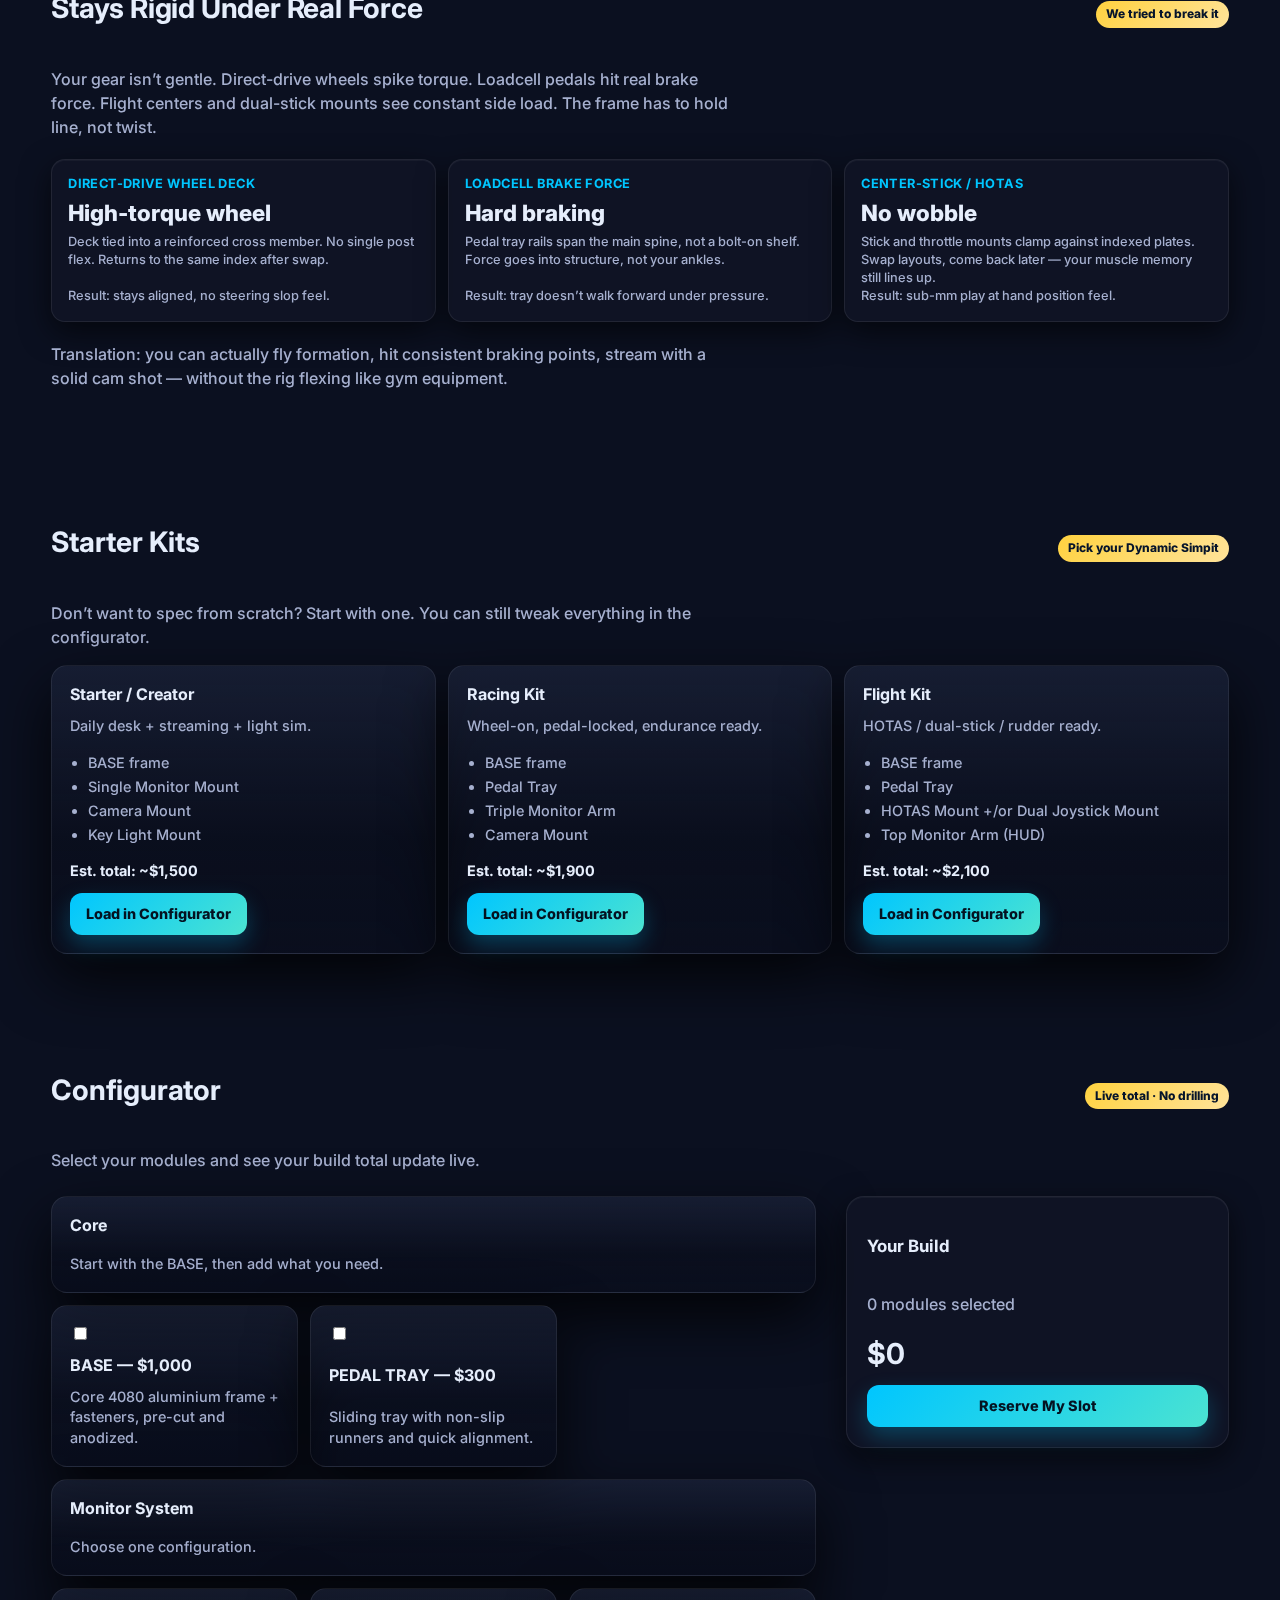
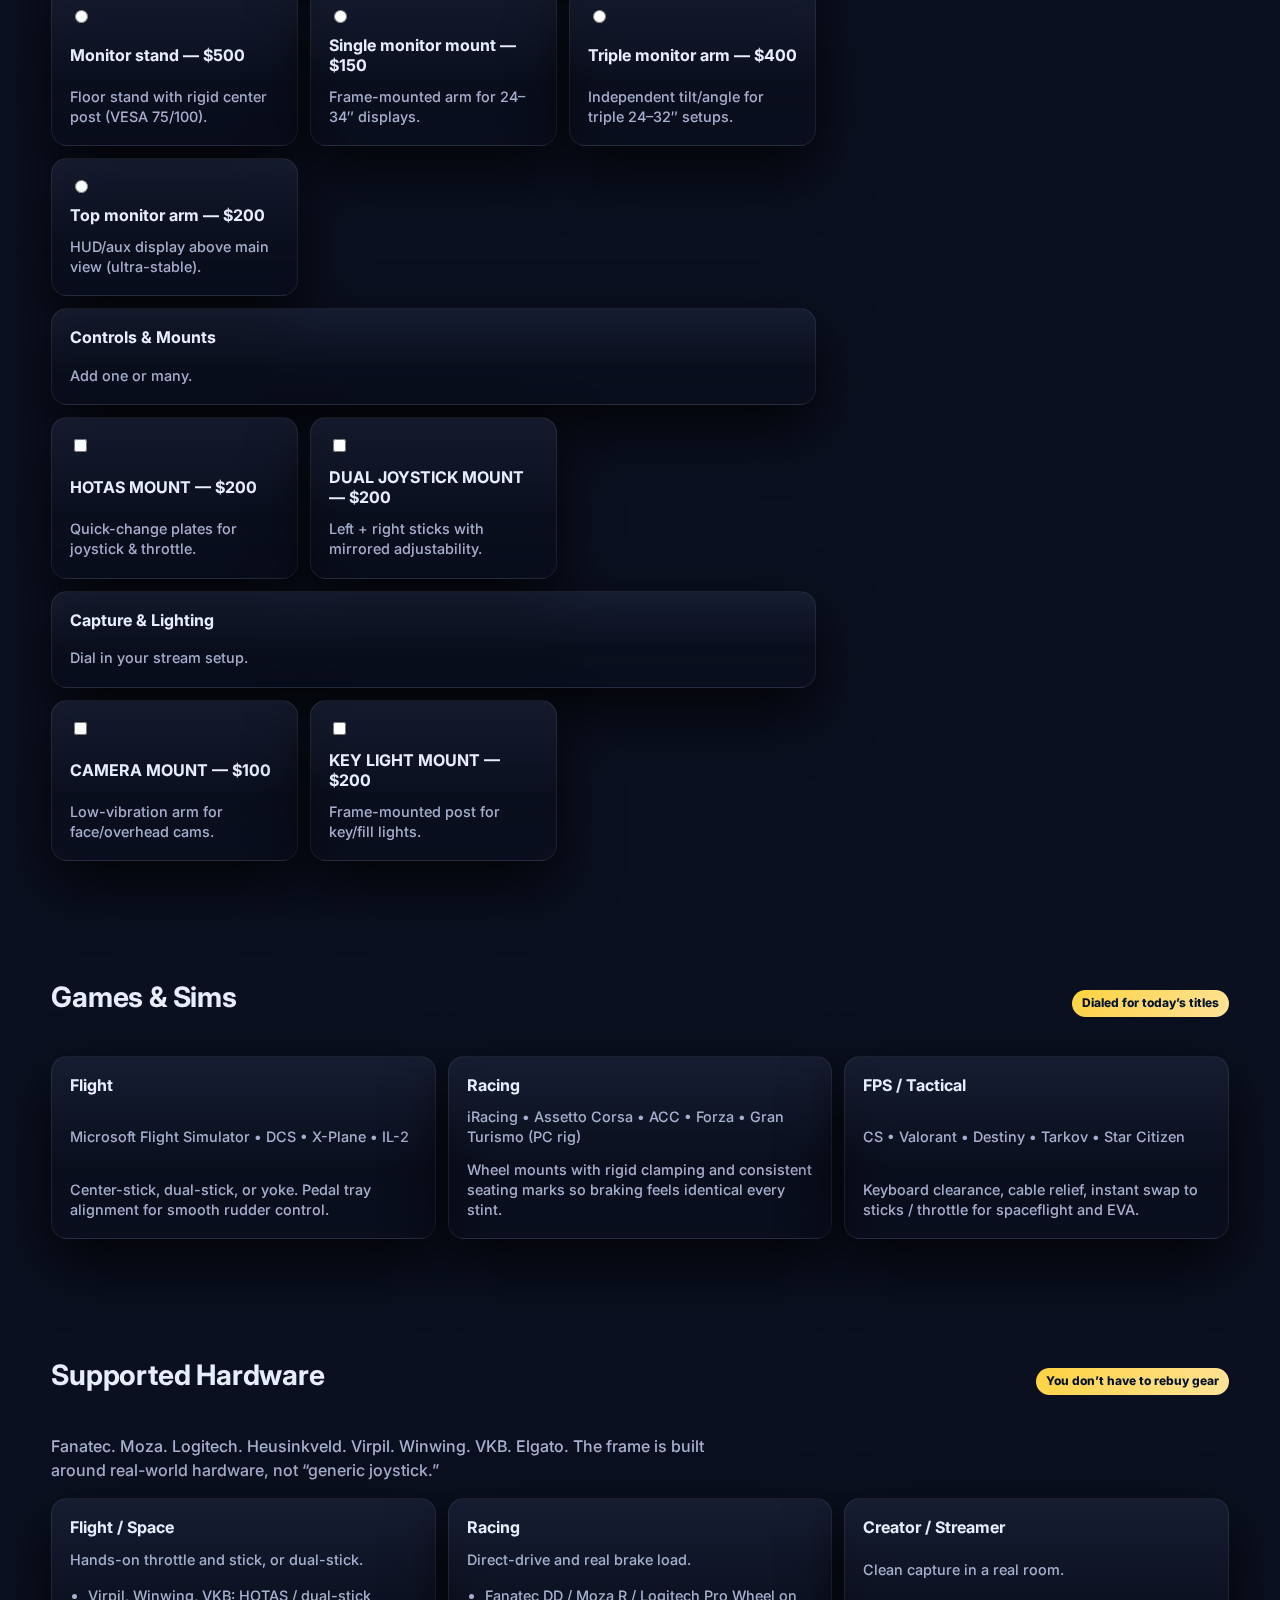
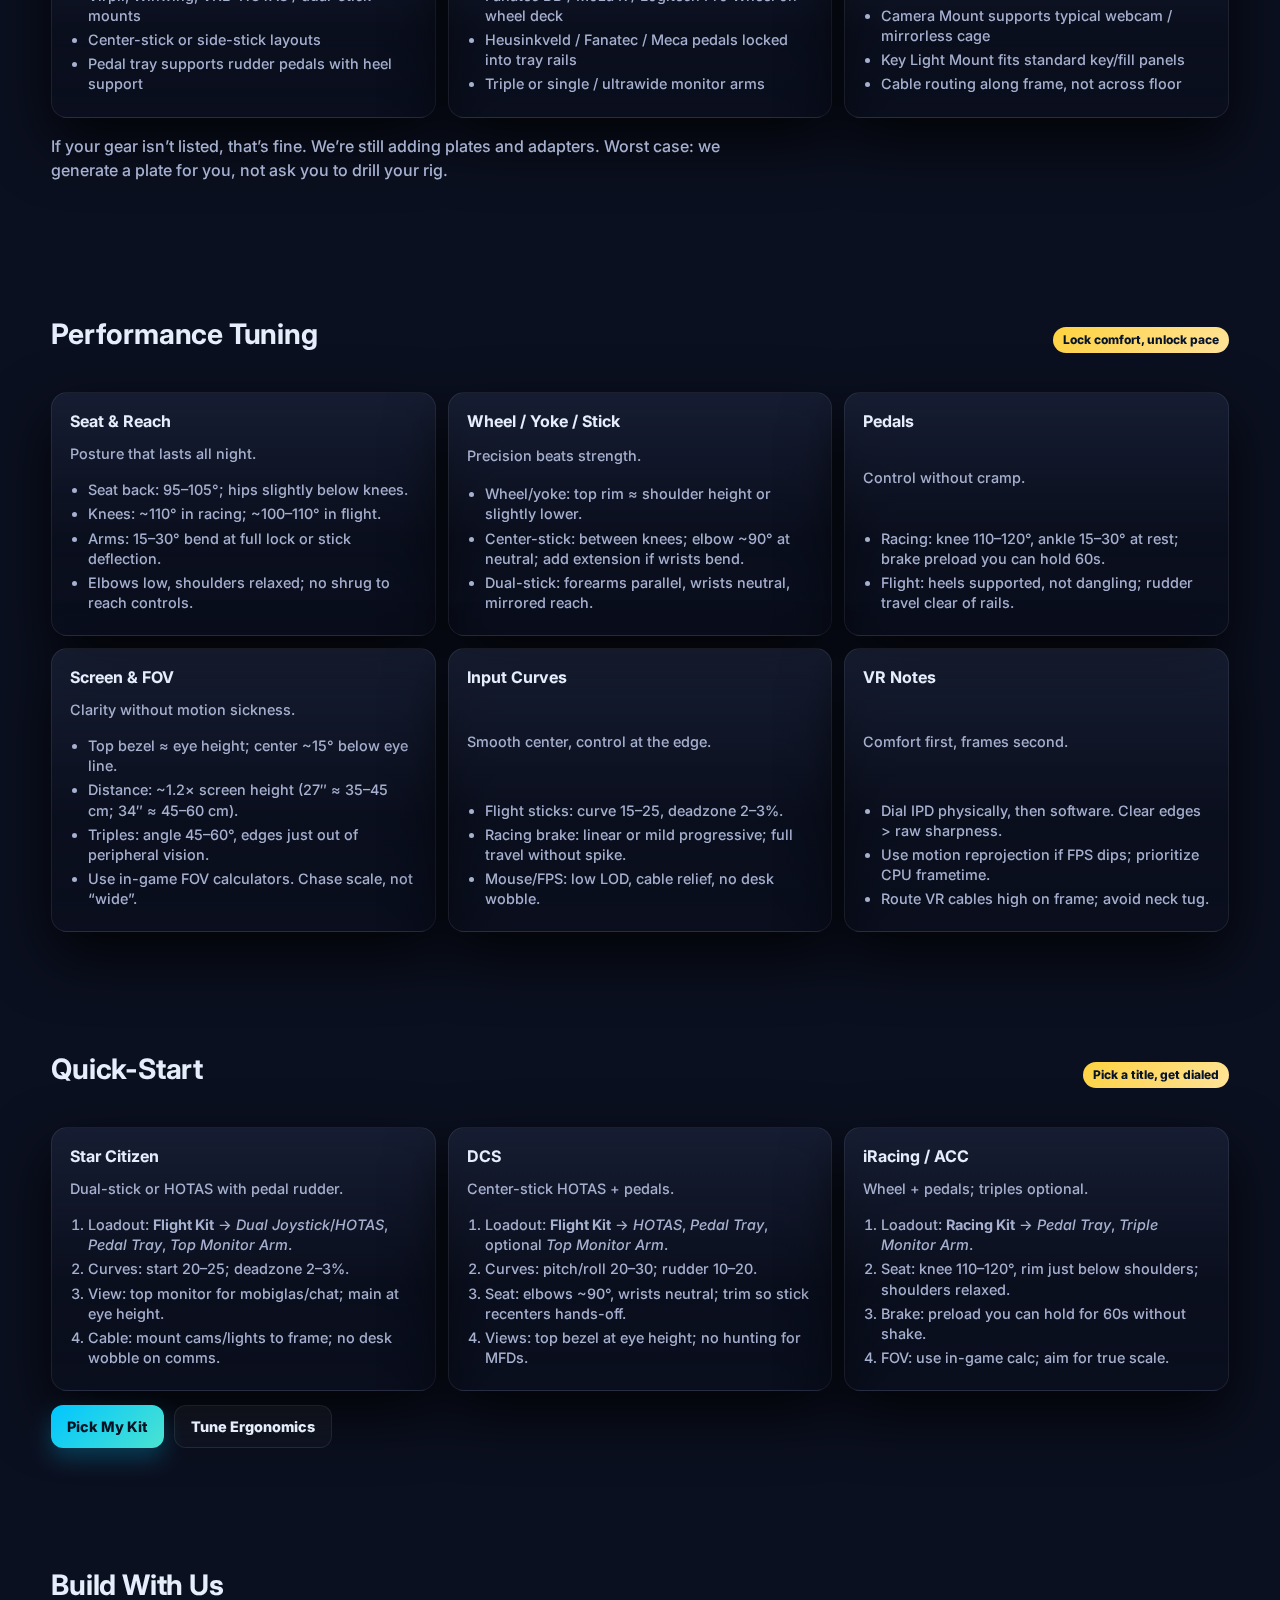
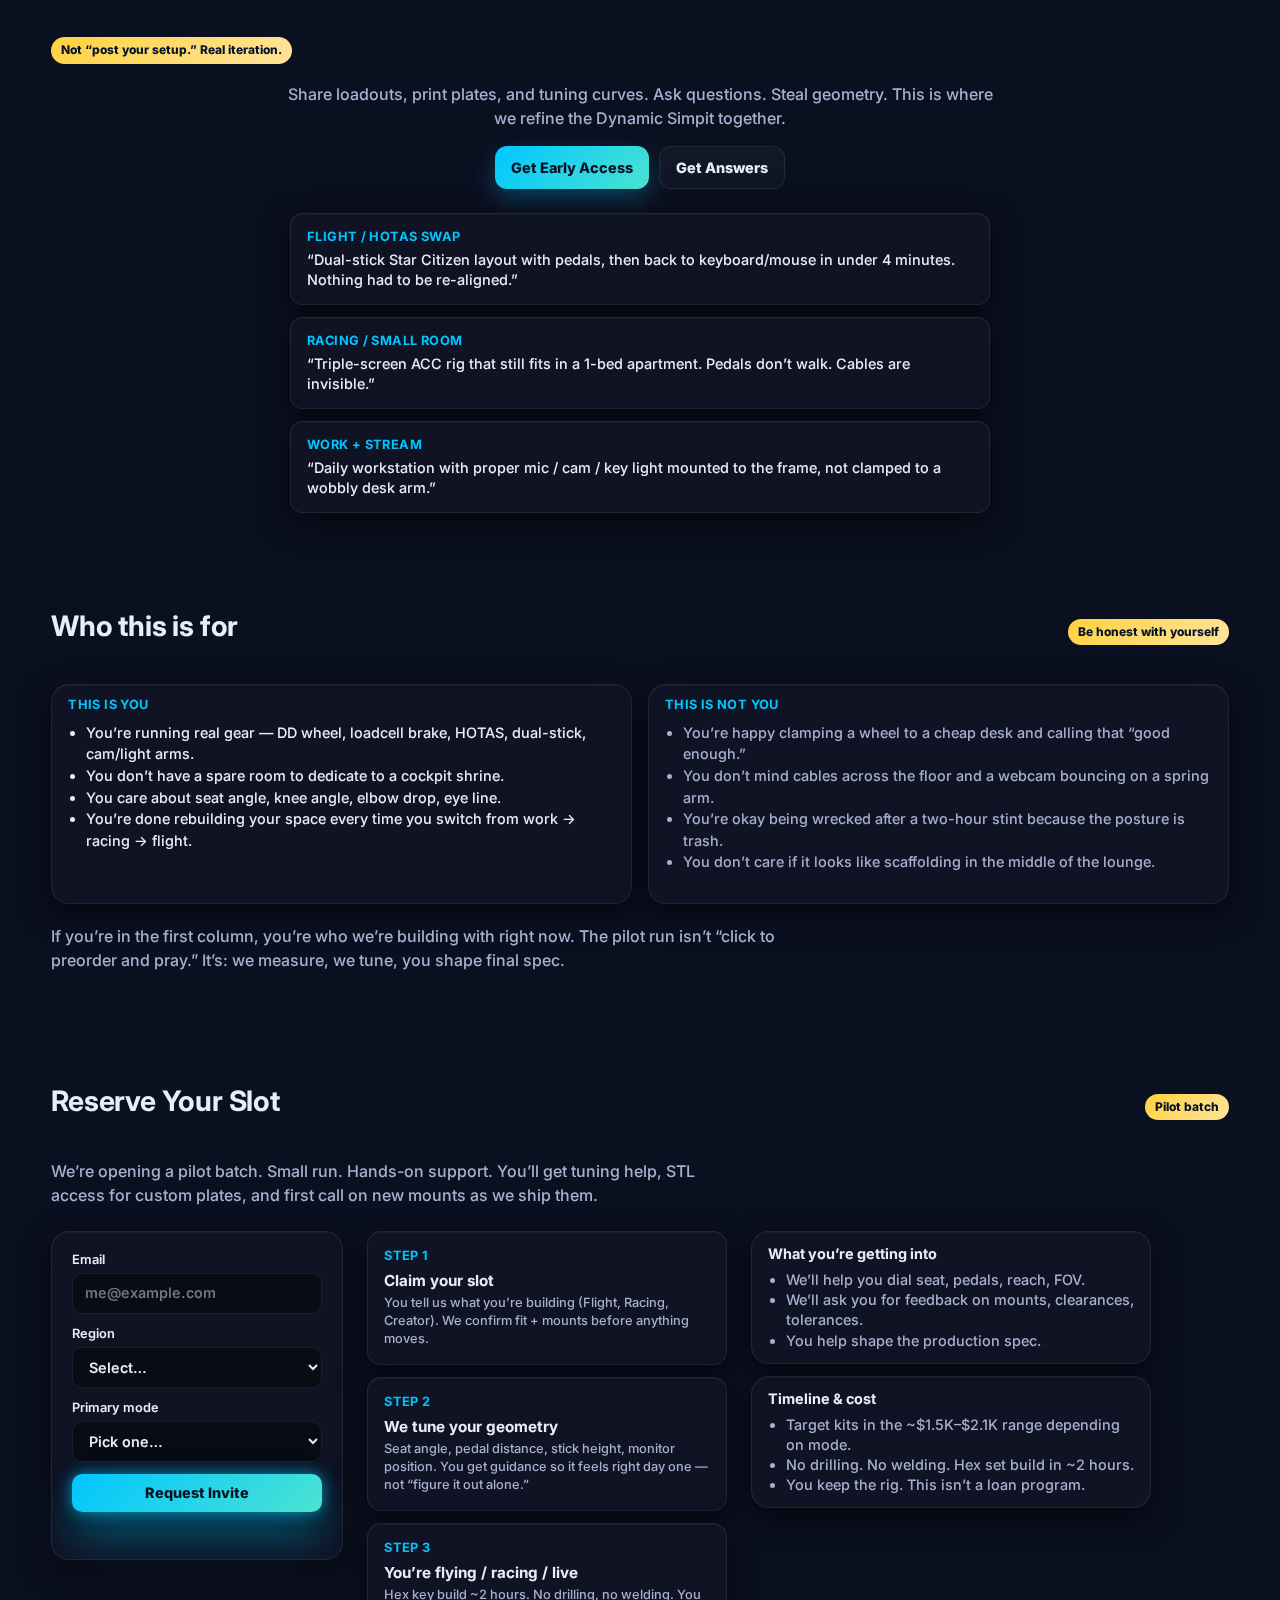
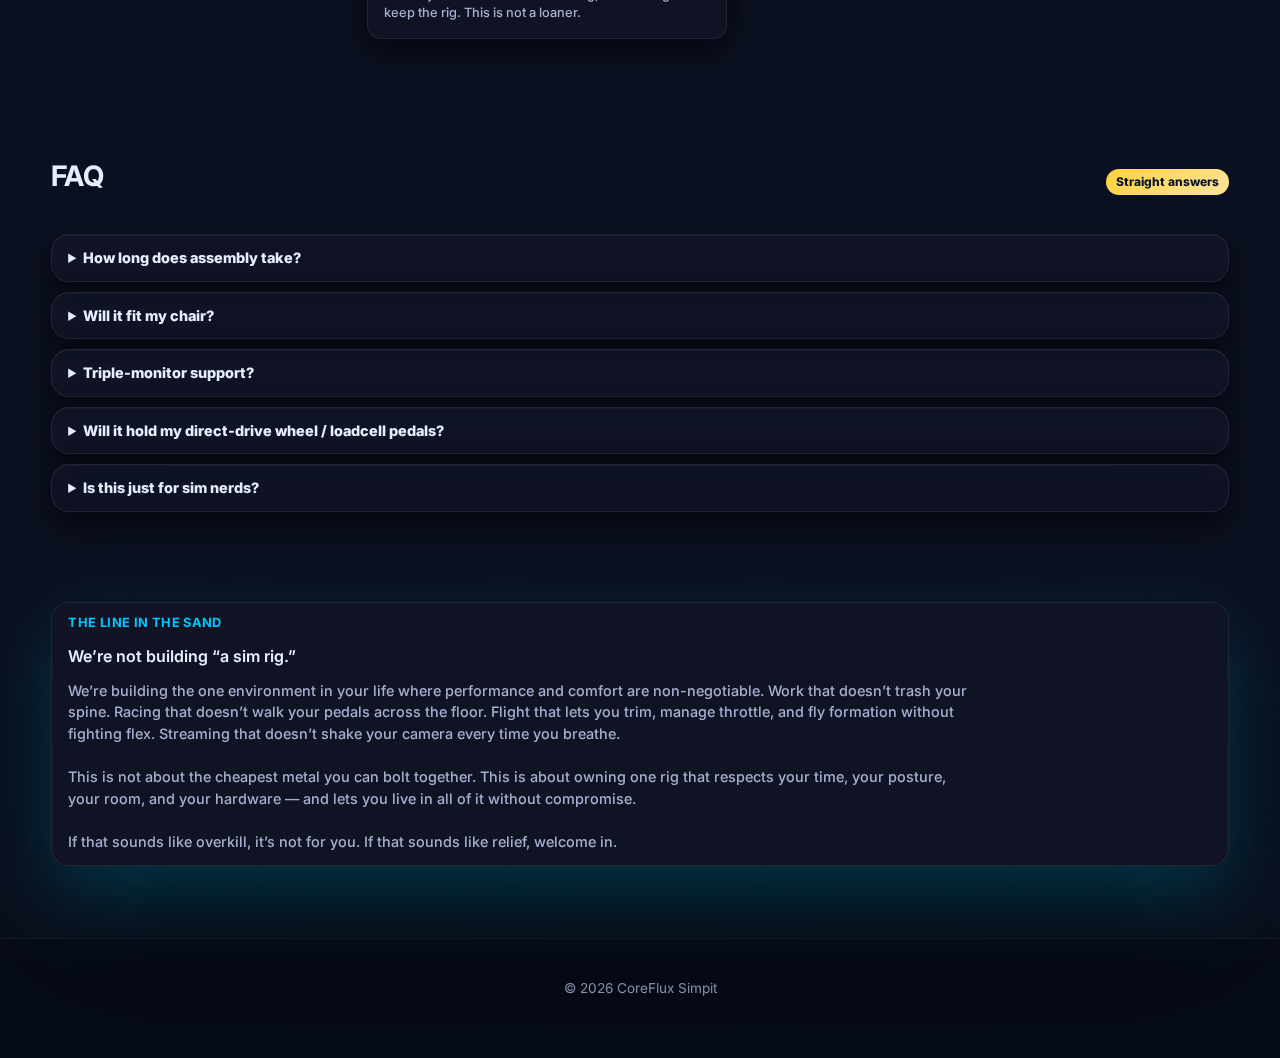
<file: index.-vp.html>
<!DOCTYPE html>
<html lang="en">
<head>
<meta charset="UTF-8" />
<meta name="viewport" content="width=device-width,initial-scale=1" />
<title>CoreFlux Simpit — One Rig. Infinite Worlds.</title>
<meta name="description" content="Dynamic Simpit Hardware. Transform in minutes from workstation to FPS, racing sim, or full-flight cockpit. No drilling. Apartment safe." />
<link rel="icon" href="assets/images/coreflux-logo.png" />
<link rel="canonical" href="https://access-mark.github.io/CoreFlux-Simpits/" />
<meta property="og:type" content="website" />
<meta property="og:title" content="CoreFlux Simpit — One Rig. Infinite Worlds." />
<meta property="og:description" content="Transform in minutes from workstation to FPS, racing sim, or flight cockpit. Precision aluminium. No drilling. Living-room ready." />
<meta property="og:image" content="assets/images/frame-left.png" />
<link href="https://fonts.googleapis.com/css2?family=Inter:wght@400;600;700;900&display=swap" rel="stylesheet">

<style>
/* ===== CoreFlux Simpit — v11 Elite Narrative ===== */

/* ---- Tokens ---- */
:root{
  --bg:#0b1020; --bg-2:#0a0f1e; --bg-3:#090e1a;
  --panel:#11131f;
  --panel-soft:#0f1526;
  --text:#e6eefc;
  --muted:#a6b0cf;
  --accent:#00c6ff;
  --accent-2:#ffd23f;
  --border:rgba(255,255,255,.08);

  --blur:14px;
  --shadow:0 10px 30px rgba(0,0,0,.6), inset 0 1px 0 rgba(255,255,255,.04);
  --shadow-soft:0 24px 60px rgba(0,0,0,.8);

  --radius-xl:24px; --radius-lg:18px; --radius-md:14px;
  --logo-h:54px;
  --nav-h:160px;

  --glow-cyan-main: rgba(0,198,255,.45);
  --glow-cyan-soft: rgba(0,198,255,0);
  --glow-teal-halo: rgba(75,227,209,.28);

  --steel-grad:linear-gradient(180deg,rgba(30,38,62,.6) 0%,rgba(9,12,24,.3) 60%,rgba(4,6,16,.15) 100%);
}

/* ---- Base ---- */
*{box-sizing:border-box}
html,body{height:100%}
body{
  margin:0;
  font-family:Inter,system-ui,-apple-system,Segoe UI,Roboto,Helvetica,Arial;
  color:var(--text);

  background-color:var(--bg);
  background-image:
    radial-gradient(1000px 700px at 70% -10%, rgba(0,198,255,.10) 0%, transparent 60%),
    radial-gradient(900px 600px at 10% 20%, rgba(255,210,63,.07) 0%, transparent 60%),
    radial-gradient(circle at 50% 120%, rgba(0,0,0,.6) 0%, rgba(0,0,0,0) 70%);
  background-repeat:no-repeat;
  background-attachment:fixed;

  overflow-x:hidden;
  scroll-behavior:smooth;
}
a{color:inherit;text-decoration:none}
img{max-width:100%;display:block}
.wrap{width:min(1200px,92vw);margin:0 auto}
.lede{
  color:var(--muted);
  font-size:clamp(15px,1.25vw,18px);
  line-height:1.5;
  font-weight:500;
  max-width:680px
}
section{
  padding:48px 0;
  position:relative;
  z-index:1
}

/* Global AI particles canvas – fixed brightness */
#aiCanvas{
  position:fixed;
  inset:0;
  z-index:-1;
  pointer-events:none;
  opacity:.55;
  transition:none;
}

/* =========================================================
   NAV
   ========================================================= */
.nav{
  position:sticky;
  top:0;
  z-index:40;
  height:var(--nav-h);

  background:
    linear-gradient(
      to bottom,
      rgba(8,12,26,.8) 0%,
      rgba(5,8,20,.6) 60%,
      rgba(4,6,16,.4) 100%
    );
  backdrop-filter:saturate(140%) blur(var(--blur));

  border-bottom:1px solid rgba(0,198,255,.4);
  box-shadow:
    0 1px 0 rgba(255,255,255,.08) inset,
    0 30px 60px rgba(0,0,0,.9);
}

/* layout */
.nav__inner{
  display:grid;
  grid-template-rows:1fr auto;
  height:100%;
  padding:0 0 14px;
}
.nav__top{
  display:flex;
  align-items:center;
  min-height:120px;
  padding-top:8px;
  padding-bottom:8px;
  justify-content:space-between;
  gap:20px;
}

/* brand */
.brand{
  display:flex;
  align-items:center;
  gap:24px;
  min-width:0;
}
.brand__logo-img{
  height:140px;
  width:auto;
  max-height:140px;
  object-fit:contain;
  flex-shrink:0;
  display:block;
  image-rendering:auto;
  filter:
    drop-shadow(0 20px 40px rgba(0,198,255,.4))
    drop-shadow(0 0 20px rgba(0,198,255,.6));
}
.brand__text{
  display:flex;
  flex-direction:column;
  line-height:1.05;
}
.brand__tagline{
  font-weight:800;
  font-size:2.2rem;
  line-height:1.05;
  letter-spacing:-.03em;
  white-space:nowrap;
  background:linear-gradient(
    90deg,
    #cfffff 0%,
    #7fd3ff 40%,
    #00c6ff 60%,
    #ffe189 100%
  );
  -webkit-background-clip:text;
  background-clip:text;
  color:transparent;
  text-shadow:
    0 0 16px rgba(0,198,255,.7),
    0 0 36px rgba(0,198,255,.45),
    0 0 60px rgba(255,210,63,.28);
}

/* nav link rail */
.nav__links-row{
  display:flex;
  justify-content:flex-end;
  flex-wrap:wrap;
  row-gap:10px;
  column-gap:14px;
  font-size:.8rem;
  line-height:1.2;
  padding:0 0 14px;
  margin-top:0;
}
.chip{
  padding:6px 12px;
  border:1px solid var(--border);
  border-radius:999px;
  color:var(--muted);
  background:rgba(0,0,0,.2);
  font-weight:600;
  font-size:.8rem;
  line-height:1.2;
  transition:120ms ease;
  box-shadow:0 10px 20px rgba(0,0,0,.6);
}
.chip:hover{
  color:var(--text);
  border-color:rgba(0,198,255,.6);
  box-shadow:
    0 0 16px rgba(0,198,255,.8),
    0 0 48px rgba(0,198,255,.45),
    0 12px 24px rgba(0,198,255,.35);
  text-shadow:0 0 8px rgba(0,198,255,.8);
}
.cta{
  padding:8px 14px;
  border-radius:12px;
  background:linear-gradient(135deg,var(--accent),#4be3d1);
  color:#041221;
  font-weight:800;
  font-size:.8rem;
  line-height:1.2;
  border:none;
  cursor:pointer;
  box-shadow:
    0 10px 20px rgba(0,0,0,.8);
  transition:120ms ease;
}
.cta:hover{
  box-shadow:
    0 0 16px rgba(0,198,255,.9),
    0 0 60px rgba(0,198,255,.55),
    0 24px 40px rgba(0,198,255,.4);
  text-shadow:0 0 8px rgba(0,0,0,.8);
}

/* sticky bottom CTA */
#stickyCTA{
  position:fixed;
  right:16px;
  bottom:16px;
  z-index:50;
  display:none;
  background:linear-gradient(135deg,var(--accent),#4be3d1);
  color:#041221;
  font-weight:800;
  font-size:.8rem;
  line-height:1.2;
  padding:12px 16px;
  border-radius:12px;
  box-shadow:
    0 0 16px rgba(0,198,255,.7),
    0 24px 40px rgba(0,198,255,.4),
    0 10px 30px rgba(0,0,0,.9);
  border:none;
  cursor:pointer;
}

/* =========================================================
   HERO
   ========================================================= */
.hero{
  position:relative;
  padding:100px 0 48px;
  display:grid;
  grid-template-columns:1fr 1fr;
  gap:40px;
  align-items:center;
}
.h1{
  font-size:clamp(32px,3.4vw,56px);
  line-height:1.04;
  margin:0 0 14px;
  letter-spacing:-.5px;
  background:linear-gradient(90deg,#fff,#9ad6ff 55%,#ffe189 85%);
  -webkit-background-clip:text;
  color:transparent;
  font-weight:800;
}

/* hero SEO / trust line */
.hero__trustline{
  margin-top:16px;
  font-size:.8rem;
  line-height:1.5;
  font-weight:600;
  color:var(--muted);
  max-width:640px;
}
.hero__trustline b{
  color:var(--text);
  font-weight:700;
}

/* Buttons */
.btn{
  display:inline-flex;align-items:center;gap:10px;
  padding:12px 16px;border-radius:12px;
  border:1px solid var(--border);
  font-weight:800;font-size:.9rem;line-height:1.2;
  cursor:pointer
}
.btn--primary,.btn.primary{
  background:linear-gradient(135deg,var(--accent),#4be3d1);
  color:#041221;border:none;
  box-shadow:0 10px 22px rgba(0,198,255,.25)
}
.btn--ghost,.btn.ghost{
  background:linear-gradient(180deg,rgba(255,255,255,.04),rgba(255,255,255,.02));color:var(--text)
}

/* Stats */
.statbar{
  display:grid;grid-template-columns:repeat(4,1fr);
  gap:10px;margin-top:18px
}
.stat{
  background:var(--steel-grad);
  border:1px solid var(--border);border-radius:16px;
  padding:14px;text-align:center;
  box-shadow:0 24px 60px rgba(0,0,0,.8)
}
.stat .v{font-weight:800;font-size:18px;line-height:1.2;color:var(--text)}
.stat .k{color:var(--muted);font-size:12px;line-height:1.2;font-weight:500}

/* ---- HERO MOCK ---- */
.mock{
  position:relative;
  border:1px solid var(--border);
  border-radius:20px;
  overflow:hidden;
  background:#0b1020;
  height:625px;
  max-height:640px;
  box-shadow:
    0 0 80px rgba(0,198,255,.45),
    0 40px 140px rgba(75,227,209,.28);
}
.mock::before{
  content:"";
  position:absolute;
  inset:-40px;
  z-index:-1;
  background:
    radial-gradient(
      circle at 50% 50%,
      var(--glow-cyan-main) 0%,
      rgba(75,227,209,.22) 35%,
      var(--glow-cyan-soft) 70%
    );
  filter:blur(40px);
  pointer-events:none;
}
.mock__slide{
  position:absolute; inset:0; width:100%; height:100%;
  object-fit:cover; opacity:0; transform:scale(1.03);
  transition:opacity 1s ease, transform 9s ease;
}
.mock__slide.active{opacity:1; transform:scale(1.08)}
.mock__nav{
  position:absolute;bottom:12px;left:50%;transform:translateX(-50%);
  display:flex;gap:8px;z-index:2
}
.dot{
  width:10px;height:10px;border-radius:50%;
  background:rgba(255,255,255,.32);
  cursor:pointer;transition:transform .2s,background .2s
}
.dot.active{
  background:linear-gradient(135deg,var(--accent),#4be3d1);
  transform:scale(1.2)
}
.mock__toggle{
  position:absolute;top:12px;right:12px;z-index:2;
  padding:7px 10px;border-radius:10px;
  border:1px solid var(--border);
  background:rgba(255,255,255,.06);backdrop-filter:blur(8px);
  font-weight:900;font-size:12px;line-height:1.2;
  color:var(--text);cursor:pointer;
}
.mock.fit .mock__slide{
  object-fit:contain;transform:scale(1)!important;background:#0b1020
}

/* ---- Sections / Panels ---- */
.section__head{
  display:flex;align-items:baseline;justify-content:space-between;
  flex-wrap:wrap;gap:12px;
  margin-bottom:18px
}
.section__title{
  font-size:clamp(22px,2.2vw,34px);
  letter-spacing:-.2px;
  font-weight:700;
  color:var(--text)
}
.pill{
  font-size:12px;
  color:#06142b;
  background:linear-gradient(135deg,var(--accent-2),#ffe39a);
  border-radius:999px;
  padding:6px 10px;
  font-weight:800;
  line-height:1.2;
}
.panel{
  background:rgba(17,22,38,.7);
  border:1px solid var(--border);
  border-radius:var(--radius-lg);
  box-shadow:var(--shadow);
  padding:12px 16px;
  line-height:1.5;
  color:var(--text);
  font-size:.9rem;
  font-weight:500;
}

/* ---- Cards / blocks ---- */
.cards{
  display:grid;grid-template-columns:repeat(3,1fr);gap:12px
}
.card{
  padding:18px;border-radius:16px;
  border:1px solid var(--border);
  background:var(--steel-grad);
  box-shadow:var(--shadow-soft);

  display:flex;flex-direction:column;gap:12px;
  align-items:flex-start;justify-content:space-between;
  min-height:100%;
  color:var(--text);
}
.card h3{
  margin:0;
  font-weight:700;
  color:var(--text);
  line-height:1.3;
  font-size:1rem;
}
.card p{
  margin:0;
  color:var(--muted);
  font-size:.9rem;
  line-height:1.4;
  font-weight:500;
}
.card ul,.card ol{
  margin:0 0 0 18px;
  padding:0;
  color:var(--muted);
  font-size:.9rem;
  line-height:1.4;
  font-weight:500
}
.card li{margin:4px 0}

.specgrid{
  display:grid;
  grid-template-columns:repeat(auto-fit,minmax(220px,1fr));
  gap:12px
}
.specbox{
  background:rgba(17,22,38,.7);
  border:1px solid var(--border);
  border-radius:14px;
  box-shadow:var(--shadow);
  padding:16px;
  min-height:140px;
  display:flex;
  flex-direction:column;
  justify-content:space-between;
}
.specbox__head{
  font-size:.8rem;
  font-weight:700;
  color:var(--accent);
  text-transform:uppercase;
  letter-spacing:.03em;
  line-height:1.3;
  margin-bottom:8px;
}
.specbox__metric{
  font-size:1.4rem;
  font-weight:800;
  line-height:1.2;
  color:var(--text);
  margin-bottom:6px;
}
.specbox__desc{
  font-size:.8rem;
  line-height:1.4;
  font-weight:500;
  color:var(--muted);
}

/* Reserve form card + timeline */
.reserve-card{
  display:grid;
  gap:12px;
  background:rgba(17,22,38,.7);
  border:1px solid var(--border);
  border-radius:var(--radius-lg);
  box-shadow:var(--shadow);
  padding:20px;
  max-width:400px;
}
.reserve-card label{
  font-size:.8rem;
  font-weight:600;
  color:var(--text);
  display:flex;
  flex-direction:column;
  gap:6px;
}
.reserve-card input,
.reserve-card select,
.reserve-card button{
  border-radius:10px;
  border:1px solid var(--border);
  background:rgba(0,0,0,.4);
  color:var(--text);
  font-family:inherit;
  font-size:.9rem;
  line-height:1.3;
  padding:10px 12px;
  font-weight:600;
  outline:none;
}
.reserve-card button{
  background:linear-gradient(135deg,var(--accent),#4be3d1);
  color:#041221;
  font-weight:800;
  cursor:pointer;
  border:none;
  box-shadow:
    0 0 16px rgba(0,198,255,.7),
    0 24px 40px rgba(0,198,255,.4),
    0 10px 30px rgba(0,0,0,.9);
}

/* timeline steps next to reserve form */
.reserve-steps{
  display:grid;
  gap:12px;
  max-width:360px;
}
.stepbox{
  background:rgba(17,22,38,.7);
  border:1px solid var(--border);
  border-radius:14px;
  box-shadow:var(--shadow);
  padding:16px;
}
.stepbox__num{
  font-size:.8rem;
  font-weight:700;
  color:var(--accent);
  text-transform:uppercase;
  letter-spacing:.03em;
  line-height:1.3;
  margin-bottom:6px;
}
.stepbox__title{
  font-size:.95rem;
  line-height:1.3;
  font-weight:700;
  color:var(--text);
  margin-bottom:4px;
}
.stepbox__copy{
  font-size:.8rem;
  line-height:1.4;
  color:var(--muted);
  font-weight:500;
}

/* Community proof list */
.proof-list{
  list-style:none;
  padding:0;
  margin:24px auto 0;
  max-width:700px;
  display:grid;
  gap:12px;
}
.proof-item{
  background:rgba(17,22,38,.7);
  border:1px solid var(--border);
  border-radius:12px;
  box-shadow:var(--shadow);
  padding:14px 16px;
  text-align:left;
  font-size:.9rem;
  line-height:1.4;
  color:var(--text);
  font-weight:500;
}
.proof-item strong{
  display:block;
  font-size:.8rem;
  font-weight:700;
  color:var(--accent);
  margin-bottom:4px;
  text-transform:uppercase;
  letter-spacing:.03em;
}

/* ---- Footer ---- */
footer{
  padding:40px 0 60px;color:var(--muted);
  border-top:1px solid var(--border);background:rgba(6,10,24,.55);
  margin-top:40px;
  font-size:.85rem;
  line-height:1.4;
  text-align:center;
}

/* ---- Responsive ---- */
@media (max-width:1080px){
  .hero{grid-template-columns:1fr}
  .mock{height:480px}
}
@media (max-width:980px){
  .statbar{grid-template-columns:repeat(2,1fr)}
  .cards{grid-template-columns:1fr}
  :root{ --logo-h:46px; }

  .brand{
    gap:16px;
  }
  .brand__logo-img{
    height:110px;
    max-height:110px;
  }
  .brand__tagline{
    font-size:1.8rem;
    line-height:1.1;
    white-space:nowrap;
  }

  .nav__links-row{
    justify-content:flex-start;
    column-gap:10px;
    font-size:.75rem;
  }
  .chip{
    padding:6px 10px;
    font-size:.75rem;
  }
  .cta{
    padding:8px 12px;
    font-size:.75rem;
  }
}
@media (max-width:520px){
  .brand{
    flex-direction:column;
    align-items:flex-start;
    gap:8px;
  }
  .brand__logo-img{
    height:90px;
    max-height:90px;
  }
  .brand__tagline{
    font-size:1.4rem;
    line-height:1.15;
    white-space:normal;
  }

  .nav__links-row{
    justify-content:flex-start;
    column-gap:8px;
  }

  :root{ --logo-h:40px; }
}
</style>
</head>

<body>
<canvas id="aiCanvas"></canvas>

<!-- STICKY CTA -->
<button id="stickyCTA" onclick="document.querySelector('#configurator').scrollIntoView({behavior:'smooth'})">
  Build Now
</button>

<!-- NAV -->
<nav class="nav" aria-label="Primary">
  <div class="wrap nav__inner">

    <div class="nav__top">
      <div class="brand" aria-label="CoreFlux">
        <img class="brand__logo-img" src="assets/images/coreflux-logo.png" alt="CoreFlux logo">
        <div class="brand__text">
          <span class="brand__tagline">Dynamic Simpit Hardware.</span>
        </div>
      </div>
    </div>

    <div class="nav__links-row">
      <a class="chip" href="#prologue">About</a>
      <a class="chip" href="#story">Switch</a>
      <a class="chip" href="#frame-pre">Why&nbsp;Not</a>
      <a class="chip" href="#frame">Frame</a>
      <a class="chip" href="#force">Force</a>
      <a class="chip" href="#kits">Kits</a>
      <a class="chip" href="#configurator">Build</a>
      <a class="chip" href="#games">Games</a>
      <a class="chip" href="#compat">Gear</a>
      <a class="chip" href="#tuning">Tuning</a>
      <a class="chip" href="#quickstart">Quick</a>
      <a class="chip" href="#fit">Fit</a>
      <a class="chip" href="#reserve">Reserve</a>
      <a class="cta"  href="#configurator">Build Now</a>
    </div>

  </div>
</nav>

<!-- HERO -->
<section class="hero wrap">
  <div>
    <h1 class="h1">One Rig. Infinite Worlds.</h1>
    <p class="lede">
      The CoreFlux Dynamic Simpit moves from focused workstation to FPS gunner seat,
      to endurance racer, to full-flight cockpit — in minutes, not hours.
      No drilling. No cable mess. No “I’ll fix it this weekend.”
    </p>

    <div style="display:flex;gap:10px;flex-wrap:wrap;margin-top:10px">
      <a href="#configurator" class="btn btn--primary">Configure My Build</a>
      <a href="#kits" class="btn btn--ghost">See Starter Kits</a>
    </div>

    <div class="hero__trustline">
      <b>≤5 min mode switch</b> · <b>2 hr home assembly</b> (hex key only) ·
      <b>No drilling / no welds</b> · Holds direct-drive wheel torque and loadcell brake force.
    </div>

    <div class="statbar">
      <div class="stat"><div class="v">≤ 5 min</div><div class="k">Mode switch</div></div>
      <div class="stat"><div class="v">4080</div><div class="k">Aluminium frame</div></div>
      <div class="stat"><div class="v">VESA</div><div class="k">75/100 ready</div></div>
      <div class="stat"><div class="v">Zero</div><div class="k">Drilling</div></div>
    </div>
  </div>

  <div class="mock" id="mock" aria-label="Rig views">
    <button class="mock__toggle" id="fitToggle" type="button" aria-pressed="false">Fit</button>
    <img class="mock__slide active" src="assets/images/frame-left.png"  alt="Rig — left view">
    <img class="mock__slide" src="assets/images/frame-right.png" alt="Rig — right view">
    <img class="mock__slide" src="assets/images/top-view.png" alt="Rig — top view">
    <div class="mock__nav" role="tablist" aria-label="Rig images">
      <span class="dot active" role="tab" aria-selected="true" aria-label="Left view"></span>
      <span class="dot" role="tab" aria-selected="false" aria-label="Right view"></span>
      <span class="dot" role="tab" aria-selected="false" aria-label="Top view"></span>
    </div>
  </div>
</section>

<!-- PROLOGUE -->
<section id="prologue" class="wrap">
  <div class="section__head">
    <h2 class="section__title">Built for Workdays, Wired for Play</h2>
    <span class="pill">One stop. No compromise.</span>
  </div>
  <p class="lede">
    You sit down at 09:00 to work. You’re in an FPS at lunch. Racing stints at 20:00.
    Full flight profile at 23:30. All from the same physical seat — without ripping your setup apart.
    That’s the point of CoreFlux: one space that respects your body and your time.
  </p>

  <div class="cards" style="margin-top:16px">
    <article class="card">
      <h3>Focus without friction</h3>
      <p class="lede">Daily workstation mode, not “gaming desk cosplay”.</p>
      <p>Keyboard, mouse, mic, and camera live where they should. Cable runs stay tidy.
      Nothing rattles, nothing wobbles — so deep work stays deep.</p>
    </article>
    <article class="card">
      <h3>Flow, not setup</h3>
      <p class="lede">Mode-switching takes minutes, not hours.</p>
      <p>Quick-plates and indexed geometry lock controls into repeatable positions.
      Swap from keyboard to wheel, from yoke to HOTAS, without re-measuring.</p>
    </article>
    <article class="card">
      <h3>Comfort that lasts</h3>
      <p class="lede">All-day ergonomics, all-night sessions.</p>
      <p>Seat rails, reach, and angles dial in precisely. The frame absorbs load; your body doesn’t.</p>
    </article>
  </div>

  <div style="display:flex;gap:10px;flex-wrap:wrap;margin-top:14px">
    <a href="#kits" class="btn btn--primary">See Starter Kits</a>
    <a href="#story" class="btn btn--ghost">See The Switch</a>
  </div>
</section>

<!-- FOUNDER STORY / WHY THIS EXISTS -->
<section class="wrap" style="padding-top:0">
  <div class="panel" style="margin-top:24px">
    <div style="font-size:.8rem;font-weight:700;color:var(--accent);text-transform:uppercase;letter-spacing:.03em;line-height:1.3;margin-bottom:8px;">
      Why this exists
    </div>
    <div style="font-size:1rem;line-height:1.5;font-weight:600;color:var(--text);margin-bottom:10px;">
      I wanted one place to live.
    </div>
    <div style="font-size:.9rem;line-height:1.5;font-weight:500;color:var(--muted);max-width:800px;">
      Day job at 09:00. Quick FPS at lunch. ACC stint at 20:00. Carrier ops in DCS at 23:30.
      All from the same seat — without rebuilding a room, without wrecking my posture, without cables all over the floor.
      Every “sim rig” on the market failed somewhere: flex under load, garbage ergonomics,
      or just ugly scaffolding you have to hide.
      <br><br>
      CoreFlux is a refusal to choose. It’s work, racing, flight, FPS, streaming — in one physical footprint that can sit in a normal apartment and not look like a science project.
      It’s not “a cockpit.” It’s a controlled environment you actually live in.
    </div>
  </div>
</section>

<!-- STORY -->
<section id="story" class="wrap">
  <div class="section__head">
    <h2 class="section__title">The Switch</h2>
    <span class="pill">Work → FPS → Racing → Flight</span>
  </div>
  <div class="cards">
    <article class="card">
      <h3>Workstation → FPS</h3>
      <p class="lede">Sit/stand posture dialed. Controls lock where muscle memory expects them.</p>
      <p>Rigid extrusion, zero flex, cable runs that don’t snag. You focus on the shot — the rig disappears.</p>
    </article>
    <article class="card">
      <h3>FPS → Racing</h3>
      <p class="lede">Wheel on, pedals aligned, rails snap to your mark.</p>
      <p>Angles and reach lock with repeatable stops. You get consistent braking feel and steering angle every stint.</p>
    </article>
    <article class="card">
      <h3>Racing → Flight</h3>
      <p class="lede">Center-stick or dual-stick. Yoke or HOTAS. Pedals already lined up.</p>
      <p>Throttle, trim, and cams sit exactly where they should. You’re airborne in minutes, not rebuilding a cockpit.</p>
    </article>
  </div>
</section>

<!-- WHY NOT NORMAL COCKPIT -->
<section id="frame-pre" class="wrap" style="padding-top:24px;padding-bottom:24px">
  <div class="section__head">
    <h2 class="section__title">Why not just buy a normal cockpit?</h2>
    <span class="pill">This is not that</span>
  </div>

  <div class="cards" style="margin-top:16px">
    <article class="card">
      <h3>They lock you in one role</h3>
      <p class="lede">Most rigs are “racing only” or “flight only.”</p>
      <p>You want to drive? Fine. You want to fly? Tear it down. You want to do both and also work from it? Forget it.
      They were never designed to switch roles — they were designed to be parked and left.</p>
    </article>

    <article class="card">
      <h3>They assume you have a spare room</h3>
      <p class="lede">Cable nests and bolt-on plates are fine if you can hide it.</p>
      <p>If you live in an apartment or share a space, you can’t drop a scaffolding project in the lounge.
      CoreFlux routes cables, braces loads, and still looks intentional in a living room, not like stage truss.</p>
    </article>

    <article class="card">
      <h3>They ignore your body</h3>
      <p class="lede">“It holds the wheel” is not “it’s comfortable at hour three.”</p>
      <p>Neck angle, elbow drop, knee angle under braking — that’s real. Most cockpits leave you cooked in 90 minutes.
      CoreFlux is built around posture first so you can work eight hours and still drive/fly after.</p>
    </article>
  </div>

  <p class="lede" style="margin-top:20px;max-width:800px">
    CoreFlux solves all three: fast role change, living-room safe, human-first ergonomics under real force.
    That’s what “Dynamic Simpit Hardware” actually means.
  </p>
</section>

<!-- FRAME ENGINEERING / TRUST -->
<section id="frame" class="wrap">
  <div class="section__head">
    <h2 class="section__title">Why This Frame Works</h2>
    <span class="pill">Dynamic Simpit Core</span>
  </div>
  <p class="lede">
    This isn’t PVC, a wheel stand, or a pile of loose extrusion. The CoreFlux Dynamic Simpit
    is designed to move between roles fast, hold torque from real hardware, and still live in a normal room.
  </p>

  <div class="cards" style="margin-top:16px">
    <article class="card">
      <h3>No flex. No guesswork.</h3>
      <p class="lede">Repeatable geometry under load.</p>
      <ul>
        <li>4080 aluminium main spine with cross-braced gussets.</li>
        <li>Wheel / yoke / stick plates return to the same index every time.</li>
        <li>Pedal tray rails tie into structure, not a hanging shelf.</li>
      </ul>
    </article>

    <article class="card">
      <h3>Zero-drill modularity</h3>
      <p class="lede">Swap roles without destroying the frame.</p>
      <ul>
        <li>Captured fasteners and sacrificial plates — not raw self-tap.</li>
        <li>HOTAS, dual-stick, racing wheel, cam mounts share the same anchor logic.</li>
        <li>You’re reconfiguring, not fabricating.</li>
      </ul>
    </article>

    <article class="card">
      <h3>Apartment safe</h3>
      <p class="lede">You can park it in a living room without apologising for it.</p>
      <ul>
        <li>Internal cable routing + camera/light posts.</li>
        <li>Rounded edges, controlled footprint.</li>
        <li>Looks like hardware, not scaffolding.</li>
      </ul>
    </article>
  </div>
</section>

<!-- FORCE / RIGIDITY PROOF -->
<section id="force" class="wrap">
  <div class="section__head">
    <h2 class="section__title">Stays Rigid Under Real Force</h2>
    <span class="pill">We tried to break it</span>
  </div>

  <p class="lede">
    Your gear isn’t gentle. Direct-drive wheels spike torque. Loadcell pedals hit real brake force.
    Flight centers and dual-stick mounts see constant side load. The frame has to hold line, not twist.
  </p>

  <div class="specgrid" style="margin-top:20px">
    <div class="specbox">
      <div>
        <div class="specbox__head">DIRECT-DRIVE WHEEL DECK</div>
        <div class="specbox__metric">High-torque wheel</div>
        <div class="specbox__desc">
          Deck tied into a reinforced cross member. No single post flex. Returns to the same index after swap.
        </div>
      </div>
      <div class="specbox__desc">Result: stays aligned, no steering slop feel.</div>
    </div>

    <div class="specbox">
      <div>
        <div class="specbox__head">LOADCELL BRAKE FORCE</div>
        <div class="specbox__metric">Hard braking</div>
        <div class="specbox__desc">
          Pedal tray rails span the main spine, not a bolt-on shelf. Force goes into structure, not your ankles.
        </div>
      </div>
      <div class="specbox__desc">Result: tray doesn’t walk forward under pressure.</div>
    </div>

    <div class="specbox">
      <div>
        <div class="specbox__head">CENTER-STICK / HOTAS</div>
        <div class="specbox__metric">No wobble</div>
        <div class="specbox__desc">
          Stick and throttle mounts clamp against indexed plates. Swap layouts, come back later — your muscle memory still lines up.
        </div>
      </div>
      <div class="specbox__desc">Result: sub-mm play at hand position feel.</div>
    </div>
  </div>

  <p class="lede" style="margin-top:20px">
    Translation: you can actually fly formation, hit consistent braking points, stream with a solid cam shot —
    without the rig flexing like gym equipment.
  </p>
</section>

<!-- STARTER KITS -->
<section id="kits" class="wrap">
  <div class="section__head">
    <h2 class="section__title">Starter Kits</h2>
    <span class="pill">Pick your Dynamic Simpit</span>
  </div>
  <p class="lede">
    Don’t want to spec from scratch? Start with one. You can still tweak everything in the configurator.
  </p>

  <div class="cards" style="margin-top:16px">
    <article class="card">
      <h3>Starter / Creator</h3>
      <p class="lede">Daily desk + streaming + light sim.</p>
      <ul>
        <li>BASE frame</li>
        <li>Single Monitor Mount</li>
        <li>Camera Mount</li>
        <li>Key Light Mount</li>
      </ul>
      <p><strong style="color:var(--text)">Est. total: ~$1,500</strong></p>
      <a href="#configurator" class="btn btn--primary">Load in Configurator</a>
    </article>

    <article class="card">
      <h3>Racing Kit</h3>
      <p class="lede">Wheel-on, pedal-locked, endurance ready.</p>
      <ul>
        <li>BASE frame</li>
        <li>Pedal Tray</li>
        <li>Triple Monitor Arm</li>
        <li>Camera Mount</li>
      </ul>
      <p><strong style="color:var(--text)">Est. total: ~$1,900</strong></p>
      <a href="#configurator" class="btn btn--primary">Load in Configurator</a>
    </article>

    <article class="card">
      <h3>Flight Kit</h3>
      <p class="lede">HOTAS / dual-stick / rudder ready.</p>
      <ul>
        <li>BASE frame</li>
        <li>Pedal Tray</li>
        <li>HOTAS Mount +/or Dual Joystick Mount</li>
        <li>Top Monitor Arm (HUD)</li>
      </ul>
      <p><strong style="color:var(--text)">Est. total: ~$2,100</strong></p>
      <a href="#configurator" class="btn btn--primary">Load in Configurator</a>
    </article>
  </div>
</section>

<!-- CONFIGURATOR -->
<section id="configurator" class="wrap">
  <div class="section__head">
    <h2 class="section__title">Configurator</h2>
    <span class="pill">Live total · No drilling</span>
  </div>
  <p class="lede">Select your modules and see your build total update live.</p>

  <div style="display:grid;grid-template-columns:2fr 1fr;gap:30px;align-items:start;margin-top:24px">
    <!-- LEFT: MODULES -->
    <div id="moduleList" class="cards">

      <!-- Core -->
      <div class="card" style="grid-column:1/-1">
        <h3 style="margin:0 0 6px">Core</h3>
        <p class="lede" style="margin:0">Start with the BASE, then add what you need.</p>
      </div>

      <label class="card" data-key="base" style="cursor:pointer">
        <input type="checkbox" data-price="1000" data-label="BASE">
        <strong>BASE — $1,000</strong>
        <p>Core 4080 aluminium frame + fasteners, pre-cut and anodized.</p>
      </label>

      <label class="card" data-key="pedal" style="cursor:pointer">
        <input type="checkbox" data-price="300" data-label="PEDAL TRAY">
        <strong>PEDAL TRAY — $300</strong>
        <p>Sliding tray with non-slip runners and quick alignment.</p>
      </label>

      <!-- Monitor System (choose one) -->
      <div class="card" style="grid-column:1/-1">
        <h3 style="margin:0 0 6px">Monitor System</h3>
        <p class="lede" style="margin:0">Choose one configuration.</p>
      </div>

      <label class="card" data-group="monitor" data-key="stand" style="cursor:pointer">
        <input type="radio" name="monitor" data-price="500" data-label="Monitor Stand">
        <strong>Monitor stand — $500</strong>
        <p>Floor stand with rigid center post (VESA 75/100).</p>
      </label>

      <label class="card" data-group="monitor" data-key="single" style="cursor:pointer">
        <input type="radio" name="monitor" data-price="150" data-label="Single Monitor Mount">
        <strong>Single monitor mount — $150</strong>
        <p>Frame-mounted arm for 24–34″ displays.</p>
      </label>

      <label class="card" data-group="monitor" data-key="triple" style="cursor:pointer">
        <input type="radio" name="monitor" data-price="400" data-label="Triple Monitor Arm">
        <strong>Triple monitor arm — $400</strong>
        <p>Independent tilt/angle for triple 24–32″ setups.</p>
      </label>

      <label class="card" data-group="monitor" data-key="top" style="cursor:pointer">
        <input type="radio" name="monitor" data-price="200" data-label="Top Monitor Arm">
        <strong>Top monitor arm — $200</strong>
        <p>HUD/aux display above main view (ultra-stable).</p>
      </label>

      <!-- Controls & Mounts -->
      <div class="card" style="grid-column:1/-1">
        <h3 style="margin:0 0 6px">Controls & Mounts</h3>
        <p class="lede" style="margin:0">Add one or many.</p>
      </div>

      <label class="card" data-key="hotas" style="cursor:pointer">
        <input type="checkbox" data-price="200" data-label="HOTAS MOUNT">
        <strong>HOTAS MOUNT — $200</strong>
        <p>Quick-change plates for joystick & throttle.</p>
      </label>

      <label class="card" data-key="dual" style="cursor:pointer">
        <input type="checkbox" data-price="200" data-label="DUAL JOYSTICK MOUNT">
        <strong>DUAL JOYSTICK MOUNT — $200</strong>
        <p>Left + right sticks with mirrored adjustability.</p>
      </label>

      <!-- Capture & Lighting -->
      <div class="card" style="grid-column:1/-1">
        <h3 style="margin:0 0 6px">Capture & Lighting</h3>
        <p class="lede" style="margin:0">Dial in your stream setup.</p>
      </div>

      <label class="card" data-key="camera" style="cursor:pointer">
        <input type="checkbox" data-price="100" data-label="CAMERA MOUNT">
        <strong>CAMERA MOUNT — $100</strong>
        <p>Low-vibration arm for face/overhead cams.</p>
      </label>

      <label class="card" data-key="light" style="cursor:pointer">
        <input type="checkbox" data-price="200" data-label="KEY LIGHT MOUNT">
        <strong>KEY LIGHT MOUNT — $200</strong>
        <p>Frame-mounted post for key/fill lights.</p>
      </label>
    </div>

    <!-- RIGHT: SUMMARY -->
    <aside class="panel" style="position:sticky;top:100px;padding:20px">
      <h3>Your Build</h3>
      <ul id="buildLines" style="list-style:none;margin:10px 0 12px;padding:0;max-height:240px;overflow:auto"></ul>
      <p id="selectedCount" class="lede">0 modules selected</p>
      <h2 id="totalPrice" style="margin:10px 0;font-size:1.8rem">$0</h2>
      <a href="#reserve" class="btn btn--primary" style="width:100%;justify-content:center">Reserve My Slot</a>
    </aside>
  </div>
</section>

<!-- GAMES & SIMS -->
<section id="games" class="wrap">
  <div class="section__head">
    <h2 class="section__title">Games & Sims</h2>
    <span class="pill">Dialed for today’s titles</span>
  </div>
  <div class="cards" style="margin-top:14px">
    <article class="card">
      <h3>Flight</h3>
      <p class="lede">Microsoft Flight Simulator • DCS • X-Plane • IL-2</p>
      <p>Center-stick, dual-stick, or yoke. Pedal tray alignment for smooth rudder control.</p>
    </article>
    <article class="card">
      <h3>Racing</h3>
      <p class="lede">iRacing • Assetto Corsa • ACC • Forza • Gran Turismo (PC rig)</p>
      <p>Wheel mounts with rigid clamping and consistent seating marks so braking feels identical every stint.</p>
    </article>
    <article class="card">
      <h3>FPS / Tactical</h3>
      <p class="lede">CS • Valorant • Destiny • Tarkov • Star Citizen</p>
      <p>Keyboard clearance, cable relief, instant swap to sticks / throttle for spaceflight and EVA.</p>
    </article>
  </div>
</section>

<!-- COMPATABILITY / SUPPORTED GEAR -->
<section id="compat" class="wrap">
  <div class="section__head">
    <h2 class="section__title">Supported Hardware</h2>
    <span class="pill">You don’t have to rebuy gear</span>
  </div>

  <p class="lede">
    Fanatec. Moza. Logitech. Heusinkveld. Virpil. Winwing. VKB. Elgato.
    The frame is built around real-world hardware, not “generic joystick.”
  </p>

  <div class="cards" style="margin-top:16px">
    <article class="card">
      <h3>Flight / Space</h3>
      <p class="lede">Hands-on throttle and stick, or dual-stick.</p>
      <ul>
        <li>Virpil, Winwing, VKB: HOTAS / dual-stick mounts</li>
        <li>Center-stick or side-stick layouts</li>
        <li>Pedal tray supports rudder pedals with heel support</li>
      </ul>
    </article>

    <article class="card">
      <h3>Racing</h3>
      <p class="lede">Direct-drive and real brake load.</p>
      <ul>
        <li>Fanatec DD / Moza R / Logitech Pro Wheel on wheel deck</li>
        <li>Heusinkveld / Fanatec / Meca pedals locked into tray rails</li>
        <li>Triple or single / ultrawide monitor arms</li>
      </ul>
    </article>

    <article class="card">
      <h3>Creator / Streamer</h3>
      <p class="lede">Clean capture in a real room.</p>
      <ul>
        <li>Camera Mount supports typical webcam / mirrorless cage</li>
        <li>Key Light Mount fits standard key/fill panels</li>
        <li>Cable routing along frame, not across floor</li>
      </ul>
    </article>
  </div>

  <p class="lede" style="margin-top:16px">
    If your gear isn’t listed, that’s fine. We’re still adding plates and adapters.
    Worst case: we generate a plate for you, not ask you to drill your rig.
  </p>
</section>

<!-- PERFORMANCE TUNING -->
<section id="tuning" class="wrap">
  <div class="section__head">
    <h2 class="section__title">Performance Tuning</h2>
    <span class="pill">Lock comfort, unlock pace</span>
  </div>
  <div class="cards" style="margin-top:14px">
    <article class="card">
      <h3>Seat & Reach</h3>
      <p class="lede">Posture that lasts all night.</p>
      <ul>
        <li>Seat back: 95–105°; hips slightly below knees.</li>
        <li>Knees: ~110° in racing; ~100–110° in flight.</li>
        <li>Arms: 15–30° bend at full lock or stick deflection.</li>
        <li>Elbows low, shoulders relaxed; no shrug to reach controls.</li>
      </ul>
    </article>
    <article class="card">
      <h3>Wheel / Yoke / Stick</h3>
      <p class="lede">Precision beats strength.</p>
      <ul>
        <li>Wheel/yoke: top rim ≈ shoulder height or slightly lower.</li>
        <li>Center-stick: between knees; elbow ~90° at neutral; add extension if wrists bend.</li>
        <li>Dual-stick: forearms parallel, wrists neutral, mirrored reach.</li>
      </ul>
    </article>
    <article class="card">
      <h3>Pedals</h3>
      <p class="lede">Control without cramp.</p>
      <ul>
        <li>Racing: knee 110–120°, ankle 15–30° at rest; brake preload you can hold 60s.</li>
        <li>Flight: heels supported, not dangling; rudder travel clear of rails.</li>
      </ul>
    </article>
    <article class="card">
      <h3>Screen & FOV</h3>
      <p class="lede">Clarity without motion sickness.</p>
      <ul>
        <li>Top bezel ≈ eye height; center ~15° below eye line.</li>
        <li>Distance: ~1.2× screen height (27″ ≈ 35–45 cm; 34″ ≈ 45–60 cm).</li>
        <li>Triples: angle 45–60°, edges just out of peripheral vision.</li>
        <li>Use in-game FOV calculators. Chase scale, not “wide”.</li>
      </ul>
    </article>
    <article class="card">
      <h3>Input Curves</h3>
      <p class="lede">Smooth center, control at the edge.</p>
      <ul>
        <li>Flight sticks: curve 15–25, deadzone 2–3%.</li>
        <li>Racing brake: linear or mild progressive; full travel without spike.</li>
        <li>Mouse/FPS: low LOD, cable relief, no desk wobble.</li>
      </ul>
    </article>
    <article class="card">
      <h3>VR Notes</h3>
      <p class="lede">Comfort first, frames second.</p>
      <ul>
        <li>Dial IPD physically, then software. Clear edges > raw sharpness.</li>
        <li>Use motion reprojection if FPS dips; prioritize CPU frametime.</li>
        <li>Route VR cables high on frame; avoid neck tug.</li>
      </ul>
    </article>
  </div>
</section>

<!-- QUICK-START -->
<section id="quickstart" class="wrap">
  <div class="section__head">
    <h2 class="section__title">Quick-Start</h2>
    <span class="pill">Pick a title, get dialed</span>
  </div>

  <div class="cards" style="margin-top:14px">
    <article class="card">
      <h3>Star Citizen</h3>
      <p class="lede">Dual-stick or HOTAS with pedal rudder.</p>
      <ol>
        <li>Loadout: <strong>Flight Kit</strong> → <em>Dual Joystick</em>/<em>HOTAS</em>, <em>Pedal Tray</em>, <em>Top Monitor Arm</em>.</li>
        <li>Curves: start 20–25; deadzone 2–3%.</li>
        <li>View: top monitor for mobiglas/chat; main at eye height.</li>
        <li>Cable: mount cams/lights to frame; no desk wobble on comms.</li>
      </ol>
    </article>

    <article class="card">
      <h3>DCS</h3>
      <p class="lede">Center-stick HOTAS + pedals.</p>
      <ol>
        <li>Loadout: <strong>Flight Kit</strong> → <em>HOTAS</em>, <em>Pedal Tray</em>, optional <em>Top Monitor Arm</em>.</li>
        <li>Curves: pitch/roll 20–30; rudder 10–20.</li>
        <li>Seat: elbows ~90°, wrists neutral; trim so stick recenters hands-off.</li>
        <li>Views: top bezel at eye height; no hunting for MFDs.</li>
      </ol>
    </article>

    <article class="card">
      <h3>iRacing / ACC</h3>
      <p class="lede">Wheel + pedals; triples optional.</p>
      <ol>
        <li>Loadout: <strong>Racing Kit</strong> → <em>Pedal Tray</em>, <em>Triple Monitor Arm</em>.</li>
        <li>Seat: knee 110–120°, rim just below shoulders; shoulders relaxed.</li>
        <li>Brake: preload you can hold for 60s without shake.</li>
        <li>FOV: use in-game calc; aim for true scale.</li>
      </ol>
    </article>
  </div>

  <div style="display:flex;gap:10px;flex-wrap:wrap;margin-top:14px">
    <a href="#kits" class="btn btn--primary">Pick My Kit</a>
    <a href="#tuning" class="btn btn--ghost">Tune Ergonomics</a>
  </div>
</section>

<!-- COMMUNITY -->
<section id="community" class="wrap" style="text-align:center">
  <div class="section__head" style="justify-content:center;flex-direction:column;text-align:center">
    <h2 class="section__title" style="text-align:center">Build With Us</h2>
    <span class="pill">Not “post your setup.” Real iteration.</span>
  </div>

  <p class="lede" style="margin-left:auto;margin-right:auto;text-align:center;max-width:720px">
    Share loadouts, print plates, and tuning curves. Ask questions. Steal geometry.
    This is where we refine the Dynamic Simpit together.
  </p>

  <div style="display:flex;gap:10px;justify-content:center;margin-top:12px;flex-wrap:wrap">
    <a href="#reserve" class="btn btn--primary">Get Early Access</a>
    <a href="#faq" class="btn btn--ghost">Get Answers</a>
  </div>

  <ul class="proof-list">
    <li class="proof-item">
      <strong>FLIGHT / HOTAS SWAP</strong>
      “Dual-stick Star Citizen layout with pedals, then back to keyboard/mouse in under 4 minutes.
       Nothing had to be re-aligned.”
    </li>
    <li class="proof-item">
      <strong>RACING / SMALL ROOM</strong>
      “Triple-screen ACC rig that still fits in a 1-bed apartment. Pedals don’t walk. Cables are invisible.”
    </li>
    <li class="proof-item">
      <strong>WORK + STREAM</strong>
      “Daily workstation with proper mic / cam / key light mounted to the frame,
       not clamped to a wobbly desk arm.”
    </li>
  </ul>
</section>

<!-- WHO THIS IS FOR -->
<section id="fit" class="wrap" style="padding-top:24px;padding-bottom:24px">
  <div class="section__head">
    <h2 class="section__title">Who this is for</h2>
    <span class="pill">Be honest with yourself</span>
  </div>

  <div style="display:grid;grid-template-columns:repeat(auto-fit,minmax(260px,1fr));gap:16px;margin-top:16px">
    <div class="panel" style="min-height:220px">
      <div style="font-size:.8rem;font-weight:700;color:var(--accent);text-transform:uppercase;letter-spacing:.03em;line-height:1.3;margin-bottom:8px;">
        This is you
      </div>
      <ul style="margin:0 0 0 18px;padding:0;font-size:.9rem;line-height:1.5;color:var(--text);font-weight:500">
        <li>You’re running real gear — DD wheel, loadcell brake, HOTAS, dual-stick, cam/light arms.</li>
        <li>You don’t have a spare room to dedicate to a cockpit shrine.</li>
        <li>You care about seat angle, knee angle, elbow drop, eye line.</li>
        <li>You’re done rebuilding your space every time you switch from work → racing → flight.</li>
      </ul>
    </div>

    <div class="panel" style="min-height:220px">
      <div style="font-size:.8rem;font-weight:700;color:var(--accent);text-transform:uppercase;letter-spacing:.03em;line-height:1.3;margin-bottom:8px;">
        This is not you
      </div>
      <ul style="margin:0 0 0 18px;padding:0;font-size:.9rem;line-height:1.5;color:var(--muted);font-weight:500">
        <li>You’re happy clamping a wheel to a cheap desk and calling that “good enough.”</li>
        <li>You don’t mind cables across the floor and a webcam bouncing on a spring arm.</li>
        <li>You’re okay being wrecked after a two-hour stint because the posture is trash.</li>
        <li>You don’t care if it looks like scaffolding in the middle of the lounge.</li>
      </ul>
    </div>
  </div>

  <p class="lede" style="margin-top:20px;max-width:780px">
    If you’re in the first column, you’re who we’re building with right now.
    The pilot run isn’t “click to preorder and pray.”
    It’s: we measure, we tune, you shape final spec.
  </p>
</section>

<!-- RESERVE -->
<section id="reserve" class="wrap">
  <div class="section__head">
    <h2 class="section__title">Reserve Your Slot</h2>
    <span class="pill">Pilot batch</span>
  </div>

  <p class="lede">
    We’re opening a pilot batch. Small run. Hands-on support.
    You’ll get tuning help, STL access for custom plates,
    and first call on new mounts as we ship them.
  </p>

  <div style="display:flex;flex-wrap:wrap;gap:24px;margin-top:24px;align-items:flex-start">
    <div class="reserve-card">
      <label>
        Email
        <input id="rEmail" type="email" placeholder="me@example.com" required>
      </label>

      <label>
        Region
        <select id="rRegion">
          <option value="">Select…</option>
          <option value="na">North America</option>
          <option value="eu">Europe / UK</option>
          <option value="za">South Africa</option>
          <option value="au">AU / NZ</option>
          <option value="other">Other</option>
        </select>
      </label>

      <label>
        Primary mode
        <select id="rMode">
          <option value="">Pick one…</option>
          <option value="flight">Flight / Space</option>
          <option value="racing">Racing</option>
          <option value="fps">FPS / Dual-stick</option>
          <option value="creator">Creator / Streamer Desk</option>
        </select>
      </label>

      <button id="reserveBtn" type="button">Request Invite</button>
      <div id="reserveNote" style="font-size:.75rem;line-height:1.4;color:var(--muted);min-height:1.2em;"></div>
    </div>

    <div class="reserve-steps">
      <div class="stepbox">
        <div class="stepbox__num">Step 1</div>
        <div class="stepbox__title">Claim your slot</div>
        <div class="stepbox__copy">
          You tell us what you’re building (Flight, Racing, Creator). We confirm fit + mounts before anything moves.
        </div>
      </div>

      <div class="stepbox">
        <div class="stepbox__num">Step 2</div>
        <div class="stepbox__title">We tune your geometry</div>
        <div class="stepbox__copy">
          Seat angle, pedal distance, stick height, monitor position.
          You get guidance so it feels right day one — not “figure it out alone.”
        </div>
      </div>

      <div class="stepbox">
        <div class="stepbox__num">Step 3</div>
        <div class="stepbox__title">You’re flying / racing / live</div>
        <div class="stepbox__copy">
          Hex key build ~2 hours. No drilling, no welding. You keep the rig.
          This is not a loaner.
        </div>
      </div>
    </div>

    <div style="flex:1;min-width:220px;max-width:400px">
      <div class="panel" style="margin-bottom:12px">
        <strong style="color:var(--text);font-weight:700;font-size:.9rem;line-height:1.4;display:block;margin-bottom:6px;">
          What you’re getting into
        </strong>
        <ul style="margin:0 0 0 18px;padding:0;font-size:.9rem;line-height:1.4;color:var(--muted);font-weight:500">
          <li>We’ll help you dial seat, pedals, reach, FOV.</li>
          <li>We’ll ask you for feedback on mounts, clearances, tolerances.</li>
          <li>You help shape the production spec.</li>
        </ul>
      </div>

      <div class="panel">
        <strong style="color:var(--text);font-weight:700;font-size:.9rem;line-height:1.4;display:block;margin-bottom:6px;">
          Timeline & cost
        </strong>
        <ul style="margin:0 0 0 18px;padding:0;font-size:.9rem;line-height:1.4;color:var(--muted);font-weight:500">
          <li>Target kits in the ~$1.5K–$2.1K range depending on mode.</li>
          <li>No drilling. No welding. Hex set build in ~2 hours.</li>
          <li>You keep the rig. This isn’t a loan program.</li>
        </ul>
      </div>
    </div>

  </div>
</section>

<!-- FAQ -->
<section id="faq" class="wrap">
  <div class="section__head">
    <h2 class="section__title">FAQ</h2>
    <span class="pill">Straight answers</span>
  </div>

  <details class="panel" style="margin:10px 0;">
    <summary style="font-weight:800;cursor:pointer;">How long does assembly take?</summary>
    <p>About 2 hours with a hex set. Modules click in — no drilling, no welds, no cutting extrusion in your lounge.</p>
  </details>

  <details class="panel" style="margin:10px 0;">
    <summary style="font-weight:800;cursor:pointer;">Will it fit my chair?</summary>
    <p>Standard office/recliner shells fit the rails; bucket seats need side mounts. If you’re not sure, ask when you reserve — we’ll tell you if you’re good.</p>
  </details>

  <details class="panel" style="margin:10px 0;">
    <summary style="font-weight:800;cursor:pointer;">Triple-monitor support?</summary>
    <p>Yes. Use the display module with the triple-arm kit. VESA 75/100. Each side arm floats independently, so you can angle them in tight around the wheel.</p>
  </details>

  <details class="panel" style="margin:10px 0;">
    <summary style="font-weight:800;cursor:pointer;">Will it hold my direct-drive wheel / loadcell pedals?</summary>
    <p>The frame is braced for high torque and brake load, and mounts tie into structural members — not a single flimsy plate.
    You’re still responsible for respecting the manufacturer’s torque / force guidelines, and we’ll help you set sane limits.</p>
  </details>

  <details class="panel" style="margin:10px 0;">
    <summary style="font-weight:800;cursor:pointer;">Is this just for sim nerds?</summary>
    <p>No. It’s also a rock-solid daily workstation / creator desk. Your mic, cam, and key light mount to the frame — not some spring arm that shakes when you type.</p>
  </details>
</section>

<!-- MANIFESTO / LINE IN THE SAND -->
<section class="wrap" style="padding-top:32px;padding-bottom:32px">
  <div class="panel" style="box-shadow:0 30px 80px rgba(0,198,255,.25),0 60px 160px rgba(0,0,0,.9);">
    <div style="font-size:.8rem;font-weight:700;color:var(--accent);text-transform:uppercase;letter-spacing:.03em;line-height:1.3;margin-bottom:12px;">
      The line in the sand
    </div>

    <div style="font-size:1rem;line-height:1.5;font-weight:600;color:var(--text);margin-bottom:12px;">
      We’re not building “a sim rig.”
    </div>

    <div style="font-size:.9rem;line-height:1.5;font-weight:500;color:var(--muted);max-width:900px;">
      We’re building the one environment in your life where performance and comfort are non-negotiable.
      Work that doesn’t trash your spine. Racing that doesn’t walk your pedals across the floor.
      Flight that lets you trim, manage throttle, and fly formation without fighting flex.
      Streaming that doesn’t shake your camera every time you breathe.
      <br><br>
      This is not about the cheapest metal you can bolt together.
      This is about owning one rig that respects your time, your posture, your room, and your hardware —
      and lets you live in all of it without compromise.
      <br><br>
      If that sounds like overkill, it’s not for you.
      If that sounds like relief, welcome in.
    </div>
  </div>
</section>

<footer>© <span id="year"></span> CoreFlux Simpit</footer>

<!-- ======================= SCRIPTS ======================= -->
<script>
// Footer year
document.getElementById('year').textContent = new Date().getFullYear();

/* ---------- Hero Carousel (auto-rotate + dots + fit/fill) ---------- */
document.addEventListener('DOMContentLoaded', ()=>{
  const slides=[...document.querySelectorAll('.mock__slide')];
  const dots=[...document.querySelectorAll('.dot')];
  const mock=document.getElementById('mock');
  const fitBtn=document.getElementById('fitToggle');
  let i=0,timer;

  function show(n){
    i=(n+slides.length)%slides.length;
    slides.forEach((s,k)=>s.classList.toggle('active',k===i));
    dots.forEach((d,k)=>d.classList.toggle('active',k===i));
  }
  function play(){ timer=setInterval(()=>show(i+1), 5200); }
  function stop(){ clearInterval(timer); }

  dots.forEach((d,idx)=>d.addEventListener('click',()=>{ stop(); show(idx); play(); }));
  if (mock) {
    mock.addEventListener('mouseenter',stop);
    mock.addEventListener('mouseleave',play);
  }
  if (fitBtn && mock){
    fitBtn.addEventListener('click',()=>{
      mock.classList.toggle('fit');
      const pressed = mock.classList.contains('fit');
      fitBtn.textContent = pressed ? 'Fill' : 'Fit';
      fitBtn.setAttribute('aria-pressed', String(pressed));
    });
  }

  show(0); play();
});

/* ---------- Configurator (price / build list) ---------- */
(function(){
  const root = document.getElementById('moduleList');
  if(!root) return;

  const totalEl = document.getElementById('totalPrice');
  const countEl = document.getElementById('selectedCount');
  const linesEl = document.getElementById('buildLines');

  const radioGroups = Array.from(
    new Set([...root.querySelectorAll('input[type="radio"][name]')].map(i=>i.name))
  );

  function parsePriceFromCard(input){
    const card = input.closest('.card') || input.parentElement;
    if(!card) return 0;
    const strong = card.querySelector('strong');
    const src = (strong ? strong.textContent : card.textContent) || '';
    const matches = [...src.matchAll(/\$\s*([\d][\d,\s]*(?:\.\d+)?)/g)];
    if(!matches.length) return 0;
    const raw = matches[matches.length - 1][1].replace(/[,\s]/g,'');
    const n = Number(raw);
    return isNaN(n) ? 0 : n;
  }

  function resolveLabel(input){
    if (input.dataset.label) return input.dataset.label;
    const card = input.closest('.card') || input.parentElement;
    const strong = card ? card.querySelector('strong') : null;
    if (strong) return strong.textContent.replace(/\s*[–—-]\s*\$.*$/,'').trim();
    return input.name || 'Item';
  }

  function getSelectedRadios(){
    const sel=[];
    for(const g of radioGroups){
      const r = root.querySelector(`input[type="radio"][name="${g}"]:checked`);
      if(r) sel.push(r);
    }
    return sel;
  }

  function update(){
    let total = 0;
    const picked = [];

    root.querySelectorAll('input[type="checkbox"]').forEach(ch=>{
      if(ch.checked){
        const price = parsePriceFromCard(ch);
        total += price;
        picked.push(`${resolveLabel(ch)} — $${price}`);
      }
    });

    getSelectedRadios().forEach(r=>{
      const price = parsePriceFromCard(r);
      total += price;
      picked.push(`${resolveLabel(r)} — $${price}`);
    });

    if(linesEl) linesEl.innerHTML = picked.map(t=>`<li style="padding:6px 0;border-bottom:1px solid var(--border)">${t}</li>`).join('');
    if(countEl) countEl.textContent = `${picked.length} module${picked.length===1?'':'s'} selected`;
    if(totalEl) totalEl.textContent = `$${total}`;
  }

  // card-wide click
  root.querySelectorAll('.card').forEach(card=>{
    const input = card.querySelector('input');
    if(!input) return;
    card.addEventListener('click',(e)=>{
      if(e.target === input) return;
      if(input.type==='checkbox'){ input.checked = !input.checked; input.dispatchEvent(new Event('change',{bubbles:true})); }
      if(input.type==='radio'){ input.checked = true; input.dispatchEvent(new Event('change',{bubbles:true})); }
    });
  });

  // changes
  root.querySelectorAll('input').forEach(i=> i.addEventListener('change', update));

  // sync data-* once
  (function syncOnce(){
    root.querySelectorAll('input').forEach(i=>{
      const p = parsePriceFromCard(i);
      if(p>0) i.dataset.price = String(p);
      if(!i.dataset.label) i.dataset.label = resolveLabel(i);
    });
  })();

  update();
})();  /* CLOSES Configurator IIFE */

/* ---------- Presets: one-click loadouts ---------- */
(function(){
  const presetBtns = document.querySelectorAll('[data-preset]');
  const root = document.getElementById('moduleList');
  if(!presetBtns.length || !root) return;

  const byKey = k => root.querySelector(`[data-key="${k}"] input`);
  const check = (inp, v=true) => { if(inp){ inp.checked = v; inp.dispatchEvent(new Event('change',{bubbles:true})); } };
  const chooseRadio = k => { const i = byKey(k); if(i && i.type==='radio'){ i.checked = true; i.dispatchEvent(new Event('change',{bubbles:true})); } };

  function clearAll(){
    root.querySelectorAll('input[type="checkbox"]').forEach(i=>{ i.checked=false; i.dispatchEvent(new Event('change',{bubbles:true})); });
    root.querySelectorAll('input[type="radio"]').forEach(i=>{ i.checked=false; i.dispatchEvent(new Event('change',{bubbles:true})); });
  }

  const apply = (name)=>{
    clearAll();
    check(byKey('base'), true); // base always on

    if(name==='fps'){
      chooseRadio('single');
      check(byKey('dual'), true);
      check(byKey('camera'), true);
    }
    if(name==='racing'){
      chooseRadio('triple');
      check(byKey('pedal'), true);
      check(byKey('camera'), true);
    }
    if(name==='flight'){
      chooseRadio('top');
      check(byKey('pedal'), true);
      check(byKey('hotas'), true);
      check(byKey('camera'), true);
      check(byKey('light'), true);
    }
    document.querySelector('#configurator').scrollIntoView({behavior:'smooth', block:'start'});
  };

  presetBtns.forEach(btn=> btn.addEventListener('click',()=> apply(btn.dataset.preset)));
})();

/* ---------- Reserve form (no backend yet, local echo) ---------- */
(function(){
  const email = document.getElementById('rEmail');
  const region = document.getElementById('rRegion');
  const mode = document.getElementById('rMode');
  const btn = document.getElementById('reserveBtn');
  const note = document.getElementById('reserveNote');
  if(!btn) return;

  btn.addEventListener('click',()=>{
    const e=email.value.trim();
    const rg=region.value.trim();
    const md=mode.value.trim();

    if(!e){
      note.textContent="Add an email so we can reach you.";
      note.style.color="var(--accent)";
      return;
    }
    if(!rg||!md){
      note.textContent="Tell us where you are and what you fly / drive.";
      note.style.color="var(--accent)";
      return;
    }

    note.textContent="Locked. We'll reach out with pilot batch details.";
    note.style.color="var(--text)";

    console.log("[RESERVE]", {email:e,region:rg,mode:md});
  });
})();

/* ---------- Sticky CTA show/hide on scroll ---------- */
(function(){
  const cta = document.getElementById('stickyCTA');
  if(!cta) return;

  const hero = document.querySelector('.hero');
  const observer = new IntersectionObserver((entries)=>{
    entries.forEach(entry=>{
      if(entry.isIntersecting){
        cta.style.display='none';
      } else {
        cta.style.display='block';
      }
    });
  }, {threshold:0.2});

  if(hero) observer.observe(hero);
})();

/* ---------- AI Particle Background (fixed brightness) ---------- */
(function(){
  const c = document.getElementById('aiCanvas');
  if(!c) return;
  const ctx = c.getContext('2d');

  let w, h, pts = [];
  const DENSITY = 0.00012;
  const LINK_DIST = 140;
  const MAX_LINKS = 3;

  function resize(){
    w = c.width = window.innerWidth;
    h = c.height = window.innerHeight;
    const count = Math.max(90, Math.floor(w*h*DENSITY));
    pts = Array.from({length:count},()=>({
      x: Math.random()*w,
      y: Math.random()*h,
      vx: (Math.random()-.5)*0.35,
      vy: (Math.random()-.5)*0.35,
      r: Math.random()*1.6 + 0.7
    }));
  }
  resize();
  window.addEventListener('resize', resize);

  let pmx = 0, pmy = 0;
  window.addEventListener('pointermove', e=>{
    pmx = (e.clientX - w/2) * 0.02;
    pmy = (e.clientY - h/2) * 0.02;
  });

  function tick(){
    ctx.clearRect(0,0,w,h);

    c.style.opacity = '0.55';

    for(const p of pts){
      p.x += p.vx; p.y += p.vy;
      if(p.x<0||p.x>w) p.vx*=-1;
      if(p.y<0||p.y>h) p.vy*=-1;
    }

    for(let i=0;i<pts.length;i++){
      const a = pts[i]; let links = 0;
      for(let j=i+1;j<pts.length;j++){
        const b = pts[j];
        const dx = a.x - b.x, dy = a.y - b.y, d2 = dx*dx + dy*dy;
        if(d2 < LINK_DIST*LINK_DIST){
          const d = Math.sqrt(d2);
          const alpha = 1 - d / LINK_DIST;
          ctx.globalAlpha = alpha * 0.25;
          ctx.beginPath();
          ctx.moveTo(a.x+pmx*alpha, a.y+pmy*alpha);
          ctx.lineTo(b.x+pmx*alpha, b.y+pmy*alpha);
          ctx.strokeStyle = 'rgba(0,198,255,1)';
          ctx.lineWidth = 1;
          ctx.stroke();
          if(++links >= MAX_LINKS) break;
        }
      }
    }
    ctx.globalAlpha = 1;

    for(const p of pts){
      const gx = p.x + pmx*0.3, gy = p.y + pmy*0.3;
      const g = ctx.createRadialGradient(gx,gy,0, gx,gy, p.r*6);
      g.addColorStop(0,'rgba(0,198,255,.75)');
      g.addColorStop(0.7,'rgba(0,198,255,.12)');
      g.addColorStop(1,'rgba(255,210,63,0)');
      ctx.fillStyle = g;
      ctx.beginPath();
      ctx.arc(p.x,p.y,p.r,0,Math.PI*2);
      ctx.fill();
    }
    requestAnimationFrame(tick);
  }
  requestAnimationFrame(tick);
})();
</script>

</body>
</html>
</file>
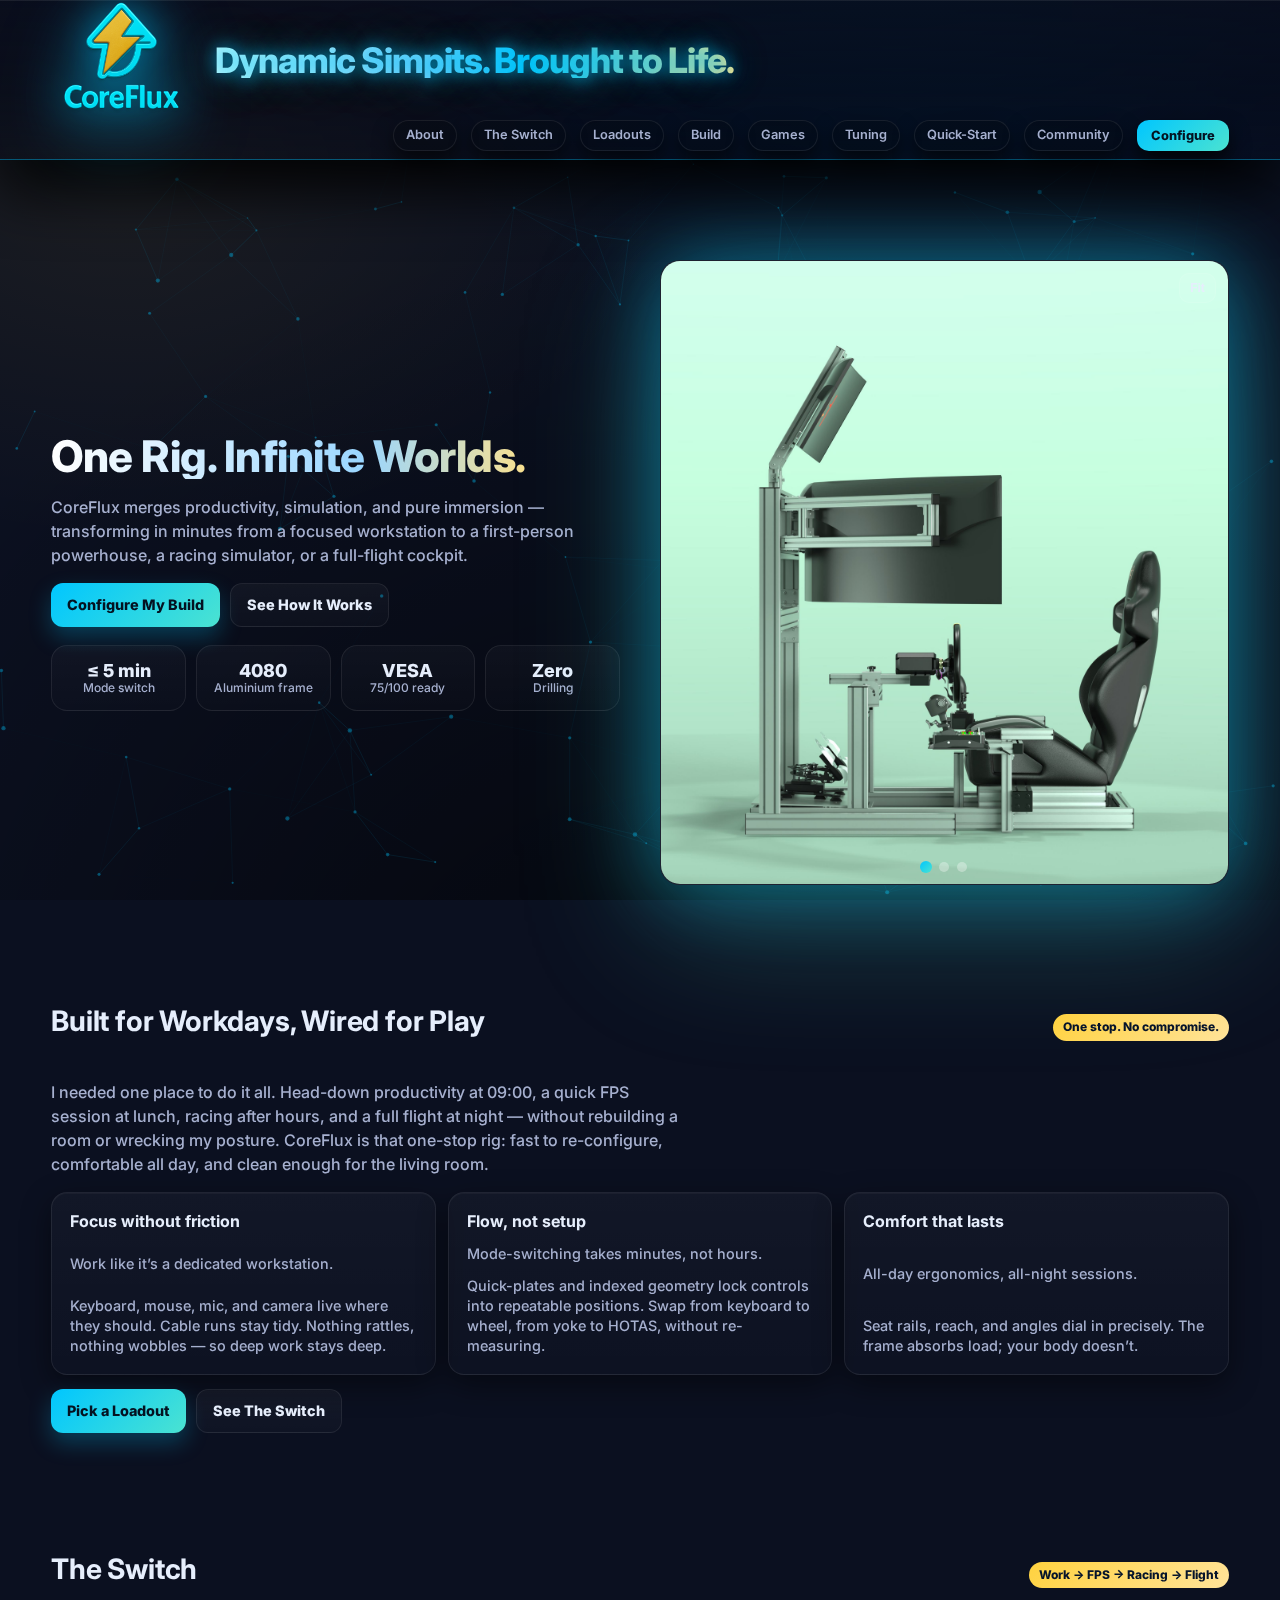
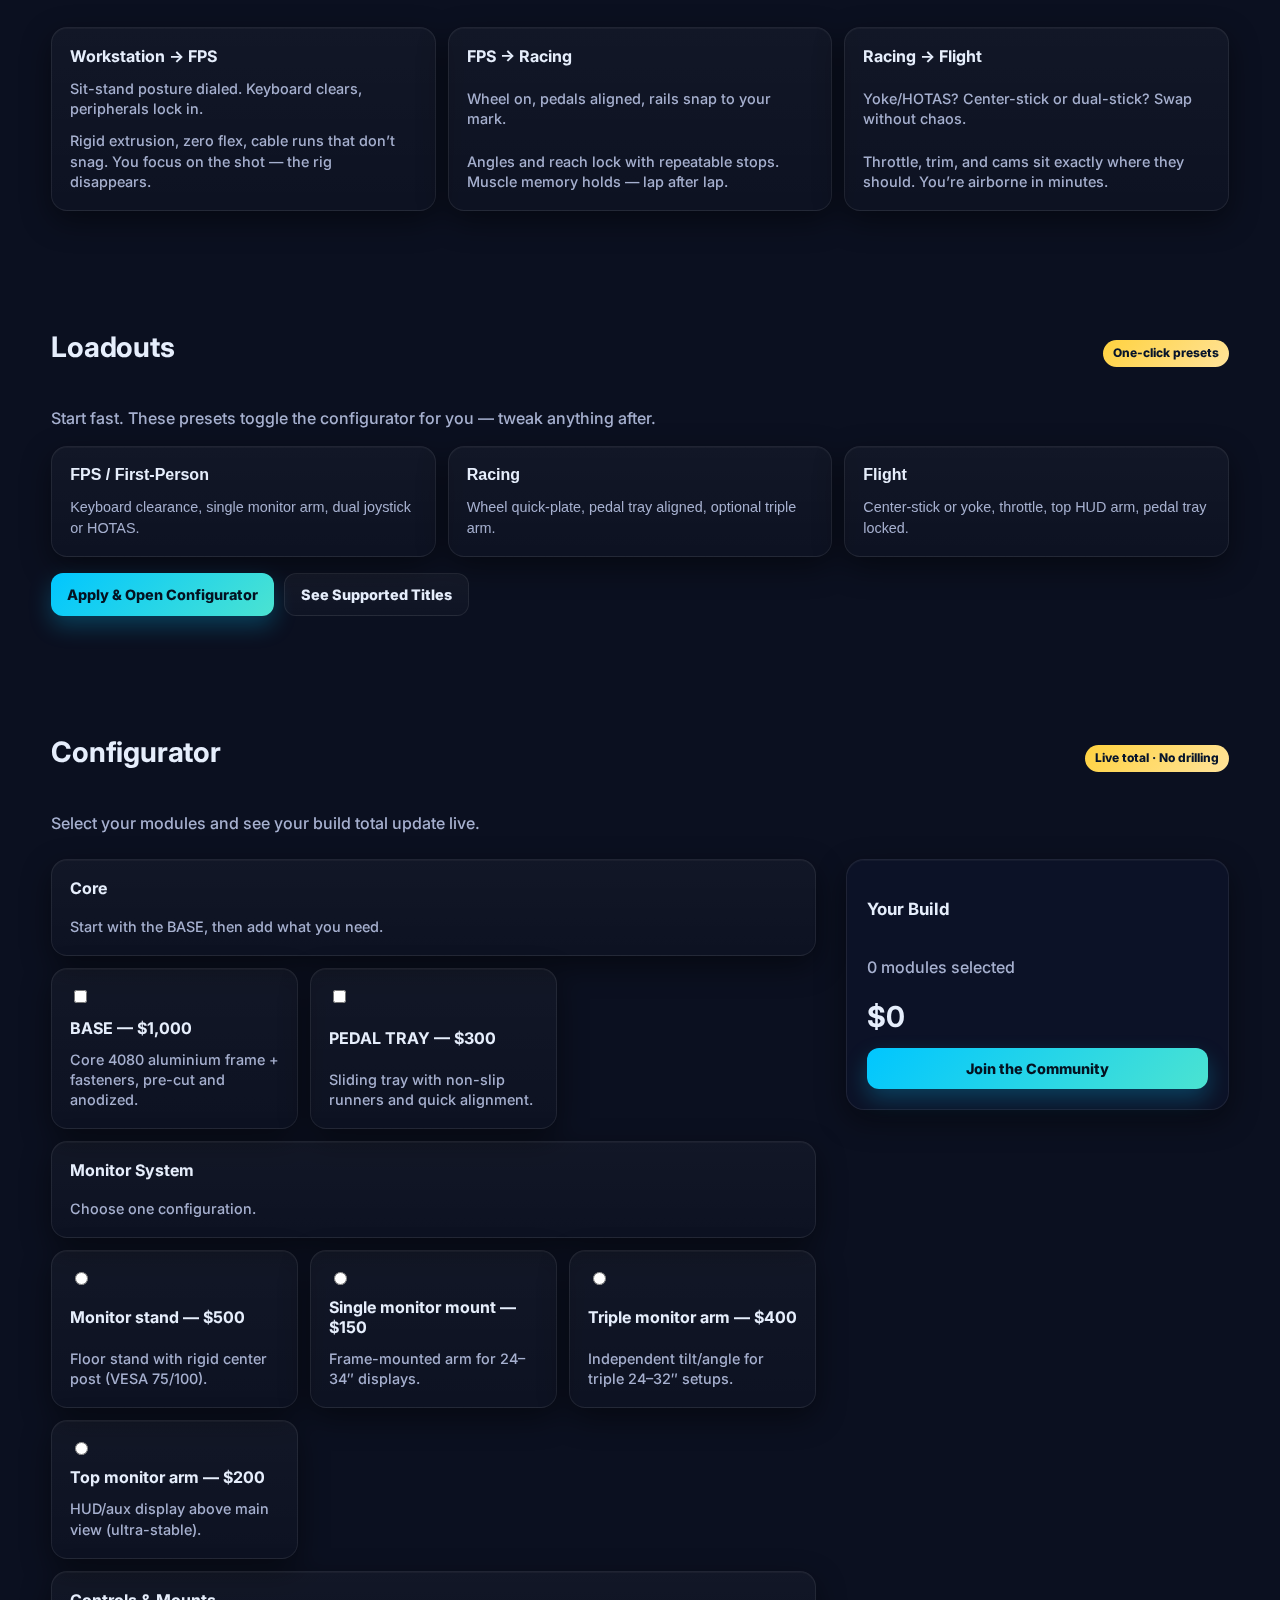
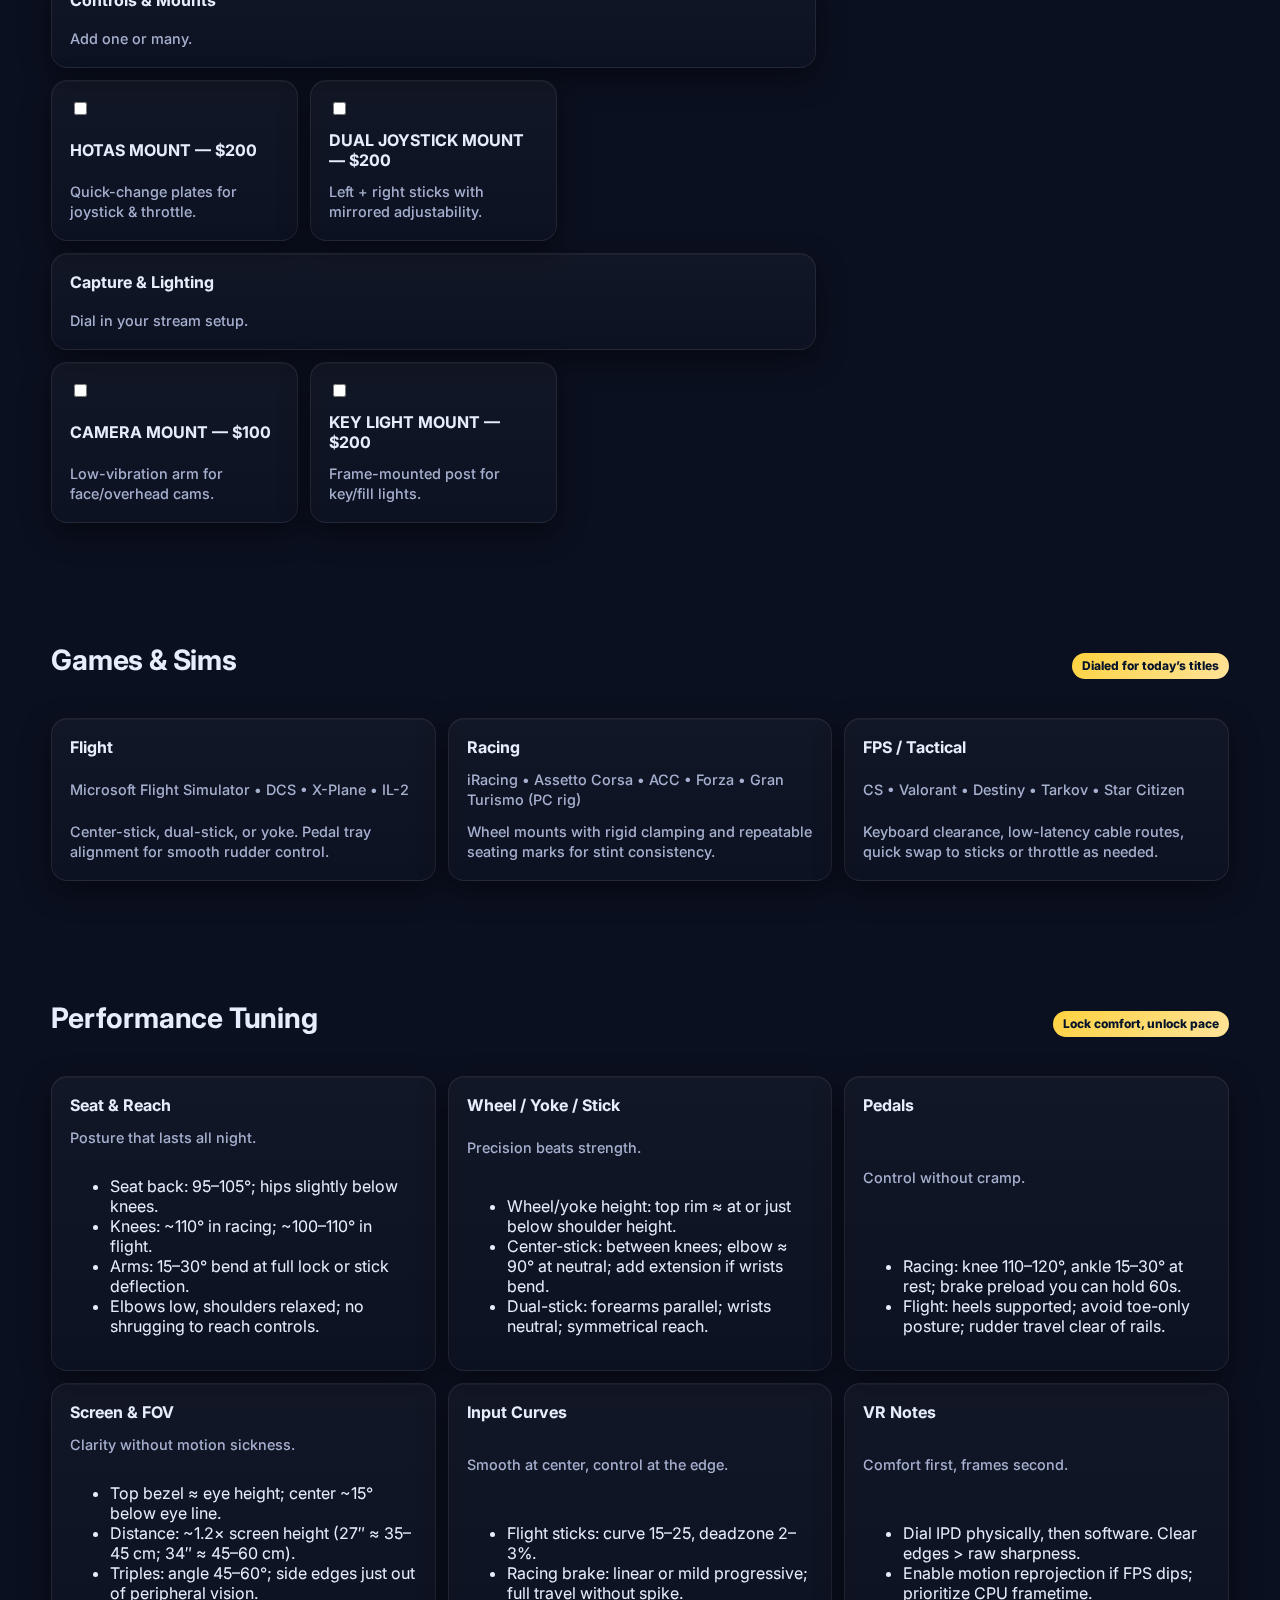
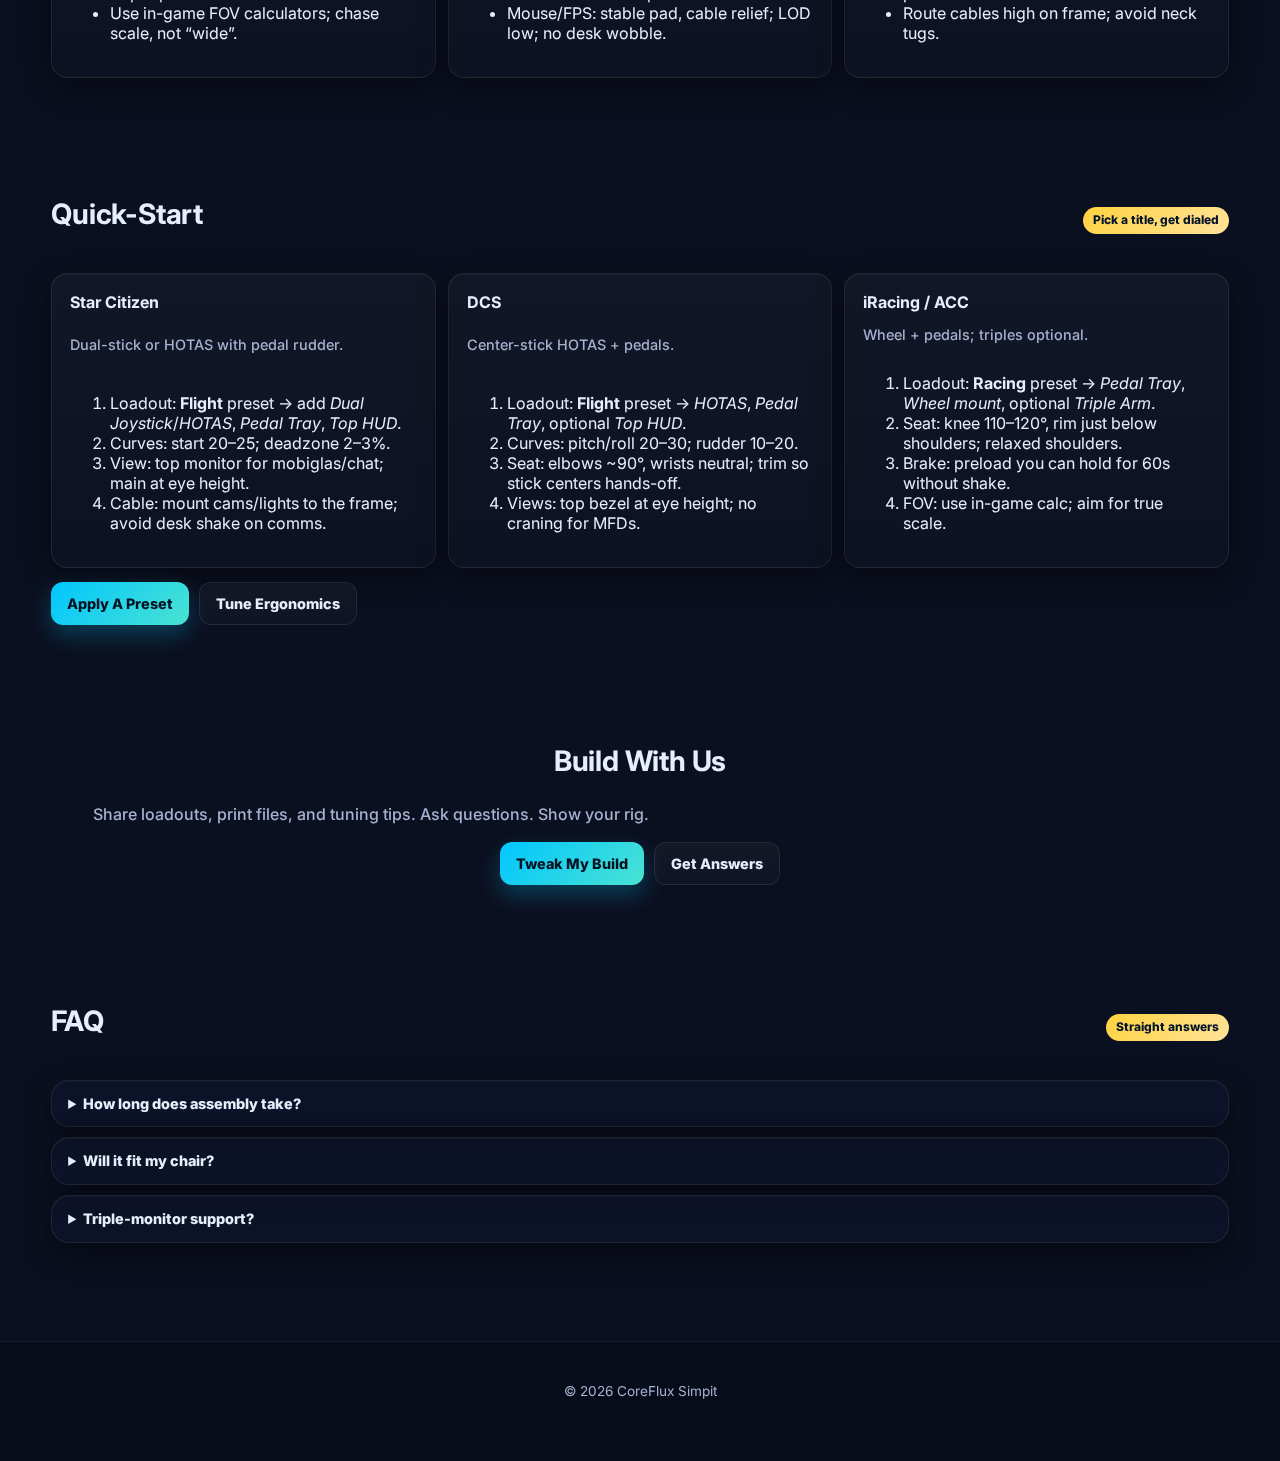
<file: index1.html>
<!DOCTYPE html>
<html lang="en">
<head>
<meta charset="UTF-8" />
<meta name="viewport" content="width=device-width,initial-scale=1" />
<title>CoreFlux Simpit — One Rig. Infinite Worlds.</title>
<meta name="description" content="CoreFlux merges productivity, simulation, and pure immersion — transforming in minutes from a focused workstation to a first-person powerhouse, a racing simulator, or a full flight cockpit." />
<link rel="icon" href="assets/images/coreflux-logo.png" />
<link rel="canonical" href="https://access-mark.github.io/CoreFlux-Simpits/" />
<meta property="og:type" content="website" />
<meta property="og:title" content="CoreFlux Simpit — One Rig. Infinite Worlds." />
<meta property="og:description" content="Transform in minutes from workstation to FPS, racing sim, or flight cockpit. Precision aluminium. No drilling. Living-room ready." />
<meta property="og:image" content="assets/images/frame-left.png" />
<link href="https://fonts.googleapis.com/css2?family=Inter:wght@400;600;700;900&display=swap" rel="stylesheet">

<style>
/* ===== CoreFlux Simpit — Nav v8 Flat Banner + Hover Glow ===== */

/* ---- Tokens ---- */
:root{
  --bg:#0b1020; --bg-2:#0a0f1e; --bg-3:#090e1a;
  --panel:#111831; --panel-2:#0f152b;
  --text:#e6eefc; --muted:#a6b0cf;
  --accent:#00c6ff;
  --accent-2:#ffd23f;
  --border:rgba(255,255,255,.08);
  --blur:14px;
  --shadow:0 10px 30px rgba(0,0,0,.45), inset 0 1px 0 rgba(255,255,255,.04);
  --radius-xl:24px; --radius-lg:18px; --radius-md:14px;
  --logo-h:54px;
  --nav-h:160px;

  --glow-cyan-main: rgba(0,198,255,.45);   /* bright cyan core */
  --glow-cyan-soft: rgba(0,198,255,0);     /* fade out */
  --glow-teal-halo: rgba(75,227,209,.28);  /* softer teal halo */
}

/* ---- Base ---- */
*{box-sizing:border-box}
html,body{height:100%}
body{
  margin:0;
  font-family:Inter,system-ui,-apple-system,Segoe UI,Roboto,Helvetica,Arial;
  color:var(--text);

  background-color:var(--bg);
  background-image:
    radial-gradient(1000px 700px at 70% -10%, rgba(0,198,255,.10) 0%, transparent 60%),
    radial-gradient(900px 600px at 10% 20%, rgba(255,210,63,.07) 0%, transparent 60%),
    radial-gradient(circle at 50% 120%, rgba(0,0,0,.6) 0%, rgba(0,0,0,0) 70%);
  background-repeat:no-repeat;
  background-attachment:fixed;

  overflow-x:hidden;
}
a{color:inherit;text-decoration:none}
img{max-width:100%;display:block}
.wrap{width:min(1200px,92vw);margin:0 auto}
.lede{
  color:var(--muted);
  font-size:clamp(15px,1.25vw,18px);
  line-height:1.5;
  font-weight:500;
  max-width:640px
}
section{
  padding:48px 0;
  position:relative;
  z-index:1
}

/* Global AI particles canvas – fixed brightness */
#aiCanvas{
  position:fixed;
  inset:0;
  z-index:-1;
  pointer-events:none;
  opacity:.55;
  transition:none;
}

/* =========================================================
   NAV (flat banner, glow only on hover of links)
   ========================================================= */
.nav{
  position:sticky;
  top:0;
  z-index:40;
  height:var(--nav-h);

  /* flatter, darker, no cyan halo */
  background:
    linear-gradient(
      to bottom,
      rgba(8,12,26,.8) 0%,
      rgba(5,8,20,.6) 60%,
      rgba(4,6,16,.4) 100%
    );
  backdrop-filter:saturate(140%) blur(var(--blur));

  border-bottom:1px solid rgba(0,198,255,.4);
  box-shadow:
    0 1px 0 rgba(255,255,255,.08) inset,
    0 30px 60px rgba(0,0,0,.9);
}

/* 2-row grid so we can center row 1 vertically */
.nav__inner{
  display:grid;
  grid-template-rows:1fr auto;  /* brand row flexes, links row hugs content */
  height:100%;
  padding:0 0 14px;
}

/* Row 1 = brand block. Vertical center in band */
.nav__top{
  display:flex;
  align-items:center;
  min-height:120px; /* so logo sits middle of 160px header */
  padding-top:8px;
  padding-bottom:8px;
  justify-content:space-between;
  gap:20px;
}

/* brand: logo + tagline */
.brand{
  display:flex;
  align-items:center;
  gap:24px;
  min-width:0;
}

/* bare logo */
.brand__logo-img{
  height:140px;
  width:auto;
  max-height:140px;
  object-fit:contain;
  flex-shrink:0;
  display:block;
  image-rendering:auto;

  filter:
    drop-shadow(0 20px 40px rgba(0,198,255,.4))
    drop-shadow(0 0 20px rgba(0,198,255,.6));
}

/* tagline */
.brand__text{
  display:flex;
  flex-direction:column;
  line-height:1.05;
}
.brand__tagline{
  font-weight:800;
  font-size:2.2rem;
  line-height:1.05;
  letter-spacing:-.03em;
  white-space:nowrap;

  background:linear-gradient(
    90deg,
    #cfffff 0%,
    #7fd3ff 40%,
    #00c6ff 60%,
    #ffe189 100%
  );
  -webkit-background-clip:text;
  background-clip:text;
  color:transparent;

  text-shadow:
    0 0 16px rgba(0,198,255,.7),
    0 0 36px rgba(0,198,255,.45),
    0 0 60px rgba(255,210,63,.28);
}

/* Row 2 = nav links rail */
.nav__links-row{
  display:flex;
  justify-content:flex-end;
  flex-wrap:wrap;
  row-gap:10px;
  column-gap:14px;
  font-size:.8rem;
  line-height:1.2;
  padding:0 0 14px;
  margin-top:0;
}

/* link pills */
.chip{
  padding:6px 12px;
  border:1px solid var(--border);
  border-radius:999px;
  color:var(--muted);
  background:rgba(0,0,0,.2);
  font-weight:600;
  font-size:.8rem;
  line-height:1.2;
  transition:120ms ease;
  box-shadow:0 10px 20px rgba(0,0,0,.6);
}
.chip:hover{
  color:var(--text);
  border-color:rgba(0,198,255,.6);

  /* cyan glow only on hover now */
  box-shadow:
    0 0 16px rgba(0,198,255,.8),
    0 0 48px rgba(0,198,255,.45),
    0 12px 24px rgba(0,198,255,.35);

  text-shadow:0 0 8px rgba(0,198,255,.8);
}

/* CTA */
.cta{
  padding:8px 14px;
  border-radius:12px;
  background:linear-gradient(135deg,var(--accent),#4be3d1);
  color:#041221;
  font-weight:800;
  font-size:.8rem;
  line-height:1.2;
  border:none;
  cursor:pointer;
  box-shadow:
    0 10px 20px rgba(0,0,0,.8);
  transition:120ms ease;
}
.cta:hover{
  box-shadow:
    0 0 16px rgba(0,198,255,.9),
    0 0 60px rgba(0,198,255,.55),
    0 24px 40px rgba(0,198,255,.4);
  text-shadow:0 0 8px rgba(0,0,0,.8);
}

/* =========================================================
   HERO
   ========================================================= */
.hero{
  position:relative;
  padding:100px 0 48px;
  display:grid;
  grid-template-columns:1fr 1fr;
  gap:40px;
  align-items:center;
}
.h1{
  font-size:clamp(32px,3.4vw,56px);
  line-height:1.04;
  margin:0 0 14px;
  letter-spacing:-.5px;
  background:linear-gradient(90deg,#fff,#9ad6ff 55%,#ffe189 85%);
  -webkit-background-clip:text;
  color:transparent;
  font-weight:800;
}

/* Buttons */
.btn{
  display:inline-flex;align-items:center;gap:10px;
  padding:12px 16px;border-radius:12px;
  border:1px solid var(--border);
  font-weight:800;font-size:.9rem;line-height:1.2;
  cursor:pointer
}
.btn--primary,.btn.primary{
  background:linear-gradient(135deg,var(--accent),#4be3d1);
  color:#041221;border:none;
  box-shadow:0 10px 22px rgba(0,198,255,.25)
}
.btn--ghost,.btn.ghost{
  background:linear-gradient(180deg,rgba(255,255,255,.04),rgba(255,255,255,.02));
  color:var(--text)
}

/* Stats */
.statbar{
  display:grid;grid-template-columns:repeat(4,1fr);
  gap:10px;margin-top:18px
}
.stat{
  background:linear-gradient(180deg,rgba(255,255,255,.03),rgba(255,255,255,.01));
  border:1px solid var(--border);border-radius:16px;
  padding:14px;text-align:center
}
.stat .v{font-weight:800;font-size:18px;line-height:1.2;color:var(--text)}
.stat .k{color:var(--muted);font-size:12px;line-height:1.2;font-weight:500}

/* ---- HERO MOCK ---- */
.mock{
  position:relative;
  border:1px solid var(--border);
  border-radius:20px;
  overflow:hidden;
  background:#0b1020;
  height:625px;
  max-height:640px;

  /* cyan / teal glow still on product mock */
  box-shadow:
    0 0 80px rgba(0,198,255,.45),
    0 40px 140px rgba(75,227,209,.28);
}

/* aura behind the mock */
.mock::before{
  content:"";
  position:absolute;
  inset:-40px;
  z-index:-1;
  background:
    radial-gradient(
      circle at 50% 50%,
      var(--glow-cyan-main) 0%,
      rgba(75,227,209,.22) 35%,
      var(--glow-cyan-soft) 70%
    );
  filter:blur(40px);
  pointer-events:none;
}

/* slides */
.mock__slide{
  position:absolute; inset:0; width:100%; height:100%;
  object-fit:cover; opacity:0; transform:scale(1.03);
  transition:opacity 1s ease, transform 9s ease;
}
.mock__slide.active{opacity:1; transform:scale(1.08)}
.mock__nav{
  position:absolute;bottom:12px;left:50%;transform:translateX(-50%);
  display:flex;gap:8px;z-index:2
}
.dot{
  width:10px;height:10px;border-radius:50%;
  background:rgba(255,255,255,.32);
  cursor:pointer;transition:transform .2s,background .2s
}
.dot.active{
  background:linear-gradient(135deg,var(--accent),#4be3d1);
  transform:scale(1.2)
}
.mock__toggle{
  position:absolute;top:12px;right:12px;z-index:2;
  padding:7px 10px;border-radius:10px;
  border:1px solid var(--border);
  background:rgba(255,255,255,.06);backdrop-filter:blur(8px);
  font-weight:900;font-size:12px;line-height:1.2;
  color:var(--text);cursor:pointer;
}
.mock.fit .mock__slide{
  object-fit:contain;transform:scale(1)!important;background:#0b1020
}

/* ---- Sections / Panels ---- */
.section__head{
  display:flex;align-items:baseline;justify-content:space-between;
  flex-wrap:wrap;gap:12px;
  margin-bottom:18px
}
.section__title{
  font-size:clamp(22px,2.2vw,34px);
  letter-spacing:-.2px;
  font-weight:700;
  color:var(--text)
}
.pill{
  font-size:12px;
  color:#06142b;
  background:linear-gradient(135deg,var(--accent-2),#ffe39a);
  border-radius:999px;
  padding:6px 10px;
  font-weight:800;
  line-height:1.2;
}
.panel{
  background:rgba(14,20,42,.66);
  border:1px solid var(--border);
  border-radius:var(--radius-lg);
  box-shadow:var(--shadow);
  padding:12px 16px;
  line-height:1.5;
  color:var(--text);
  font-size:.9rem;
  font-weight:500;
}

/* ---- Build log ---- */
.timeline{display:grid;gap:12px}
.entry{
  display:grid;grid-template-columns:120px 1fr;gap:16px;
  padding:16px;border-radius:var(--radius-md);
  border:1px solid var(--border);
  background:linear-gradient(180deg,rgba(255,255,255,.02),rgba(255,255,255,.01));
  box-shadow:var(--shadow)
}
.entry .t{color:var(--muted);font-weight:700;font-size:.8rem;line-height:1.3}
.entry .b{line-height:1.6;font-size:.9rem;color:var(--text);font-weight:500}

/* ---- Cards ---- */
.cards{
  display:grid;grid-template-columns:repeat(3,1fr);gap:12px
}
.card{
  padding:18px;border-radius:16px;border:1px solid var(--border);
  background:linear-gradient(180deg,rgba(255,255,255,.03),rgba(255,255,255,.01));
  display:flex;flex-direction:column;gap:12px;
  align-items:flex-start;justify-content:space-between;
  box-shadow:var(--shadow);
  min-height:100%;
  color:var(--text);
}
.card h4,.card h3{
  margin:0;
  font-weight:700;
  color:var(--text);
  line-height:1.3;
  font-size:1rem;
}
.card p{
  margin:0;
  color:var(--muted);
  font-size:.9rem;
  line-height:1.4;
  font-weight:500;
}

/* ---- Footer ---- */
footer{
  padding:40px 0 60px;color:var(--muted);
  border-top:1px solid var(--border);background:rgba(6,10,24,.55);
  margin-top:40px;
  font-size:.85rem;
  line-height:1.4;
  text-align:center;
}

/* ---- Responsive ---- */
@media (max-width:1080px){
  .hero{grid-template-columns:1fr}
  .mock{height:480px}
}
@media (max-width:980px){
  .statbar{grid-template-columns:repeat(2,1fr)}
  .cards{grid-template-columns:1fr}
  :root{ --logo-h:46px; }

  .brand{
    gap:16px;
  }
  .brand__logo-img{
    height:110px;
    max-height:110px;
  }
  .brand__tagline{
    font-size:1.8rem;
    line-height:1.1;
    white-space:nowrap;
  }

  .nav__links-row{
    justify-content:flex-start;
    column-gap:10px;
    font-size:.75rem;
  }
  .chip{
    padding:6px 10px;
    font-size:.75rem;
  }
  .cta{
    padding:8px 12px;
    font-size:.75rem;
  }
}
@media (max-width:520px){
  .entry{
    grid-template-columns:1fr;
  }
  .entry .t{order:2}
  .entry .b{order:1}

  .brand{
    flex-direction:column;
    align-items:flex-start;
    gap:8px;
  }
  .brand__logo-img{
    height:90px;
    max-height:90px;
  }
  .brand__tagline{
    font-size:1.4rem;
    line-height:1.15;
    white-space:normal;
  }

  .nav__links-row{
    justify-content:flex-start;
    column-gap:8px;
  }

  :root{ --logo-h:40px; }
}
</style>
</head>

<body>
<canvas id="aiCanvas"></canvas>

<nav class="nav" aria-label="Primary">
  <div class="wrap nav__inner">

    <div class="nav__top">
      <div class="brand" aria-label="CoreFlux">
        <img class="brand__logo-img" src="assets/images/coreflux-logo.png" alt="CoreFlux logo">
        <div class="brand__text">
          <span class="brand__tagline">Dynamic Simpits. Brought to Life.</span>
        </div>
      </div>
    </div>

    <div class="nav__links-row">
      <a class="chip" href="#prologue">About</a>
      <a class="chip" href="#story">The Switch</a>
      <a class="chip" href="#presets">Loadouts</a>
      <a class="chip" href="#configurator">Build</a>
      <a class="chip" href="#games">Games</a>
      <a class="chip" href="#tuning">Tuning</a>
      <a class="chip" href="#quickstart">Quick-Start</a>
      <a class="chip" href="#community">Community</a>
      <a class="cta"  href="#configurator">Configure</a>
    </div>

  </div>
</nav>

<section class="hero wrap">
  <div>
    <h1 class="h1">One Rig. Infinite Worlds.</h1>
    <p class="lede">CoreFlux merges productivity, simulation, and pure immersion — transforming in minutes from a focused workstation to a first-person powerhouse, a racing simulator, or a full-flight cockpit.</p>

    <div style="display:flex;gap:10px;flex-wrap:wrap;margin-top:10px">
      <a href="#configurator" class="btn btn--primary">Configure My Build</a>
      <a href="#story" class="btn btn--ghost">See How It Works</a>
    </div>

    <div class="statbar">
      <div class="stat"><div class="v">≤ 5 min</div><div class="k">Mode switch</div></div>
      <div class="stat"><div class="v">4080</div><div class="k">Aluminium frame</div></div>
      <div class="stat"><div class="v">VESA</div><div class="k">75/100 ready</div></div>
      <div class="stat"><div class="v">Zero</div><div class="k">Drilling</div></div>
    </div>
  </div>

  <div class="mock" id="mock" aria-label="Rig views">
    <button class="mock__toggle" id="fitToggle" type="button" aria-pressed="false">Fit</button>
    <img class="mock__slide active" src="assets/images/frame-left.png"  alt="Rig — left view">
    <img class="mock__slide" src="assets/images/frame-right.png" alt="Rig — right view">
    <img class="mock__slide" src="assets/images/top-view.png" alt="Rig — top view">
    <div class="mock__nav" role="tablist" aria-label="Rig images">
      <span class="dot active" role="tab" aria-selected="true" aria-label="Left view"></span>
      <span class="dot" role="tab" aria-selected="false" aria-label="Right view"></span>
      <span class="dot" role="tab" aria-selected="false" aria-label="Top view"></span>
    </div>
  </div>
</section>

<!-- PROLOGUE -->
<section id="prologue" class="wrap">
  <div class="section__head">
    <h2 class="section__title">Built for Workdays, Wired for Play</h2>
    <span class="pill">One stop. No compromise.</span>
  </div>
  <p class="lede">
    I needed one place to do it all. Head-down productivity at 09:00, a quick FPS session at lunch,
    racing after hours, and a full flight at night — without rebuilding a room or wrecking my posture.
    CoreFlux is that one-stop rig: fast to re-configure, comfortable all day, and clean enough for the living room.
  </p>

  <div class="cards" style="margin-top:16px">
    <article class="card">
      <h3>Focus without friction</h3>
      <p class="lede">Work like it’s a dedicated workstation.</p>
      <p>Keyboard, mouse, mic, and camera live where they should. Cable runs stay tidy. Nothing rattles, nothing wobbles — so deep work stays deep.</p>
    </article>
    <article class="card">
      <h3>Flow, not setup</h3>
      <p class="lede">Mode-switching takes minutes, not hours.</p>
      <p>Quick-plates and indexed geometry lock controls into repeatable positions. Swap from keyboard to wheel, from yoke to HOTAS, without re-measuring.</p>
    </article>
    <article class="card">
      <h3>Comfort that lasts</h3>
      <p class="lede">All-day ergonomics, all-night sessions.</p>
      <p>Seat rails, reach, and angles dial in precisely. The frame absorbs load; your body doesn’t.</p>
    </article>
  </div>

  <div style="display:flex;gap:10px;flex-wrap:wrap;margin-top:14px">
    <a href="#presets" class="btn btn--primary">Pick a Loadout</a>
    <a href="#story" class="btn btn--ghost">See The Switch</a>
  </div>
</section>

<!-- STORY -->
<section id="story" class="wrap">
  <div class="section__head">
    <h2 class="section__title">The Switch</h2>
    <span class="pill">Work → FPS → Racing → Flight</span>
  </div>
  <div class="cards">
    <article class="card">
      <h3>Workstation → FPS</h3>
      <p class="lede">Sit-stand posture dialed. Keyboard clears, peripherals lock in.</p>
      <p>Rigid extrusion, zero flex, cable runs that don’t snag. You focus on the shot — the rig disappears.</p>
    </article>
    <article class="card">
      <h3>FPS → Racing</h3>
      <p class="lede">Wheel on, pedals aligned, rails snap to your mark.</p>
      <p>Angles and reach lock with repeatable stops. Muscle memory holds — lap after lap.</p>
    </article>
    <article class="card">
      <h3>Racing → Flight</h3>
      <p class="lede">Yoke/HOTAS? Center-stick or dual-stick? Swap without chaos.</p>
      <p>Throttle, trim, and cams sit exactly where they should. You’re airborne in minutes.</p>
    </article>
  </div>
</section>

<!-- LOADOUTS -->
<section id="presets" class="wrap">
  <div class="section__head">
    <h2 class="section__title">Loadouts</h2>
    <span class="pill">One-click presets</span>
  </div>
  <p class="lede">Start fast. These presets toggle the configurator for you — tweak anything after.</p>

  <div class="cards" style="margin-top:14px">
    <button class="card" data-preset="fps" style="text-align:left;cursor:pointer">
      <h3>FPS / First-Person</h3>
      <p class="lede">Keyboard clearance, single monitor arm, dual joystick or HOTAS.</p>
    </button>
    <button class="card" data-preset="racing" style="text-align:left;cursor:pointer">
      <h3>Racing</h3>
      <p class="lede">Wheel quick-plate, pedal tray aligned, optional triple arm.</p>
    </button>
    <button class="card" data-preset="flight" style="text-align:left;cursor:pointer">
      <h3>Flight</h3>
      <p class="lede">Center-stick or yoke, throttle, top HUD arm, pedal tray locked.</p>
    </button>
  </div>

  <div style="display:flex;gap:10px;flex-wrap:wrap;margin-top:16px">
    <a href="#configurator" class="btn btn--primary">Apply & Open Configurator</a>
    <a href="#games" class="btn btn--ghost">See Supported Titles</a>
  </div>
</section>

<!-- CONFIGURATOR -->
<section id="configurator" class="wrap">
  <div class="section__head">
    <h2 class="section__title">Configurator</h2>
    <span class="pill">Live total · No drilling</span>
  </div>
  <p class="lede">Select your modules and see your build total update live.</p>

  <div style="display:grid;grid-template-columns:2fr 1fr;gap:30px;align-items:start;margin-top:24px">
    <!-- LEFT: MODULES -->
    <div id="moduleList" class="cards">

      <!-- Core -->
      <div class="card" style="grid-column:1/-1">
        <h3 style="margin:0 0 6px">Core</h3>
        <p class="lede" style="margin:0">Start with the BASE, then add what you need.</p>
      </div>

      <label class="card" data-key="base" style="cursor:pointer">
        <input type="checkbox" data-price="1000" data-label="BASE">
        <strong>BASE — $1,000</strong>
        <p>Core 4080 aluminium frame + fasteners, pre-cut and anodized.</p>
      </label>

      <label class="card" data-key="pedal" style="cursor:pointer">
        <input type="checkbox" data-price="300" data-label="PEDAL TRAY">
        <strong>PEDAL TRAY — $300</strong>
        <p>Sliding tray with non-slip runners and quick alignment.</p>
      </label>

      <!-- Monitor System (choose one) -->
      <div class="card" style="grid-column:1/-1">
        <h3 style="margin:0 0 6px">Monitor System</h3>
        <p class="lede" style="margin:0">Choose one configuration.</p>
      </div>

      <label class="card" data-group="monitor" data-key="stand" style="cursor:pointer">
        <input type="radio" name="monitor" data-price="500" data-label="Monitor Stand">
        <strong>Monitor stand — $500</strong>
        <p>Floor stand with rigid center post (VESA 75/100).</p>
      </label>

      <label class="card" data-group="monitor" data-key="single" style="cursor:pointer">
        <input type="radio" name="monitor" data-price="150" data-label="Single Monitor Mount">
        <strong>Single monitor mount — $150</strong>
        <p>Frame-mounted arm for 24–34″ displays.</p>
      </label>

      <label class="card" data-group="monitor" data-key="triple" style="cursor:pointer">
        <input type="radio" name="monitor" data-price="400" data-label="Triple Monitor Arm">
        <strong>Triple monitor arm — $400</strong>
        <p>Independent tilt/angle for triple 24–32″ setups.</p>
      </label>

      <label class="card" data-group="monitor" data-key="top" style="cursor:pointer">
        <input type="radio" name="monitor" data-price="200" data-label="Top Monitor Arm">
        <strong>Top monitor arm — $200</strong>
        <p>HUD/aux display above main view (ultra-stable).</p>
      </label>

      <!-- Controls & Mounts -->
      <div class="card" style="grid-column:1/-1">
        <h3 style="margin:0 0 6px">Controls & Mounts</h3>
        <p class="lede" style="margin:0">Add one or many.</p>
      </div>

      <label class="card" data-key="hotas" style="cursor:pointer">
        <input type="checkbox" data-price="200" data-label="HOTAS MOUNT">
        <strong>HOTAS MOUNT — $200</strong>
        <p>Quick-change plates for joystick & throttle.</p>
      </label>

      <label class="card" data-key="dual" style="cursor:pointer">
        <input type="checkbox" data-price="200" data-label="DUAL JOYSTICK MOUNT">
        <strong>DUAL JOYSTICK MOUNT — $200</strong>
        <p>Left + right sticks with mirrored adjustability.</p>
      </label>

      <!-- Capture & Lighting -->
      <div class="card" style="grid-column:1/-1">
        <h3 style="margin:0 0 6px">Capture & Lighting</h3>
        <p class="lede" style="margin:0">Dial in your stream setup.</p>
      </div>

      <label class="card" data-key="camera" style="cursor:pointer">
        <input type="checkbox" data-price="100" data-label="CAMERA MOUNT">
        <strong>CAMERA MOUNT — $100</strong>
        <p>Low-vibration arm for face/overhead cams.</p>
      </label>

      <label class="card" data-key="light" style="cursor:pointer">
        <input type="checkbox" data-price="200" data-label="KEY LIGHT MOUNT">
        <strong>KEY LIGHT MOUNT — $200</strong>
        <p>Frame-mounted post for key/fill lights.</p>
      </label>
    </div>

    <!-- RIGHT: SUMMARY -->
    <aside class="panel" style="position:sticky;top:100px;padding:20px">
      <h3>Your Build</h3>
      <ul id="buildLines" style="list-style:none;margin:10px 0 12px;padding:0;max-height:240px;overflow:auto"></ul>
      <p id="selectedCount" class="lede">0 modules selected</p>
      <h2 id="totalPrice" style="margin:10px 0;font-size:1.8rem">$0</h2>
      <a href="#community" class="btn btn--primary" style="width:100%;justify-content:center">Join the Community</a>
    </aside>
  </div>
</section>

<!-- GAMES & SIMS -->
<section id="games" class="wrap">
  <div class="section__head">
    <h2 class="section__title">Games & Sims</h2>
    <span class="pill">Dialed for today’s titles</span>
  </div>
  <div class="cards" style="margin-top:14px">
    <article class="card">
      <h3>Flight</h3>
      <p class="lede">Microsoft Flight Simulator • DCS • X-Plane • IL-2</p>
      <p>Center-stick, dual-stick, or yoke. Pedal tray alignment for smooth rudder control.</p>
    </article>
    <article class="card">
      <h3>Racing</h3>
      <p class="lede">iRacing • Assetto Corsa • ACC • Forza • Gran Turismo (PC rig)</p>
      <p>Wheel mounts with rigid clamping and repeatable seating marks for stint consistency.</p>
    </article>
    <article class="card">
      <h3>FPS / Tactical</h3>
      <p class="lede">CS • Valorant • Destiny • Tarkov • Star Citizen</p>
      <p>Keyboard clearance, low-latency cable routes, quick swap to sticks or throttle as needed.</p>
    </article>
  </div>
</section>

<!-- PERFORMANCE TUNING -->
<section id="tuning" class="wrap">
  <div class="section__head">
    <h2 class="section__title">Performance Tuning</h2>
    <span class="pill">Lock comfort, unlock pace</span>
  </div>
  <div class="cards" style="margin-top:14px">
    <article class="card">
      <h3>Seat & Reach</h3>
      <p class="lede">Posture that lasts all night.</p>
      <ul>
        <li>Seat back: 95–105°; hips slightly below knees.</li>
        <li>Knees: ~110° in racing; ~100–110° in flight.</li>
        <li>Arms: 15–30° bend at full lock or stick deflection.</li>
        <li>Elbows low, shoulders relaxed; no shrugging to reach controls.</li>
      </ul>
    </article>
    <article class="card">
      <h3>Wheel / Yoke / Stick</h3>
      <p class="lede">Precision beats strength.</p>
      <ul>
        <li>Wheel/yoke height: top rim ≈ at or just below shoulder height.</li>
        <li>Center-stick: between knees; elbow ≈ 90° at neutral; add extension if wrists bend.</li>
        <li>Dual-stick: forearms parallel; wrists neutral; symmetrical reach.</li>
      </ul>
    </article>
    <article class="card">
      <h3>Pedals</h3>
      <p class="lede">Control without cramp.</p>
      <ul>
        <li>Racing: knee 110–120°, ankle 15–30° at rest; brake preload you can hold 60s.</li>
        <li>Flight: heels supported; avoid toe-only posture; rudder travel clear of rails.</li>
      </ul>
    </article>
    <article class="card">
      <h3>Screen & FOV</h3>
      <p class="lede">Clarity without motion sickness.</p>
      <ul>
        <li>Top bezel ≈ eye height; center ~15° below eye line.</li>
        <li>Distance: ~1.2× screen height (27″ ≈ 35–45 cm; 34″ ≈ 45–60 cm).</li>
        <li>Triples: angle 45–60°; side edges just out of peripheral vision.</li>
        <li>Use in-game FOV calculators; chase scale, not “wide”.</li>
      </ul>
    </article>
    <article class="card">
      <h3>Input Curves</h3>
      <p class="lede">Smooth at center, control at the edge.</p>
      <ul>
        <li>Flight sticks: curve 15–25, deadzone 2–3%.</li>
        <li>Racing brake: linear or mild progressive; full travel without spike.</li>
        <li>Mouse/FPS: stable pad, cable relief; LOD low; no desk wobble.</li>
      </ul>
    </article>
    <article class="card">
      <h3>VR Notes</h3>
      <p class="lede">Comfort first, frames second.</p>
      <ul>
        <li>Dial IPD physically, then software. Clear edges > raw sharpness.</li>
        <li>Enable motion reprojection if FPS dips; prioritize CPU frametime.</li>
        <li>Route cables high on frame; avoid neck tugs.</li>
      </ul>
    </article>
  </div>
</section>

<!-- QUICK-START -->
<section id="quickstart" class="wrap">
  <div class="section__head">
    <h2 class="section__title">Quick-Start</h2>
    <span class="pill">Pick a title, get dialed</span>
  </div>

  <div class="cards" style="margin-top:14px">
    <article class="card">
      <h3>Star Citizen</h3>
      <p class="lede">Dual-stick or HOTAS with pedal rudder.</p>
      <ol>
        <li>Loadout: <strong>Flight</strong> preset → add <em>Dual Joystick</em>/<em>HOTAS</em>, <em>Pedal Tray</em>, <em>Top HUD</em>.</li>
        <li>Curves: start 20–25; deadzone 2–3%.</li>
        <li>View: top monitor for mobiglas/chat; main at eye height.</li>
        <li>Cable: mount cams/lights to the frame; avoid desk shake on comms.</li>
      </ol>
    </article>

    <article class="card">
      <h3>DCS</h3>
      <p class="lede">Center-stick HOTAS + pedals.</p>
      <ol>
        <li>Loadout: <strong>Flight</strong> preset → <em>HOTAS</em>, <em>Pedal Tray</em>, optional <em>Top HUD</em>.</li>
        <li>Curves: pitch/roll 20–30; rudder 10–20.</li>
        <li>Seat: elbows ~90°, wrists neutral; trim so stick centers hands-off.</li>
        <li>Views: top bezel at eye height; no craning for MFDs.</li>
      </ol>
    </article>

    <article class="card">
      <h3>iRacing / ACC</h3>
      <p class="lede">Wheel + pedals; triples optional.</p>
      <ol>
        <li>Loadout: <strong>Racing</strong> preset → <em>Pedal Tray</em>, <em>Wheel mount</em>, optional <em>Triple Arm</em>.</li>
        <li>Seat: knee 110–120°, rim just below shoulders; relaxed shoulders.</li>
        <li>Brake: preload you can hold for 60s without shake.</li>
        <li>FOV: use in-game calc; aim for true scale.</li>
      </ol>
    </article>
  </div>

  <div style="display:flex;gap:10px;flex-wrap:wrap;margin-top:14px">
    <a href="#presets" class="btn btn--primary">Apply A Preset</a>
    <a href="#tuning" class="btn btn--ghost">Tune Ergonomics</a>
  </div>
</section>

<!-- COMMUNITY -->
<section id="community" class="wrap" style="text-align:center">
  <h2 class="section__title">Build With Us</h2>
  <p class="lede">Share loadouts, print files, and tuning tips. Ask questions. Show your rig.</p>
  <div style="display:flex;gap:10px;justify-content:center;margin-top:12px;flex-wrap:wrap">
    <a href="#configurator" class="btn btn--primary">Tweak My Build</a>
    <a href="#faq" class="btn btn--ghost">Get Answers</a>
  </div>
</section>

<!-- FAQ -->
<section id="faq" class="wrap">
  <div class="section__head">
    <h2 class="section__title">FAQ</h2>
    <span class="pill">Straight answers</span>
  </div>
  <details class="panel" style="margin:10px 0;">
    <summary style="font-weight:800;cursor:pointer;">How long does assembly take?</summary>
    <p>About 2 hours with a hex set. Modules click in — no drilling.</p>
  </details>
  <details class="panel" style="margin:10px 0;">
    <summary style="font-weight:800;cursor:pointer;">Will it fit my chair?</summary>
    <p>Standard office/recliner shells fit the rails; bucket seats need side mounts.</p>
  </details>
  <details class="panel" style="margin:10px 0;">
    <summary style="font-weight:800;cursor:pointer;">Triple-monitor support?</summary>
    <p>Yes. Use the display module with the triple-arm kit. VESA 75/100.</p>
  </details>
</section>

<footer>© <span id="year"></span> CoreFlux Simpit</footer>

<!-- ======================= SCRIPTS ======================= -->
<script>
// Footer year
document.getElementById('year').textContent = new Date().getFullYear();

/* ---------- Hero Carousel (auto-rotate + dots + fit/fill) ---------- */
document.addEventListener('DOMContentLoaded', ()=>{
  const slides=[...document.querySelectorAll('.mock__slide')];
  const dots=[...document.querySelectorAll('.dot')];
  const mock=document.getElementById('mock');
  const fitBtn=document.getElementById('fitToggle');
  let i=0,timer;

  function show(n){
    i=(n+slides.length)%slides.length;
    slides.forEach((s,k)=>s.classList.toggle('active',k===i));
    dots.forEach((d,k)=>d.classList.toggle('active',k===i));
  }
  function play(){ timer=setInterval(()=>show(i+1), 5200); }
  function stop(){ clearInterval(timer); }

  dots.forEach((d,idx)=>d.addEventListener('click',()=>{ stop(); show(idx); play(); }));
  if (mock) {
    mock.addEventListener('mouseenter',stop);
    mock.addEventListener('mouseleave',play);
  }
  if (fitBtn && mock){
    fitBtn.addEventListener('click',()=>{
      mock.classList.toggle('fit');
      const pressed = mock.classList.contains('fit');
      fitBtn.textContent = pressed ? 'Fill' : 'Fit';
      fitBtn.setAttribute('aria-pressed', String(pressed));
    });
  }

  show(0); play();
});

/* ---------- Configurator (parse visible $price; sync data-price) ---------- */
(function(){
  const root = document.getElementById('moduleList');
  if(!root) return;

  const totalEl = document.getElementById('totalPrice');
  const countEl = document.getElementById('selectedCount');
  const linesEl = document.getElementById('buildLines');

  const radioGroups = Array.from(
    new Set([...root.querySelectorAll('input[type="radio"][name]')].map(i=>i.name))
  );

  function parsePriceFromCard(input){
    const card = input.closest('.card') || input.parentElement;
    if(!card) return 0;
    const strong = card.querySelector('strong');
    const src = (strong ? strong.textContent : card.textContent) || '';
    const matches = [...src.matchAll(/\$\s*([\d][\d,\s]*(?:\.\d+)?)/g)];
    if(!matches.length) return 0;
    const raw = matches[matches.length - 1][1].replace(/[,\s]/g,'');
    const n = Number(raw);
    return isNaN(n) ? 0 : n;
  }

  function resolveLabel(input){
    if (input.dataset.label) return input.dataset.label;
    const card = input.closest('.card') || input.parentElement;
    const strong = card ? card.querySelector('strong') : null;
    if (strong) return strong.textContent.replace(/\s*[–—-]\s*\$.*$/,'').trim();
    return input.name || 'Item';
  }

  function getSelectedRadios(){
    const sel=[];
    for(const g of radioGroups){
      const r = root.querySelector(`input[type="radio"][name="${g}"]:checked`);
      if(r) sel.push(r);
    }
    return sel;
  }

  function update(){
    let total = 0;
    const picked = [];

    root.querySelectorAll('input[type="checkbox"]').forEach(ch=>{
      if(ch.checked){
        const price = parsePriceFromCard(ch);
        total += price;
        picked.push(`${resolveLabel(ch)} — $${price}`);
      }
    });

    getSelectedRadios().forEach(r=>{
      const price = parsePriceFromCard(r);
      total += price;
      picked.push(`${resolveLabel(r)} — $${price}`);
    });

    if(linesEl) linesEl.innerHTML = picked.map(t=>`<li style="padding:6px 0;border-bottom:1px solid var(--border)">${t}</li>`).join('');
    if(countEl) countEl.textContent = `${picked.length} module${picked.length===1?'':'s'} selected`;
    if(totalEl) totalEl.textContent = `$${total}`;
  }

  // card-wide click
  root.querySelectorAll('.card').forEach(card=>{
    const input = card.querySelector('input');
    if(!input) return;
    card.addEventListener('click',(e)=>{
      if(e.target === input) return;
      if(input.type==='checkbox'){ input.checked = !input.checked; input.dispatchEvent(new Event('change',{bubbles:true})); }
      if(input.type==='radio'){ input.checked = true; input.dispatchEvent(new Event('change',{bubbles:true})); }
    });
  });

  // changes
  root.querySelectorAll('input').forEach(i=> i.addEventListener('change', update));

  // sync data-* once to what's visible
  (function syncOnce(){
    root.querySelectorAll('input').forEach(i=>{
      const p = parsePriceFromCard(i);
      if(p>0) i.dataset.price = String(p);
      if(!i.dataset.label) i.dataset.label = resolveLabel(i);
    });
  })();

  update();
})();  /* CLOSES Configurator IIFE */

/* ---------- Presets: one-click loadouts ---------- */
(function(){
  const presetBtns = document.querySelectorAll('[data-preset]');
  const root = document.getElementById('moduleList');
  if(!presetBtns.length || !root) return;

  const byKey = k => root.querySelector(`[data-key="${k}"] input`);
  const check = (inp, v=true) => { if(inp){ inp.checked = v; inp.dispatchEvent(new Event('change',{bubbles:true})); } };
  const chooseRadio = k => { const i = byKey(k); if(i && i.type==='radio'){ i.checked = true; i.dispatchEvent(new Event('change',{bubbles:true})); } };

  function clearAll(){
    root.querySelectorAll('input[type="checkbox"]').forEach(i=>{ i.checked=false; i.dispatchEvent(new Event('change',{bubbles:true})); });
    root.querySelectorAll('input[type="radio"]').forEach(i=>{ i.checked=false; i.dispatchEvent(new Event('change',{bubbles:true})); });
  }

  const apply = (name)=>{
    clearAll();
    check(byKey('base'), true); // base always on

    if(name==='fps'){
      chooseRadio('single');
      check(byKey('dual'), true);
      check(byKey('camera'), true);
    }
    if(name==='racing'){
      chooseRadio('triple');
      check(byKey('pedal'), true);
      check(byKey('camera'), true);
    }
    if(name==='flight'){
      chooseRadio('top');
      check(byKey('pedal'), true);
      check(byKey('hotas'), true);
      check(byKey('camera'), true);
      check(byKey('light'), true);
    }
    document.querySelector('#configurator').scrollIntoView({behavior:'smooth', block:'start'});
  };

  presetBtns.forEach(btn=> btn.addEventListener('click',()=> apply(btn.dataset.preset)));
})();

/* ---------- Full-page AI Particle Network (fixed brightness) ---------- */
(function(){
  const c = document.getElementById('aiCanvas');
  if(!c) return;
  const ctx = c.getContext('2d');

  let w, h, pts = [];
  const DENSITY = 0.00012;
  const LINK_DIST = 140;
  const MAX_LINKS = 3;

  function resize(){
    w = c.width = window.innerWidth;
    h = c.height = window.innerHeight;
    const count = Math.max(90, Math.floor(w*h*DENSITY));
    pts = Array.from({length:count},()=>({
      x: Math.random()*w,
      y: Math.random()*h,
      vx: (Math.random()-.5)*0.35,
      vy: (Math.random()-.5)*0.35,
      r: Math.random()*1.6 + 0.7
    }));
  }
  resize();
  window.addEventListener('resize', resize);

  let pmx = 0, pmy = 0;
  window.addEventListener('pointermove', e=>{
    pmx = (e.clientX - w/2) * 0.02;
    pmy = (e.clientY - h/2) * 0.02;
  });

  function tick(){
    ctx.clearRect(0,0,w,h);

    // lock brightness
    c.style.opacity = '0.55';

    // move
    for(const p of pts){
      p.x += p.vx; p.y += p.vy;
      if(p.x<0||p.x>w) p.vx*=-1;
      if(p.y<0||p.y>h) p.vy*=-1;
    }

    // links
    for(let i=0;i<pts.length;i++){
      const a = pts[i]; let links = 0;
      for(let j=i+1;j<pts.length;j++){
        const b = pts[j];
        const dx = a.x - b.x, dy = a.y - b.y, d2 = dx*dx + dy*dy;
        if(d2 < LINK_DIST*LINK_DIST){
          const d = Math.sqrt(d2);
          const alpha = 1 - d / LINK_DIST;
          ctx.globalAlpha = alpha * 0.25;
          ctx.beginPath();
          ctx.moveTo(a.x+pmx*alpha, a.y+pmy*alpha);
          ctx.lineTo(b.x+pmx*alpha, b.y+pmy*alpha);
          ctx.strokeStyle = 'rgba(0,198,255,1)';
          ctx.lineWidth = 1;
          ctx.stroke();
          if(++links >= MAX_LINKS) break;
        }
      }
    }
    ctx.globalAlpha = 1;

    // dots w/ glow
    for(const p of pts){
      const gx = p.x + pmx*0.3, gy = p.y + pmy*0.3;
      const g = ctx.createRadialGradient(gx,gy,0, gx,gy, p.r*6);
      g.addColorStop(0,'rgba(0,198,255,.75)');
      g.addColorStop(0.7,'rgba(0,198,255,.12)');
      g.addColorStop(1,'rgba(255,210,63,0)');
      ctx.fillStyle = g;
      ctx.beginPath();
      ctx.arc(p.x,p.y,p.r,0,Math.PI*2);
      ctx.fill();
    }
    requestAnimationFrame(tick);
  }
  requestAnimationFrame(tick);
})();
</script>

</body>
</html>
</file>
